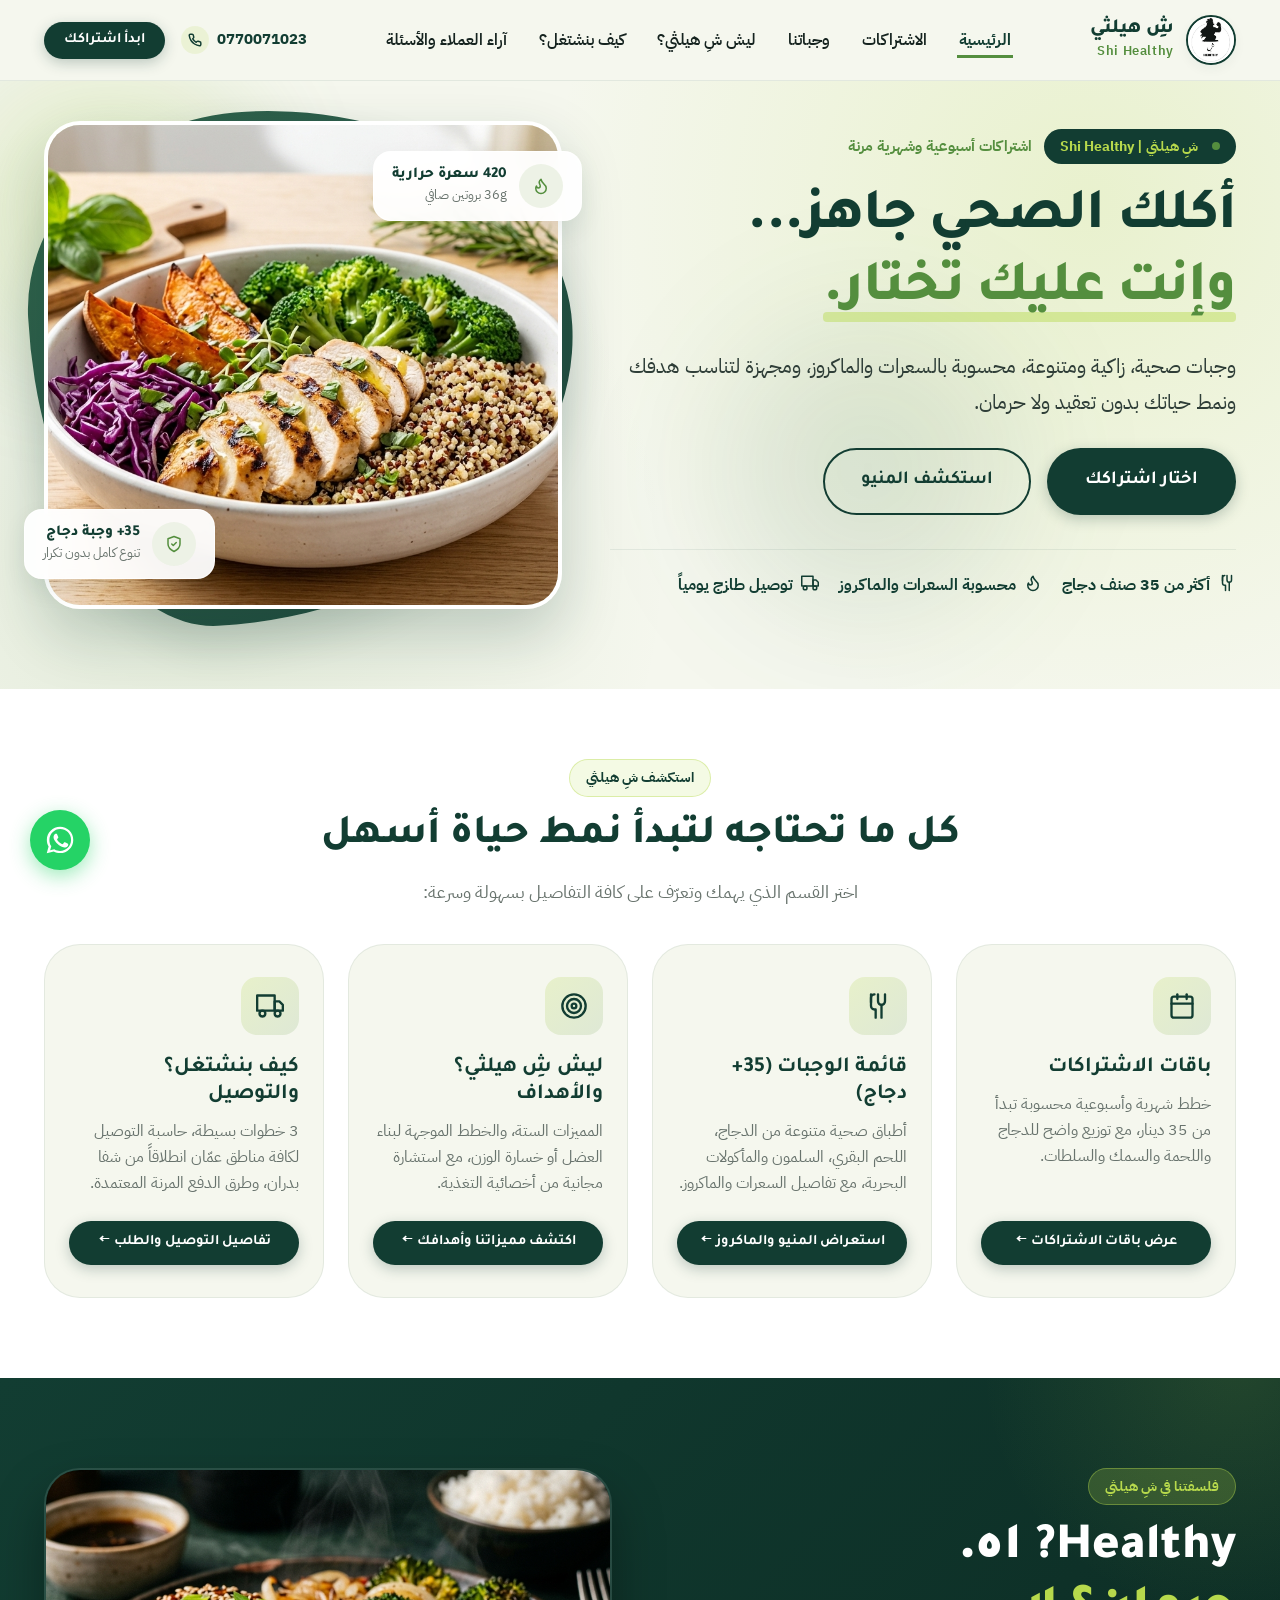
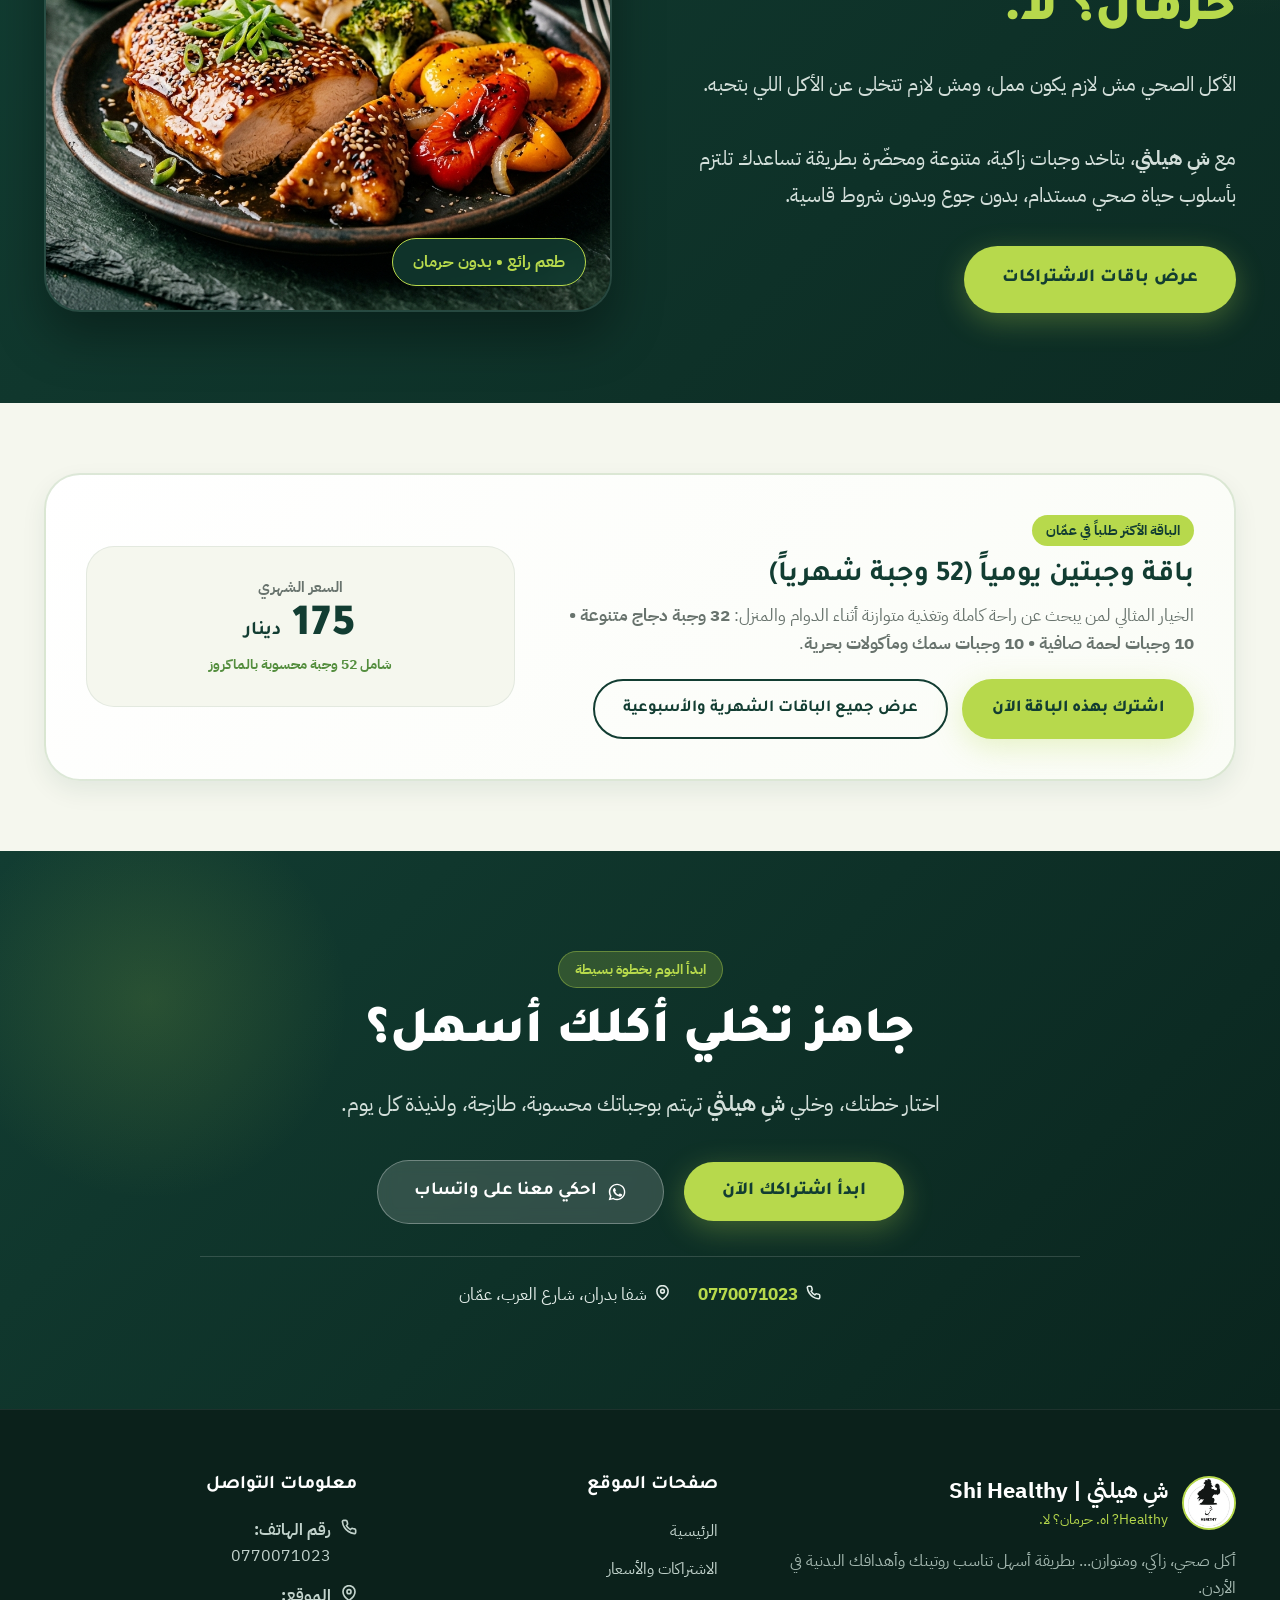
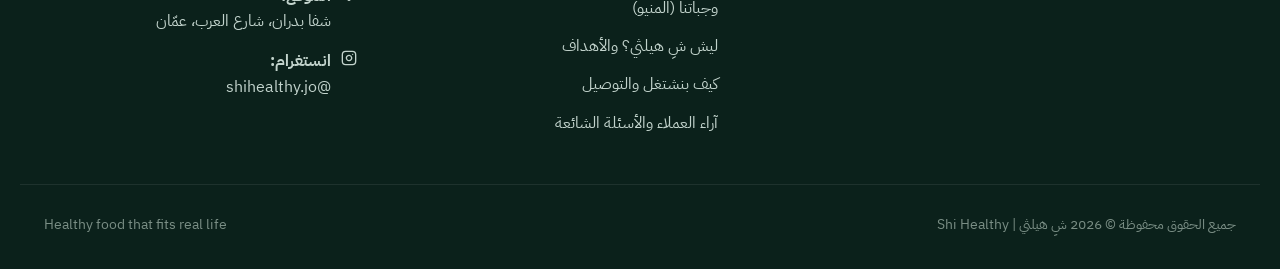
<file: index.html>
<!DOCTYPE html>
<html lang="ar" dir="rtl">
<head>
  <meta charset="UTF-8">
  <meta name="viewport" content="width=device-width, initial-scale=1.0">
  <title>شِ هيلثي | Shi Healthy - اشتراكات وجبات صحية في الأردن</title>
  <meta name="description" content="وجبات صحية، زاكية ومتنوعة محسوبة بالسعرات والماكروز في الأردن. شِ هيلثي توفر لك اشتراكات شهرية وأسبوعية تريحك من التفكير اليومي في الأكل. Healthy? اه. حرمان؟ لا.">
  <meta name="theme-color" content="#123D32">
  <meta property="og:title" content="شِ هيلثي | Shi Healthy - اشتراكات وجبات صحية في عمّان">
  <meta property="og:description" content="أكلك الصحي جاهز وإنت عليك تختار. وجبات صحية، زاكية ومتنوعة، محسوبة بالسعرات والماكروز. شفا بدران، شارع العرب.">
  <meta property="og:image" content="assets/images/hero_dish.jpg">
  <meta property="og:type" content="website">

  <!-- Google Fonts: IBM Plex Sans Arabic & Tajawal -->
  <link rel="preconnect" href="https://fonts.googleapis.com">
  <link rel="preconnect" href="https://fonts.gstatic.com" crossorigin>
  <link href="https://fonts.googleapis.com/css2?family=IBM+Plex+Sans+Arabic:wght@300;400;500;600;700;800&family=Tajawal:wght@400;500;700;800;900&display=swap" rel="stylesheet">

  <link rel="stylesheet" href="index.css">
  <link rel="icon" type="image/png" href="assets/images/shi_healthy_logo.png">
</head>
<body>

  <!-- ==========================================================================
       Sticky Header Navigation
       ========================================================================== -->
  <header class="site-header" id="site-header">
    <div class="container navbar">
      <!-- Right: Brand Logo & Title -->
      <a href="index.html" class="nav-brand" id="brand-logo-link" aria-label="شِ هيلثي الرئيسية">
        <img src="assets/images/shi_healthy_logo.png" alt="شعار شِ هيلثي" class="nav-logo-img" width="50" height="50">
        <div class="nav-brand-text">
          <span class="brand-arabic">شِ هيلثي</span>
          <span class="brand-english">Shi Healthy</span>
        </div>
      </a>

      <!-- Center: Navigation Links -->
      <nav class="desktop-nav" aria-label="القائمة الرئيسية">
        <ul class="nav-links">
          <li><a href="index.html" class="active" id="nav-link-home">الرئيسية</a></li>
          <li><a href="subscriptions.html" id="nav-link-subs">الاشتراكات</a></li>
          <li><a href="meals.html" id="nav-link-meals">وجباتنا</a></li>
          <li><a href="why-us.html" id="nav-link-why">ليش شِ هيلثي؟</a></li>
          <li><a href="how-it-works.html" id="nav-link-how">كيف بنشتغل؟</a></li>
          <li><a href="reviews-faq.html" id="nav-link-reviews">آراء العملاء والأسئلة</a></li>
        </ul>
      </nav>

      <!-- Left: Contact & Primary CTA -->
      <!-- Left: Contact & Primary CTA (Desktop) -->
      <div class="nav-actions">
        <a href="tel:0770071023" class="nav-phone" title="اتصل بنا مباشرة" id="header-phone-link">
          <span class="nav-phone-icon">
            <svg width="14" height="14" viewBox="0 0 24 24" fill="none" stroke="currentColor" stroke-width="2.5" stroke-linecap="round" stroke-linejoin="round"><path d="M22 16.92v3a2 2 0 0 1-2.18 2 19.79 19.79 0 0 1-8.63-3.07 19.5 19.5 0 0 1-6-6 19.79 19.79 0 0 1-3.07-8.67A2 2 0 0 1 4.11 2h3a2 2 0 0 1 2 1.72 12.84 12.84 0 0 0 .7 2.81 2 2 0 0 1-.45 2.11L8.09 9.91a16 16 0 0 0 6 6l1.27-1.27a2 2 0 0 1 2.11-.45 12.84 12.84 0 0 0 2.81.7A2 2 0 0 1 22 16.92z"></path></svg>
          </span>
          <span>0770071023</span>
        </a>
        <button class="btn btn-primary btn-sm trigger-subscription-flow" data-plan-id="plan-m-2" id="header-cta-btn">
          ابدأ اشتراكك
        </button>
      </div>

      <!-- Mobile Top Actions: Quick WhatsApp + Hamburger Button -->
      <div class="mobile-header-actions">
        <a href="https://wa.me/962770071023?text=%D9%85%D8%B1%D8%AD%D8%A8%D8%A7%D9%8B%20%D8%B4%D9%90%20%D9%87%D9%8A%D9%84%D8%AB%D9%8A" class="mobile-quick-wa" aria-label="تواصل واتساب" target="_blank" rel="noopener">
          <svg width="20" height="20" viewBox="0 0 24 24" fill="currentColor"><path d="M12.04 2C6.58 2 2.13 6.45 2.13 11.91C2.13 13.66 2.59 15.36 3.45 16.86L2.05 22L7.3 20.62C8.75 21.41 10.38 21.83 12.04 21.83C17.5 21.83 21.95 17.38 21.95 11.92C21.95 9.27 20.92 6.78 19.05 4.91C17.18 3.03 14.69 2 12.04 2ZM12.05 3.67C14.25 3.67 16.31 4.53 17.87 6.09C19.42 7.65 20.28 9.72 20.28 11.92C20.28 16.46 16.58 20.16 12.04 20.16C10.61 20.16 9.22 19.78 8.01 19.07L7.72 18.9L4.62 19.71L5.45 16.69L5.26 16.38C4.47 15.13 4.05 13.54 4.05 11.91C4.05 7.37 7.75 3.67 12.05 3.67ZM8.84 7.33C8.65 7.33 8.35 7.4 8.1 7.67C7.85 7.94 7.15 8.6 7.15 9.94C7.15 11.28 8.13 12.57 8.27 12.75C8.41 12.94 10.19 15.69 12.92 16.86C15.18 17.84 15.65 17.64 16.14 17.6C16.64 17.55 17.75 16.94 17.98 16.3C18.21 15.65 18.21 15.1 18.14 14.98C18.07 14.87 17.88 14.8 17.6 14.66C17.32 14.52 15.96 13.85 15.71 13.76C15.45 13.67 15.27 13.62 15.08 13.9C14.9 14.18 14.38 14.8 14.22 14.98C14.06 15.17 13.9 15.19 13.62 15.05C13.35 14.91 12.45 14.61 11.39 13.67C10.57 12.94 10.01 12.03 9.87 11.79C9.73 11.54 9.85 11.41 9.99 11.27C10.12 11.14 10.27 10.94 10.41 10.78C10.55 10.62 10.6 10.5 10.69 10.32C10.78 10.13 10.74 9.97 10.67 9.83C10.6 9.69 10.05 8.34 9.82 7.78C9.6 7.24 9.37 7.31 9.2 7.31L8.84 7.33Z"/></svg>
        </a>
        <button class="hamburger-btn" id="hamburger-menu-btn" aria-label="فتح القائمة">
          <svg width="24" height="24" viewBox="0 0 24 24" fill="none" stroke="currentColor" stroke-width="2.5" stroke-linecap="round" stroke-linejoin="round">
            <line x1="3" y1="12" x2="21" y2="12"></line>
            <line x1="3" y1="6" x2="21" y2="6"></line>
            <line x1="3" y1="18" x2="21" y2="18"></line>
          </svg>
        </button>
      </div>
    </div>
  </header>

  <!-- Mobile Drawer Menu (Native App Style) -->
  <div class="mobile-nav" id="mobile-drawer-nav" aria-hidden="true">
    <div class="mobile-nav-panel">
      <div class="mobile-nav-header">
        <a href="index.html" class="nav-brand">
          <img src="assets/images/shi_healthy_logo.png" alt="شِ هيلثي" class="nav-logo-img" width="42" height="42">
          <div class="nav-brand-text">
            <span class="brand-arabic">شِ هيلثي</span>
            <span class="brand-english">Shi Healthy</span>
          </div>
        </a>
        <button class="mobile-close-btn" id="mobile-drawer-close" aria-label="إغلاق القائمة">
          <svg width="20" height="20" viewBox="0 0 24 24" fill="none" stroke="currentColor" stroke-width="2.5" stroke-linecap="round" stroke-linejoin="round">
            <line x1="18" y1="6" x2="6" y2="18"></line>
            <line x1="6" y1="6" x2="18" y2="18"></line>
          </svg>
        </button>
      </div>

      <div class="mobile-nav-tagline">
        <span class="mobile-nav-tagline-dot"></span>
        <span>وجبات صحية طازجة ومحسوبة يومياً في عمّان</span>
      </div>

      <ul class="mobile-links">
        <li>
          <a href="index.html" class="active">
            <span class="mobile-link-inner">
              <span class="mobile-link-icon">
                <svg width="18" height="18" viewBox="0 0 24 24" fill="none" stroke="currentColor" stroke-width="2" stroke-linecap="round" stroke-linejoin="round"><path d="M3 9l9-7 9 7v11a2 2 0 0 1-2 2H5a2 2 0 0 1-2-2z"></path><polyline points="9 22 9 12 15 12 15 22"></polyline></svg>
              </span>
              <span>الرئيسية</span>
            </span>
            <span class="mobile-link-arrow">‹</span>
          </a>
        </li>
        <li>
          <a href="subscriptions.html">
            <span class="mobile-link-inner">
              <span class="mobile-link-icon">
                <svg width="18" height="18" viewBox="0 0 24 24" fill="none" stroke="currentColor" stroke-width="2" stroke-linecap="round" stroke-linejoin="round"><rect x="3" y="4" width="18" height="18" rx="2" ry="2"></rect><line x1="16" y1="2" x2="16" y2="6"></line><line x1="8" y1="2" x2="8" y2="6"></line><line x1="3" y1="10" x2="21" y2="10"></line></svg>
              </span>
              <span>باقات الاشتراكات والأسعار</span>
            </span>
            <span class="mobile-link-arrow">‹</span>
          </a>
        </li>
        <li>
          <a href="meals.html">
            <span class="mobile-link-inner">
              <span class="mobile-link-icon">
                <svg width="18" height="18" viewBox="0 0 24 24" fill="none" stroke="currentColor" stroke-width="2" stroke-linecap="round" stroke-linejoin="round"><path d="M18 2v6a3 3 0 0 1-3 3 3 3 0 0 1-3-3V2"></path><path d="M15 11v11"></path><path d="M6 2v10a3 3 0 0 0 3 3h1v7"></path><path d="M9 2a3 3 0 0 0-3 3v4"></path></svg>
              </span>
              <span>قائمة الوجبات (المنيو)</span>
            </span>
            <span class="mobile-link-arrow">‹</span>
          </a>
        </li>
        <li>
          <a href="why-us.html">
            <span class="mobile-link-inner">
              <span class="mobile-link-icon">
                <svg width="18" height="18" viewBox="0 0 24 24" fill="none" stroke="currentColor" stroke-width="2" stroke-linecap="round" stroke-linejoin="round"><circle cx="12" cy="12" r="10"></circle><circle cx="12" cy="12" r="6"></circle><circle cx="12" cy="12" r="2"></circle></svg>
              </span>
              <span>ليش شِ هيلثي؟ والأهداف</span>
            </span>
            <span class="mobile-link-arrow">‹</span>
          </a>
        </li>
        <li>
          <a href="how-it-works.html">
            <span class="mobile-link-inner">
              <span class="mobile-link-icon">
                <svg width="18" height="18" viewBox="0 0 24 24" fill="none" stroke="currentColor" stroke-width="2" stroke-linecap="round" stroke-linejoin="round"><rect x="1" y="3" width="15" height="13"></rect><polygon points="16 8 20 8 23 11 23 16 16 16 16 8"></polygon><circle cx="5.5" cy="18.5" r="2.5"></circle><circle cx="18.5" cy="18.5" r="2.5"></circle></svg>
              </span>
              <span>كيف بنشتغل والتوصيل</span>
            </span>
            <span class="mobile-link-arrow">‹</span>
          </a>
        </li>
        <li>
          <a href="reviews-faq.html">
            <span class="mobile-link-inner">
              <span class="mobile-link-icon">
                <svg width="18" height="18" viewBox="0 0 24 24" fill="none" stroke="currentColor" stroke-width="2" stroke-linecap="round" stroke-linejoin="round"><path d="M21 15a2 2 0 0 1-2 2H7l-4 4V5a2 2 0 0 1 2-2h14a2 2 0 0 1 2 2z"></path></svg>
              </span>
              <span>آراء العملاء والأسئلة الشائعة</span>
            </span>
            <span class="mobile-link-arrow">‹</span>
          </a>
        </li>
      </ul>

      <div class="mobile-nav-footer">
        <button class="btn btn-primary trigger-subscription-flow" data-plan-id="plan-m-2">
          ابدأ اشتراكك الآن
        </button>
        <a href="https://wa.me/962770071023?text=%D9%85%D8%B1%D8%AD%D8%A8%D8%A7%D9%8B%20%D8%B4%D9%90%20%D9%87%D9%8A%D9%84%D8%AB%D9%8A%D8%8C%20%D8%A3%D9%88%D8%AF%20%D8%A7%D9%84%D8%A7%D8%B3%D8%AA%D9%81%D8%B3%D8%A7%D8%B1%20%D8%B9%D9%86%20%D8%A7%D9%84%D8%A7%D8%B4%D8%AA%D8%B1%D8%A7%D9%83%D8%A7%D8%AA" target="_blank" rel="noopener" class="btn btn-lime">
          <svg width="18" height="18" viewBox="0 0 24 24" fill="currentColor"><path d="M12.04 2C6.58 2 2.13 6.45 2.13 11.91C2.13 13.66 2.59 15.36 3.45 16.86L2.05 22L7.3 20.62C8.75 21.41 10.38 21.83 12.04 21.83C17.5 21.83 21.95 17.38 21.95 11.92C21.95 9.27 20.92 6.78 19.05 4.91C17.18 3.03 14.69 2 12.04 2ZM12.05 3.67C14.25 3.67 16.31 4.53 17.87 6.09C19.42 7.65 20.28 9.72 20.28 11.92C20.28 16.46 16.58 20.16 12.04 20.16C10.61 20.16 9.22 19.78 8.01 19.07L7.72 18.9L4.62 19.71L5.45 16.69L5.26 16.38C4.47 15.13 4.05 13.54 4.05 11.91C4.05 7.37 7.75 3.67 12.05 3.67ZM8.84 7.33C8.65 7.33 8.35 7.4 8.1 7.67C7.85 7.94 7.15 8.6 7.15 9.94C7.15 11.28 8.13 12.57 8.27 12.75C8.41 12.94 10.19 15.69 12.92 16.86C15.18 17.84 15.65 17.64 16.14 17.6C16.64 17.55 17.75 16.94 17.98 16.3C18.21 15.65 18.21 15.1 18.14 14.98C18.07 14.87 17.88 14.8 17.6 14.66C17.32 14.52 15.96 13.85 15.71 13.76C15.45 13.67 15.27 13.62 15.08 13.9C14.9 14.18 14.38 14.8 14.22 14.98C14.06 15.17 13.9 15.19 13.62 15.05C13.35 14.91 12.45 14.61 11.39 13.67C10.57 12.94 10.01 12.03 9.87 11.79C9.73 11.54 9.85 11.41 9.99 11.27C10.12 11.14 10.27 10.94 10.41 10.78C10.55 10.62 10.6 10.5 10.69 10.32C10.78 10.13 10.74 9.97 10.67 9.83C10.6 9.69 10.05 8.34 9.82 7.78C9.6 7.24 9.37 7.31 9.2 7.31L8.84 7.33Z"/></svg>
          تواصل واتساب مباشرة
        </a>
        <div class="mobile-nav-contact-hint">
          شفا بدران، شارع العرب • 0770071023
        </div>
      </div>
    </div>
  </div>

  <main>
    <!-- ==========================================================================
         Hero Section (Focused & Punchy)
         ========================================================================== -->
    <section class="hero-section" id="hero">
      <div class="hero-shape-blob-1"></div>
      <div class="hero-shape-blob-2"></div>
      
      <div class="container hero-grid">
        <!-- Content Column -->
        <div class="hero-content">
          <div class="hero-badge-wrap">
            <span class="hero-badge">
              <span class="badge-dot"></span> شِ هيلثي | Shi Healthy
            </span>
            <span class="hero-trust-tag">اشتراكات أسبوعية وشهرية مرنة</span>
          </div>

          <h1 class="hero-headline">
            أكلك الصحي جاهز...<br>
            <span class="highlight-lime">وإنت عليك تختار.</span>
          </h1>

          <p class="hero-subheadline">
            وجبات صحية، زاكية ومتنوعة، محسوبة بالسعرات والماكروز، ومجهزة لتناسب هدفك ونمط حياتك بدون تعقيد ولا حرمان.
          </p>

          <div class="hero-cta-group">
            <a href="subscriptions.html" class="btn btn-primary btn-lg" id="hero-primary-cta">
              اختار اشتراكك
            </a>
            <a href="meals.html" class="btn btn-secondary btn-lg" id="hero-secondary-cta">
              استكشف المنيو
            </a>
          </div>

          <!-- 3 Small Benefits Under CTAs -->
          <div class="hero-benefits">
            <div class="hero-benefit-item">
              <span class="icon">
                <svg width="18" height="18" viewBox="0 0 24 24" fill="none" stroke="currentColor" stroke-width="2" stroke-linecap="round" stroke-linejoin="round"><path d="M18 2v6a3 3 0 0 1-3 3 3 3 0 0 1-3-3V2"></path><path d="M15 11v11"></path><path d="M6 2v10a3 3 0 0 0 3 3h1v7"></path><path d="M9 2a3 3 0 0 0-3 3v4"></path></svg>
              </span>
              <span>أكثر من 35 صنف دجاج</span>
            </div>
            <div class="hero-benefit-item">
              <span class="icon">
                <svg width="18" height="18" viewBox="0 0 24 24" fill="none" stroke="currentColor" stroke-width="2" stroke-linecap="round" stroke-linejoin="round"><path d="M8.5 14.5A2.5 2.5 0 0 0 11 12c0-1.38-.5-2-1-3-1.072-2.143-.224-4.054 2-6 .5 2.5 2 4.9 4 6.5 2 1.6 3 3.5 3 5.5a7 7 0 1 1-14 0c0-1.153.433-2.294 1-3a2.5 2.5 0 0 0 2.5 2.5z"></path></svg>
              </span>
              <span>محسوبة السعرات والماكروز</span>
            </div>
            <div class="hero-benefit-item">
              <span class="icon">
                <svg width="18" height="18" viewBox="0 0 24 24" fill="none" stroke="currentColor" stroke-width="2" stroke-linecap="round" stroke-linejoin="round"><rect x="1" y="3" width="15" height="13"></rect><polygon points="16 8 20 8 23 11 23 16 16 16 16 8"></polygon><circle cx="5.5" cy="18.5" r="2.5"></circle><circle cx="18.5" cy="18.5" r="2.5"></circle></svg>
              </span>
              <span>توصيل طازج يومياً</span>
            </div>
          </div>
        </div>

        <!-- Visual Photography Column (40-50% dominant) -->
        <div class="hero-visual-wrapper">
          <div class="hero-organic-bg"></div>
          
          <div class="hero-image-card">
            <img src="assets/images/hero_dish.jpg" alt="طبق دجاج مشوي صحي مع كينوا وخضار مشوية من شِ هيلثي" width="620" height="480" loading="eager">
          </div>

          <!-- Floating Micro Badges -->
          <div class="hero-floating-badge hero-badge-left">
            <div class="badge-icon-box">
              <svg width="18" height="18" viewBox="0 0 24 24" fill="none" stroke="currentColor" stroke-width="2" stroke-linecap="round" stroke-linejoin="round"><path d="M8.5 14.5A2.5 2.5 0 0 0 11 12c0-1.38-.5-2-1-3-1.072-2.143-.224-4.054 2-6 .5 2.5 2 4.9 4 6.5 2 1.6 3 3.5 3 5.5a7 7 0 1 1-14 0c0-1.153.433-2.294 1-3a2.5 2.5 0 0 0 2.5 2.5z"></path></svg>
            </div>
            <div class="badge-text-box">
              <h4>420 سعرة حرارية</h4>
              <p>36g بروتين صافي</p>
            </div>
          </div>

          <div class="hero-floating-badge hero-badge-right">
            <div class="badge-icon-box">
              <svg width="18" height="18" viewBox="0 0 24 24" fill="none" stroke="currentColor" stroke-width="2" stroke-linecap="round" stroke-linejoin="round"><path d="M12 22s8-4 8-10V5l-8-3-8 3v7c0 6 8 10 8 10z"></path><path d="m9 12 2 2 4-4"></path></svg>
            </div>
            <div class="badge-text-box">
              <h4>35+ وجبة دجاج</h4>
              <p>تنوع كامل بدون تكرار</p>
            </div>
          </div>
        </div>
      </div>
    </section>

    <!-- ==========================================================================
         Sections Gateway (Fast Navigation to Subpages)
         ========================================================================== -->
    <section class="sections-gateway">
      <div class="container">
        <div class="section-header text-center" style="margin-bottom: 24px;">
          <span class="section-tag">استكشف شِ هيلثي</span>
          <h2>كل ما تحتاجه لتبدأ نمط حياة أسهل</h2>
          <p>اختر القسم الذي يهمك وتعرّف على كافة التفاصيل بسهولة وسرعة:</p>
        </div>

        <div class="sections-gateway-grid">
          <!-- Gateway 1: Subscriptions -->
          <div class="gateway-card">
            <div>
              <div class="gateway-icon">
                <svg width="26" height="26" viewBox="0 0 24 24" fill="none" stroke="currentColor" stroke-width="2" stroke-linecap="round" stroke-linejoin="round"><rect x="3" y="4" width="18" height="18" rx="2" ry="2"></rect><line x1="16" y1="2" x2="16" y2="6"></line><line x1="8" y1="2" x2="8" y2="6"></line><line x1="3" y1="10" x2="21" y2="10"></line></svg>
              </div>
              <h3>باقات الاشتراكات</h3>
              <p>خطط شهرية وأسبوعية محسوبة تبدأ من 35 دينار، مع توزيع واضح للدجاج واللحمة والسمك والسلطات.</p>
            </div>
            <a href="subscriptions.html" class="btn btn-primary btn-sm">عرض باقات الاشتراكات ←</a>
          </div>

          <!-- Gateway 2: Meals / Menu -->
          <div class="gateway-card">
            <div>
              <div class="gateway-icon">
                <svg width="26" height="26" viewBox="0 0 24 24" fill="none" stroke="currentColor" stroke-width="2" stroke-linecap="round" stroke-linejoin="round"><path d="M18 2v6a3 3 0 0 1-3 3 3 3 0 0 1-3-3V2"></path><path d="M15 11v11"></path><path d="M6 2v10a3 3 0 0 0 3 3h1v7"></path><path d="M9 2a3 3 0 0 0-3 3v4"></path></svg>
              </div>
              <h3>قائمة الوجبات (35+ دجاج)</h3>
              <p>أطباق صحية متنوعة من الدجاج، اللحم البقري، السلمون والمأكولات البحرية، مع تفاصيل السعرات والماكروز.</p>
            </div>
            <a href="meals.html" class="btn btn-primary btn-sm">استعراض المنيو والماكروز ←</a>
          </div>

          <!-- Gateway 3: Why Us & Goals -->
          <div class="gateway-card">
            <div>
              <div class="gateway-icon">
                <svg width="26" height="26" viewBox="0 0 24 24" fill="none" stroke="currentColor" stroke-width="2" stroke-linecap="round" stroke-linejoin="round"><circle cx="12" cy="12" r="10"></circle><circle cx="12" cy="12" r="6"></circle><circle cx="12" cy="12" r="2"></circle></svg>
              </div>
              <h3>ليش شِ هيلثي؟ والأهداف</h3>
              <p>المميزات الستة، والخطط الموجهة لبناء العضل أو خسارة الوزن، مع استشارة مجانية من أخصائية التغذية.</p>
            </div>
            <a href="why-us.html" class="btn btn-primary btn-sm">اكتشف مميزاتنا وأهدافك ←</a>
          </div>

          <!-- Gateway 4: How it Works & Delivery -->
          <div class="gateway-card">
            <div>
              <div class="gateway-icon">
                <svg width="26" height="26" viewBox="0 0 24 24" fill="none" stroke="currentColor" stroke-width="2" stroke-linecap="round" stroke-linejoin="round"><rect x="1" y="3" width="15" height="13"></rect><polygon points="16 8 20 8 23 11 23 16 16 16 16 8"></polygon><circle cx="5.5" cy="18.5" r="2.5"></circle><circle cx="18.5" cy="18.5" r="2.5"></circle></svg>
              </div>
              <h3>كيف بنشتغل؟ والتوصيل</h3>
              <p>3 خطوات بسيطة، حاسبة التوصيل لكافة مناطق عمّان انطلاقاً من شفا بدران، وطرق الدفع المرنة المعتمدة.</p>
            </div>
            <a href="how-it-works.html" class="btn btn-primary btn-sm">تفاصيل التوصيل والطلب ←</a>
          </div>
        </div>
      </div>
    </section>

    <!-- ==========================================================================
         Core Brand Message ("Healthy? اه. حرمان؟ لا.")
         ========================================================================== -->
    <section class="brand-message-section" id="brand-message">
      <div class="container message-grid">
        <div class="message-content">
          <span class="section-tag" style="background: rgba(183, 217, 76, 0.2); color: var(--lime-accent); border-color: rgba(183, 217, 76, 0.4);">
            فلسفتنا في شِ هيلثي
          </span>
          <h2>
            Healthy? اه.<br>
            <span class="lime-word">حرمان؟ لا.</span>
          </h2>
          <p>
            الأكل الصحي مش لازم يكون ممل، ومش لازم تتخلى عن الأكل اللي بتحبه.<br><br>
            مع <strong>شِ هيلثي</strong>، بتاخد وجبات زاكية، متنوعة ومحضّرة بطريقة تساعدك تلتزم بأسلوب حياة صحي مستدام، بدون جوع وبدون شروط قاسية.
          </p>
          <a href="subscriptions.html" class="btn btn-lime btn-lg">
            عرض باقات الاشتراكات
          </a>
        </div>

        <div class="message-image-wrap">
          <img src="assets/images/food_experience.jpg" alt="وجبة دجاج ترياكي صحية زاكية وغنية بالنكهات" width="600" height="440" loading="lazy">
          <div class="message-badge-tag">طعم رائع • بدون حرمان</div>
        </div>
      </div>
    </section>

    <!-- ==========================================================================
         Featured Plan Highlight (The Most Popular Plan)
         ========================================================================== -->
    <section class="featured-plan-section">
      <div class="container">
        <div class="featured-plan-box">
          <div class="featured-plan-info">
            <span class="featured-plan-badge">الباقة الأكثر طلباً في عمّان</span>
            <h3>باقة وجبتين يومياً (52 وجبة شهرياً)</h3>
            <p>
              الخيار المثالي لمن يبحث عن راحة كاملة وتغذية متوازنة أثناء الدوام والمنزل:
              <strong>32 وجبة دجاج متنوعة • 10 وجبات لحمة صافية • 10 وجبات سمك ومأكولات بحرية</strong>.
            </p>
            <div style="margin-top: 20px; display: flex; gap: 14px; flex-wrap: wrap;">
              <button class="btn btn-lime trigger-subscription-flow" data-plan-id="plan-m-2">
                اشترك بهذه الباقة الآن
              </button>
              <a href="subscriptions.html" class="btn btn-secondary">
                عرض جميع الباقات الشهرية والأسبوعية
              </a>
            </div>
          </div>

          <div class="featured-plan-pricing">
            <span style="font-size: 0.95rem; font-weight: 700; color: var(--text-muted); display: block; margin-bottom: 6px;">السعر الشهري</span>
            <div class="price-main">175 <span style="font-size: 1.2rem; font-weight: 700;">دينار</span></div>
            <span style="font-size: 0.88rem; color: var(--fresh-green); font-weight: 700;">شامل 52 وجبة محسوبة بالماكروز</span>
          </div>
        </div>
      </div>
    </section>

    <!-- ==========================================================================
         Final Conversion CTA Section
         ========================================================================== -->
    <section class="final-cta-section" id="final-cta">
      <div class="container">
        <div class="final-cta-card">
          <span class="section-tag" style="background: rgba(183, 217, 76, 0.2); color: var(--lime-accent); border-color: rgba(183, 217, 76, 0.4);">
            ابدأ اليوم بخطوة بسيطة
          </span>
          <h2>جاهز تخلي أكلك أسهل؟</h2>
          <p>اختار خطتك، وخلي <strong>شِ هيلثي</strong> تهتم بوجباتك محسوبة، طازجة، ولذيذة كل يوم.</p>

          <div class="final-cta-buttons">
            <button class="btn btn-lime btn-lg trigger-subscription-flow" data-plan-id="plan-m-2" id="final-start-cta">
              ابدأ اشتراكك الآن
            </button>
            <a href="https://wa.me/962770071023?text=%D9%85%D8%B1%D8%AD%D8%A8%D8%A7%D9%8B%20%D8%B4%D9%90%20%D9%87%D9%8A%D9%84%D8%AB%D9%8A%D8%8C%20%D8%A3%D9%88%D8%AF%20%D8%A7%D9%84%D8%A7%D8%B3%D8%AA%D9%81%D8%B3%D8%A7%D8%B1%20%D8%B9%D9%86%20%D8%A7%D9%84%D8%A7%D8%B4%D8%AA%D8%B1%D8%A7%D9%83%D8%A7%D8%AA" target="_blank" class="btn btn-ghost-white btn-lg" id="final-whatsapp-cta">
              <svg width="20" height="20" viewBox="0 0 24 24" fill="currentColor"><path d="M12.04 2C6.58 2 2.13 6.45 2.13 11.91C2.13 13.66 2.59 15.36 3.45 16.86L2.05 22L7.3 20.62C8.75 21.41 10.38 21.83 12.04 21.83C17.5 21.83 21.95 17.38 21.95 11.92C21.95 9.27 20.92 6.78 19.05 4.91C17.18 3.03 14.69 2 12.04 2ZM12.05 3.67C14.25 3.67 16.31 4.53 17.87 6.09C19.42 7.65 20.28 9.72 20.28 11.92C20.28 16.46 16.58 20.16 12.04 20.16C10.61 20.16 9.22 19.78 8.01 19.07L7.72 18.9L4.62 19.71L5.45 16.69L5.26 16.38C4.47 15.13 4.05 13.54 4.05 11.91C4.05 7.37 7.75 3.67 12.05 3.67ZM8.84 7.33C8.65 7.33 8.35 7.4 8.1 7.67C7.85 7.94 7.15 8.6 7.15 9.94C7.15 11.28 8.13 12.57 8.27 12.75C8.41 12.94 10.19 15.69 12.92 16.86C15.18 17.84 15.65 17.64 16.14 17.6C16.64 17.55 17.75 16.94 17.98 16.3C18.21 15.65 18.21 15.1 18.14 14.98C18.07 14.87 17.88 14.8 17.6 14.66C17.32 14.52 15.96 13.85 15.71 13.76C15.45 13.67 15.27 13.62 15.08 13.9C14.9 14.18 14.38 14.8 14.22 14.98C14.06 15.17 13.9 15.19 13.62 15.05C13.35 14.91 12.45 14.61 11.39 13.67C10.57 12.94 10.01 12.03 9.87 11.79C9.73 11.54 9.85 11.41 9.99 11.27C10.12 11.14 10.27 10.94 10.41 10.78C10.55 10.62 10.6 10.5 10.69 10.32C10.78 10.13 10.74 9.97 10.67 9.83C10.6 9.69 10.05 8.34 9.82 7.78C9.6 7.24 9.37 7.31 9.2 7.31L8.84 7.33Z"/></svg>
              احكي معنا على واتساب
            </a>
          </div>

          <div class="final-contact-row">
            <div class="final-contact-item">
              <span>
                <svg width="15" height="15" viewBox="0 0 24 24" fill="none" stroke="currentColor" stroke-width="2.5" stroke-linecap="round" stroke-linejoin="round"><path d="M22 16.92v3a2 2 0 0 1-2.18 2 19.79 19.79 0 0 1-8.63-3.07 19.5 19.5 0 0 1-6-6 19.79 19.79 0 0 1-3.07-8.67A2 2 0 0 1 4.11 2h3a2 2 0 0 1 2 1.72 12.84 12.84 0 0 0 .7 2.81 2 2 0 0 1-.45 2.11L8.09 9.91a16 16 0 0 0 6 6l1.27-1.27a2 2 0 0 1 2.11-.45 12.84 12.84 0 0 0 2.81.7A2 2 0 0 1 22 16.92z"></path></svg>
              </span>
              <a href="tel:0770071023">0770071023</a>
            </div>
            <div class="final-contact-item">
              <span>
                <svg width="15" height="15" viewBox="0 0 24 24" fill="none" stroke="currentColor" stroke-width="2.5" stroke-linecap="round" stroke-linejoin="round"><path d="M21 10c0 7-9 13-9 13s-9-6-9-13a9 9 0 0 1 18 0z"></path><circle cx="12" cy="10" r="3"></circle></svg>
              </span>
              <span>شفا بدران، شارع العرب، عمّان</span>
            </div>
          </div>
        </div>
      </div>
    </section>
  </main>

  <!-- ==========================================================================
       Footer
       ========================================================================== -->
  <footer class="site-footer">
    <div class="container footer-grid">
      <!-- Col 1: Brand Info -->
      <div class="footer-brand">
        <div class="footer-logo-row">
          <img src="assets/images/shi_healthy_logo.png" alt="شِ هيلثي" class="footer-logo-img">
          <div>
            <div class="footer-brand-title">شِ هيلثي | Shi Healthy</div>
            <div style="font-size: 0.85rem; color: var(--lime-accent);">Healthy? اه. حرمان؟ لا.</div>
          </div>
        </div>
        <p class="footer-brand-desc">
          أكل صحي، زاكي، ومتوازن... بطريقة أسهل تناسب روتينك وأهدافك البدنية في الأردن.
        </p>
      </div>

      <!-- Col 2: Navigation Links -->
      <div class="footer-col">
        <h4>صفحات الموقع</h4>
        <ul class="footer-links-list">
          <li><a href="index.html">الرئيسية</a></li>
          <li><a href="subscriptions.html">الاشتراكات والأسعار</a></li>
          <li><a href="meals.html">وجباتنا (المنيو)</a></li>
          <li><a href="why-us.html">ليش شِ هيلثي؟ والأهداف</a></li>
          <li><a href="how-it-works.html">كيف بنشتغل والتوصيل</a></li>
          <li><a href="reviews-faq.html">آراء العملاء والأسئلة الشائعة</a></li>
        </ul>
      </div>

      <!-- Col 3: Contact Info -->
      <div class="footer-col">
        <h4>معلومات التواصل</h4>
        <div class="footer-contact-info">
          <div class="footer-contact-row">
            <span>
              <svg width="16" height="16" viewBox="0 0 24 24" fill="none" stroke="currentColor" stroke-width="2.5" stroke-linecap="round" stroke-linejoin="round"><path d="M22 16.92v3a2 2 0 0 1-2.18 2 19.79 19.79 0 0 1-8.63-3.07 19.5 19.5 0 0 1-6-6 19.79 19.79 0 0 1-3.07-8.67A2 2 0 0 1 4.11 2h3a2 2 0 0 1 2 1.72 12.84 12.84 0 0 0 .7 2.81 2 2 0 0 1-.45 2.11L8.09 9.91a16 16 0 0 0 6 6l1.27-1.27a2 2 0 0 1 2.11-.45 12.84 12.84 0 0 0 2.81.7A2 2 0 0 1 22 16.92z"></path></svg>
            </span>
            <div>
              <strong>رقم الهاتف:</strong><br>
              <a href="tel:0770071023" style="direction: ltr; display: inline-block;">0770071023</a>
            </div>
          </div>
          <div class="footer-contact-row">
            <span>
              <svg width="16" height="16" viewBox="0 0 24 24" fill="none" stroke="currentColor" stroke-width="2.5" stroke-linecap="round" stroke-linejoin="round"><path d="M21 10c0 7-9 13-9 13s-9-6-9-13a9 9 0 0 1 18 0z"></path><circle cx="12" cy="10" r="3"></circle></svg>
            </span>
            <div>
              <strong>الموقع:</strong><br>
              شفا بدران، شارع العرب، عمّان
            </div>
          </div>
          <div class="footer-contact-row">
            <span>
              <svg width="16" height="16" viewBox="0 0 24 24" fill="none" stroke="currentColor" stroke-width="2" stroke-linecap="round" stroke-linejoin="round"><rect x="2" y="2" width="20" height="20" rx="5" ry="5"></rect><path d="M16 11.37A4 4 0 1 1 12.63 8 4 4 0 0 1 16 11.37z"></path><line x1="17.5" y1="6.5" x2="17.51" y2="6.5"></line></svg>
            </span>
            <div>
              <strong>انستغرام:</strong><br>
              <a href="https://instagram.com" target="_blank" rel="noopener">@shihealthy.jo</a>
            </div>
          </div>
        </div>
      </div>
    </div>

    <div class="container footer-bottom">
      <div>جميع الحقوق محفوظة © 2026 شِ هيلثي | Shi Healthy</div>
      <div>Healthy food that fits real life</div>
    </div>
  </footer>

  <!-- ==========================================================================
       Mobile Sticky Bottom CTA Bar & WhatsApp Floating Button
       ========================================================================== -->
  <div class="mobile-sticky-bar" id="mobile-sticky-bar">
    <button class="btn btn-primary trigger-subscription-flow" data-plan-id="plan-m-2">
      ابدأ اشتراكك الآن
    </button>
    <a href="https://wa.me/962770071023?text=%D9%85%D8%B1%D8%AD%D8%A8%D8%A7%D9%8B%20%D8%B4%D9%90%20%D9%87%D9%8A%D9%84%D8%AB%D9%8A%D8%8C%20%D8%A3%D9%88%D8%AF%20%D8%A7%D9%84%D8%A7%D8%B3%D8%AA%D9%81%D8%B3%D8%A7%D8%B1%20%D8%B9%D9%86%20%D8%A7%D9%84%D8%A7%D8%B4%D8%AA%D8%B1%D8%A7%D9%83%D8%A7%D8%AA" target="_blank" class="mobile-whatsapp-btn" aria-label="محادثة واتساب">
      <svg width="24" height="24" viewBox="0 0 24 24" fill="currentColor"><path d="M12.04 2C6.58 2 2.13 6.45 2.13 11.91C2.13 13.66 2.59 15.36 3.45 16.86L2.05 22L7.3 20.62C8.75 21.41 10.38 21.83 12.04 21.83C17.5 21.83 21.95 17.38 21.95 11.92C21.95 9.27 20.92 6.78 19.05 4.91C17.18 3.03 14.69 2 12.04 2ZM12.05 3.67C14.25 3.67 16.31 4.53 17.87 6.09C19.42 7.65 20.28 9.72 20.28 11.92C20.28 16.46 16.58 20.16 12.04 20.16C10.61 20.16 9.22 19.78 8.01 19.07L7.72 18.9L4.62 19.71L5.45 16.69L5.26 16.38C4.47 15.13 4.05 13.54 4.05 11.91C4.05 7.37 7.75 3.67 12.05 3.67ZM8.84 7.33C8.65 7.33 8.35 7.4 8.1 7.67C7.85 7.94 7.15 8.6 7.15 9.94C7.15 11.28 8.13 12.57 8.27 12.75C8.41 12.94 10.19 15.69 12.92 16.86C15.18 17.84 15.65 17.64 16.14 17.6C16.64 17.55 17.75 16.94 17.98 16.3C18.21 15.65 18.21 15.1 18.14 14.98C18.07 14.87 17.88 14.8 17.6 14.66C17.32 14.52 15.96 13.85 15.71 13.76C15.45 13.67 15.27 13.62 15.08 13.9C14.9 14.18 14.38 14.8 14.22 14.98C14.06 15.17 13.9 15.19 13.62 15.05C13.35 14.91 12.45 14.61 11.39 13.67C10.57 12.94 10.01 12.03 9.87 11.79C9.73 11.54 9.85 11.41 9.99 11.27C10.12 11.14 10.27 10.94 10.41 10.78C10.55 10.62 10.6 10.5 10.69 10.32C10.78 10.13 10.74 9.97 10.67 9.83C10.6 9.69 10.05 8.34 9.82 7.78C9.6 7.24 9.37 7.31 9.2 7.31L8.84 7.33Z"/></svg>
    </a>
  </div>

  <a href="https://wa.me/962770071023?text=%D9%85%D8%B1%D8%AD%D8%A8%D8%A7%D9%8B%20%D8%B4%D9%90%20%D9%87%D9%8A%D9%84%D8%AB%D9%8A%D8%8C%20%D8%A3%D9%88%D8%AF%20%D8%A7%D9%84%D8%A7%D8%B3%D8%AA%D9%81%D8%B3%D8%A7%D8%B1%20%D8%B9%D9%86%20%D8%A7%D9%84%D8%A7%D8%B4%D8%AA%D8%B1%D8%A7%D9%83%D8%A7%D8%AA" target="_blank" class="floating-whatsapp" id="floating-whatsapp-btn" aria-label="احكي معنا على واتساب">
    <svg width="32" height="32" viewBox="0 0 24 24" fill="currentColor"><path d="M12.04 2C6.58 2 2.13 6.45 2.13 11.91C2.13 13.66 2.59 15.36 3.45 16.86L2.05 22L7.3 20.62C8.75 21.41 10.38 21.83 12.04 21.83C17.5 21.83 21.95 17.38 21.95 11.92C21.95 9.27 20.92 6.78 19.05 4.91C17.18 3.03 14.69 2 12.04 2ZM12.05 3.67C14.25 3.67 16.31 4.53 17.87 6.09C19.42 7.65 20.28 9.72 20.28 11.92C20.28 16.46 16.58 20.16 12.04 20.16C10.61 20.16 9.22 19.78 8.01 19.07L7.72 18.9L4.62 19.71L5.45 16.69L5.26 16.38C4.47 15.13 4.05 13.54 4.05 11.91C4.05 7.37 7.75 3.67 12.05 3.67ZM8.84 7.33C8.65 7.33 8.35 7.4 8.1 7.67C7.85 7.94 7.15 8.6 7.15 9.94C7.15 11.28 8.13 12.57 8.27 12.75C8.41 12.94 10.19 15.69 12.92 16.86C15.18 17.84 15.65 17.64 16.14 17.6C16.64 17.55 17.75 16.94 17.98 16.3C18.21 15.65 18.21 15.1 18.14 14.98C18.07 14.87 17.88 14.8 17.6 14.66C17.32 14.52 15.96 13.85 15.71 13.76C15.45 13.67 15.27 13.62 15.08 13.9C14.9 14.18 14.38 14.8 14.22 14.98C14.06 15.17 13.9 15.19 13.62 15.05C13.35 14.91 12.45 14.61 11.39 13.67C10.57 12.94 10.01 12.03 9.87 11.79C9.73 11.54 9.85 11.41 9.99 11.27C10.12 11.14 10.27 10.94 10.41 10.78C10.55 10.62 10.6 10.5 10.69 10.32C10.78 10.13 10.74 9.97 10.67 9.83C10.6 9.69 10.05 8.34 9.82 7.78C9.6 7.24 9.37 7.31 9.2 7.31L8.84 7.33Z"/></svg>
  </a>

  <!-- ==========================================================================
       FLOW B: Multi-Step Subscription Checkout Modal
       ========================================================================== -->
  <div class="modal-overlay" id="checkout-modal" role="dialog" aria-modal="true" aria-labelledby="modal-step-title">
    <div class="checkout-modal-card">
      <div class="modal-header">
        <h3 id="modal-step-title">طلب اشتراك جديد</h3>
        <button class="modal-close-btn" id="modal-close-btn" aria-label="إغلاق النافذة">✕</button>
      </div>

      <div class="stepper-progress-bar">
        <div class="step-indicator active" data-step="1">
          <div class="step-circle">1</div>
          <span class="step-label">الاشتراك</span>
        </div>
        <div class="step-indicator" data-step="2">
          <div class="step-circle">2</div>
          <span class="step-label">الوجبات</span>
        </div>
        <div class="step-indicator" data-step="3">
          <div class="step-circle">3</div>
          <span class="step-label">البيانات</span>
        </div>
        <div class="step-indicator" data-step="4">
          <div class="step-circle">4</div>
          <span class="step-label">الدفع</span>
        </div>
        <div class="step-indicator" data-step="5">
          <div class="step-circle">5</div>
          <span class="step-label">التأكيد</span>
        </div>
      </div>

      <div class="modal-body">
        <div class="checkout-step-panel active" data-step="1">
          <h4 style="font-size: 1.2rem; color: var(--primary-dark); margin-bottom: 6px;">الخطوة 1: حدد نوع الاشتراك</h4>
          <p style="font-size: 0.95rem; color: var(--text-muted); margin-bottom: 16px;">
            اضغط على الخطة التي تناسب عدد وجباتك الشهري أو الأسبوعي:
          </p>
          <div class="modal-plans-list" id="modal-plans-list-container"></div>
        </div>

        <div class="checkout-step-panel" data-step="2">
          <h4 style="font-size: 1.2rem; color: var(--primary-dark); margin-bottom: 6px;">الخطوة 2: اختار وجباتك المفضلة</h4>
          <p style="font-size: 0.95rem; color: var(--text-muted); margin-bottom: 16px;">
            حدد الوجبات التي ترغب بها، وسيقوم شيف شِ هيلثي بتجهيزها وتنسيق التوصيل حسب الخطة:
          </p>
          <div class="meals-counter-bar" id="modal-meals-counter-bar"></div>
          <div class="meals-selection-grid" id="modal-meals-grid"></div>
        </div>

        <div class="checkout-step-panel" data-step="3">
          <h4 style="font-size: 1.2rem; color: var(--primary-dark); margin-bottom: 6px;">الخطوة 3: بيانات التوصيل والتواصل</h4>
          <p style="font-size: 0.95rem; color: var(--text-muted); margin-bottom: 20px;">
            أدخل عنوانك بالتفصيل حتى يتم تنسيق خط التوصيل:
          </p>
          <div class="lead-form-grid" style="margin-top: 0;">
            <div>
              <label for="cust-name" class="form-label">الاسم الكامل *</label>
              <input type="text" id="cust-name" class="form-input" placeholder="اسمك الكريم" required>
            </div>
            <div>
              <label for="cust-phone" class="form-label">رقم الهاتف *</label>
              <input type="tel" id="cust-phone" class="form-input" placeholder="07XXXXXXXX" required>
            </div>
            <div>
              <label for="cust-area" class="form-label">المنطقة في عمّان *</label>
              <select id="cust-area" class="form-select" required>
                <option value="">-- اختار منطقتك --</option>
              </select>
            </div>
            <div>
              <label for="cust-address" class="form-label">العنوان بالتفصيل *</label>
              <input type="text" id="cust-address" class="form-input" placeholder="اسم الشارع، البناية، رقم الشقة">
            </div>
            <div class="form-group-full">
              <label for="cust-notes" class="form-label">ملاحظات التوصيل أو الحساسية من أطعمة معينة</label>
              <textarea id="cust-notes" class="form-textarea" rows="2" placeholder="أي تفاصيل خاصة بتسليم الوجبات أو تفضيلات النكهات"></textarea>
            </div>
          </div>
          <div style="background-color: #FFF9E6; border: 1px solid #E5A823; padding: 10px 14px; border-radius: var(--radius-sm); font-size: 0.85rem; color: #7A5300; margin-top: 14px;">
            * تذكير: تكلفة التوصيل لا تشمل سعر الاشتراك ويتم احتسابها بحسب المنطقة الجغرافية.
          </div>
        </div>

        <div class="checkout-step-panel" data-step="4">
          <h4 style="font-size: 1.2rem; color: var(--primary-dark); margin-bottom: 6px;">الخطوة 4: طريقة الدفع</h4>
          <p style="font-size: 0.95rem; color: var(--text-muted); margin-bottom: 16px;">
            اختر وسيلة الدفع المعتمدة المناسبة لك:
          </p>
          <div class="payment-options-list">
            <label class="payment-option-row selected">
              <input type="radio" name="payment_choice" value="cod" class="payment-radio" checked>
              <div class="payment-title-wrap">
                <h4>الدفع عند الاستلام (كاش)</h4>
                <p>تدفع عند استلام أول دفعة وجبات مباشرة للمندوب</p>
              </div>
            </label>

            <label class="payment-option-row">
              <input type="radio" name="payment_choice" value="card" class="payment-radio">
              <div class="payment-title-wrap">
                <h4>البطاقة الائتمانية (Visa / Mastercard)</h4>
                <p>رابط دفع إلكتروني آمن يتم إرساله إليك</p>
              </div>
            </label>

            <label class="payment-option-row">
              <input type="radio" name="payment_choice" value="cliq" class="payment-radio">
              <div class="payment-title-wrap">
                <h4>كليك والمحافظ الإلكترونية (CliQ / Zain Cash)</h4>
                <p>تحويل فوري عبر اسم المستخدم المعتمد</p>
              </div>
            </label>

            <label class="payment-option-row">
              <input type="radio" name="payment_choice" value="split" class="payment-radio">
              <div class="payment-title-wrap">
                <h4>الدفع مقسم على دفعتين</h4>
                <p>متاح للاشتراكات الشهرية (دفعة عند البدء ودفعة في منتصف الشهر)</p>
              </div>
            </label>
          </div>
        </div>

        <div class="checkout-step-panel" data-step="5">
          <div class="order-success-box">
            <div class="success-icon-animated">✓</div>
            <h3 style="font-size: 1.6rem; color: var(--primary-dark); margin-bottom: 8px;">تم تسجيل طلبك بنجاح!</h3>
            <p style="font-size: 1.05rem; color: var(--text-muted);">
              شكرًا لاختيارك <strong>شِ هيلثي</strong>. فريقنا سيقوم بمراجعة طلبك والتواصل معك لتأكيد موعد أول توصيل.
            </p>
            <div class="order-summary-card" id="order-summary-content"></div>
            <div style="display: flex; flex-direction: column; gap: 12px; align-items: center;">
              <a href="#" id="confirm-whatsapp-btn" target="_blank" class="btn btn-lime btn-lg" style="width: 100%;">
                <svg width="20" height="20" viewBox="0 0 24 24" fill="currentColor"><path d="M12.04 2C6.58 2 2.13 6.45 2.13 11.91C2.13 13.66 2.59 15.36 3.45 16.86L2.05 22L7.3 20.62C8.75 21.41 10.38 21.83 12.04 21.83C17.5 21.83 21.95 17.38 21.95 11.92C21.95 9.27 20.92 6.78 19.05 4.91C17.18 3.03 14.69 2 12.04 2ZM12.05 3.67C14.25 3.67 16.31 4.53 17.87 6.09C19.42 7.65 20.28 9.72 20.28 11.92C20.28 16.46 16.58 20.16 12.04 20.16C10.61 20.16 9.22 19.78 8.01 19.07L7.72 18.9L4.62 19.71L5.45 16.69L5.26 16.38C4.47 15.13 4.05 13.54 4.05 11.91C4.05 7.37 7.75 3.67 12.05 3.67ZM8.84 7.33C8.65 7.33 8.35 7.4 8.1 7.67C7.85 7.94 7.15 8.6 7.15 9.94C7.15 11.28 8.13 12.57 8.27 12.75C8.41 12.94 10.19 15.69 12.92 16.86C15.18 17.84 15.65 17.64 16.14 17.6C16.64 17.55 17.75 16.94 17.98 16.3C18.21 15.65 18.21 15.1 18.14 14.98C18.07 14.87 17.88 14.8 17.6 14.66C17.32 14.52 15.96 13.85 15.71 13.76C15.45 13.67 15.27 13.62 15.08 13.9C14.9 14.18 14.38 14.8 14.22 14.98C14.06 15.17 13.9 15.19 13.62 15.05C13.35 14.91 12.45 14.61 11.39 13.67C10.57 12.94 10.01 12.03 9.87 11.79C9.73 11.54 9.85 11.41 9.99 11.27C10.12 11.14 10.27 10.94 10.41 10.78C10.55 10.62 10.6 10.5 10.69 10.32C10.78 10.13 10.74 9.97 10.67 9.83C10.6 9.69 10.05 8.34 9.82 7.78C9.6 7.24 9.37 7.31 9.2 7.31L8.84 7.33Z"/></svg>
                تأكيد الطلب مباشرة عبر واتساب
              </a>
              <button type="button" class="btn btn-secondary" onclick="document.getElementById('checkout-modal').classList.remove('open');">
                إغلاق والعودة للرئيسية
              </button>
            </div>
          </div>
        </div>
      </div>

      <div class="modal-footer">
        <button type="button" class="btn btn-secondary btn-sm" id="modal-prev-btn" style="display: none;">
          → السابق
        </button>
        <button type="button" class="btn btn-primary btn-sm" id="modal-next-btn">
          المتابعة لاختيار الوجبات ←
        </button>
      </div>
    </div>
  </div>

  <script src="index.js"></script>
</body>
</html>
</file>
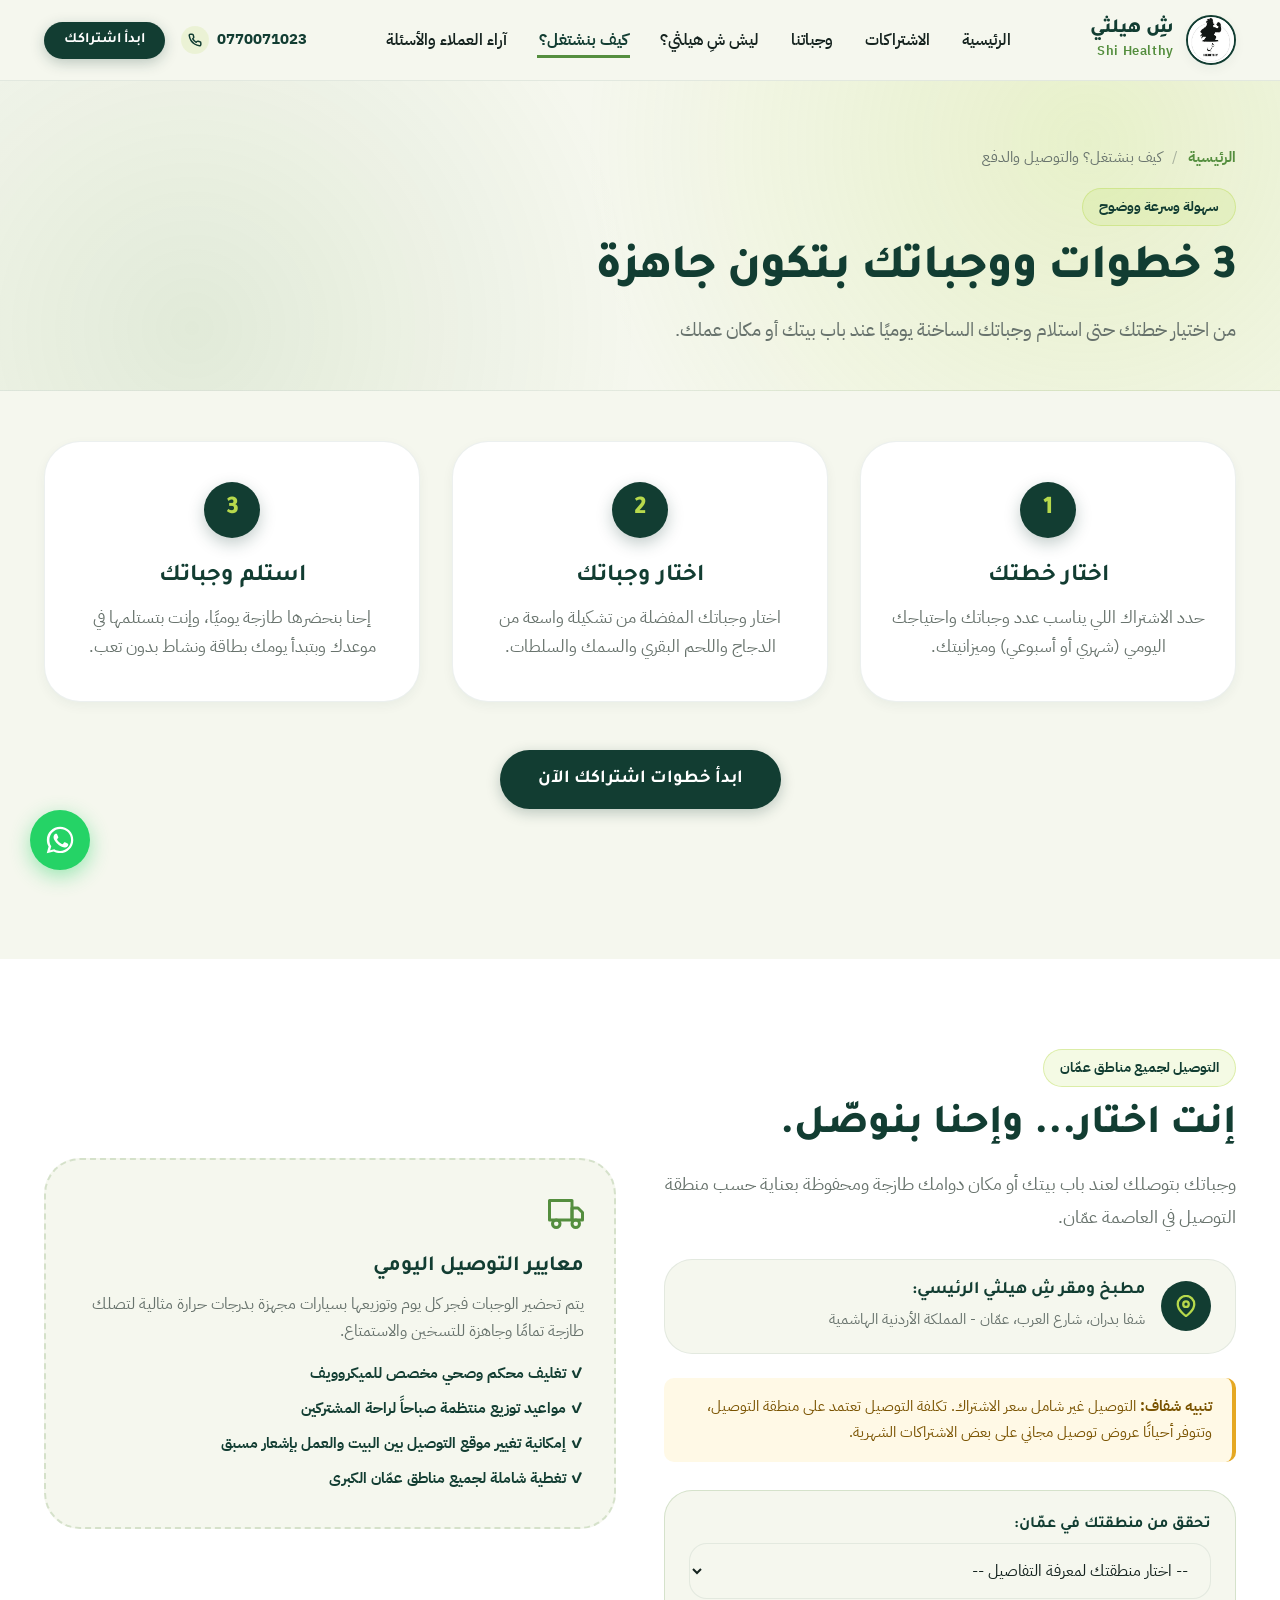
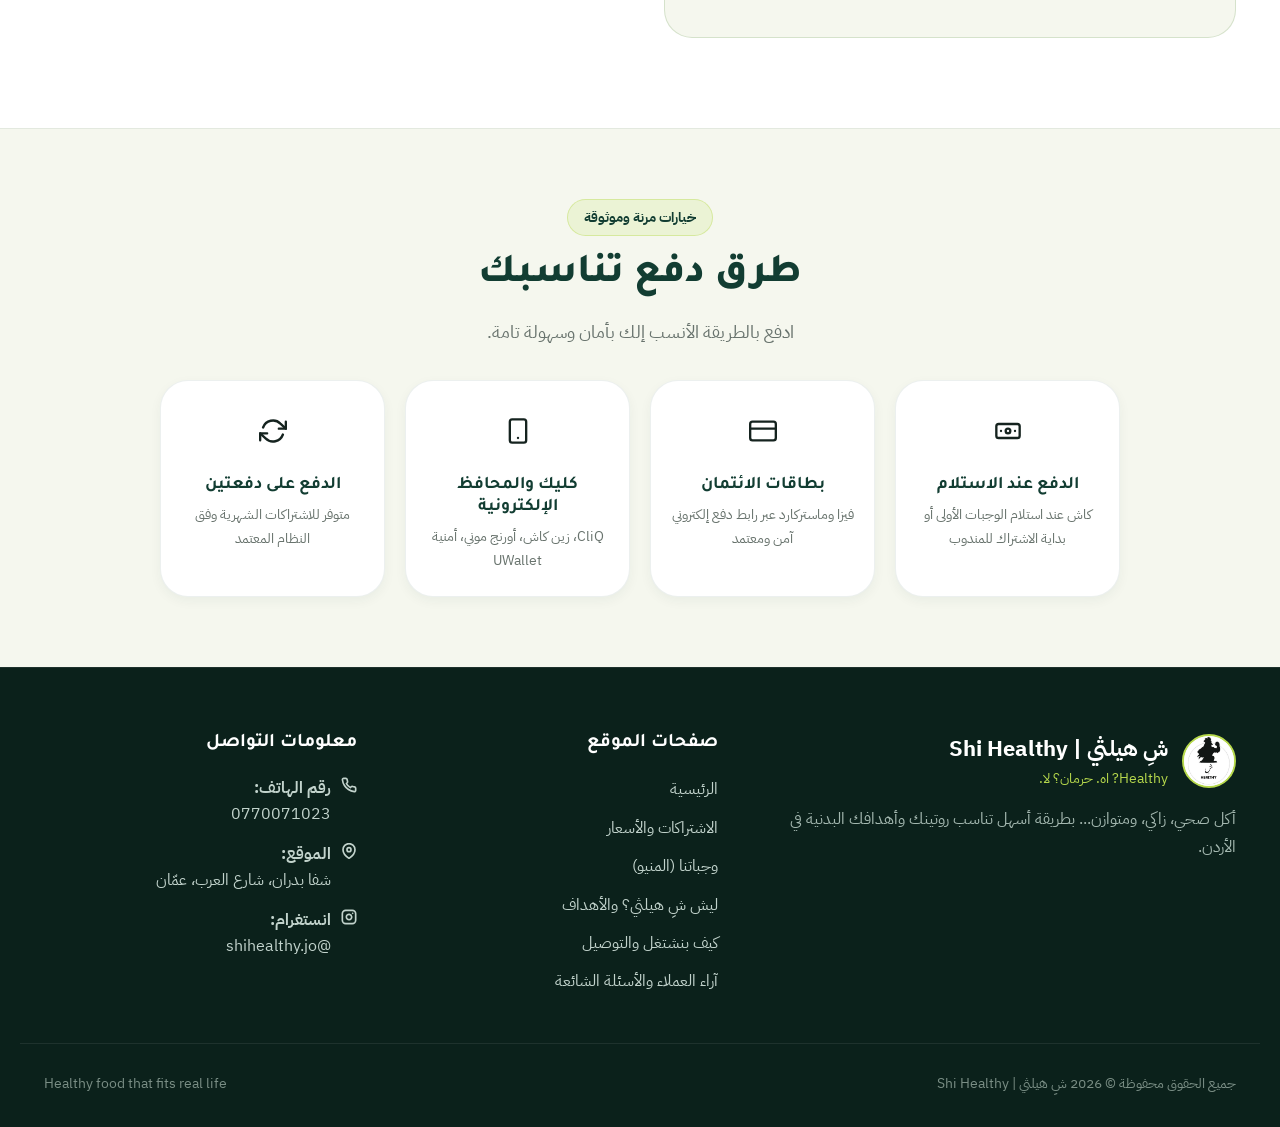
<file: how-it-works.html>
<!DOCTYPE html>
<html lang="ar" dir="rtl">
<head>
  <meta charset="UTF-8">
  <meta name="viewport" content="width=device-width, initial-scale=1.0">
  <title>كيف بنشتغل؟ والتوصيل وطرق الدفع | شِ هيلثي - Shi Healthy</title>
  <meta name="description" content="تعرف على خطوات الاشتراك، التوصيل اليومي في عمّان من شفا بدران شارع العرب، وحاسبة التوصيل لمناطق عمّان، وطرق الدفع المعتمدة لدى شِ هيلثي.">
  <meta name="theme-color" content="#123D32">
  <link rel="preconnect" href="https://fonts.googleapis.com">
  <link rel="preconnect" href="https://fonts.gstatic.com" crossorigin>
  <link href="https://fonts.googleapis.com/css2?family=IBM+Plex+Sans+Arabic:wght@300;400;500;600;700;800&family=Tajawal:wght@400;500;700;800;900&display=swap" rel="stylesheet">
  <link rel="stylesheet" href="index.css">
  <link rel="icon" type="image/png" href="assets/images/shi_healthy_logo.png">
</head>
<body>

  <!-- Sticky Header Navigation -->
  <header class="site-header" id="site-header">
    <div class="container navbar">
      <a href="index.html" class="nav-brand" aria-label="شِ هيلثي الرئيسية">
        <img src="assets/images/shi_healthy_logo.png" alt="شعار شِ هيلثي" class="nav-logo-img" width="50" height="50">
        <div class="nav-brand-text">
          <span class="brand-arabic">شِ هيلثي</span>
          <span class="brand-english">Shi Healthy</span>
        </div>
      </a>

      <nav class="desktop-nav" aria-label="القائمة الرئيسية">
        <ul class="nav-links">
          <li><a href="index.html">الرئيسية</a></li>
          <li><a href="subscriptions.html">الاشتراكات</a></li>
          <li><a href="meals.html">وجباتنا</a></li>
          <li><a href="why-us.html">ليش شِ هيلثي؟</a></li>
          <li><a href="how-it-works.html" class="active">كيف بنشتغل؟</a></li>
          <li><a href="reviews-faq.html">آراء العملاء والأسئلة</a></li>
        </ul>
      </nav>

      <!-- Left: Contact & Primary CTA (Desktop) -->
      <div class="nav-actions">
        <a href="tel:0770071023" class="nav-phone">
          <span class="nav-phone-icon">
            <svg width="14" height="14" viewBox="0 0 24 24" fill="none" stroke="currentColor" stroke-width="2.5" stroke-linecap="round" stroke-linejoin="round"><path d="M22 16.92v3a2 2 0 0 1-2.18 2 19.79 19.79 0 0 1-8.63-3.07 19.5 19.5 0 0 1-6-6 19.79 19.79 0 0 1-3.07-8.67A2 2 0 0 1 4.11 2h3a2 2 0 0 1 2 1.72 12.84 12.84 0 0 0 .7 2.81 2 2 0 0 1-.45 2.11L8.09 9.91a16 16 0 0 0 6 6l1.27-1.27a2 2 0 0 1 2.11-.45 12.84 12.84 0 0 0 2.81.7A2 2 0 0 1 22 16.92z"></path></svg>
          </span>
          <span>0770071023</span>
        </a>
        <button class="btn btn-primary btn-sm trigger-subscription-flow" data-plan-id="plan-m-2">
          ابدأ اشتراكك
        </button>
      </div>

      <!-- Mobile Top Actions: Quick WhatsApp + Hamburger Button -->
      <div class="mobile-header-actions">
        <a href="https://wa.me/962770071023?text=%D9%85%D8%B1%D8%AD%D8%A8%D8%A7%D9%8B%20%D8%B4%D9%90%20%D9%87%D9%8A%D9%84%D8%AB%D9%8A" class="mobile-quick-wa" aria-label="تواصل واتساب" target="_blank" rel="noopener">
          <svg width="20" height="20" viewBox="0 0 24 24" fill="currentColor"><path d="M12.04 2C6.58 2 2.13 6.45 2.13 11.91C2.13 13.66 2.59 15.36 3.45 16.86L2.05 22L7.3 20.62C8.75 21.41 10.38 21.83 12.04 21.83C17.5 21.83 21.95 17.38 21.95 11.92C21.95 9.27 20.92 6.78 19.05 4.91C17.18 3.03 14.69 2 12.04 2ZM12.05 3.67C14.25 3.67 16.31 4.53 17.87 6.09C19.42 7.65 20.28 9.72 20.28 11.92C20.28 16.46 16.58 20.16 12.04 20.16C10.61 20.16 9.22 19.78 8.01 19.07L7.72 18.9L4.62 19.71L5.45 16.69L5.26 16.38C4.47 15.13 4.05 13.54 4.05 11.91C4.05 7.37 7.75 3.67 12.05 3.67ZM8.84 7.33C8.65 7.33 8.35 7.4 8.1 7.67C7.85 7.94 7.15 8.6 7.15 9.94C7.15 11.28 8.13 12.57 8.27 12.75C8.41 12.94 10.19 15.69 12.92 16.86C15.18 17.84 15.65 17.64 16.14 17.6C16.64 17.55 17.75 16.94 17.98 16.3C18.21 15.65 18.21 15.1 18.14 14.98C18.07 14.87 17.88 14.8 17.6 14.66C17.32 14.52 15.96 13.85 15.71 13.76C15.45 13.67 15.27 13.62 15.08 13.9C14.9 14.18 14.38 14.8 14.22 14.98C14.06 15.17 13.9 15.19 13.62 15.05C13.35 14.91 12.45 14.61 11.39 13.67C10.57 12.94 10.01 12.03 9.87 11.79C9.73 11.54 9.85 11.41 9.99 11.27C10.12 11.14 10.27 10.94 10.41 10.78C10.55 10.62 10.6 10.5 10.69 10.32C10.78 10.13 10.74 9.97 10.67 9.83C10.6 9.69 10.05 8.34 9.82 7.78C9.6 7.24 9.37 7.31 9.2 7.31L8.84 7.33Z"/></svg>
        </a>
        <button class="hamburger-btn" id="hamburger-menu-btn" aria-label="فتح القائمة">
          <svg width="24" height="24" viewBox="0 0 24 24" fill="none" stroke="currentColor" stroke-width="2.5" stroke-linecap="round" stroke-linejoin="round">
            <line x1="3" y1="12" x2="21" y2="12"></line>
            <line x1="3" y1="6" x2="21" y2="6"></line>
            <line x1="3" y1="18" x2="21" y2="18"></line>
          </svg>
        </button>
      </div>
    </div>
  </header>

  <!-- Mobile Drawer Menu (Native App Style) -->
  <div class="mobile-nav" id="mobile-drawer-nav" aria-hidden="true">
    <div class="mobile-nav-panel">
      <div class="mobile-nav-header">
        <a href="index.html" class="nav-brand">
          <img src="assets/images/shi_healthy_logo.png" alt="شِ هيلثي" class="nav-logo-img" width="42" height="42">
          <div class="nav-brand-text">
            <span class="brand-arabic">شِ هيلثي</span>
            <span class="brand-english">Shi Healthy</span>
          </div>
        </a>
        <button class="mobile-close-btn" id="mobile-drawer-close" aria-label="إغلاق القائمة">
          <svg width="20" height="20" viewBox="0 0 24 24" fill="none" stroke="currentColor" stroke-width="2.5" stroke-linecap="round" stroke-linejoin="round">
            <line x1="18" y1="6" x2="6" y2="18"></line>
            <line x1="6" y1="6" x2="18" y2="18"></line>
          </svg>
        </button>
      </div>

      <div class="mobile-nav-tagline">
        <span class="mobile-nav-tagline-dot"></span>
        <span>وجبات صحية طازجة ومحسوبة يومياً في عمّان</span>
      </div>

      <ul class="mobile-links">
        <li>
          <a href="index.html">
            <span class="mobile-link-inner">
              <span class="mobile-link-icon">
                <svg width="18" height="18" viewBox="0 0 24 24" fill="none" stroke="currentColor" stroke-width="2" stroke-linecap="round" stroke-linejoin="round"><path d="M3 9l9-7 9 7v11a2 2 0 0 1-2 2H5a2 2 0 0 1-2-2z"></path><polyline points="9 22 9 12 15 12 15 22"></polyline></svg>
              </span>
              <span>الرئيسية</span>
            </span>
            <span class="mobile-link-arrow">‹</span>
          </a>
        </li>
        <li>
          <a href="subscriptions.html">
            <span class="mobile-link-inner">
              <span class="mobile-link-icon">
                <svg width="18" height="18" viewBox="0 0 24 24" fill="none" stroke="currentColor" stroke-width="2" stroke-linecap="round" stroke-linejoin="round"><rect x="3" y="4" width="18" height="18" rx="2" ry="2"></rect><line x1="16" y1="2" x2="16" y2="6"></line><line x1="8" y1="2" x2="8" y2="6"></line><line x1="3" y1="10" x2="21" y2="10"></line></svg>
              </span>
              <span>باقات الاشتراكات والأسعار</span>
            </span>
            <span class="mobile-link-arrow">‹</span>
          </a>
        </li>
        <li>
          <a href="meals.html">
            <span class="mobile-link-inner">
              <span class="mobile-link-icon">
                <svg width="18" height="18" viewBox="0 0 24 24" fill="none" stroke="currentColor" stroke-width="2" stroke-linecap="round" stroke-linejoin="round"><path d="M18 2v6a3 3 0 0 1-3 3 3 3 0 0 1-3-3V2"></path><path d="M15 11v11"></path><path d="M6 2v10a3 3 0 0 0 3 3h1v7"></path><path d="M9 2a3 3 0 0 0-3 3v4"></path></svg>
              </span>
              <span>قائمة الوجبات (المنيو)</span>
            </span>
            <span class="mobile-link-arrow">‹</span>
          </a>
        </li>
        <li>
          <a href="why-us.html">
            <span class="mobile-link-inner">
              <span class="mobile-link-icon">
                <svg width="18" height="18" viewBox="0 0 24 24" fill="none" stroke="currentColor" stroke-width="2" stroke-linecap="round" stroke-linejoin="round"><circle cx="12" cy="12" r="10"></circle><circle cx="12" cy="12" r="6"></circle><circle cx="12" cy="12" r="2"></circle></svg>
              </span>
              <span>ليش شِ هيلثي؟ والأهداف</span>
            </span>
            <span class="mobile-link-arrow">‹</span>
          </a>
        </li>
        <li>
          <a href="how-it-works.html" class="active">
            <span class="mobile-link-inner">
              <span class="mobile-link-icon">
                <svg width="18" height="18" viewBox="0 0 24 24" fill="none" stroke="currentColor" stroke-width="2" stroke-linecap="round" stroke-linejoin="round"><rect x="1" y="3" width="15" height="13"></rect><polygon points="16 8 20 8 23 11 23 16 16 16 16 8"></polygon><circle cx="5.5" cy="18.5" r="2.5"></circle><circle cx="18.5" cy="18.5" r="2.5"></circle></svg>
              </span>
              <span>كيف بنشتغل والتوصيل</span>
            </span>
            <span class="mobile-link-arrow">‹</span>
          </a>
        </li>
        <li>
          <a href="reviews-faq.html">
            <span class="mobile-link-inner">
              <span class="mobile-link-icon">
                <svg width="18" height="18" viewBox="0 0 24 24" fill="none" stroke="currentColor" stroke-width="2" stroke-linecap="round" stroke-linejoin="round"><path d="M21 15a2 2 0 0 1-2 2H7l-4 4V5a2 2 0 0 1 2-2h14a2 2 0 0 1 2 2z"></path></svg>
              </span>
              <span>آراء العملاء والأسئلة الشائعة</span>
            </span>
            <span class="mobile-link-arrow">‹</span>
          </a>
        </li>
      </ul>

      <div class="mobile-nav-footer">
        <button class="btn btn-primary trigger-subscription-flow" data-plan-id="plan-m-2">
          ابدأ اشتراكك الآن
        </button>
        <a href="https://wa.me/962770071023?text=%D9%85%D8%B1%D8%AD%D8%A8%D8%A7%D9%8B%20%D8%B4%D9%90%20%D9%87%D9%8A%D9%84%D8%AB%D9%8A%D8%8C%20%D8%A3%D9%88%D8%AF%20%D8%A7%D9%84%D8%A7%D8%B3%D8%AA%D9%81%D8%B3%D8%A7%D8%B1%20%D8%B9%D9%86%20%D8%A7%D9%84%D8%A7%D8%B4%D8%AA%D8%B1%D8%A7%D9%83%D8%A7%D8%AA" target="_blank" rel="noopener" class="btn btn-lime">
          <svg width="18" height="18" viewBox="0 0 24 24" fill="currentColor"><path d="M12.04 2C6.58 2 2.13 6.45 2.13 11.91C2.13 13.66 2.59 15.36 3.45 16.86L2.05 22L7.3 20.62C8.75 21.41 10.38 21.83 12.04 21.83C17.5 21.83 21.95 17.38 21.95 11.92C21.95 9.27 20.92 6.78 19.05 4.91C17.18 3.03 14.69 2 12.04 2ZM12.05 3.67C14.25 3.67 16.31 4.53 17.87 6.09C19.42 7.65 20.28 9.72 20.28 11.92C20.28 16.46 16.58 20.16 12.04 20.16C10.61 20.16 9.22 19.78 8.01 19.07L7.72 18.9L4.62 19.71L5.45 16.69L5.26 16.38C4.47 15.13 4.05 13.54 4.05 11.91C4.05 7.37 7.75 3.67 12.05 3.67ZM8.84 7.33C8.65 7.33 8.35 7.4 8.1 7.67C7.85 7.94 7.15 8.6 7.15 9.94C7.15 11.28 8.13 12.57 8.27 12.75C8.41 12.94 10.19 15.69 12.92 16.86C15.18 17.84 15.65 17.64 16.14 17.6C16.64 17.55 17.75 16.94 17.98 16.3C18.21 15.65 18.21 15.1 18.14 14.98C18.07 14.87 17.88 14.8 17.6 14.66C17.32 14.52 15.96 13.85 15.71 13.76C15.45 13.67 15.27 13.62 15.08 13.9C14.9 14.18 14.38 14.8 14.22 14.98C14.06 15.17 13.9 15.19 13.62 15.05C13.35 14.91 12.45 14.61 11.39 13.67C10.57 12.94 10.01 12.03 9.87 11.79C9.73 11.54 9.85 11.41 9.99 11.27C10.12 11.14 10.27 10.94 10.41 10.78C10.55 10.62 10.6 10.5 10.69 10.32C10.78 10.13 10.74 9.97 10.67 9.83C10.6 9.69 10.05 8.34 9.82 7.78C9.6 7.24 9.37 7.31 9.2 7.31L8.84 7.33Z"/></svg>
          تواصل واتساب مباشرة
        </a>
        <div class="mobile-nav-contact-hint">
          شفا بدران، شارع العرب • 0770071023
        </div>
      </div>
    </div>
  </div>

<main>
    <!-- Subpage Banner -->
    <section class="page-hero-banner">
      <div class="container">
        <div class="breadcrumb-nav">
          <a href="index.html">الرئيسية</a>
          <span class="breadcrumb-sep">/</span>
          <span>كيف بنشتغل؟ والتوصيل والدفع</span>
        </div>
        <span class="section-tag">سهولة وسرعة ووضوح</span>
        <h1>3 خطوات ووجباتك بتكون جاهزة</h1>
        <p>من اختيار خطتك حتى استلام وجباتك الساخنة يوميًا عند باب بيتك أو مكان عملك.</p>
      </div>
    </section>

    <!-- How It Works Steps -->
    <section class="how-section" style="padding-top: 0; background: none;">
      <div class="container">
        <div class="how-steps-grid">
          <!-- Step 1 -->
          <div class="how-step-card">
            <div class="step-number-badge">1</div>
            <h3>اختار خطتك</h3>
            <p>حدد الاشتراك اللي يناسب عدد وجباتك واحتياجك اليومي (شهري أو أسبوعي) وميزانيتك.</p>
          </div>

          <!-- Step 2 -->
          <div class="how-step-card">
            <div class="step-number-badge">2</div>
            <h3>اختار وجباتك</h3>
            <p>اختار وجباتك المفضلة من تشكيلة واسعة من الدجاج واللحم البقري والسمك والسلطات.</p>
          </div>

          <!-- Step 3 -->
          <div class="how-step-card">
            <div class="step-number-badge">3</div>
            <h3>استلم وجباتك</h3>
            <p>إحنا بنحضرها طازجة يوميًا، وإنت بتستلمها في موعدك وبتبدأ يومك بطاقة ونشاط بدون تعب.</p>
          </div>
        </div>

        <div class="text-center" style="margin-bottom: 60px;">
          <button class="btn btn-primary btn-lg trigger-subscription-flow" data-plan-id="plan-m-2">
            ابدأ خطوات اشتراكك الآن
          </button>
        </div>
      </div>
    </section>

    <!-- Delivery Section -->
    <section class="delivery-section">
      <div class="container delivery-grid">
        <div class="delivery-content">
          <span class="section-tag">التوصيل لجميع مناطق عمّان</span>
          <h2>إنت اختار... وإحنا بنوصّل.</h2>
          <p>
            وجباتك بتوصلك لعند باب بيتك أو مكان دوامك طازجة ومحفوظة بعناية حسب منطقة التوصيل في العاصمة عمّان.
          </p>

          <div class="delivery-location-card">
            <div class="location-icon-box"><svg width="22" height="22" viewBox="0 0 24 24" fill="none" stroke="currentColor" stroke-width="2.5" stroke-linecap="round" stroke-linejoin="round"><path d="M21 10c0 7-9 13-9 13s-9-6-9-13a9 9 0 0 1 18 0z"></path><circle cx="12" cy="10" r="3"></circle></svg></div>
            <div class="location-info">
              <h4>مطبخ ومقر شِ هيلثي الرئيسي:</h4>
              <p>شفا بدران، شارع العرب، عمّان - المملكة الأردنية الهاشمية</p>
            </div>
          </div>

          <div class="delivery-important-note">
            <strong>تنبيه شفاف:</strong> التوصيل غير شامل سعر الاشتراك. تكلفة التوصيل تعتمد على منطقة التوصيل، وتتوفر أحيانًا عروض توصيل مجاني على بعض الاشتراكات الشهرية.
          </div>

          <!-- Direct Area Selector within Page -->
          <div style="background-color: var(--bg-light); border: 1.5px solid var(--border-green); padding: 24px; border-radius: var(--radius-lg); margin-top: 20px;">
            <h4 style="color: var(--primary-dark); margin-bottom: 8px;">تحقق من منطقتك في عمّان:</h4>
            <select id="calc-area-select" class="form-select" style="margin-bottom: 14px;">
              <option value="">-- اختار منطقتك لمعرفة التفاصيل --</option>
            </select>
            <div id="calc-result-box" style="display: none;"></div>
          </div>
        </div>

        <div class="delivery-visual-wrap">
          <div class="why-card" style="background: var(--bg-light); border: 2px dashed var(--border-green);">
            <div style="margin-bottom: 14px; color: var(--fresh-green);"><svg width="36" height="36" viewBox="0 0 24 24" fill="none" stroke="currentColor" stroke-width="2" stroke-linecap="round" stroke-linejoin="round"><rect x="1" y="3" width="15" height="13"></rect><polygon points="16 8 20 8 23 11 23 16 16 16 16 8"></polygon><circle cx="5.5" cy="18.5" r="2.5"></circle><circle cx="18.5" cy="18.5" r="2.5"></circle></svg></div>
            <h3 style="font-size: 1.35rem; margin-bottom: 10px; color: var(--primary-dark);">معايير التوصيل اليومي</h3>
            <p style="font-size: 0.98rem; color: var(--text-muted); margin-bottom: 16px;">
              يتم تحضير الوجبات فجر كل يوم وتوزيعها بسيارات مجهزة بدرجات حرارة مثالية لتصلك طازجة تمامًا وجاهزة للتسخين والاستمتاع.
            </p>
            <ul style="list-style: none; display: flex; flex-direction: column; gap: 10px; font-weight: 700; font-size: 0.95rem; color: var(--primary-dark);">
              <li>✓ تغليف محكم وصحي مخصص للميكروويف</li>
              <li>✓ مواعيد توزيع منتظمة صباحاً لراحة المشتركين</li>
              <li>✓ إمكانية تغيير موقع التوصيل بين البيت والعمل بإشعار مسبق</li>
              <li>✓ تغطية شاملة لجميع مناطق عمّان الكبرى</li>
            </ul>
          </div>
        </div>
      </div>
    </section>

    <!-- Payment Methods Section -->
    <section class="payment-section">
      <div class="container">
        <div class="section-header text-center" style="margin-bottom: 32px;">
          <span class="section-tag">خيارات مرنة وموثوقة</span>
          <h2>طرق دفع تناسبك</h2>
          <p>ادفع بالطريقة الأنسب إلك بأمان وسهولة تامة.</p>
        </div>

        <div class="payment-methods-grid">
          <div class="payment-card">
            <div class="payment-icon"><svg width="28" height="28" viewBox="0 0 24 24" fill="none" stroke="currentColor" stroke-width="2" stroke-linecap="round" stroke-linejoin="round"><rect x="2" y="6" width="20" height="12" rx="2"></rect><circle cx="12" cy="12" r="2"></circle><path d="M6 12h.01M18 12h.01"></path></svg></div>
            <h4>الدفع عند الاستلام</h4>
            <p>كاش عند استلام الوجبات الأولى أو بداية الاشتراك للمندوب</p>
          </div>
          <div class="payment-card">
            <div class="payment-icon"><svg width="28" height="28" viewBox="0 0 24 24" fill="none" stroke="currentColor" stroke-width="2" stroke-linecap="round" stroke-linejoin="round"><rect x="1" y="4" width="22" height="16" rx="2" ry="2"></rect><line x1="1" y1="10" x2="23" y2="10"></line></svg></div>
            <h4>بطاقات الائتمان</h4>
            <p>فيزا وماستركارد عبر رابط دفع إلكتروني آمن ومعتمد</p>
          </div>
          <div class="payment-card">
            <div class="payment-icon"><svg width="28" height="28" viewBox="0 0 24 24" fill="none" stroke="currentColor" stroke-width="2" stroke-linecap="round" stroke-linejoin="round"><rect x="5" y="2" width="14" height="20" rx="2" ry="2"></rect><line x1="12" y1="18" x2="12.01" y2="18"></line></svg></div>
            <h4>كليك والمحافظ الإلكترونية</h4>
            <p>CliQ، زين كاش، أورنج موني، أمنية UWallet</p>
          </div>
          <div class="payment-card">
            <div class="payment-icon"><svg width="28" height="28" viewBox="0 0 24 24" fill="none" stroke="currentColor" stroke-width="2" stroke-linecap="round" stroke-linejoin="round"><polyline points="23 4 23 10 17 10"></polyline><polyline points="1 20 1 14 7 14"></polyline><path d="M3.51 9a9 9 0 0 1 14.85-3.36L23 10M1 14l4.64 4.36A9 9 0 0 0 20.49 15"></path></svg></div>
            <h4>الدفع على دفعتين</h4>
            <p>متوفر للاشتراكات الشهرية وفق النظام المعتمد</p>
          </div>
        </div>
      </div>
    </section>
  </main>

<!-- Footer -->
  <footer class="site-footer">
    <div class="container footer-grid">
      <div class="footer-brand">
        <div class="footer-logo-row">
          <img src="assets/images/shi_healthy_logo.png" alt="شِ هيلثي" class="footer-logo-img">
          <div>
            <div class="footer-brand-title">شِ هيلثي | Shi Healthy</div>
            <div style="font-size: 0.85rem; color: var(--lime-accent);">Healthy? اه. حرمان؟ لا.</div>
          </div>
        </div>
        <p class="footer-brand-desc">أكل صحي، زاكي، ومتوازن... بطريقة أسهل تناسب روتينك وأهدافك البدنية في الأردن.</p>
      </div>

      <div class="footer-col">
        <h4>صفحات الموقع</h4>
        <ul class="footer-links-list">
          <li><a href="index.html">الرئيسية</a></li>
          <li><a href="subscriptions.html">الاشتراكات والأسعار</a></li>
          <li><a href="meals.html">وجباتنا (المنيو)</a></li>
          <li><a href="why-us.html">ليش شِ هيلثي؟ والأهداف</a></li>
          <li><a href="how-it-works.html">كيف بنشتغل والتوصيل</a></li>
          <li><a href="reviews-faq.html">آراء العملاء والأسئلة الشائعة</a></li>
        </ul>
      </div>

      <div class="footer-col">
        <h4>معلومات التواصل</h4>
        <div class="footer-contact-info">
          <div class="footer-contact-row">
            <span>
              <svg width="16" height="16" viewBox="0 0 24 24" fill="none" stroke="currentColor" stroke-width="2.5" stroke-linecap="round" stroke-linejoin="round"><path d="M22 16.92v3a2 2 0 0 1-2.18 2 19.79 19.79 0 0 1-8.63-3.07 19.5 19.5 0 0 1-6-6 19.79 19.79 0 0 1-3.07-8.67A2 2 0 0 1 4.11 2h3a2 2 0 0 1 2 1.72 12.84 12.84 0 0 0 .7 2.81 2 2 0 0 1-.45 2.11L8.09 9.91a16 16 0 0 0 6 6l1.27-1.27a2 2 0 0 1 2.11-.45 12.84 12.84 0 0 0 2.81.7A2 2 0 0 1 22 16.92z"></path></svg>
            </span>
            <div><strong>رقم الهاتف:</strong><br><a href="tel:0770071023" style="direction: ltr; display: inline-block;">0770071023</a></div>
          </div>
          <div class="footer-contact-row">
            <span>
              <svg width="16" height="16" viewBox="0 0 24 24" fill="none" stroke="currentColor" stroke-width="2.5" stroke-linecap="round" stroke-linejoin="round"><path d="M21 10c0 7-9 13-9 13s-9-6-9-13a9 9 0 0 1 18 0z"></path><circle cx="12" cy="10" r="3"></circle></svg>
            </span>
            <div><strong>الموقع:</strong><br>شفا بدران، شارع العرب، عمّان</div>
          </div>
          <div class="footer-contact-row">
            <span>
              <svg width="16" height="16" viewBox="0 0 24 24" fill="none" stroke="currentColor" stroke-width="2.5" stroke-linecap="round" stroke-linejoin="round"><rect x="2" y="2" width="20" height="20" rx="5" ry="5"></rect><path d="M16 11.37A4 4 0 1 1 12.63 8 4 4 0 0 1 16 11.37z"></path><line x1="17.5" y1="6.5" x2="17.51" y2="6.5"></line></svg>
            </span>
            <div><strong>انستغرام:</strong><br><a href="https://instagram.com" target="_blank" rel="noopener">@shihealthy.jo</a></div>
          </div>
        </div>
      </div>
    </div>

    <div class="container footer-bottom">
      <div>جميع الحقوق محفوظة © 2026 شِ هيلثي | Shi Healthy</div>
      <div>Healthy food that fits real life</div>
    </div>
  </footer>

  <!-- Mobile Sticky Bar -->
  <div class="mobile-sticky-bar">
    <button class="btn btn-primary trigger-subscription-flow" data-plan-id="plan-m-2">
      ابدأ اشتراكك الآن
    </button>
    <a href="https://wa.me/962770071023?text=%D9%85%D8%B1%D8%AD%D8%A8%D8%A7%D9%8B%20%D8%B4%D9%90%20%D9%87%D9%8A%D9%84%D8%AB%D9%8A%D8%8C%20%D8%A3%D9%88%D8%AF%20%D8%A7%D9%84%D8%A7%D8%B3%D8%AA%D9%81%D8%B3%D8%A7%D8%B1%20%D8%B9%D9%86%20%D8%A7%D9%84%D8%A7%D8%B4%D8%AA%D8%B1%D8%A7%D9%83%D8%A7%D8%AA" target="_blank" class="mobile-whatsapp-btn" aria-label="محادثة واتساب">
      <svg width="24" height="24" viewBox="0 0 24 24" fill="currentColor"><path d="M12.04 2C6.58 2 2.13 6.45 2.13 11.91C2.13 13.66 2.59 15.36 3.45 16.86L2.05 22L7.3 20.62C8.75 21.41 10.38 21.83 12.04 21.83C17.5 21.83 21.95 17.38 21.95 11.92C21.95 9.27 20.92 6.78 19.05 4.91C17.18 3.03 14.69 2 12.04 2ZM12.05 3.67C14.25 3.67 16.31 4.53 17.87 6.09C19.42 7.65 20.28 9.72 20.28 11.92C20.28 16.46 16.58 20.16 12.04 20.16C10.61 20.16 9.22 19.78 8.01 19.07L7.72 18.9L4.62 19.71L5.45 16.69L5.26 16.38C4.47 15.13 4.05 13.54 4.05 11.91C4.05 7.37 7.75 3.67 12.05 3.67ZM8.84 7.33C8.65 7.33 8.35 7.4 8.1 7.67C7.85 7.94 7.15 8.6 7.15 9.94C7.15 11.28 8.13 12.57 8.27 12.75C8.41 12.94 10.19 15.69 12.92 16.86C15.18 17.84 15.65 17.64 16.14 17.6C16.64 17.55 17.75 16.94 17.98 16.3C18.21 15.1 18.14 14.98C18.07 14.87 17.88 14.8 17.6 14.66C17.32 14.52 15.96 13.85 15.71 13.76C15.45 13.67 15.27 13.62 15.08 13.9C14.9 14.18 14.38 14.8 14.22 14.98C14.06 15.17 13.9 15.19 13.62 15.05C13.35 14.91 12.45 14.61 11.39 13.67C10.57 12.94 10.01 12.03 9.87 11.79C9.73 11.54 9.85 11.41 9.99 11.27C10.12 11.14 10.27 10.94 10.41 10.78C10.55 10.62 10.6 10.5 10.69 10.32C10.78 10.13 10.74 9.97 10.67 9.83C10.6 9.69 10.05 8.34 9.82 7.78C9.6 7.24 9.37 7.31 9.2 7.31L8.84 7.33Z"/></svg>
    </a>
  </div>

  <a href="https://wa.me/962770071023?text=%D9%85%D8%B1%D8%AD%D8%A8%D8%A7%D9%8B%20%D8%B4%D9%90%20%D9%87%D9%8A%D9%84%D8%AB%D9%8A%D8%8C%20%D8%A3%D9%88%D8%AF%20%D8%A7%D9%84%D8%A7%D8%B3%D8%AA%D9%81%D8%B3%D8%A7%D8%B1%20%D8%B9%D9%86%20%D8%A7%D9%84%D8%A7%D8%B4%D8%AA%D8%B1%D8%A7%D9%83%D8%A7%D8%AA" target="_blank" class="floating-whatsapp" aria-label="احكي معنا على واتساب">
    <svg width="32" height="32" viewBox="0 0 24 24" fill="currentColor"><path d="M12.04 2C6.58 2 2.13 6.45 2.13 11.91C2.13 13.66 2.59 15.36 3.45 16.86L2.05 22L7.3 20.62C8.75 21.41 10.38 21.83 12.04 21.83C17.5 21.83 21.95 17.38 21.95 11.92C21.95 9.27 20.92 6.78 19.05 4.91C17.18 3.03 14.69 2 12.04 2ZM12.05 3.67C14.25 3.67 16.31 4.53 17.87 6.09C19.42 7.65 20.28 9.72 20.28 11.92C20.28 16.46 16.58 20.16 12.04 20.16C10.61 20.16 9.22 19.78 8.01 19.07L7.72 18.9L4.62 19.71L5.45 16.69L5.26 16.38C4.47 15.13 4.05 13.54 4.05 11.91C4.05 7.37 7.75 3.67 12.05 3.67ZM8.84 7.33C8.65 7.33 8.35 7.4 8.1 7.67C7.85 7.94 7.15 8.6 7.15 9.94C7.15 11.28 8.13 12.57 8.27 12.75C8.41 12.94 10.19 15.69 12.92 16.86C15.18 17.84 15.65 17.64 16.14 17.6C16.64 17.55 17.75 16.94 17.98 16.3C18.21 15.65 18.21 15.1 18.14 14.98C18.07 14.87 17.88 14.8 17.6 14.66C17.32 14.52 15.96 13.85 15.71 13.76C15.45 13.67 15.27 13.62 15.08 13.9C14.9 14.18 14.38 14.8 14.22 14.98C14.06 15.17 13.9 15.19 13.62 15.05C13.35 14.91 12.45 14.61 11.39 13.67C10.57 12.94 10.01 12.03 9.87 11.79C9.73 11.54 9.85 11.41 9.99 11.27C10.12 11.14 10.27 10.94 10.41 10.78C10.55 10.62 10.6 10.5 10.69 10.32C10.78 10.13 10.74 9.97 10.67 9.83C10.6 9.69 10.05 8.34 9.82 7.78C9.6 7.24 9.37 7.31 9.2 7.31L8.84 7.33Z"/></svg>
  </a>

  <!-- FLOW B Modal -->
  <div class="modal-overlay" id="checkout-modal" role="dialog" aria-modal="true" aria-labelledby="modal-step-title">
    <div class="checkout-modal-card">
      <div class="modal-header">
        <h3 id="modal-step-title">طلب اشتراك جديد</h3>
        <button class="modal-close-btn" id="modal-close-btn" aria-label="إغلاق النافذة">✕</button>
      </div>

      <div class="stepper-progress-bar">
        <div class="step-indicator active" data-step="1">
          <div class="step-circle">1</div>
          <span class="step-label">الاشتراك</span>
        </div>
        <div class="step-indicator" data-step="2">
          <div class="step-circle">2</div>
          <span class="step-label">الوجبات</span>
        </div>
        <div class="step-indicator" data-step="3">
          <div class="step-circle">3</div>
          <span class="step-label">البيانات</span>
        </div>
        <div class="step-indicator" data-step="4">
          <div class="step-circle">4</div>
          <span class="step-label">الدفع</span>
        </div>
        <div class="step-indicator" data-step="5">
          <div class="step-circle">5</div>
          <span class="step-label">التأكيد</span>
        </div>
      </div>

      <div class="modal-body">
        <div class="checkout-step-panel active" data-step="1">
          <h4 style="font-size: 1.2rem; color: var(--primary-dark); margin-bottom: 6px;">الخطوة 1: حدد نوع الاشتراك</h4>
          <p style="font-size: 0.95rem; color: var(--text-muted); margin-bottom: 16px;">اضغط على الخطة التي تناسب عدد وجباتك الشهري أو الأسبوعي:</p>
          <div class="modal-plans-list" id="modal-plans-list-container"></div>
        </div>

        <div class="checkout-step-panel" data-step="2">
          <h4 style="font-size: 1.2rem; color: var(--primary-dark); margin-bottom: 6px;">الخطوة 2: اختار وجباتك المفضلة</h4>
          <p style="font-size: 0.95rem; color: var(--text-muted); margin-bottom: 16px;">حدد الوجبات التي ترغب بها، وسيقوم شيف شِ هيلثي بتجهيزها وتنسيق التوصيل حسب الخطة:</p>
          <div class="meals-counter-bar" id="modal-meals-counter-bar"></div>
          <div class="meals-selection-grid" id="modal-meals-grid"></div>
        </div>

        <div class="checkout-step-panel" data-step="3">
          <h4 style="font-size: 1.2rem; color: var(--primary-dark); margin-bottom: 6px;">الخطوة 3: بيانات التوصيل والتواصل</h4>
          <p style="font-size: 0.95rem; color: var(--text-muted); margin-bottom: 20px;">أدخل عنوانك بالتفصيل حتى يتم تنسيق خط التوصيل:</p>
          <div class="lead-form-grid" style="margin-top: 0;">
            <div>
              <label for="cust-name" class="form-label">الاسم الكامل *</label>
              <input type="text" id="cust-name" class="form-input" placeholder="اسمك الكريم" required>
            </div>
            <div>
              <label for="cust-phone" class="form-label">رقم الهاتف *</label>
              <input type="tel" id="cust-phone" class="form-input" placeholder="07XXXXXXXX" required>
            </div>
            <div>
              <label for="cust-area" class="form-label">المنطقة في عمّان *</label>
              <select id="cust-area" class="form-select" required>
                <option value="">-- اختار منطقتك --</option>
              </select>
            </div>
            <div>
              <label for="cust-address" class="form-label">العنوان بالتفصيل *</label>
              <input type="text" id="cust-address" class="form-input" placeholder="اسم الشارع، البناية، رقم الشقة">
            </div>
            <div class="form-group-full">
              <label for="cust-notes" class="form-label">ملاحظات التوصيل أو الحساسية من أطعمة معينة</label>
              <textarea id="cust-notes" class="form-textarea" rows="2" placeholder="أي تفاصيل خاصة بتسليم الوجبات أو تفضيلات النكهات"></textarea>
            </div>
          </div>
          <div style="background-color: #FFF9E6; border: 1px solid #E5A823; padding: 10px 14px; border-radius: var(--radius-sm); font-size: 0.85rem; color: #7A5300; margin-top: 14px;">
            * تذكير: تكلفة التوصيل لا تشمل سعر الاشتراك ويتم احتسابها بحسب المنطقة الجغرافية.
          </div>
        </div>

        <div class="checkout-step-panel" data-step="4">
          <h4 style="font-size: 1.2rem; color: var(--primary-dark); margin-bottom: 6px;">الخطوة 4: طريقة الدفع</h4>
          <p style="font-size: 0.95rem; color: var(--text-muted); margin-bottom: 16px;">اختر وسيلة الدفع المعتمدة المناسبة لك:</p>
          <div class="payment-options-list">
            <label class="payment-option-row selected">
              <input type="radio" name="payment_choice" value="cod" class="payment-radio" checked>
              <div class="payment-title-wrap">
                <h4>الدفع عند الاستلام (كاش)</h4>
                <p>تدفع عند استلام أول دفعة وجبات مباشرة للمندوب</p>
              </div>
            </label>
            <label class="payment-option-row">
              <input type="radio" name="payment_choice" value="card" class="payment-radio">
              <div class="payment-title-wrap">
                <h4>البطاقة الائتمانية (Visa / Mastercard)</h4>
                <p>رابط دفع إلكتروني آمن يتم إرساله إليك</p>
              </div>
            </label>
            <label class="payment-option-row">
              <input type="radio" name="payment_choice" value="cliq" class="payment-radio">
              <div class="payment-title-wrap">
                <h4>كليك والمحافظ الإلكترونية (CliQ / Zain Cash)</h4>
                <p>تحويل فوري عبر اسم المستخدم المعتمد</p>
              </div>
            </label>
            <label class="payment-option-row">
              <input type="radio" name="payment_choice" value="split" class="payment-radio">
              <div class="payment-title-wrap">
                <h4>الدفع مقسم على دفعتين</h4>
                <p>متاح للاشتراكات الشهرية (دفعة عند البدء ودفعة في منتصف الشهر)</p>
              </div>
            </label>
          </div>
        </div>

        <div class="checkout-step-panel" data-step="5">
          <div class="order-success-box">
            <div class="success-icon-animated">✓</div>
            <h3 style="font-size: 1.6rem; color: var(--primary-dark); margin-bottom: 8px;">تم تسجيل طلبك بنجاح!</h3>
            <p style="font-size: 1.05rem; color: var(--text-muted);">
              شكرًا لاختيارك <strong>شِ هيلثي</strong>. فريقنا سيقوم بمراجعة طلبك والتواصل معك لتأكيد موعد أول توصيل.
            </p>
            <div class="order-summary-card" id="order-summary-content"></div>
            <div style="display: flex; flex-direction: column; gap: 12px; align-items: center;">
              <a href="#" id="confirm-whatsapp-btn" target="_blank" class="btn btn-lime btn-lg" style="width: 100%;">
                <svg width="20" height="20" viewBox="0 0 24 24" fill="currentColor"><path d="M12.04 2C6.58 2 2.13 6.45 2.13 11.91C2.13 13.66 2.59 15.36 3.45 16.86L2.05 22L7.3 20.62C8.75 21.41 10.38 21.83 12.04 21.83C17.5 21.83 21.95 17.38 21.95 11.92C21.95 9.27 20.92 6.78 19.05 4.91C17.18 3.03 14.69 2 12.04 2ZM12.05 3.67C14.25 3.67 16.31 4.53 17.87 6.09C19.42 7.65 20.28 9.72 20.28 11.92C20.28 16.46 16.58 20.16 12.04 20.16C10.61 20.16 9.22 19.78 8.01 19.07L7.72 18.9L4.62 19.71L5.45 16.69L5.26 16.38C4.47 15.13 4.05 13.54 4.05 11.91C4.05 7.37 7.75 3.67 12.05 3.67ZM8.84 7.33C8.65 7.33 8.35 7.4 8.1 7.67C7.85 7.94 7.15 8.6 7.15 9.94C7.15 11.28 8.13 12.57 8.27 12.75C8.41 12.94 10.19 15.69 12.92 16.86C15.18 17.84 15.65 17.64 16.14 17.6C16.64 17.55 17.75 16.94 17.98 16.3C18.21 15.65 18.21 15.1 18.14 14.98C18.07 14.87 17.88 14.8 17.6 14.66C17.32 14.52 15.96 13.85 15.71 13.76C15.45 13.67 15.27 13.62 15.08 13.9C14.9 14.18 14.38 14.8 14.22 14.98C14.06 15.17 13.9 15.19 13.62 15.05C13.35 14.91 12.45 14.61 11.39 13.67C10.57 12.94 10.01 12.03 9.87 11.79C9.73 11.54 9.85 11.41 9.99 11.27C10.12 11.14 10.27 10.94 10.41 10.78C10.55 10.62 10.6 10.5 10.69 10.32C10.78 10.13 10.74 9.97 10.67 9.83C10.6 9.69 10.05 8.34 9.82 7.78C9.6 7.24 9.37 7.31 9.2 7.31L8.84 7.33Z"/></svg>
                تأكيد الطلب مباشرة عبر واتساب
              </a>
              <button type="button" class="btn btn-secondary" onclick="document.getElementById('checkout-modal').classList.remove('open');">
                إغلاق والعودة للباقات
              </button>
            </div>
          </div>
        </div>
      </div>

      <div class="modal-footer">
        <button type="button" class="btn btn-secondary btn-sm" id="modal-prev-btn" style="display: none;">
          → السابق
        </button>
        <button type="button" class="btn btn-primary btn-sm" id="modal-next-btn">
          المتابعة لاختيار الوجبات ←
        </button>
      </div>
    </div>
  </div>

  <script src="index.js"></script>
</body>
</html>
</file>
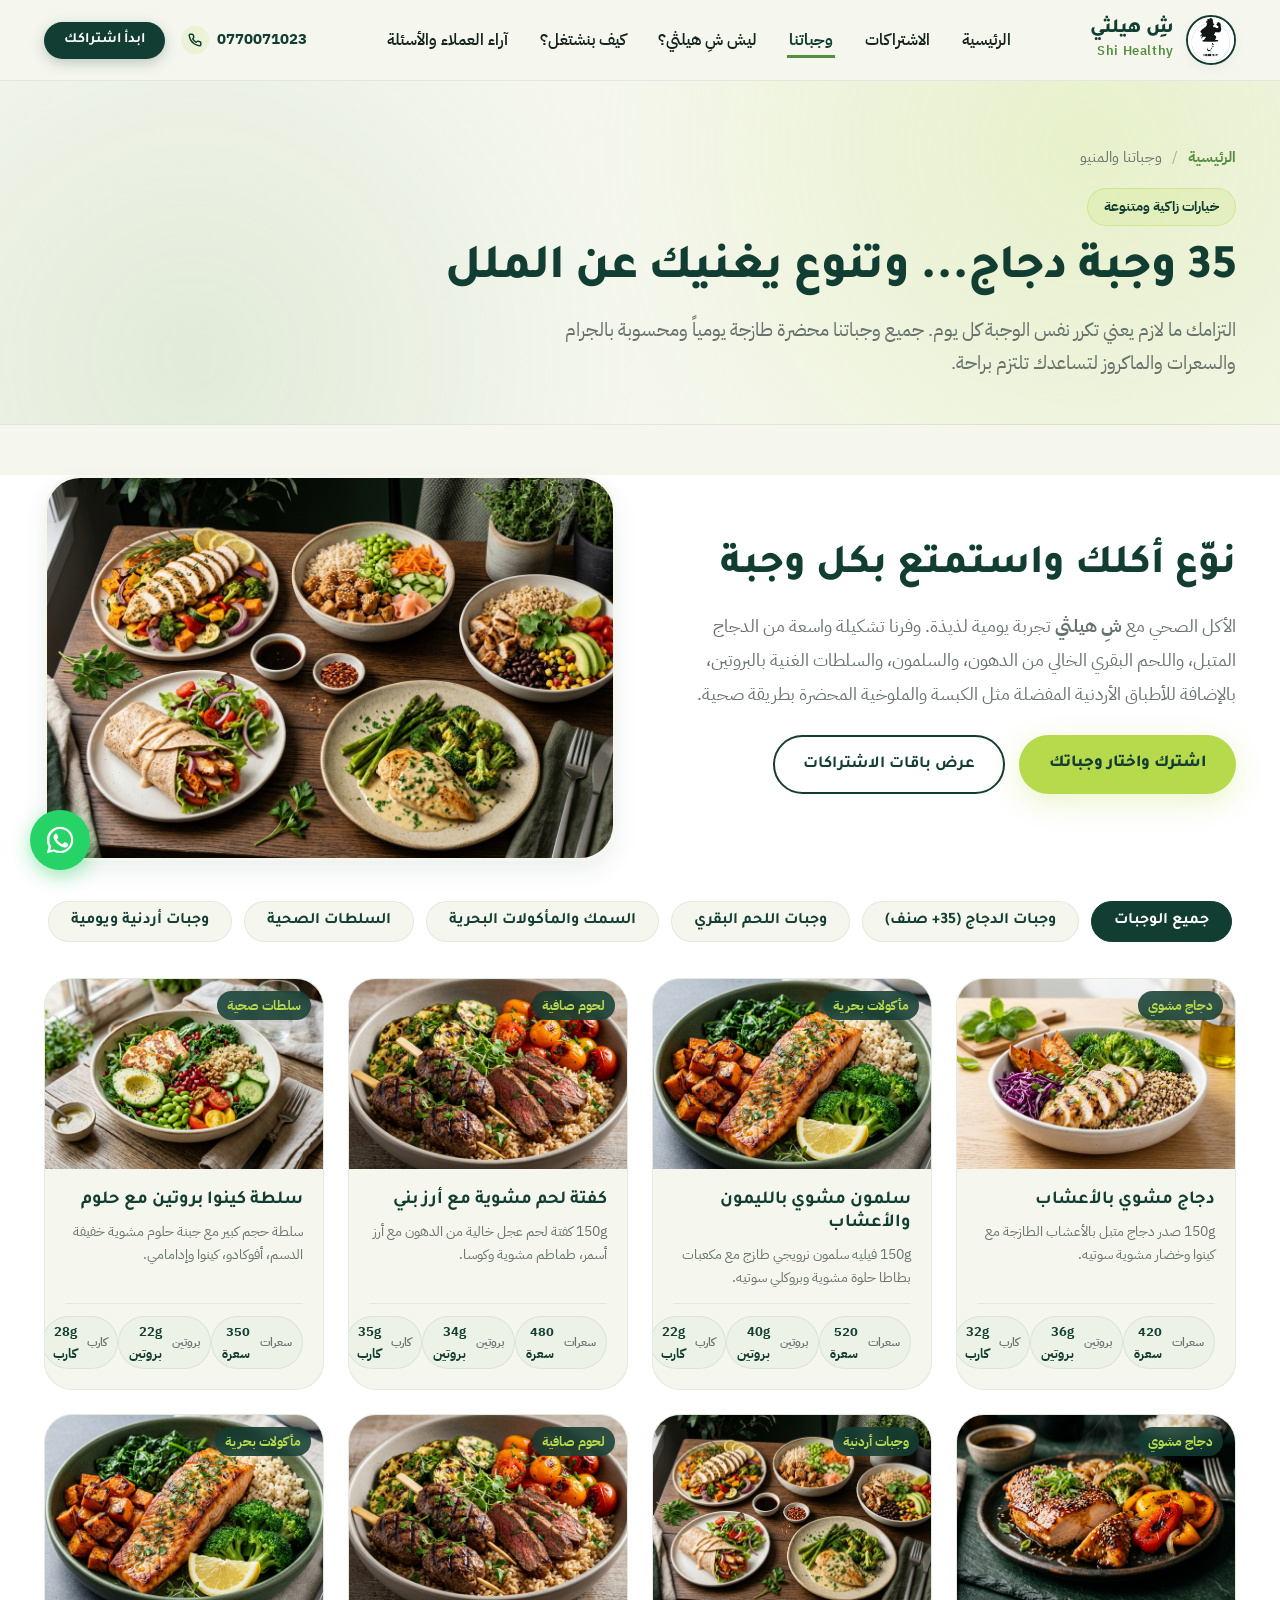
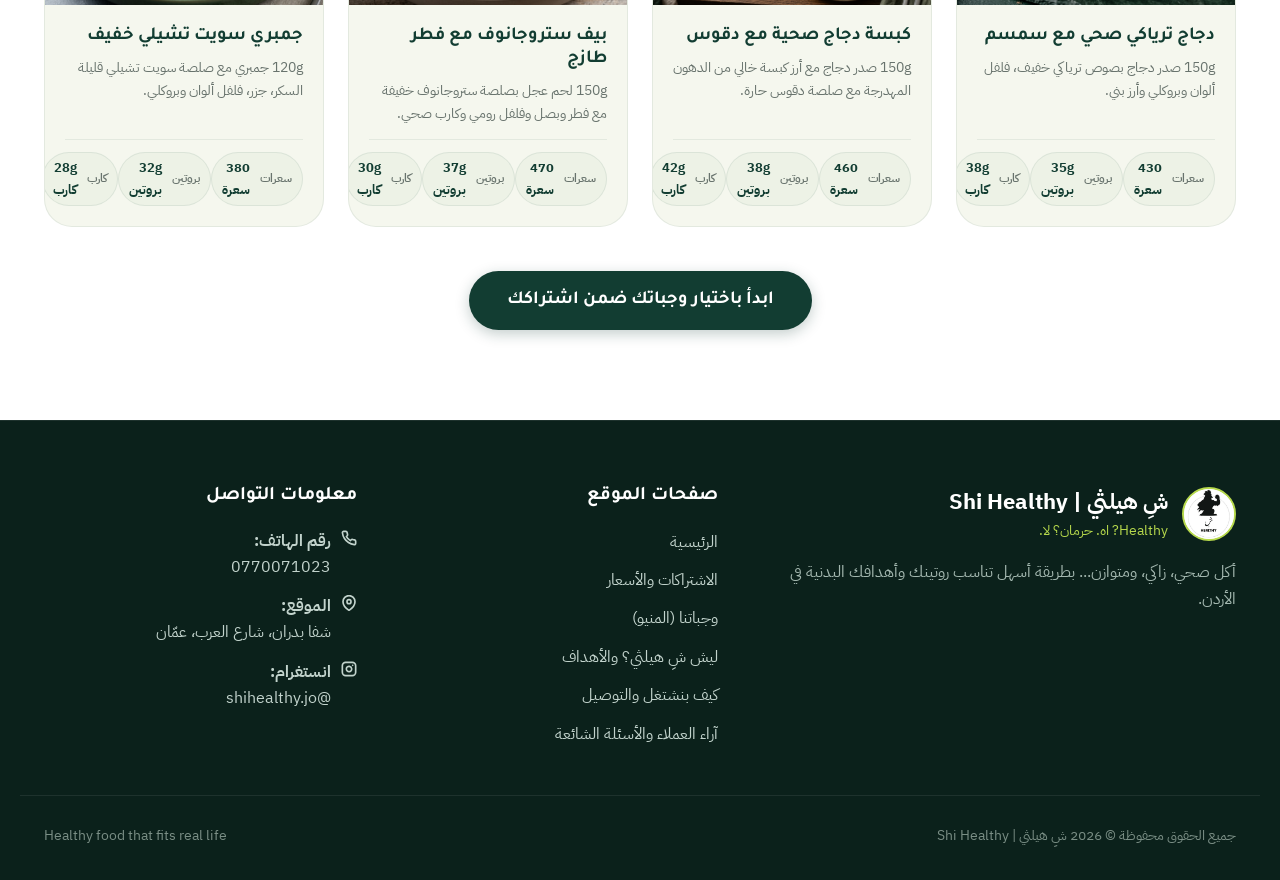
<file: meals.html>
<!DOCTYPE html>
<html lang="ar" dir="rtl">
<head>
  <meta charset="UTF-8">
  <meta name="viewport" content="width=device-width, initial-scale=1.0">
  <title>قائمة الوجبات والماكروز | شِ هيلثي - Shi Healthy</title>
  <meta name="description" content="استعرض قائمة وجبات شِ هيلثي المتنوعة في الأردن: أكثر من 35 وجبة دجاج، ستيك ولحم عجل، سلمون وجمبري، سلطات بروتين، ووجبات أردنية صحية محسوبة السعرات والماكروز.">
  <meta name="theme-color" content="#123D32">
  <link rel="preconnect" href="https://fonts.googleapis.com">
  <link rel="preconnect" href="https://fonts.gstatic.com" crossorigin>
  <link href="https://fonts.googleapis.com/css2?family=IBM+Plex+Sans+Arabic:wght@300;400;500;600;700;800&family=Tajawal:wght@400;500;700;800;900&display=swap" rel="stylesheet">
  <link rel="stylesheet" href="index.css">
  <link rel="icon" type="image/png" href="assets/images/shi_healthy_logo.png">
</head>
<body>

  <!-- Sticky Header Navigation -->
  <header class="site-header" id="site-header">
    <div class="container navbar">
      <a href="index.html" class="nav-brand" aria-label="شِ هيلثي الرئيسية">
        <img src="assets/images/shi_healthy_logo.png" alt="شعار شِ هيلثي" class="nav-logo-img" width="50" height="50">
        <div class="nav-brand-text">
          <span class="brand-arabic">شِ هيلثي</span>
          <span class="brand-english">Shi Healthy</span>
        </div>
      </a>

      <nav class="desktop-nav" aria-label="القائمة الرئيسية">
        <ul class="nav-links">
          <li><a href="index.html">الرئيسية</a></li>
          <li><a href="subscriptions.html">الاشتراكات</a></li>
          <li><a href="meals.html" class="active">وجباتنا</a></li>
          <li><a href="why-us.html">ليش شِ هيلثي؟</a></li>
          <li><a href="how-it-works.html">كيف بنشتغل؟</a></li>
          <li><a href="reviews-faq.html">آراء العملاء والأسئلة</a></li>
        </ul>
      </nav>

      <!-- Left: Contact & Primary CTA (Desktop) -->
      <div class="nav-actions">
        <a href="tel:0770071023" class="nav-phone">
          <span class="nav-phone-icon">
            <svg width="14" height="14" viewBox="0 0 24 24" fill="none" stroke="currentColor" stroke-width="2.5" stroke-linecap="round" stroke-linejoin="round"><path d="M22 16.92v3a2 2 0 0 1-2.18 2 19.79 19.79 0 0 1-8.63-3.07 19.5 19.5 0 0 1-6-6 19.79 19.79 0 0 1-3.07-8.67A2 2 0 0 1 4.11 2h3a2 2 0 0 1 2 1.72 12.84 12.84 0 0 0 .7 2.81 2 2 0 0 1-.45 2.11L8.09 9.91a16 16 0 0 0 6 6l1.27-1.27a2 2 0 0 1 2.11-.45 12.84 12.84 0 0 0 2.81.7A2 2 0 0 1 22 16.92z"></path></svg>
          </span>
          <span>0770071023</span>
        </a>
        <button class="btn btn-primary btn-sm trigger-subscription-flow" data-plan-id="plan-m-2">
          ابدأ اشتراكك
        </button>
      </div>

      <!-- Mobile Top Actions: Quick WhatsApp + Hamburger Button -->
      <div class="mobile-header-actions">
        <a href="https://wa.me/962770071023?text=%D9%85%D8%B1%D8%AD%D8%A8%D8%A7%D9%8B%20%D8%B4%D9%90%20%D9%87%D9%8A%D9%84%D8%AB%D9%8A" class="mobile-quick-wa" aria-label="تواصل واتساب" target="_blank" rel="noopener">
          <svg width="20" height="20" viewBox="0 0 24 24" fill="currentColor"><path d="M12.04 2C6.58 2 2.13 6.45 2.13 11.91C2.13 13.66 2.59 15.36 3.45 16.86L2.05 22L7.3 20.62C8.75 21.41 10.38 21.83 12.04 21.83C17.5 21.83 21.95 17.38 21.95 11.92C21.95 9.27 20.92 6.78 19.05 4.91C17.18 3.03 14.69 2 12.04 2ZM12.05 3.67C14.25 3.67 16.31 4.53 17.87 6.09C19.42 7.65 20.28 9.72 20.28 11.92C20.28 16.46 16.58 20.16 12.04 20.16C10.61 20.16 9.22 19.78 8.01 19.07L7.72 18.9L4.62 19.71L5.45 16.69L5.26 16.38C4.47 15.13 4.05 13.54 4.05 11.91C4.05 7.37 7.75 3.67 12.05 3.67ZM8.84 7.33C8.65 7.33 8.35 7.4 8.1 7.67C7.85 7.94 7.15 8.6 7.15 9.94C7.15 11.28 8.13 12.57 8.27 12.75C8.41 12.94 10.19 15.69 12.92 16.86C15.18 17.84 15.65 17.64 16.14 17.6C16.64 17.55 17.75 16.94 17.98 16.3C18.21 15.65 18.21 15.1 18.14 14.98C18.07 14.87 17.88 14.8 17.6 14.66C17.32 14.52 15.96 13.85 15.71 13.76C15.45 13.67 15.27 13.62 15.08 13.9C14.9 14.18 14.38 14.8 14.22 14.98C14.06 15.17 13.9 15.19 13.62 15.05C13.35 14.91 12.45 14.61 11.39 13.67C10.57 12.94 10.01 12.03 9.87 11.79C9.73 11.54 9.85 11.41 9.99 11.27C10.12 11.14 10.27 10.94 10.41 10.78C10.55 10.62 10.6 10.5 10.69 10.32C10.78 10.13 10.74 9.97 10.67 9.83C10.6 9.69 10.05 8.34 9.82 7.78C9.6 7.24 9.37 7.31 9.2 7.31L8.84 7.33Z"/></svg>
        </a>
        <button class="hamburger-btn" id="hamburger-menu-btn" aria-label="فتح القائمة">
          <svg width="24" height="24" viewBox="0 0 24 24" fill="none" stroke="currentColor" stroke-width="2.5" stroke-linecap="round" stroke-linejoin="round">
            <line x1="3" y1="12" x2="21" y2="12"></line>
            <line x1="3" y1="6" x2="21" y2="6"></line>
            <line x1="3" y1="18" x2="21" y2="18"></line>
          </svg>
        </button>
      </div>
    </div>
  </header>

  <!-- Mobile Drawer Menu (Native App Style) -->
  <div class="mobile-nav" id="mobile-drawer-nav" aria-hidden="true">
    <div class="mobile-nav-panel">
      <div class="mobile-nav-header">
        <a href="index.html" class="nav-brand">
          <img src="assets/images/shi_healthy_logo.png" alt="شِ هيلثي" class="nav-logo-img" width="42" height="42">
          <div class="nav-brand-text">
            <span class="brand-arabic">شِ هيلثي</span>
            <span class="brand-english">Shi Healthy</span>
          </div>
        </a>
        <button class="mobile-close-btn" id="mobile-drawer-close" aria-label="إغلاق القائمة">
          <svg width="20" height="20" viewBox="0 0 24 24" fill="none" stroke="currentColor" stroke-width="2.5" stroke-linecap="round" stroke-linejoin="round">
            <line x1="18" y1="6" x2="6" y2="18"></line>
            <line x1="6" y1="6" x2="18" y2="18"></line>
          </svg>
        </button>
      </div>

      <div class="mobile-nav-tagline">
        <span class="mobile-nav-tagline-dot"></span>
        <span>وجبات صحية طازجة ومحسوبة يومياً في عمّان</span>
      </div>

      <ul class="mobile-links">
        <li>
          <a href="index.html">
            <span class="mobile-link-inner">
              <span class="mobile-link-icon">
                <svg width="18" height="18" viewBox="0 0 24 24" fill="none" stroke="currentColor" stroke-width="2" stroke-linecap="round" stroke-linejoin="round"><path d="M3 9l9-7 9 7v11a2 2 0 0 1-2 2H5a2 2 0 0 1-2-2z"></path><polyline points="9 22 9 12 15 12 15 22"></polyline></svg>
              </span>
              <span>الرئيسية</span>
            </span>
            <span class="mobile-link-arrow">‹</span>
          </a>
        </li>
        <li>
          <a href="subscriptions.html">
            <span class="mobile-link-inner">
              <span class="mobile-link-icon">
                <svg width="18" height="18" viewBox="0 0 24 24" fill="none" stroke="currentColor" stroke-width="2" stroke-linecap="round" stroke-linejoin="round"><rect x="3" y="4" width="18" height="18" rx="2" ry="2"></rect><line x1="16" y1="2" x2="16" y2="6"></line><line x1="8" y1="2" x2="8" y2="6"></line><line x1="3" y1="10" x2="21" y2="10"></line></svg>
              </span>
              <span>باقات الاشتراكات والأسعار</span>
            </span>
            <span class="mobile-link-arrow">‹</span>
          </a>
        </li>
        <li>
          <a href="meals.html" class="active">
            <span class="mobile-link-inner">
              <span class="mobile-link-icon">
                <svg width="18" height="18" viewBox="0 0 24 24" fill="none" stroke="currentColor" stroke-width="2" stroke-linecap="round" stroke-linejoin="round"><path d="M18 2v6a3 3 0 0 1-3 3 3 3 0 0 1-3-3V2"></path><path d="M15 11v11"></path><path d="M6 2v10a3 3 0 0 0 3 3h1v7"></path><path d="M9 2a3 3 0 0 0-3 3v4"></path></svg>
              </span>
              <span>قائمة الوجبات (المنيو)</span>
            </span>
            <span class="mobile-link-arrow">‹</span>
          </a>
        </li>
        <li>
          <a href="why-us.html">
            <span class="mobile-link-inner">
              <span class="mobile-link-icon">
                <svg width="18" height="18" viewBox="0 0 24 24" fill="none" stroke="currentColor" stroke-width="2" stroke-linecap="round" stroke-linejoin="round"><circle cx="12" cy="12" r="10"></circle><circle cx="12" cy="12" r="6"></circle><circle cx="12" cy="12" r="2"></circle></svg>
              </span>
              <span>ليش شِ هيلثي؟ والأهداف</span>
            </span>
            <span class="mobile-link-arrow">‹</span>
          </a>
        </li>
        <li>
          <a href="how-it-works.html">
            <span class="mobile-link-inner">
              <span class="mobile-link-icon">
                <svg width="18" height="18" viewBox="0 0 24 24" fill="none" stroke="currentColor" stroke-width="2" stroke-linecap="round" stroke-linejoin="round"><rect x="1" y="3" width="15" height="13"></rect><polygon points="16 8 20 8 23 11 23 16 16 16 16 8"></polygon><circle cx="5.5" cy="18.5" r="2.5"></circle><circle cx="18.5" cy="18.5" r="2.5"></circle></svg>
              </span>
              <span>كيف بنشتغل والتوصيل</span>
            </span>
            <span class="mobile-link-arrow">‹</span>
          </a>
        </li>
        <li>
          <a href="reviews-faq.html">
            <span class="mobile-link-inner">
              <span class="mobile-link-icon">
                <svg width="18" height="18" viewBox="0 0 24 24" fill="none" stroke="currentColor" stroke-width="2" stroke-linecap="round" stroke-linejoin="round"><path d="M21 15a2 2 0 0 1-2 2H7l-4 4V5a2 2 0 0 1 2-2h14a2 2 0 0 1 2 2z"></path></svg>
              </span>
              <span>آراء العملاء والأسئلة الشائعة</span>
            </span>
            <span class="mobile-link-arrow">‹</span>
          </a>
        </li>
      </ul>

      <div class="mobile-nav-footer">
        <button class="btn btn-primary trigger-subscription-flow" data-plan-id="plan-m-2">
          ابدأ اشتراكك الآن
        </button>
        <a href="https://wa.me/962770071023?text=%D9%85%D8%B1%D8%AD%D8%A8%D8%A7%D9%8B%20%D8%B4%D9%90%20%D9%87%D9%8A%D9%84%D8%AB%D9%8A%D8%8C%20%D8%A3%D9%88%D8%AF%20%D8%A7%D9%84%D8%A7%D8%B3%D8%AA%D9%81%D8%B3%D8%A7%D8%B1%20%D8%B9%D9%86%20%D8%A7%D9%84%D8%A7%D8%B4%D8%AA%D8%B1%D8%A7%D9%83%D8%A7%D8%AA" target="_blank" rel="noopener" class="btn btn-lime">
          <svg width="18" height="18" viewBox="0 0 24 24" fill="currentColor"><path d="M12.04 2C6.58 2 2.13 6.45 2.13 11.91C2.13 13.66 2.59 15.36 3.45 16.86L2.05 22L7.3 20.62C8.75 21.41 10.38 21.83 12.04 21.83C17.5 21.83 21.95 17.38 21.95 11.92C21.95 9.27 20.92 6.78 19.05 4.91C17.18 3.03 14.69 2 12.04 2ZM12.05 3.67C14.25 3.67 16.31 4.53 17.87 6.09C19.42 7.65 20.28 9.72 20.28 11.92C20.28 16.46 16.58 20.16 12.04 20.16C10.61 20.16 9.22 19.78 8.01 19.07L7.72 18.9L4.62 19.71L5.45 16.69L5.26 16.38C4.47 15.13 4.05 13.54 4.05 11.91C4.05 7.37 7.75 3.67 12.05 3.67ZM8.84 7.33C8.65 7.33 8.35 7.4 8.1 7.67C7.85 7.94 7.15 8.6 7.15 9.94C7.15 11.28 8.13 12.57 8.27 12.75C8.41 12.94 10.19 15.69 12.92 16.86C15.18 17.84 15.65 17.64 16.14 17.6C16.64 17.55 17.75 16.94 17.98 16.3C18.21 15.65 18.21 15.1 18.14 14.98C18.07 14.87 17.88 14.8 17.6 14.66C17.32 14.52 15.96 13.85 15.71 13.76C15.45 13.67 15.27 13.62 15.08 13.9C14.9 14.18 14.38 14.8 14.22 14.98C14.06 15.17 13.9 15.19 13.62 15.05C13.35 14.91 12.45 14.61 11.39 13.67C10.57 12.94 10.01 12.03 9.87 11.79C9.73 11.54 9.85 11.41 9.99 11.27C10.12 11.14 10.27 10.94 10.41 10.78C10.55 10.62 10.6 10.5 10.69 10.32C10.78 10.13 10.74 9.97 10.67 9.83C10.6 9.69 10.05 8.34 9.82 7.78C9.6 7.24 9.37 7.31 9.2 7.31L8.84 7.33Z"/></svg>
          تواصل واتساب مباشرة
        </a>
        <div class="mobile-nav-contact-hint">
          شفا بدران، شارع العرب • 0770071023
        </div>
      </div>
    </div>
  </div>

<main>
    <!-- Subpage Banner -->
    <section class="page-hero-banner">
      <div class="container">
        <div class="breadcrumb-nav">
          <a href="index.html">الرئيسية</a>
          <span class="breadcrumb-sep">/</span>
          <span>وجباتنا والمنيو</span>
        </div>
        <span class="section-tag">خيارات زاكية ومتنوعة</span>
        <h1>35 وجبة دجاج... وتنوع يغنيك عن الملل</h1>
        <p>التزامك ما لازم يعني تكرر نفس الوجبة كل يوم. جميع وجباتنا محضرة طازجة يومياً ومحسوبة بالجرام والسعرات والماكروز لتساعدك تلتزم براحة.</p>
      </div>
    </section>

    <!-- Food Variety & Menu Section -->
    <section class="variety-section" style="padding-top: 0;">
      <div class="container">
        <!-- Visual Headline Box -->
        <div class="variety-intro-grid" style="margin-bottom: 40px;">
          <div class="variety-intro-text">
            <h2>نوّع أكلك واستمتع بكل وجبة</h2>
            <p>
              الأكل الصحي مع <strong>شِ هيلثي</strong> تجربة يومية لذيذة. وفرنا تشكيلة واسعة من الدجاج المتبل، واللحم البقري الخالي من الدهون، والسلمون، والسلطات الغنية بالبروتين، بالإضافة للأطباق الأردنية المفضلة مثل الكبسة والملوخية المحضرة بطريقة صحية.
            </p>
            <div style="display: flex; gap: 14px; flex-wrap: wrap;">
              <button class="btn btn-lime trigger-subscription-flow" data-plan-id="plan-m-2">
                اشترك واختار وجباتك
              </button>
              <a href="subscriptions.html" class="btn btn-secondary">
                عرض باقات الاشتراكات
              </a>
            </div>
          </div>
          <div class="variety-intro-img">
            <img src="assets/images/variety_chicken.jpg" alt="تشكيلة متنوعة من وجبات الدجاج والأطباق الصحية" width="600" height="380">
          </div>
        </div>

        <!-- Filter Tabs -->
        <div class="meal-filter-tabs">
          <button class="filter-tab active" data-filter="all">جميع الوجبات</button>
          <button class="filter-tab" data-filter="chicken">وجبات الدجاج (35+ صنف)</button>
          <button class="filter-tab" data-filter="beef">وجبات اللحم البقري</button>
          <button class="filter-tab" data-filter="fish">السمك والمأكولات البحرية</button>
          <button class="filter-tab" data-filter="salad">السلطات الصحية</button>
          <button class="filter-tab" data-filter="daily">وجبات أردنية ويومية</button>
        </div>

        <!-- Meals Showcase Grid -->
        <div class="meals-showcase-grid" id="meals-grid-container">
          <!-- Meal 1 -->
          <div class="meal-showcase-card" data-category="chicken">
            <div class="meal-card-img-wrap">
              <img src="assets/images/hero_dish.jpg" alt="دجاج مشوي بالأعشاب" loading="lazy">
              <span class="meal-tag-category">دجاج مشوي</span>
            </div>
            <div class="meal-card-content">
              <h4 class="meal-card-title">دجاج مشوي بالأعشاب</h4>
              <p class="meal-card-desc">150g صدر دجاج متبل بالأعشاب الطازجة مع كينوا وخضار مشوية سوتيه.</p>
              <div class="meal-macros-row">
                <div class="macro-badge"><span class="macro-label">سعرات</span> <span class="value">420 سعرة</span></div>
                <div class="macro-badge"><span class="macro-label">بروتين</span> <span class="value">36g بروتين</span></div>
                <div class="macro-badge"><span class="macro-label">كارب</span> <span class="value">32g كارب</span></div>
              </div>
            </div>
          </div>

          <!-- Meal 2 -->
          <div class="meal-showcase-card" data-category="fish">
            <div class="meal-card-img-wrap">
              <img src="assets/images/meal_salmon.jpg" alt="سلمون مشوي بالليمون والأعشاب" loading="lazy">
              <span class="meal-tag-category">مأكولات بحرية</span>
            </div>
            <div class="meal-card-content">
              <h4 class="meal-card-title">سلمون مشوي بالليمون والأعشاب</h4>
              <p class="meal-card-desc">150g فيليه سلمون نرويجي طازج مع مكعبات بطاطا حلوة مشوية وبروكلي سوتيه.</p>
              <div class="meal-macros-row">
                <div class="macro-badge"><span class="macro-label">سعرات</span> <span class="value">520 سعرة</span></div>
                <div class="macro-badge"><span class="macro-label">بروتين</span> <span class="value">40g بروتين</span></div>
                <div class="macro-badge"><span class="macro-label">كارب</span> <span class="value">22g كارب</span></div>
              </div>
            </div>
          </div>

          <!-- Meal 3 -->
          <div class="meal-showcase-card" data-category="beef">
            <div class="meal-card-img-wrap">
              <img src="assets/images/meal_beef.jpg" alt="كفتة لحم مشوية مع أرز بني" loading="lazy">
              <span class="meal-tag-category">لحوم صافية</span>
            </div>
            <div class="meal-card-content">
              <h4 class="meal-card-title">كفتة لحم مشوية مع أرز بني</h4>
              <p class="meal-card-desc">150g كفتة لحم عجل خالية من الدهون مع أرز أسمر، طماطم مشوية وكوسا.</p>
              <div class="meal-macros-row">
                <div class="macro-badge"><span class="macro-label">سعرات</span> <span class="value">480 سعرة</span></div>
                <div class="macro-badge"><span class="macro-label">بروتين</span> <span class="value">34g بروتين</span></div>
                <div class="macro-badge"><span class="macro-label">كارب</span> <span class="value">35g كارب</span></div>
              </div>
            </div>
          </div>

          <!-- Meal 4 -->
          <div class="meal-showcase-card" data-category="salad">
            <div class="meal-card-img-wrap">
              <img src="assets/images/meal_salad.jpg" alt="سلطة كينوا بروتين مع حلوم" loading="lazy">
              <span class="meal-tag-category">سلطات صحية</span>
            </div>
            <div class="meal-card-content">
              <h4 class="meal-card-title">سلطة كينوا بروتين مع حلوم</h4>
              <p class="meal-card-desc">سلطة حجم كبير مع جبنة حلوم مشوية خفيفة الدسم، أفوكادو، كينوا وإدامامي.</p>
              <div class="meal-macros-row">
                <div class="macro-badge"><span class="macro-label">سعرات</span> <span class="value">350 سعرة</span></div>
                <div class="macro-badge"><span class="macro-label">بروتين</span> <span class="value">22g بروتين</span></div>
                <div class="macro-badge"><span class="macro-label">كارب</span> <span class="value">28g كارب</span></div>
              </div>
            </div>
          </div>

          <!-- Meal 5 -->
          <div class="meal-showcase-card" data-category="chicken">
            <div class="meal-card-img-wrap">
              <img src="assets/images/food_experience.jpg" alt="دجاج ترياكي صحي" loading="lazy">
              <span class="meal-tag-category">دجاج مشوي</span>
            </div>
            <div class="meal-card-content">
              <h4 class="meal-card-title">دجاج ترياكي صحي مع سمسم</h4>
              <p class="meal-card-desc">150g صدر دجاج بصوص ترياكي خفيف، فلفل ألوان وبروكلي وأرز بني.</p>
              <div class="meal-macros-row">
                <div class="macro-badge"><span class="macro-label">سعرات</span> <span class="value">430 سعرة</span></div>
                <div class="macro-badge"><span class="macro-label">بروتين</span> <span class="value">35g بروتين</span></div>
                <div class="macro-badge"><span class="macro-label">كارب</span> <span class="value">38g كارب</span></div>
              </div>
            </div>
          </div>

          <!-- Meal 6 -->
          <div class="meal-showcase-card" data-category="daily">
            <div class="meal-card-img-wrap">
              <img src="assets/images/variety_chicken.jpg" alt="كبسة دجاج صحية" loading="lazy">
              <span class="meal-tag-category">وجبات أردنية</span>
            </div>
            <div class="meal-card-content">
              <h4 class="meal-card-title">كبسة دجاج صحية مع دقوس</h4>
              <p class="meal-card-desc">150g صدر دجاج مع أرز كبسة خالي من الدهون المهدرجة مع صلصة دقوس حارة.</p>
              <div class="meal-macros-row">
                <div class="macro-badge"><span class="macro-label">سعرات</span> <span class="value">460 سعرة</span></div>
                <div class="macro-badge"><span class="macro-label">بروتين</span> <span class="value">38g بروتين</span></div>
                <div class="macro-badge"><span class="macro-label">كارب</span> <span class="value">42g كارب</span></div>
              </div>
            </div>
          </div>

          <!-- Meal 7 -->
          <div class="meal-showcase-card" data-category="beef">
            <div class="meal-card-img-wrap">
              <img src="assets/images/meal_beef.jpg" alt="بيف ستروجانوف دايت" loading="lazy">
              <span class="meal-tag-category">لحوم صافية</span>
            </div>
            <div class="meal-card-content">
              <h4 class="meal-card-title">بيف ستروجانوف مع فطر طازج</h4>
              <p class="meal-card-desc">150g لحم عجل بصلصة ستروجانوف خفيفة مع فطر وبصل وفلفل رومي وكارب صحي.</p>
              <div class="meal-macros-row">
                <div class="macro-badge"><span class="macro-label">سعرات</span> <span class="value">470 سعرة</span></div>
                <div class="macro-badge"><span class="macro-label">بروتين</span> <span class="value">37g بروتين</span></div>
                <div class="macro-badge"><span class="macro-label">كارب</span> <span class="value">30g كارب</span></div>
              </div>
            </div>
          </div>

          <!-- Meal 8 -->
          <div class="meal-showcase-card" data-category="fish">
            <div class="meal-card-img-wrap">
              <img src="assets/images/meal_salmon.jpg" alt="جمبري سويت تشيلي" loading="lazy">
              <span class="meal-tag-category">مأكولات بحرية</span>
            </div>
            <div class="meal-card-content">
              <h4 class="meal-card-title">جمبري سويت تشيلي خفيف</h4>
              <p class="meal-card-desc">120g جمبري مع صلصة سويت تشيلي قليلة السكر، جزر، فلفل ألوان وبروكلي.</p>
              <div class="meal-macros-row">
                <div class="macro-badge"><span class="macro-label">سعرات</span> <span class="value">380 سعرة</span></div>
                <div class="macro-badge"><span class="macro-label">بروتين</span> <span class="value">32g بروتين</span></div>
                <div class="macro-badge"><span class="macro-label">كارب</span> <span class="value">28g كارب</span></div>
              </div>
            </div>
          </div>
        </div>

        <div class="text-center" style="margin-top: 20px;">
          <button class="btn btn-primary btn-lg trigger-subscription-flow" data-plan-id="plan-m-2">
            ابدأ باختيار وجباتك ضمن اشتراكك
          </button>
        </div>
      </div>
    </section>
  </main>

<!-- Footer -->
  <footer class="site-footer">
    <div class="container footer-grid">
      <div class="footer-brand">
        <div class="footer-logo-row">
          <img src="assets/images/shi_healthy_logo.png" alt="شِ هيلثي" class="footer-logo-img">
          <div>
            <div class="footer-brand-title">شِ هيلثي | Shi Healthy</div>
            <div style="font-size: 0.85rem; color: var(--lime-accent);">Healthy? اه. حرمان؟ لا.</div>
          </div>
        </div>
        <p class="footer-brand-desc">أكل صحي، زاكي، ومتوازن... بطريقة أسهل تناسب روتينك وأهدافك البدنية في الأردن.</p>
      </div>

      <div class="footer-col">
        <h4>صفحات الموقع</h4>
        <ul class="footer-links-list">
          <li><a href="index.html">الرئيسية</a></li>
          <li><a href="subscriptions.html">الاشتراكات والأسعار</a></li>
          <li><a href="meals.html">وجباتنا (المنيو)</a></li>
          <li><a href="why-us.html">ليش شِ هيلثي؟ والأهداف</a></li>
          <li><a href="how-it-works.html">كيف بنشتغل والتوصيل</a></li>
          <li><a href="reviews-faq.html">آراء العملاء والأسئلة الشائعة</a></li>
        </ul>
      </div>

      <div class="footer-col">
        <h4>معلومات التواصل</h4>
        <div class="footer-contact-info">
          <div class="footer-contact-row">
            <span>
              <svg width="16" height="16" viewBox="0 0 24 24" fill="none" stroke="currentColor" stroke-width="2.5" stroke-linecap="round" stroke-linejoin="round"><path d="M22 16.92v3a2 2 0 0 1-2.18 2 19.79 19.79 0 0 1-8.63-3.07 19.5 19.5 0 0 1-6-6 19.79 19.79 0 0 1-3.07-8.67A2 2 0 0 1 4.11 2h3a2 2 0 0 1 2 1.72 12.84 12.84 0 0 0 .7 2.81 2 2 0 0 1-.45 2.11L8.09 9.91a16 16 0 0 0 6 6l1.27-1.27a2 2 0 0 1 2.11-.45 12.84 12.84 0 0 0 2.81.7A2 2 0 0 1 22 16.92z"></path></svg>
            </span>
            <div><strong>رقم الهاتف:</strong><br><a href="tel:0770071023" style="direction: ltr; display: inline-block;">0770071023</a></div>
          </div>
          <div class="footer-contact-row">
            <span>
              <svg width="16" height="16" viewBox="0 0 24 24" fill="none" stroke="currentColor" stroke-width="2.5" stroke-linecap="round" stroke-linejoin="round"><path d="M21 10c0 7-9 13-9 13s-9-6-9-13a9 9 0 0 1 18 0z"></path><circle cx="12" cy="10" r="3"></circle></svg>
            </span>
            <div><strong>الموقع:</strong><br>شفا بدران، شارع العرب، عمّان</div>
          </div>
          <div class="footer-contact-row">
            <span>
              <svg width="16" height="16" viewBox="0 0 24 24" fill="none" stroke="currentColor" stroke-width="2.5" stroke-linecap="round" stroke-linejoin="round"><rect x="2" y="2" width="20" height="20" rx="5" ry="5"></rect><path d="M16 11.37A4 4 0 1 1 12.63 8 4 4 0 0 1 16 11.37z"></path><line x1="17.5" y1="6.5" x2="17.51" y2="6.5"></line></svg>
            </span>
            <div><strong>انستغرام:</strong><br><a href="https://instagram.com" target="_blank" rel="noopener">@shihealthy.jo</a></div>
          </div>
        </div>
      </div>
    </div>

    <div class="container footer-bottom">
      <div>جميع الحقوق محفوظة © 2026 شِ هيلثي | Shi Healthy</div>
      <div>Healthy food that fits real life</div>
    </div>
  </footer>

  <!-- Mobile Sticky Bar -->
  <div class="mobile-sticky-bar">
    <button class="btn btn-primary trigger-subscription-flow" data-plan-id="plan-m-2">
      ابدأ اشتراكك الآن
    </button>
    <a href="https://wa.me/962770071023?text=%D9%85%D8%B1%D8%AD%D8%A8%D8%A7%D9%8B%20%D8%B4%D9%90%20%D9%87%D9%8A%D9%84%D8%AB%D9%8A%D8%8C%20%D8%A3%D9%88%D8%AF%20%D8%A7%D9%84%D8%A7%D8%B3%D8%AA%D9%81%D8%B3%D8%A7%D8%B1%20%D8%B9%D9%86%20%D8%A7%D9%84%D8%A7%D8%B4%D8%AA%D8%B1%D8%A7%D9%83%D8%A7%D8%AA" target="_blank" class="mobile-whatsapp-btn" aria-label="محادثة واتساب">
      <svg width="24" height="24" viewBox="0 0 24 24" fill="currentColor"><path d="M12.04 2C6.58 2 2.13 6.45 2.13 11.91C2.13 13.66 2.59 15.36 3.45 16.86L2.05 22L7.3 20.62C8.75 21.41 10.38 21.83 12.04 21.83C17.5 21.83 21.95 17.38 21.95 11.92C21.95 9.27 20.92 6.78 19.05 4.91C17.18 3.03 14.69 2 12.04 2ZM12.05 3.67C14.25 3.67 16.31 4.53 17.87 6.09C19.42 7.65 20.28 9.72 20.28 11.92C20.28 16.46 16.58 20.16 12.04 20.16C10.61 20.16 9.22 19.78 8.01 19.07L7.72 18.9L4.62 19.71L5.45 16.69L5.26 16.38C4.47 15.13 4.05 13.54 4.05 11.91C4.05 7.37 7.75 3.67 12.05 3.67ZM8.84 7.33C8.65 7.33 8.35 7.4 8.1 7.67C7.85 7.94 7.15 8.6 7.15 9.94C7.15 11.28 8.13 12.57 8.27 12.75C8.41 12.94 10.19 15.69 12.92 16.86C15.18 17.84 15.65 17.64 16.14 17.6C16.64 17.55 17.75 16.94 17.98 16.3C18.21 15.1 18.14 14.98C18.07 14.87 17.88 14.8 17.6 14.66C17.32 14.52 15.96 13.85 15.71 13.76C15.45 13.67 15.27 13.62 15.08 13.9C14.9 14.18 14.38 14.8 14.22 14.98C14.06 15.17 13.9 15.19 13.62 15.05C13.35 14.91 12.45 14.61 11.39 13.67C10.57 12.94 10.01 12.03 9.87 11.79C9.73 11.54 9.85 11.41 9.99 11.27C10.12 11.14 10.27 10.94 10.41 10.78C10.55 10.62 10.6 10.5 10.69 10.32C10.78 10.13 10.74 9.97 10.67 9.83C10.6 9.69 10.05 8.34 9.82 7.78C9.6 7.24 9.37 7.31 9.2 7.31L8.84 7.33Z"/></svg>
    </a>
  </div>

  <a href="https://wa.me/962770071023?text=%D9%85%D8%B1%D8%AD%D8%A8%D8%A7%D9%8B%20%D8%B4%D9%90%20%D9%87%D9%8A%D9%84%D8%AB%D9%8A%D8%8C%20%D8%A3%D9%88%D8%AF%20%D8%A7%D9%84%D8%A7%D8%B3%D8%AA%D9%81%D8%B3%D8%A7%D8%B1%20%D8%B9%D9%86%20%D8%A7%D9%84%D8%A7%D8%B4%D8%AA%D8%B1%D8%A7%D9%83%D8%A7%D8%AA" target="_blank" class="floating-whatsapp" aria-label="احكي معنا على واتساب">
    <svg width="32" height="32" viewBox="0 0 24 24" fill="currentColor"><path d="M12.04 2C6.58 2 2.13 6.45 2.13 11.91C2.13 13.66 2.59 15.36 3.45 16.86L2.05 22L7.3 20.62C8.75 21.41 10.38 21.83 12.04 21.83C17.5 21.83 21.95 17.38 21.95 11.92C21.95 9.27 20.92 6.78 19.05 4.91C17.18 3.03 14.69 2 12.04 2ZM12.05 3.67C14.25 3.67 16.31 4.53 17.87 6.09C19.42 7.65 20.28 9.72 20.28 11.92C20.28 16.46 16.58 20.16 12.04 20.16C10.61 20.16 9.22 19.78 8.01 19.07L7.72 18.9L4.62 19.71L5.45 16.69L5.26 16.38C4.47 15.13 4.05 13.54 4.05 11.91C4.05 7.37 7.75 3.67 12.05 3.67ZM8.84 7.33C8.65 7.33 8.35 7.4 8.1 7.67C7.85 7.94 7.15 8.6 7.15 9.94C7.15 11.28 8.13 12.57 8.27 12.75C8.41 12.94 10.19 15.69 12.92 16.86C15.18 17.84 15.65 17.64 16.14 17.6C16.64 17.55 17.75 16.94 17.98 16.3C18.21 15.65 18.21 15.1 18.14 14.98C18.07 14.87 17.88 14.8 17.6 14.66C17.32 14.52 15.96 13.85 15.71 13.76C15.45 13.67 15.27 13.62 15.08 13.9C14.9 14.18 14.38 14.8 14.22 14.98C14.06 15.17 13.9 15.19 13.62 15.05C13.35 14.91 12.45 14.61 11.39 13.67C10.57 12.94 10.01 12.03 9.87 11.79C9.73 11.54 9.85 11.41 9.99 11.27C10.12 11.14 10.27 10.94 10.41 10.78C10.55 10.62 10.6 10.5 10.69 10.32C10.78 10.13 10.74 9.97 10.67 9.83C10.6 9.69 10.05 8.34 9.82 7.78C9.6 7.24 9.37 7.31 9.2 7.31L8.84 7.33Z"/></svg>
  </a>

  <!-- FLOW B Modal -->
  <div class="modal-overlay" id="checkout-modal" role="dialog" aria-modal="true" aria-labelledby="modal-step-title">
    <div class="checkout-modal-card">
      <div class="modal-header">
        <h3 id="modal-step-title">طلب اشتراك جديد</h3>
        <button class="modal-close-btn" id="modal-close-btn" aria-label="إغلاق النافذة">✕</button>
      </div>

      <div class="stepper-progress-bar">
        <div class="step-indicator active" data-step="1">
          <div class="step-circle">1</div>
          <span class="step-label">الاشتراك</span>
        </div>
        <div class="step-indicator" data-step="2">
          <div class="step-circle">2</div>
          <span class="step-label">الوجبات</span>
        </div>
        <div class="step-indicator" data-step="3">
          <div class="step-circle">3</div>
          <span class="step-label">البيانات</span>
        </div>
        <div class="step-indicator" data-step="4">
          <div class="step-circle">4</div>
          <span class="step-label">الدفع</span>
        </div>
        <div class="step-indicator" data-step="5">
          <div class="step-circle">5</div>
          <span class="step-label">التأكيد</span>
        </div>
      </div>

      <div class="modal-body">
        <div class="checkout-step-panel active" data-step="1">
          <h4 style="font-size: 1.2rem; color: var(--primary-dark); margin-bottom: 6px;">الخطوة 1: حدد نوع الاشتراك</h4>
          <p style="font-size: 0.95rem; color: var(--text-muted); margin-bottom: 16px;">اضغط على الخطة التي تناسب عدد وجباتك الشهري أو الأسبوعي:</p>
          <div class="modal-plans-list" id="modal-plans-list-container"></div>
        </div>

        <div class="checkout-step-panel" data-step="2">
          <h4 style="font-size: 1.2rem; color: var(--primary-dark); margin-bottom: 6px;">الخطوة 2: اختار وجباتك المفضلة</h4>
          <p style="font-size: 0.95rem; color: var(--text-muted); margin-bottom: 16px;">حدد الوجبات التي ترغب بها، وسيقوم شيف شِ هيلثي بتجهيزها وتنسيق التوصيل حسب الخطة:</p>
          <div class="meals-counter-bar" id="modal-meals-counter-bar"></div>
          <div class="meals-selection-grid" id="modal-meals-grid"></div>
        </div>

        <div class="checkout-step-panel" data-step="3">
          <h4 style="font-size: 1.2rem; color: var(--primary-dark); margin-bottom: 6px;">الخطوة 3: بيانات التوصيل والتواصل</h4>
          <p style="font-size: 0.95rem; color: var(--text-muted); margin-bottom: 20px;">أدخل عنوانك بالتفصيل حتى يتم تنسيق خط التوصيل:</p>
          <div class="lead-form-grid" style="margin-top: 0;">
            <div>
              <label for="cust-name" class="form-label">الاسم الكامل *</label>
              <input type="text" id="cust-name" class="form-input" placeholder="اسمك الكريم" required>
            </div>
            <div>
              <label for="cust-phone" class="form-label">رقم الهاتف *</label>
              <input type="tel" id="cust-phone" class="form-input" placeholder="07XXXXXXXX" required>
            </div>
            <div>
              <label for="cust-area" class="form-label">المنطقة في عمّان *</label>
              <select id="cust-area" class="form-select" required>
                <option value="">-- اختار منطقتك --</option>
              </select>
            </div>
            <div>
              <label for="cust-address" class="form-label">العنوان بالتفصيل *</label>
              <input type="text" id="cust-address" class="form-input" placeholder="اسم الشارع، البناية، رقم الشقة">
            </div>
            <div class="form-group-full">
              <label for="cust-notes" class="form-label">ملاحظات التوصيل أو الحساسية من أطعمة معينة</label>
              <textarea id="cust-notes" class="form-textarea" rows="2" placeholder="أي تفاصيل خاصة بتسليم الوجبات أو تفضيلات النكهات"></textarea>
            </div>
          </div>
          <div style="background-color: #FFF9E6; border: 1px solid #E5A823; padding: 10px 14px; border-radius: var(--radius-sm); font-size: 0.85rem; color: #7A5300; margin-top: 14px;">
            * تذكير: تكلفة التوصيل لا تشمل سعر الاشتراك ويتم احتسابها بحسب المنطقة الجغرافية.
          </div>
        </div>

        <div class="checkout-step-panel" data-step="4">
          <h4 style="font-size: 1.2rem; color: var(--primary-dark); margin-bottom: 6px;">الخطوة 4: طريقة الدفع</h4>
          <p style="font-size: 0.95rem; color: var(--text-muted); margin-bottom: 16px;">اختر وسيلة الدفع المعتمدة المناسبة لك:</p>
          <div class="payment-options-list">
            <label class="payment-option-row selected">
              <input type="radio" name="payment_choice" value="cod" class="payment-radio" checked>
              <div class="payment-title-wrap">
                <h4>الدفع عند الاستلام (كاش)</h4>
                <p>تدفع عند استلام أول دفعة وجبات مباشرة للمندوب</p>
              </div>
            </label>
            <label class="payment-option-row">
              <input type="radio" name="payment_choice" value="card" class="payment-radio">
              <div class="payment-title-wrap">
                <h4>البطاقة الائتمانية (Visa / Mastercard)</h4>
                <p>رابط دفع إلكتروني آمن يتم إرساله إليك</p>
              </div>
            </label>
            <label class="payment-option-row">
              <input type="radio" name="payment_choice" value="cliq" class="payment-radio">
              <div class="payment-title-wrap">
                <h4>كليك والمحافظ الإلكترونية (CliQ / Zain Cash)</h4>
                <p>تحويل فوري عبر اسم المستخدم المعتمد</p>
              </div>
            </label>
            <label class="payment-option-row">
              <input type="radio" name="payment_choice" value="split" class="payment-radio">
              <div class="payment-title-wrap">
                <h4>الدفع مقسم على دفعتين</h4>
                <p>متاح للاشتراكات الشهرية (دفعة عند البدء ودفعة في منتصف الشهر)</p>
              </div>
            </label>
          </div>
        </div>

        <div class="checkout-step-panel" data-step="5">
          <div class="order-success-box">
            <div class="success-icon-animated">✓</div>
            <h3 style="font-size: 1.6rem; color: var(--primary-dark); margin-bottom: 8px;">تم تسجيل طلبك بنجاح!</h3>
            <p style="font-size: 1.05rem; color: var(--text-muted);">
              شكرًا لاختيارك <strong>شِ هيلثي</strong>. فريقنا سيقوم بمراجعة طلبك والتواصل معك لتأكيد موعد أول توصيل.
            </p>
            <div class="order-summary-card" id="order-summary-content"></div>
            <div style="display: flex; flex-direction: column; gap: 12px; align-items: center;">
              <a href="#" id="confirm-whatsapp-btn" target="_blank" class="btn btn-lime btn-lg" style="width: 100%;">
                <svg width="20" height="20" viewBox="0 0 24 24" fill="currentColor"><path d="M12.04 2C6.58 2 2.13 6.45 2.13 11.91C2.13 13.66 2.59 15.36 3.45 16.86L2.05 22L7.3 20.62C8.75 21.41 10.38 21.83 12.04 21.83C17.5 21.83 21.95 17.38 21.95 11.92C21.95 9.27 20.92 6.78 19.05 4.91C17.18 3.03 14.69 2 12.04 2ZM12.05 3.67C14.25 3.67 16.31 4.53 17.87 6.09C19.42 7.65 20.28 9.72 20.28 11.92C20.28 16.46 16.58 20.16 12.04 20.16C10.61 20.16 9.22 19.78 8.01 19.07L7.72 18.9L4.62 19.71L5.45 16.69L5.26 16.38C4.47 15.13 4.05 13.54 4.05 11.91C4.05 7.37 7.75 3.67 12.05 3.67ZM8.84 7.33C8.65 7.33 8.35 7.4 8.1 7.67C7.85 7.94 7.15 8.6 7.15 9.94C7.15 11.28 8.13 12.57 8.27 12.75C8.41 12.94 10.19 15.69 12.92 16.86C15.18 17.84 15.65 17.64 16.14 17.6C16.64 17.55 17.75 16.94 17.98 16.3C18.21 15.65 18.21 15.1 18.14 14.98C18.07 14.87 17.88 14.8 17.6 14.66C17.32 14.52 15.96 13.85 15.71 13.76C15.45 13.67 15.27 13.62 15.08 13.9C14.9 14.18 14.38 14.8 14.22 14.98C14.06 15.17 13.9 15.19 13.62 15.05C13.35 14.91 12.45 14.61 11.39 13.67C10.57 12.94 10.01 12.03 9.87 11.79C9.73 11.54 9.85 11.41 9.99 11.27C10.12 11.14 10.27 10.94 10.41 10.78C10.55 10.62 10.6 10.5 10.69 10.32C10.78 10.13 10.74 9.97 10.67 9.83C10.6 9.69 10.05 8.34 9.82 7.78C9.6 7.24 9.37 7.31 9.2 7.31L8.84 7.33Z"/></svg>
                تأكيد الطلب مباشرة عبر واتساب
              </a>
              <button type="button" class="btn btn-secondary" onclick="document.getElementById('checkout-modal').classList.remove('open');">
                إغلاق والعودة للباقات
              </button>
            </div>
          </div>
        </div>
      </div>

      <div class="modal-footer">
        <button type="button" class="btn btn-secondary btn-sm" id="modal-prev-btn" style="display: none;">
          → السابق
        </button>
        <button type="button" class="btn btn-primary btn-sm" id="modal-next-btn">
          المتابعة لاختيار الوجبات ←
        </button>
      </div>
    </div>
  </div>

  <script src="index.js"></script>
</body>
</html>
</file>
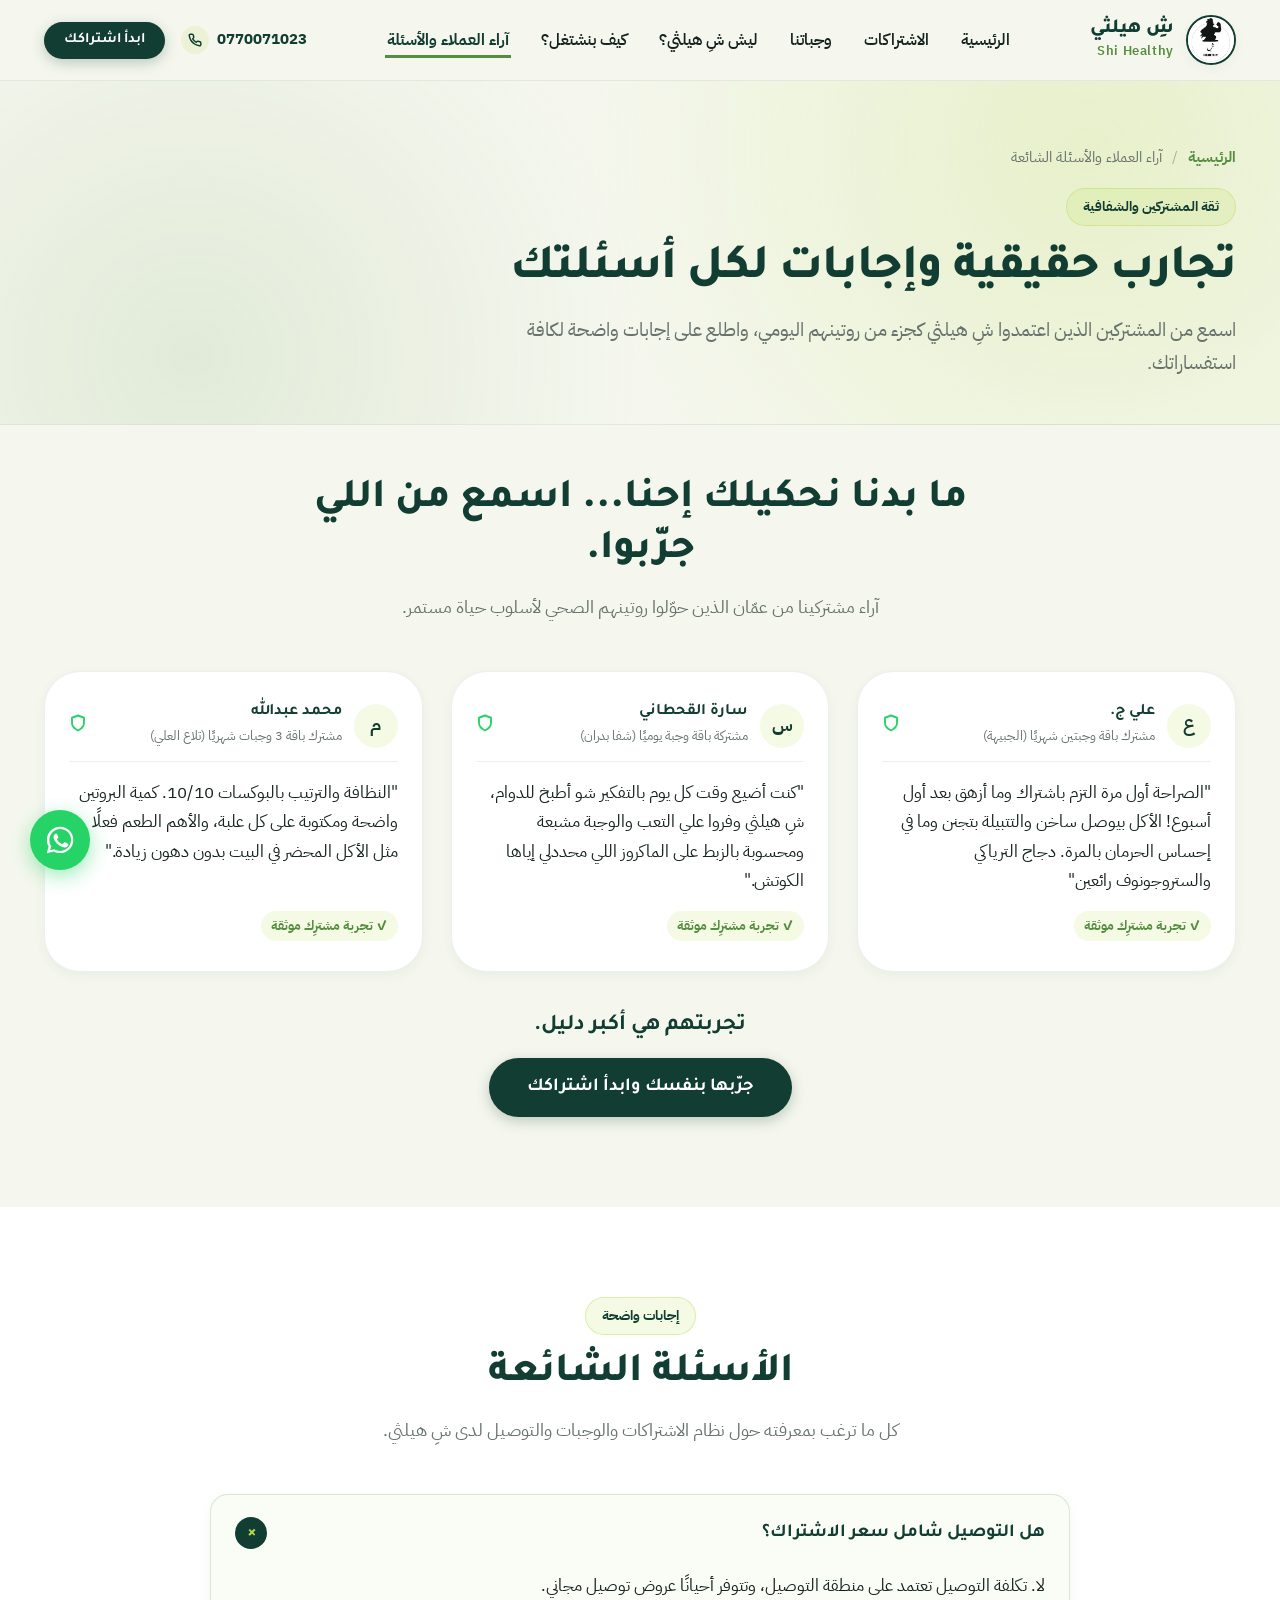
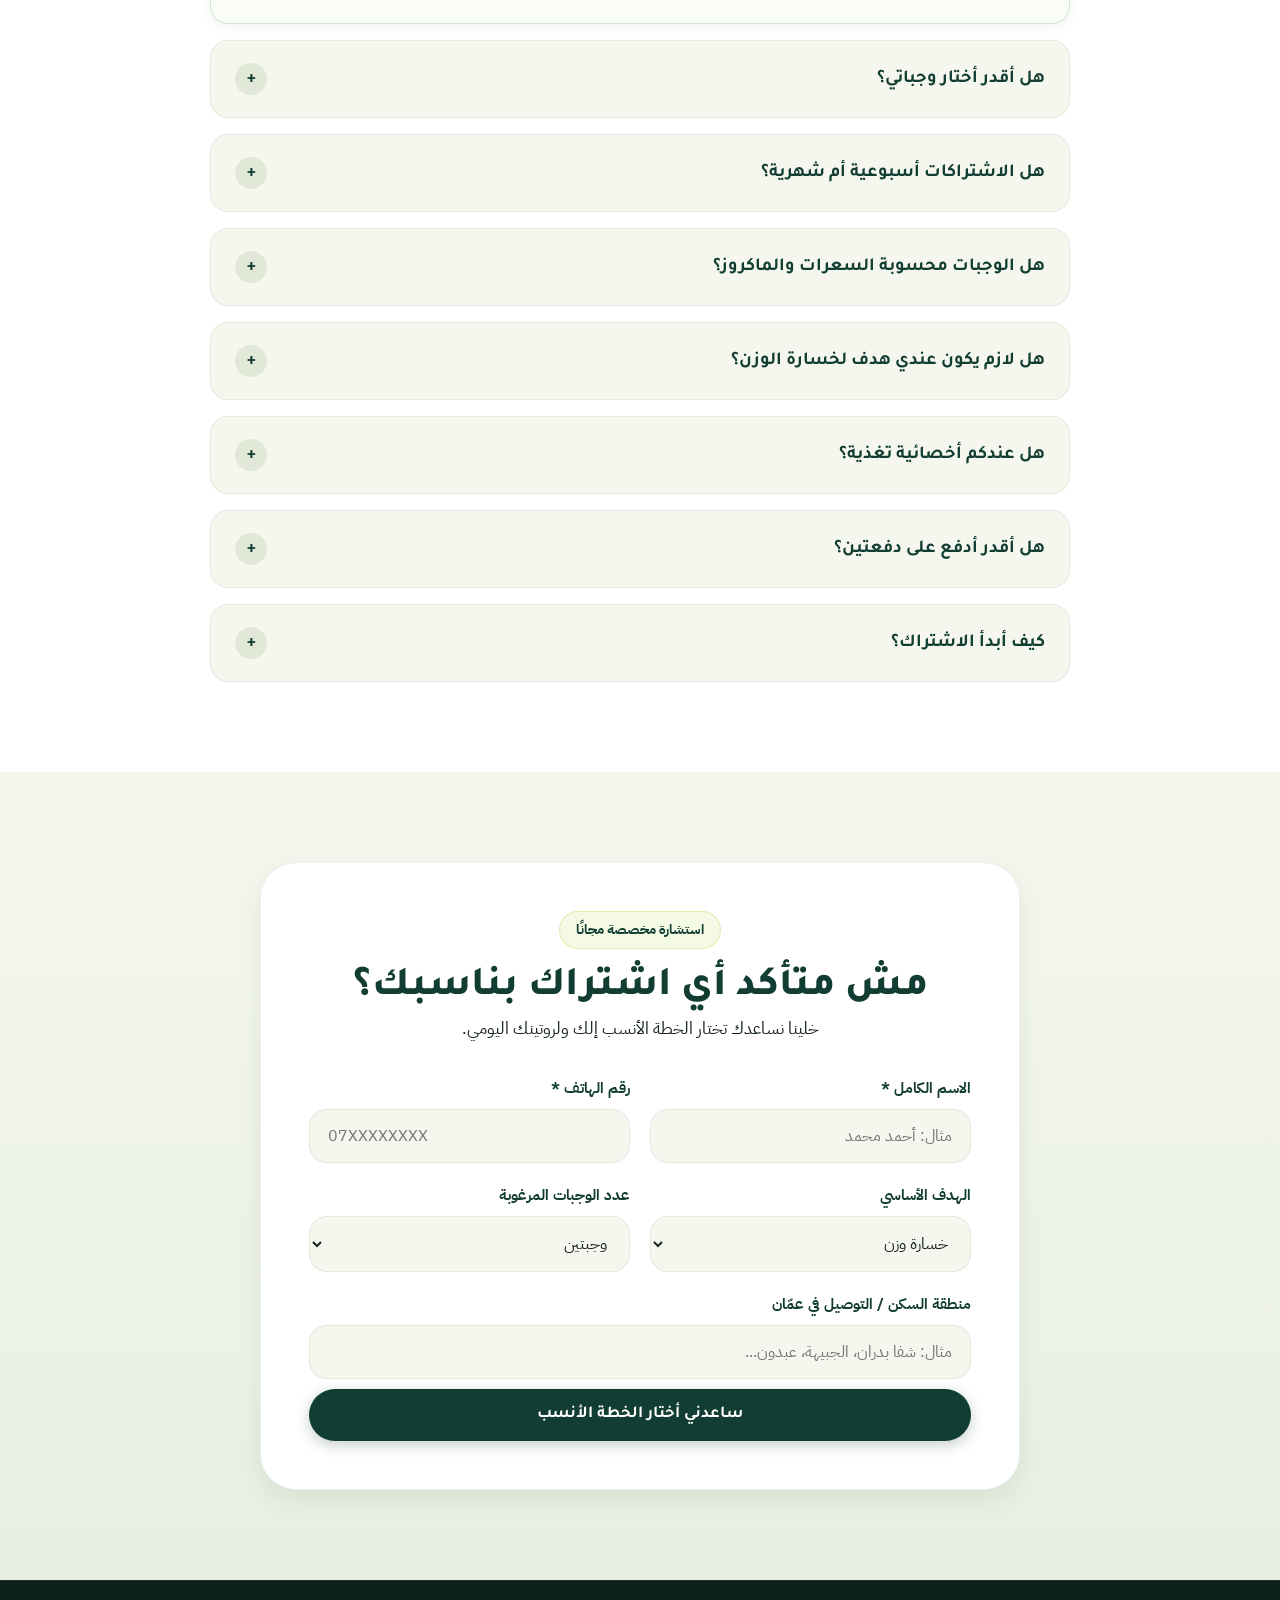
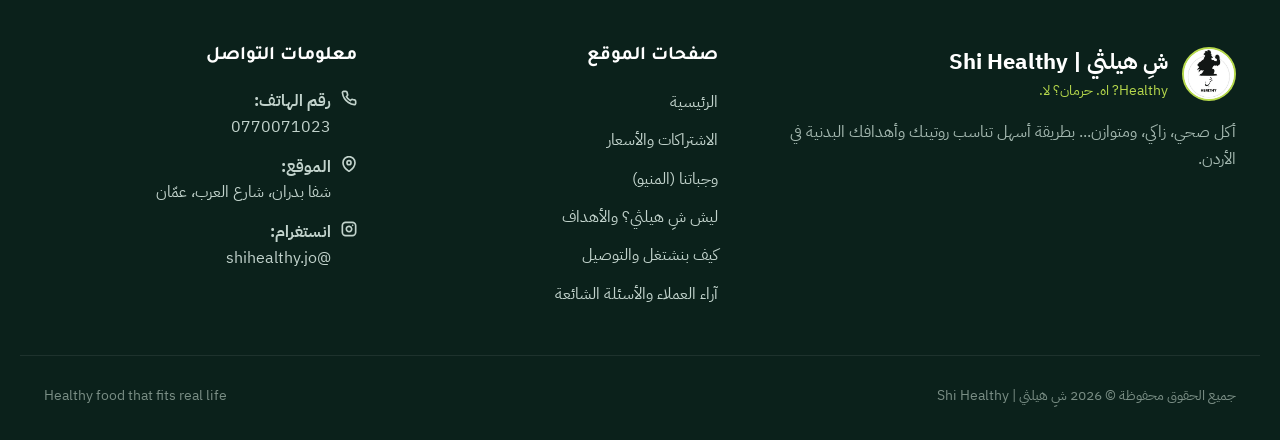
<file: reviews-faq.html>
<!DOCTYPE html>
<html lang="ar" dir="rtl">
<head>
  <meta charset="UTF-8">
  <meta name="viewport" content="width=device-width, initial-scale=1.0">
  <title>آراء العملاء والأسئلة الشائعة | شِ هيلثي - Shi Healthy</title>
  <meta name="description" content="تجارب المشتركين مع شِ هيلثي في عمّان وإجابات لكافة الأسئلة الشائعة حول الاشتراكات والتوصيل وطرق الدفع. اطلب استشارتك المجانية لاختيار باقتك.">
  <meta name="theme-color" content="#123D32">
  <link rel="preconnect" href="https://fonts.googleapis.com">
  <link rel="preconnect" href="https://fonts.gstatic.com" crossorigin>
  <link href="https://fonts.googleapis.com/css2?family=IBM+Plex+Sans+Arabic:wght@300;400;500;600;700;800&family=Tajawal:wght@400;500;700;800;900&display=swap" rel="stylesheet">
  <link rel="stylesheet" href="index.css">
  <link rel="icon" type="image/png" href="assets/images/shi_healthy_logo.png">
</head>
<body>

  <!-- Sticky Header Navigation -->
  <header class="site-header" id="site-header">
    <div class="container navbar">
      <a href="index.html" class="nav-brand" aria-label="شِ هيلثي الرئيسية">
        <img src="assets/images/shi_healthy_logo.png" alt="شعار شِ هيلثي" class="nav-logo-img" width="50" height="50">
        <div class="nav-brand-text">
          <span class="brand-arabic">شِ هيلثي</span>
          <span class="brand-english">Shi Healthy</span>
        </div>
      </a>

      <nav class="desktop-nav" aria-label="القائمة الرئيسية">
        <ul class="nav-links">
          <li><a href="index.html">الرئيسية</a></li>
          <li><a href="subscriptions.html">الاشتراكات</a></li>
          <li><a href="meals.html">وجباتنا</a></li>
          <li><a href="why-us.html">ليش شِ هيلثي؟</a></li>
          <li><a href="how-it-works.html">كيف بنشتغل؟</a></li>
          <li><a href="reviews-faq.html" class="active">آراء العملاء والأسئلة</a></li>
        </ul>
      </nav>

      <!-- Left: Contact & Primary CTA (Desktop) -->
      <div class="nav-actions">
        <a href="tel:0770071023" class="nav-phone">
          <span class="nav-phone-icon">
            <svg width="14" height="14" viewBox="0 0 24 24" fill="none" stroke="currentColor" stroke-width="2.5" stroke-linecap="round" stroke-linejoin="round"><path d="M22 16.92v3a2 2 0 0 1-2.18 2 19.79 19.79 0 0 1-8.63-3.07 19.5 19.5 0 0 1-6-6 19.79 19.79 0 0 1-3.07-8.67A2 2 0 0 1 4.11 2h3a2 2 0 0 1 2 1.72 12.84 12.84 0 0 0 .7 2.81 2 2 0 0 1-.45 2.11L8.09 9.91a16 16 0 0 0 6 6l1.27-1.27a2 2 0 0 1 2.11-.45 12.84 12.84 0 0 0 2.81.7A2 2 0 0 1 22 16.92z"></path></svg>
          </span>
          <span>0770071023</span>
        </a>
        <button class="btn btn-primary btn-sm trigger-subscription-flow" data-plan-id="plan-m-2">
          ابدأ اشتراكك
        </button>
      </div>

      <!-- Mobile Top Actions: Quick WhatsApp + Hamburger Button -->
      <div class="mobile-header-actions">
        <a href="https://wa.me/962770071023?text=%D9%85%D8%B1%D8%AD%D8%A8%D8%A7%D9%8B%20%D8%B4%D9%90%20%D9%87%D9%8A%D9%84%D8%AB%D9%8A" class="mobile-quick-wa" aria-label="تواصل واتساب" target="_blank" rel="noopener">
          <svg width="20" height="20" viewBox="0 0 24 24" fill="currentColor"><path d="M12.04 2C6.58 2 2.13 6.45 2.13 11.91C2.13 13.66 2.59 15.36 3.45 16.86L2.05 22L7.3 20.62C8.75 21.41 10.38 21.83 12.04 21.83C17.5 21.83 21.95 17.38 21.95 11.92C21.95 9.27 20.92 6.78 19.05 4.91C17.18 3.03 14.69 2 12.04 2ZM12.05 3.67C14.25 3.67 16.31 4.53 17.87 6.09C19.42 7.65 20.28 9.72 20.28 11.92C20.28 16.46 16.58 20.16 12.04 20.16C10.61 20.16 9.22 19.78 8.01 19.07L7.72 18.9L4.62 19.71L5.45 16.69L5.26 16.38C4.47 15.13 4.05 13.54 4.05 11.91C4.05 7.37 7.75 3.67 12.05 3.67ZM8.84 7.33C8.65 7.33 8.35 7.4 8.1 7.67C7.85 7.94 7.15 8.6 7.15 9.94C7.15 11.28 8.13 12.57 8.27 12.75C8.41 12.94 10.19 15.69 12.92 16.86C15.18 17.84 15.65 17.64 16.14 17.6C16.64 17.55 17.75 16.94 17.98 16.3C18.21 15.65 18.21 15.1 18.14 14.98C18.07 14.87 17.88 14.8 17.6 14.66C17.32 14.52 15.96 13.85 15.71 13.76C15.45 13.67 15.27 13.62 15.08 13.9C14.9 14.18 14.38 14.8 14.22 14.98C14.06 15.17 13.9 15.19 13.62 15.05C13.35 14.91 12.45 14.61 11.39 13.67C10.57 12.94 10.01 12.03 9.87 11.79C9.73 11.54 9.85 11.41 9.99 11.27C10.12 11.14 10.27 10.94 10.41 10.78C10.55 10.62 10.6 10.5 10.69 10.32C10.78 10.13 10.74 9.97 10.67 9.83C10.6 9.69 10.05 8.34 9.82 7.78C9.6 7.24 9.37 7.31 9.2 7.31L8.84 7.33Z"/></svg>
        </a>
        <button class="hamburger-btn" id="hamburger-menu-btn" aria-label="فتح القائمة">
          <svg width="24" height="24" viewBox="0 0 24 24" fill="none" stroke="currentColor" stroke-width="2.5" stroke-linecap="round" stroke-linejoin="round">
            <line x1="3" y1="12" x2="21" y2="12"></line>
            <line x1="3" y1="6" x2="21" y2="6"></line>
            <line x1="3" y1="18" x2="21" y2="18"></line>
          </svg>
        </button>
      </div>
    </div>
  </header>

  <!-- Mobile Drawer Menu (Native App Style) -->
  <div class="mobile-nav" id="mobile-drawer-nav" aria-hidden="true">
    <div class="mobile-nav-panel">
      <div class="mobile-nav-header">
        <a href="index.html" class="nav-brand">
          <img src="assets/images/shi_healthy_logo.png" alt="شِ هيلثي" class="nav-logo-img" width="42" height="42">
          <div class="nav-brand-text">
            <span class="brand-arabic">شِ هيلثي</span>
            <span class="brand-english">Shi Healthy</span>
          </div>
        </a>
        <button class="mobile-close-btn" id="mobile-drawer-close" aria-label="إغلاق القائمة">
          <svg width="20" height="20" viewBox="0 0 24 24" fill="none" stroke="currentColor" stroke-width="2.5" stroke-linecap="round" stroke-linejoin="round">
            <line x1="18" y1="6" x2="6" y2="18"></line>
            <line x1="6" y1="6" x2="18" y2="18"></line>
          </svg>
        </button>
      </div>

      <div class="mobile-nav-tagline">
        <span class="mobile-nav-tagline-dot"></span>
        <span>وجبات صحية طازجة ومحسوبة يومياً في عمّان</span>
      </div>

      <ul class="mobile-links">
        <li>
          <a href="index.html">
            <span class="mobile-link-inner">
              <span class="mobile-link-icon">
                <svg width="18" height="18" viewBox="0 0 24 24" fill="none" stroke="currentColor" stroke-width="2" stroke-linecap="round" stroke-linejoin="round"><path d="M3 9l9-7 9 7v11a2 2 0 0 1-2 2H5a2 2 0 0 1-2-2z"></path><polyline points="9 22 9 12 15 12 15 22"></polyline></svg>
              </span>
              <span>الرئيسية</span>
            </span>
            <span class="mobile-link-arrow">‹</span>
          </a>
        </li>
        <li>
          <a href="subscriptions.html">
            <span class="mobile-link-inner">
              <span class="mobile-link-icon">
                <svg width="18" height="18" viewBox="0 0 24 24" fill="none" stroke="currentColor" stroke-width="2" stroke-linecap="round" stroke-linejoin="round"><rect x="3" y="4" width="18" height="18" rx="2" ry="2"></rect><line x1="16" y1="2" x2="16" y2="6"></line><line x1="8" y1="2" x2="8" y2="6"></line><line x1="3" y1="10" x2="21" y2="10"></line></svg>
              </span>
              <span>باقات الاشتراكات والأسعار</span>
            </span>
            <span class="mobile-link-arrow">‹</span>
          </a>
        </li>
        <li>
          <a href="meals.html">
            <span class="mobile-link-inner">
              <span class="mobile-link-icon">
                <svg width="18" height="18" viewBox="0 0 24 24" fill="none" stroke="currentColor" stroke-width="2" stroke-linecap="round" stroke-linejoin="round"><path d="M18 2v6a3 3 0 0 1-3 3 3 3 0 0 1-3-3V2"></path><path d="M15 11v11"></path><path d="M6 2v10a3 3 0 0 0 3 3h1v7"></path><path d="M9 2a3 3 0 0 0-3 3v4"></path></svg>
              </span>
              <span>قائمة الوجبات (المنيو)</span>
            </span>
            <span class="mobile-link-arrow">‹</span>
          </a>
        </li>
        <li>
          <a href="why-us.html">
            <span class="mobile-link-inner">
              <span class="mobile-link-icon">
                <svg width="18" height="18" viewBox="0 0 24 24" fill="none" stroke="currentColor" stroke-width="2" stroke-linecap="round" stroke-linejoin="round"><circle cx="12" cy="12" r="10"></circle><circle cx="12" cy="12" r="6"></circle><circle cx="12" cy="12" r="2"></circle></svg>
              </span>
              <span>ليش شِ هيلثي؟ والأهداف</span>
            </span>
            <span class="mobile-link-arrow">‹</span>
          </a>
        </li>
        <li>
          <a href="how-it-works.html">
            <span class="mobile-link-inner">
              <span class="mobile-link-icon">
                <svg width="18" height="18" viewBox="0 0 24 24" fill="none" stroke="currentColor" stroke-width="2" stroke-linecap="round" stroke-linejoin="round"><rect x="1" y="3" width="15" height="13"></rect><polygon points="16 8 20 8 23 11 23 16 16 16 16 8"></polygon><circle cx="5.5" cy="18.5" r="2.5"></circle><circle cx="18.5" cy="18.5" r="2.5"></circle></svg>
              </span>
              <span>كيف بنشتغل والتوصيل</span>
            </span>
            <span class="mobile-link-arrow">‹</span>
          </a>
        </li>
        <li>
          <a href="reviews-faq.html" class="active">
            <span class="mobile-link-inner">
              <span class="mobile-link-icon">
                <svg width="18" height="18" viewBox="0 0 24 24" fill="none" stroke="currentColor" stroke-width="2" stroke-linecap="round" stroke-linejoin="round"><path d="M21 15a2 2 0 0 1-2 2H7l-4 4V5a2 2 0 0 1 2-2h14a2 2 0 0 1 2 2z"></path></svg>
              </span>
              <span>آراء العملاء والأسئلة الشائعة</span>
            </span>
            <span class="mobile-link-arrow">‹</span>
          </a>
        </li>
      </ul>

      <div class="mobile-nav-footer">
        <button class="btn btn-primary trigger-subscription-flow" data-plan-id="plan-m-2">
          ابدأ اشتراكك الآن
        </button>
        <a href="https://wa.me/962770071023?text=%D9%85%D8%B1%D8%AD%D8%A8%D8%A7%D9%8B%20%D8%B4%D9%90%20%D9%87%D9%8A%D9%84%D8%AB%D9%8A%D8%8C%20%D8%A3%D9%88%D8%AF%20%D8%A7%D9%84%D8%A7%D8%B3%D8%AA%D9%81%D8%B3%D8%A7%D8%B1%20%D8%B9%D9%86%20%D8%A7%D9%84%D8%A7%D8%B4%D8%AA%D8%B1%D8%A7%D9%83%D8%A7%D8%AA" target="_blank" rel="noopener" class="btn btn-lime">
          <svg width="18" height="18" viewBox="0 0 24 24" fill="currentColor"><path d="M12.04 2C6.58 2 2.13 6.45 2.13 11.91C2.13 13.66 2.59 15.36 3.45 16.86L2.05 22L7.3 20.62C8.75 21.41 10.38 21.83 12.04 21.83C17.5 21.83 21.95 17.38 21.95 11.92C21.95 9.27 20.92 6.78 19.05 4.91C17.18 3.03 14.69 2 12.04 2ZM12.05 3.67C14.25 3.67 16.31 4.53 17.87 6.09C19.42 7.65 20.28 9.72 20.28 11.92C20.28 16.46 16.58 20.16 12.04 20.16C10.61 20.16 9.22 19.78 8.01 19.07L7.72 18.9L4.62 19.71L5.45 16.69L5.26 16.38C4.47 15.13 4.05 13.54 4.05 11.91C4.05 7.37 7.75 3.67 12.05 3.67ZM8.84 7.33C8.65 7.33 8.35 7.4 8.1 7.67C7.85 7.94 7.15 8.6 7.15 9.94C7.15 11.28 8.13 12.57 8.27 12.75C8.41 12.94 10.19 15.69 12.92 16.86C15.18 17.84 15.65 17.64 16.14 17.6C16.64 17.55 17.75 16.94 17.98 16.3C18.21 15.65 18.21 15.1 18.14 14.98C18.07 14.87 17.88 14.8 17.6 14.66C17.32 14.52 15.96 13.85 15.71 13.76C15.45 13.67 15.27 13.62 15.08 13.9C14.9 14.18 14.38 14.8 14.22 14.98C14.06 15.17 13.9 15.19 13.62 15.05C13.35 14.91 12.45 14.61 11.39 13.67C10.57 12.94 10.01 12.03 9.87 11.79C9.73 11.54 9.85 11.41 9.99 11.27C10.12 11.14 10.27 10.94 10.41 10.78C10.55 10.62 10.6 10.5 10.69 10.32C10.78 10.13 10.74 9.97 10.67 9.83C10.6 9.69 10.05 8.34 9.82 7.78C9.6 7.24 9.37 7.31 9.2 7.31L8.84 7.33Z"/></svg>
          تواصل واتساب مباشرة
        </a>
        <div class="mobile-nav-contact-hint">
          شفا بدران، شارع العرب • 0770071023
        </div>
      </div>
    </div>
  </div>

<main>
    <!-- Subpage Banner -->
    <section class="page-hero-banner">
      <div class="container">
        <div class="breadcrumb-nav">
          <a href="index.html">الرئيسية</a>
          <span class="breadcrumb-sep">/</span>
          <span>آراء العملاء والأسئلة الشائعة</span>
        </div>
        <span class="section-tag">ثقة المشتركين والشفافية</span>
        <h1>تجارب حقيقية وإجابات لكل أسئلتك</h1>
        <p>اسمع من المشتركين الذين اعتمدوا شِ هيلثي كجزء من روتينهم اليومي، واطلع على إجابات واضحة لكافة استفساراتك.</p>
      </div>
    </section>

    <!-- Social Proof Section -->
    <section class="social-proof-section" style="padding-top: 0; background: none;">
      <div class="container">
        <div class="section-header text-center">
          <h2>ما بدنا نحكيلك إحنا... اسمع من اللي جرّبوا.</h2>
          <p>آراء مشتركينا من عمّان الذين حوّلوا روتينهم الصحي لأسلوب حياة مستمر.</p>
        </div>

        <div class="testimonials-grid">
          <!-- Review 1 -->
          <div class="testimonial-card">
            <div class="testimonial-header">
              <div class="user-info">
                <div class="user-avatar">ع</div>
                <div class="user-name-box">
                  <h4>علي ج.</h4>
                  <span>مشترك باقة وجبتين شهريًا (الجبيهة)</span>
                </div>
              </div>
              <span class="whatsapp-badge-icon"><svg width="18" height="18" viewBox="0 0 24 24" fill="none" stroke="currentColor" stroke-width="2.5" stroke-linecap="round" stroke-linejoin="round"><path d="M12 22s8-4 8-10V5l-8-3-8 3v7c0 6 8 10 8 10z"></path></svg></span>
            </div>
            <p class="testimonial-text">
              "الصراحة أول مرة التزم باشتراك وما أزهق بعد أول أسبوع! الأكل بيوصل ساخن والتتبيلة بتجنن وما في إحساس الحرمان بالمرة. دجاج الترياكي والستروجونوف رائعين"
            </p>
            <span class="testimonial-proof-tag">✓ تجربة مشترِك موثقة</span>
          </div>

          <!-- Review 2 -->
          <div class="testimonial-card">
            <div class="testimonial-header">
              <div class="user-info">
                <div class="user-avatar">س</div>
                <div class="user-name-box">
                  <h4>سارة القحطاني</h4>
                  <span>مشتركة باقة وجبة يوميًا (شفا بدران)</span>
                </div>
              </div>
              <span class="whatsapp-badge-icon"><svg width="18" height="18" viewBox="0 0 24 24" fill="none" stroke="currentColor" stroke-width="2.5" stroke-linecap="round" stroke-linejoin="round"><path d="M12 22s8-4 8-10V5l-8-3-8 3v7c0 6 8 10 8 10z"></path></svg></span>
            </div>
            <p class="testimonial-text">
              "كنت أضيع وقت كل يوم بالتفكير شو أطبخ للدوام، شِ هيلثي وفروا علي التعب والوجبة مشبعة ومحسوبة بالزبط على الماكروز اللي محددلي إياها الكوتش."
            </p>
            <span class="testimonial-proof-tag">✓ تجربة مشترِك موثقة</span>
          </div>

          <!-- Review 3 -->
          <div class="testimonial-card">
            <div class="testimonial-header">
              <div class="user-info">
                <div class="user-avatar">م</div>
                <div class="user-name-box">
                  <h4>محمد عبدالله</h4>
                  <span>مشترك باقة 3 وجبات شهريًا (تلاع العلي)</span>
                </div>
              </div>
              <span class="whatsapp-badge-icon"><svg width="18" height="18" viewBox="0 0 24 24" fill="none" stroke="currentColor" stroke-width="2.5" stroke-linecap="round" stroke-linejoin="round"><path d="M12 22s8-4 8-10V5l-8-3-8 3v7c0 6 8 10 8 10z"></path></svg></span>
            </div>
            <p class="testimonial-text">
              "النظافة والترتيب بالبوكسات 10/10. كمية البروتين واضحة ومكتوبة على كل علبة، والأهم الطعم فعلًا مثل الأكل المحضر في البيت بدون دهون زيادة."
            </p>
            <span class="testimonial-proof-tag">✓ تجربة مشترِك موثقة</span>
          </div>
        </div>

        <div class="social-proof-footer">
          <h3>تجربتهم هي أكبر دليل.</h3>
          <button class="btn btn-primary btn-lg trigger-subscription-flow" data-plan-id="plan-m-2">
            جرّبها بنفسك وابدأ اشتراكك
          </button>
        </div>
      </div>
    </section>

    <!-- FAQ Accordion Section -->
    <section class="faq-section">
      <div class="container">
        <div class="section-header text-center">
          <span class="section-tag">إجابات واضحة</span>
          <h2>الأسئلة الشائعة</h2>
          <p>كل ما ترغب بمعرفته حول نظام الاشتراكات والوجبات والتوصيل لدى شِ هيلثي.</p>
        </div>

        <div class="faq-accordion-wrap">
          <div class="faq-item" id="faq-item-1">
            <button class="faq-question-btn" aria-expanded="true">
              <span>هل التوصيل شامل سعر الاشتراك؟</span>
              <span class="faq-toggle-icon">+</span>
            </button>
            <div class="faq-answer-content">
              <p>لا. تكلفة التوصيل تعتمد على منطقة التوصيل، وتتوفر أحيانًا عروض توصيل مجاني.</p>
            </div>
          </div>

          <div class="faq-item" id="faq-item-2">
            <button class="faq-question-btn" aria-expanded="false">
              <span>هل أقدر أختار وجباتي؟</span>
              <span class="faq-toggle-icon">+</span>
            </button>
            <div class="faq-answer-content">
              <p>نعم، بعد اختيار الاشتراك يمكنك اختيار وجباتك من الخيارات المتاحة.</p>
            </div>
          </div>

          <div class="faq-item" id="faq-item-3">
            <button class="faq-question-btn" aria-expanded="false">
              <span>هل الاشتراكات أسبوعية أم شهرية؟</span>
              <span class="faq-toggle-icon">+</span>
            </button>
            <div class="faq-answer-content">
              <p>عندنا اشتراكات أسبوعية وشهرية.</p>
            </div>
          </div>

          <div class="faq-item" id="faq-item-4">
            <button class="faq-question-btn" aria-expanded="false">
              <span>هل الوجبات محسوبة السعرات والماكروز؟</span>
              <span class="faq-toggle-icon">+</span>
            </button>
            <div class="faq-answer-content">
              <p>نعم، الوجبات عند شِ هيلثي محسوبة من ناحية السعرات والماكروز.</p>
            </div>
          </div>

          <div class="faq-item" id="faq-item-5">
            <button class="faq-question-btn" aria-expanded="false">
              <span>هل لازم يكون عندي هدف لخسارة الوزن؟</span>
              <span class="faq-toggle-icon">+</span>
            </button>
            <div class="faq-answer-content">
              <p>لا. الاشتراكات مناسبة لأهداف وأنماط حياة مختلفة.</p>
            </div>
          </div>

          <div class="faq-item" id="faq-item-6">
            <button class="faq-question-btn" aria-expanded="false">
              <span>هل عندكم أخصائية تغذية؟</span>
              <span class="faq-toggle-icon">+</span>
            </button>
            <div class="faq-answer-content">
              <p>نعم، ويمكنك التواصل معها للمساعدة في اختيار الخطة المناسبة.</p>
            </div>
          </div>

          <div class="faq-item" id="faq-item-7">
            <button class="faq-question-btn" aria-expanded="false">
              <span>هل أقدر أدفع على دفعتين؟</span>
              <span class="faq-toggle-icon">+</span>
            </button>
            <div class="faq-answer-content">
              <p>نعم، يتوفر الدفع على دفعتين وفق الاشتراك والنظام المعتمد.</p>
            </div>
          </div>

          <div class="faq-item" id="faq-item-8">
            <button class="faq-question-btn" aria-expanded="false">
              <span>كيف أبدأ الاشتراك؟</span>
              <span class="faq-toggle-icon">+</span>
            </button>
            <div class="faq-answer-content">
              <p>اختار الخطة المناسبة، اختار وجباتك، أدخل بياناتك، ثم أكمل الدفع.</p>
            </div>
          </div>
        </div>
      </div>
    </section>

    <!-- Lead Form Section -->
    <section class="lead-section" id="lead-form-section">
      <div class="container">
        <div class="lead-card-box">
          <div class="text-center">
            <span class="section-tag">استشارة مخصصة مجانًا</span>
            <h2>مش متأكد أي اشتراك بناسبك؟</h2>
            <p>خلينا نساعدك تختار الخطة الأنسب إلك ولروتينك اليومي.</p>
          </div>

          <form id="lead-consultation-form">
            <div class="lead-form-grid">
              <div>
                <label for="lead-name" class="form-label">الاسم الكامل *</label>
                <input type="text" id="lead-name" class="form-input" placeholder="مثال: أحمد محمد" required>
              </div>
              <div>
                <label for="lead-phone" class="form-label">رقم الهاتف *</label>
                <input type="tel" id="lead-phone" class="form-input" placeholder="07XXXXXXXX" required>
              </div>
              <div>
                <label for="lead-goal" class="form-label">الهدف الأساسي</label>
                <select id="lead-goal" class="form-select">
                  <option value="خسارة وزن">خسارة وزن</option>
                  <option value="بناء عضل">بناء عضل</option>
                  <option value="المحافظة على الوزن">المحافظة على الوزن</option>
                  <option value="أكل صحي">أكل صحي</option>
                  <option value="توفير وقت">توفير وقت</option>
                  <option value="غير ذلك">غير ذلك</option>
                </select>
              </div>
              <div>
                <label for="lead-meals" class="form-label">عدد الوجبات المرغوبة</label>
                <select id="lead-meals" class="form-select">
                  <option value="وجبة يوميًا">وجبة</option>
                  <option value="وجبتين يوميًا" selected>وجبتين</option>
                  <option value="3 وجبات يوميًا">3 وجبات</option>
                  <option value="مش متأكد">مش متأكد</option>
                </select>
              </div>
              <div class="form-group-full">
                <label for="lead-area" class="form-label">منطقة السكن / التوصيل في عمّان</label>
                <input type="text" id="lead-area" class="form-input" placeholder="مثال: شفا بدران، الجبيهة، عبدون...">
              </div>
            </div>

            <button type="submit" class="btn btn-primary lead-submit-btn" id="lead-submit-btn">
              ساعدني أختار الخطة الأنسب
            </button>
          </form>

          <div class="lead-success-msg" id="lead-success-message">
            <h4>وصلتنا معلوماتك</h4>
            <p style="margin-bottom: 16px;">رح نتواصل معك ونساعدك تختار الخطة الأنسب إلك في أقرب وقت.</p>
            <a href="#" id="lead-whatsapp-instant" target="_blank" class="btn btn-primary btn-sm">
              تواصل معنا مباشرة عبر واتساب
            </a>
          </div>
        </div>
      </div>
    </section>
  </main>

<!-- Footer -->
  <footer class="site-footer">
    <div class="container footer-grid">
      <div class="footer-brand">
        <div class="footer-logo-row">
          <img src="assets/images/shi_healthy_logo.png" alt="شِ هيلثي" class="footer-logo-img">
          <div>
            <div class="footer-brand-title">شِ هيلثي | Shi Healthy</div>
            <div style="font-size: 0.85rem; color: var(--lime-accent);">Healthy? اه. حرمان؟ لا.</div>
          </div>
        </div>
        <p class="footer-brand-desc">أكل صحي، زاكي، ومتوازن... بطريقة أسهل تناسب روتينك وأهدافك البدنية في الأردن.</p>
      </div>

      <div class="footer-col">
        <h4>صفحات الموقع</h4>
        <ul class="footer-links-list">
          <li><a href="index.html">الرئيسية</a></li>
          <li><a href="subscriptions.html">الاشتراكات والأسعار</a></li>
          <li><a href="meals.html">وجباتنا (المنيو)</a></li>
          <li><a href="why-us.html">ليش شِ هيلثي؟ والأهداف</a></li>
          <li><a href="how-it-works.html">كيف بنشتغل والتوصيل</a></li>
          <li><a href="reviews-faq.html">آراء العملاء والأسئلة الشائعة</a></li>
        </ul>
      </div>

      <div class="footer-col">
        <h4>معلومات التواصل</h4>
        <div class="footer-contact-info">
          <div class="footer-contact-row">
            <span>
              <svg width="16" height="16" viewBox="0 0 24 24" fill="none" stroke="currentColor" stroke-width="2.5" stroke-linecap="round" stroke-linejoin="round"><path d="M22 16.92v3a2 2 0 0 1-2.18 2 19.79 19.79 0 0 1-8.63-3.07 19.5 19.5 0 0 1-6-6 19.79 19.79 0 0 1-3.07-8.67A2 2 0 0 1 4.11 2h3a2 2 0 0 1 2 1.72 12.84 12.84 0 0 0 .7 2.81 2 2 0 0 1-.45 2.11L8.09 9.91a16 16 0 0 0 6 6l1.27-1.27a2 2 0 0 1 2.11-.45 12.84 12.84 0 0 0 2.81.7A2 2 0 0 1 22 16.92z"></path></svg>
            </span>
            <div><strong>رقم الهاتف:</strong><br><a href="tel:0770071023" style="direction: ltr; display: inline-block;">0770071023</a></div>
          </div>
          <div class="footer-contact-row">
            <span>
              <svg width="16" height="16" viewBox="0 0 24 24" fill="none" stroke="currentColor" stroke-width="2.5" stroke-linecap="round" stroke-linejoin="round"><path d="M21 10c0 7-9 13-9 13s-9-6-9-13a9 9 0 0 1 18 0z"></path><circle cx="12" cy="10" r="3"></circle></svg>
            </span>
            <div><strong>الموقع:</strong><br>شفا بدران، شارع العرب، عمّان</div>
          </div>
          <div class="footer-contact-row">
            <span>
              <svg width="16" height="16" viewBox="0 0 24 24" fill="none" stroke="currentColor" stroke-width="2.5" stroke-linecap="round" stroke-linejoin="round"><rect x="2" y="2" width="20" height="20" rx="5" ry="5"></rect><path d="M16 11.37A4 4 0 1 1 12.63 8 4 4 0 0 1 16 11.37z"></path><line x1="17.5" y1="6.5" x2="17.51" y2="6.5"></line></svg>
            </span>
            <div><strong>انستغرام:</strong><br><a href="https://instagram.com" target="_blank" rel="noopener">@shihealthy.jo</a></div>
          </div>
        </div>
      </div>
    </div>

    <div class="container footer-bottom">
      <div>جميع الحقوق محفوظة © 2026 شِ هيلثي | Shi Healthy</div>
      <div>Healthy food that fits real life</div>
    </div>
  </footer>

  <!-- Mobile Sticky Bar -->
  <div class="mobile-sticky-bar">
    <button class="btn btn-primary trigger-subscription-flow" data-plan-id="plan-m-2">
      ابدأ اشتراكك الآن
    </button>
    <a href="https://wa.me/962770071023?text=%D9%85%D8%B1%D8%AD%D8%A8%D8%A7%D9%8B%20%D8%B4%D9%90%20%D9%87%D9%8A%D9%84%D8%AB%D9%8A%D8%8C%20%D8%A3%D9%88%D8%AF%20%D8%A7%D9%84%D8%A7%D8%B3%D8%AA%D9%81%D8%B3%D8%A7%D8%B1%20%D8%B9%D9%86%20%D8%A7%D9%84%D8%A7%D8%B4%D8%AA%D8%B1%D8%A7%D9%83%D8%A7%D8%AA" target="_blank" class="mobile-whatsapp-btn" aria-label="محادثة واتساب">
      <svg width="24" height="24" viewBox="0 0 24 24" fill="currentColor"><path d="M12.04 2C6.58 2 2.13 6.45 2.13 11.91C2.13 13.66 2.59 15.36 3.45 16.86L2.05 22L7.3 20.62C8.75 21.41 10.38 21.83 12.04 21.83C17.5 21.83 21.95 17.38 21.95 11.92C21.95 9.27 20.92 6.78 19.05 4.91C17.18 3.03 14.69 2 12.04 2ZM12.05 3.67C14.25 3.67 16.31 4.53 17.87 6.09C19.42 7.65 20.28 9.72 20.28 11.92C20.28 16.46 16.58 20.16 12.04 20.16C10.61 20.16 9.22 19.78 8.01 19.07L7.72 18.9L4.62 19.71L5.45 16.69L5.26 16.38C4.47 15.13 4.05 13.54 4.05 11.91C4.05 7.37 7.75 3.67 12.05 3.67ZM8.84 7.33C8.65 7.33 8.35 7.4 8.1 7.67C7.85 7.94 7.15 8.6 7.15 9.94C7.15 11.28 8.13 12.57 8.27 12.75C8.41 12.94 10.19 15.69 12.92 16.86C15.18 17.84 15.65 17.64 16.14 17.6C16.64 17.55 17.75 16.94 17.98 16.3C18.21 15.1 18.14 14.98C18.07 14.87 17.88 14.8 17.6 14.66C17.32 14.52 15.96 13.85 15.71 13.76C15.45 13.67 15.27 13.62 15.08 13.9C14.9 14.18 14.38 14.8 14.22 14.98C14.06 15.17 13.9 15.19 13.62 15.05C13.35 14.91 12.45 14.61 11.39 13.67C10.57 12.94 10.01 12.03 9.87 11.79C9.73 11.54 9.85 11.41 9.99 11.27C10.12 11.14 10.27 10.94 10.41 10.78C10.55 10.62 10.6 10.5 10.69 10.32C10.78 10.13 10.74 9.97 10.67 9.83C10.6 9.69 10.05 8.34 9.82 7.78C9.6 7.24 9.37 7.31 9.2 7.31L8.84 7.33Z"/></svg>
    </a>
  </div>

  <a href="https://wa.me/962770071023?text=%D9%85%D8%B1%D8%AD%D8%A8%D8%A7%D9%8B%20%D8%B4%D9%90%20%D9%87%D9%8A%D9%84%D8%AB%D9%8A%D8%8C%20%D8%A3%D9%88%D8%AF%20%D8%A7%D9%84%D8%A7%D8%B3%D8%AA%D9%81%D8%B3%D8%A7%D8%B1%20%D8%B9%D9%86%20%D8%A7%D9%84%D8%A7%D8%B4%D8%AA%D8%B1%D8%A7%D9%83%D8%A7%D8%AA" target="_blank" class="floating-whatsapp" aria-label="احكي معنا على واتساب">
    <svg width="32" height="32" viewBox="0 0 24 24" fill="currentColor"><path d="M12.04 2C6.58 2 2.13 6.45 2.13 11.91C2.13 13.66 2.59 15.36 3.45 16.86L2.05 22L7.3 20.62C8.75 21.41 10.38 21.83 12.04 21.83C17.5 21.83 21.95 17.38 21.95 11.92C21.95 9.27 20.92 6.78 19.05 4.91C17.18 3.03 14.69 2 12.04 2ZM12.05 3.67C14.25 3.67 16.31 4.53 17.87 6.09C19.42 7.65 20.28 9.72 20.28 11.92C20.28 16.46 16.58 20.16 12.04 20.16C10.61 20.16 9.22 19.78 8.01 19.07L7.72 18.9L4.62 19.71L5.45 16.69L5.26 16.38C4.47 15.13 4.05 13.54 4.05 11.91C4.05 7.37 7.75 3.67 12.05 3.67ZM8.84 7.33C8.65 7.33 8.35 7.4 8.1 7.67C7.85 7.94 7.15 8.6 7.15 9.94C7.15 11.28 8.13 12.57 8.27 12.75C8.41 12.94 10.19 15.69 12.92 16.86C15.18 17.84 15.65 17.64 16.14 17.6C16.64 17.55 17.75 16.94 17.98 16.3C18.21 15.65 18.21 15.1 18.14 14.98C18.07 14.87 17.88 14.8 17.6 14.66C17.32 14.52 15.96 13.85 15.71 13.76C15.45 13.67 15.27 13.62 15.08 13.9C14.9 14.18 14.38 14.8 14.22 14.98C14.06 15.17 13.9 15.19 13.62 15.05C13.35 14.91 12.45 14.61 11.39 13.67C10.57 12.94 10.01 12.03 9.87 11.79C9.73 11.54 9.85 11.41 9.99 11.27C10.12 11.14 10.27 10.94 10.41 10.78C10.55 10.62 10.6 10.5 10.69 10.32C10.78 10.13 10.74 9.97 10.67 9.83C10.6 9.69 10.05 8.34 9.82 7.78C9.6 7.24 9.37 7.31 9.2 7.31L8.84 7.33Z"/></svg>
  </a>

  <!-- FLOW B Modal -->
  <div class="modal-overlay" id="checkout-modal" role="dialog" aria-modal="true" aria-labelledby="modal-step-title">
    <div class="checkout-modal-card">
      <div class="modal-header">
        <h3 id="modal-step-title">طلب اشتراك جديد</h3>
        <button class="modal-close-btn" id="modal-close-btn" aria-label="إغلاق النافذة">✕</button>
      </div>

      <div class="stepper-progress-bar">
        <div class="step-indicator active" data-step="1">
          <div class="step-circle">1</div>
          <span class="step-label">الاشتراك</span>
        </div>
        <div class="step-indicator" data-step="2">
          <div class="step-circle">2</div>
          <span class="step-label">الوجبات</span>
        </div>
        <div class="step-indicator" data-step="3">
          <div class="step-circle">3</div>
          <span class="step-label">البيانات</span>
        </div>
        <div class="step-indicator" data-step="4">
          <div class="step-circle">4</div>
          <span class="step-label">الدفع</span>
        </div>
        <div class="step-indicator" data-step="5">
          <div class="step-circle">5</div>
          <span class="step-label">التأكيد</span>
        </div>
      </div>

      <div class="modal-body">
        <div class="checkout-step-panel active" data-step="1">
          <h4 style="font-size: 1.2rem; color: var(--primary-dark); margin-bottom: 6px;">الخطوة 1: حدد نوع الاشتراك</h4>
          <p style="font-size: 0.95rem; color: var(--text-muted); margin-bottom: 16px;">اضغط على الخطة التي تناسب عدد وجباتك الشهري أو الأسبوعي:</p>
          <div class="modal-plans-list" id="modal-plans-list-container"></div>
        </div>

        <div class="checkout-step-panel" data-step="2">
          <h4 style="font-size: 1.2rem; color: var(--primary-dark); margin-bottom: 6px;">الخطوة 2: اختار وجباتك المفضلة</h4>
          <p style="font-size: 0.95rem; color: var(--text-muted); margin-bottom: 16px;">حدد الوجبات التي ترغب بها، وسيقوم شيف شِ هيلثي بتجهيزها وتنسيق التوصيل حسب الخطة:</p>
          <div class="meals-counter-bar" id="modal-meals-counter-bar"></div>
          <div class="meals-selection-grid" id="modal-meals-grid"></div>
        </div>

        <div class="checkout-step-panel" data-step="3">
          <h4 style="font-size: 1.2rem; color: var(--primary-dark); margin-bottom: 6px;">الخطوة 3: بيانات التوصيل والتواصل</h4>
          <p style="font-size: 0.95rem; color: var(--text-muted); margin-bottom: 20px;">أدخل عنوانك بالتفصيل حتى يتم تنسيق خط التوصيل:</p>
          <div class="lead-form-grid" style="margin-top: 0;">
            <div>
              <label for="cust-name" class="form-label">الاسم الكامل *</label>
              <input type="text" id="cust-name" class="form-input" placeholder="اسمك الكريم" required>
            </div>
            <div>
              <label for="cust-phone" class="form-label">رقم الهاتف *</label>
              <input type="tel" id="cust-phone" class="form-input" placeholder="07XXXXXXXX" required>
            </div>
            <div>
              <label for="cust-area" class="form-label">المنطقة في عمّان *</label>
              <select id="cust-area" class="form-select" required>
                <option value="">-- اختار منطقتك --</option>
              </select>
            </div>
            <div>
              <label for="cust-address" class="form-label">العنوان بالتفصيل *</label>
              <input type="text" id="cust-address" class="form-input" placeholder="اسم الشارع، البناية، رقم الشقة">
            </div>
            <div class="form-group-full">
              <label for="cust-notes" class="form-label">ملاحظات التوصيل أو الحساسية من أطعمة معينة</label>
              <textarea id="cust-notes" class="form-textarea" rows="2" placeholder="أي تفاصيل خاصة بتسليم الوجبات أو تفضيلات النكهات"></textarea>
            </div>
          </div>
          <div style="background-color: #FFF9E6; border: 1px solid #E5A823; padding: 10px 14px; border-radius: var(--radius-sm); font-size: 0.85rem; color: #7A5300; margin-top: 14px;">
            * تذكير: تكلفة التوصيل لا تشمل سعر الاشتراك ويتم احتسابها بحسب المنطقة الجغرافية.
          </div>
        </div>

        <div class="checkout-step-panel" data-step="4">
          <h4 style="font-size: 1.2rem; color: var(--primary-dark); margin-bottom: 6px;">الخطوة 4: طريقة الدفع</h4>
          <p style="font-size: 0.95rem; color: var(--text-muted); margin-bottom: 16px;">اختر وسيلة الدفع المعتمدة المناسبة لك:</p>
          <div class="payment-options-list">
            <label class="payment-option-row selected">
              <input type="radio" name="payment_choice" value="cod" class="payment-radio" checked>
              <div class="payment-title-wrap">
                <h4>الدفع عند الاستلام (كاش)</h4>
                <p>تدفع عند استلام أول دفعة وجبات مباشرة للمندوب</p>
              </div>
            </label>
            <label class="payment-option-row">
              <input type="radio" name="payment_choice" value="card" class="payment-radio">
              <div class="payment-title-wrap">
                <h4>البطاقة الائتمانية (Visa / Mastercard)</h4>
                <p>رابط دفع إلكتروني آمن يتم إرساله إليك</p>
              </div>
            </label>
            <label class="payment-option-row">
              <input type="radio" name="payment_choice" value="cliq" class="payment-radio">
              <div class="payment-title-wrap">
                <h4>كليك والمحافظ الإلكترونية (CliQ / Zain Cash)</h4>
                <p>تحويل فوري عبر اسم المستخدم المعتمد</p>
              </div>
            </label>
            <label class="payment-option-row">
              <input type="radio" name="payment_choice" value="split" class="payment-radio">
              <div class="payment-title-wrap">
                <h4>الدفع مقسم على دفعتين</h4>
                <p>متاح للاشتراكات الشهرية (دفعة عند البدء ودفعة في منتصف الشهر)</p>
              </div>
            </label>
          </div>
        </div>

        <div class="checkout-step-panel" data-step="5">
          <div class="order-success-box">
            <div class="success-icon-animated">✓</div>
            <h3 style="font-size: 1.6rem; color: var(--primary-dark); margin-bottom: 8px;">تم تسجيل طلبك بنجاح!</h3>
            <p style="font-size: 1.05rem; color: var(--text-muted);">
              شكرًا لاختيارك <strong>شِ هيلثي</strong>. فريقنا سيقوم بمراجعة طلبك والتواصل معك لتأكيد موعد أول توصيل.
            </p>
            <div class="order-summary-card" id="order-summary-content"></div>
            <div style="display: flex; flex-direction: column; gap: 12px; align-items: center;">
              <a href="#" id="confirm-whatsapp-btn" target="_blank" class="btn btn-lime btn-lg" style="width: 100%;">
                <svg width="20" height="20" viewBox="0 0 24 24" fill="currentColor"><path d="M12.04 2C6.58 2 2.13 6.45 2.13 11.91C2.13 13.66 2.59 15.36 3.45 16.86L2.05 22L7.3 20.62C8.75 21.41 10.38 21.83 12.04 21.83C17.5 21.83 21.95 17.38 21.95 11.92C21.95 9.27 20.92 6.78 19.05 4.91C17.18 3.03 14.69 2 12.04 2ZM12.05 3.67C14.25 3.67 16.31 4.53 17.87 6.09C19.42 7.65 20.28 9.72 20.28 11.92C20.28 16.46 16.58 20.16 12.04 20.16C10.61 20.16 9.22 19.78 8.01 19.07L7.72 18.9L4.62 19.71L5.45 16.69L5.26 16.38C4.47 15.13 4.05 13.54 4.05 11.91C4.05 7.37 7.75 3.67 12.05 3.67ZM8.84 7.33C8.65 7.33 8.35 7.4 8.1 7.67C7.85 7.94 7.15 8.6 7.15 9.94C7.15 11.28 8.13 12.57 8.27 12.75C8.41 12.94 10.19 15.69 12.92 16.86C15.18 17.84 15.65 17.64 16.14 17.6C16.64 17.55 17.75 16.94 17.98 16.3C18.21 15.65 18.21 15.1 18.14 14.98C18.07 14.87 17.88 14.8 17.6 14.66C17.32 14.52 15.96 13.85 15.71 13.76C15.45 13.67 15.27 13.62 15.08 13.9C14.9 14.18 14.38 14.8 14.22 14.98C14.06 15.17 13.9 15.19 13.62 15.05C13.35 14.91 12.45 14.61 11.39 13.67C10.57 12.94 10.01 12.03 9.87 11.79C9.73 11.54 9.85 11.41 9.99 11.27C10.12 11.14 10.27 10.94 10.41 10.78C10.55 10.62 10.6 10.5 10.69 10.32C10.78 10.13 10.74 9.97 10.67 9.83C10.6 9.69 10.05 8.34 9.82 7.78C9.6 7.24 9.37 7.31 9.2 7.31L8.84 7.33Z"/></svg>
                تأكيد الطلب مباشرة عبر واتساب
              </a>
              <button type="button" class="btn btn-secondary" onclick="document.getElementById('checkout-modal').classList.remove('open');">
                إغلاق والعودة للباقات
              </button>
            </div>
          </div>
        </div>
      </div>

      <div class="modal-footer">
        <button type="button" class="btn btn-secondary btn-sm" id="modal-prev-btn" style="display: none;">
          → السابق
        </button>
        <button type="button" class="btn btn-primary btn-sm" id="modal-next-btn">
          المتابعة لاختيار الوجبات ←
        </button>
      </div>
    </div>
  </div>

  <script src="index.js"></script>
</body>
</html>
</file>
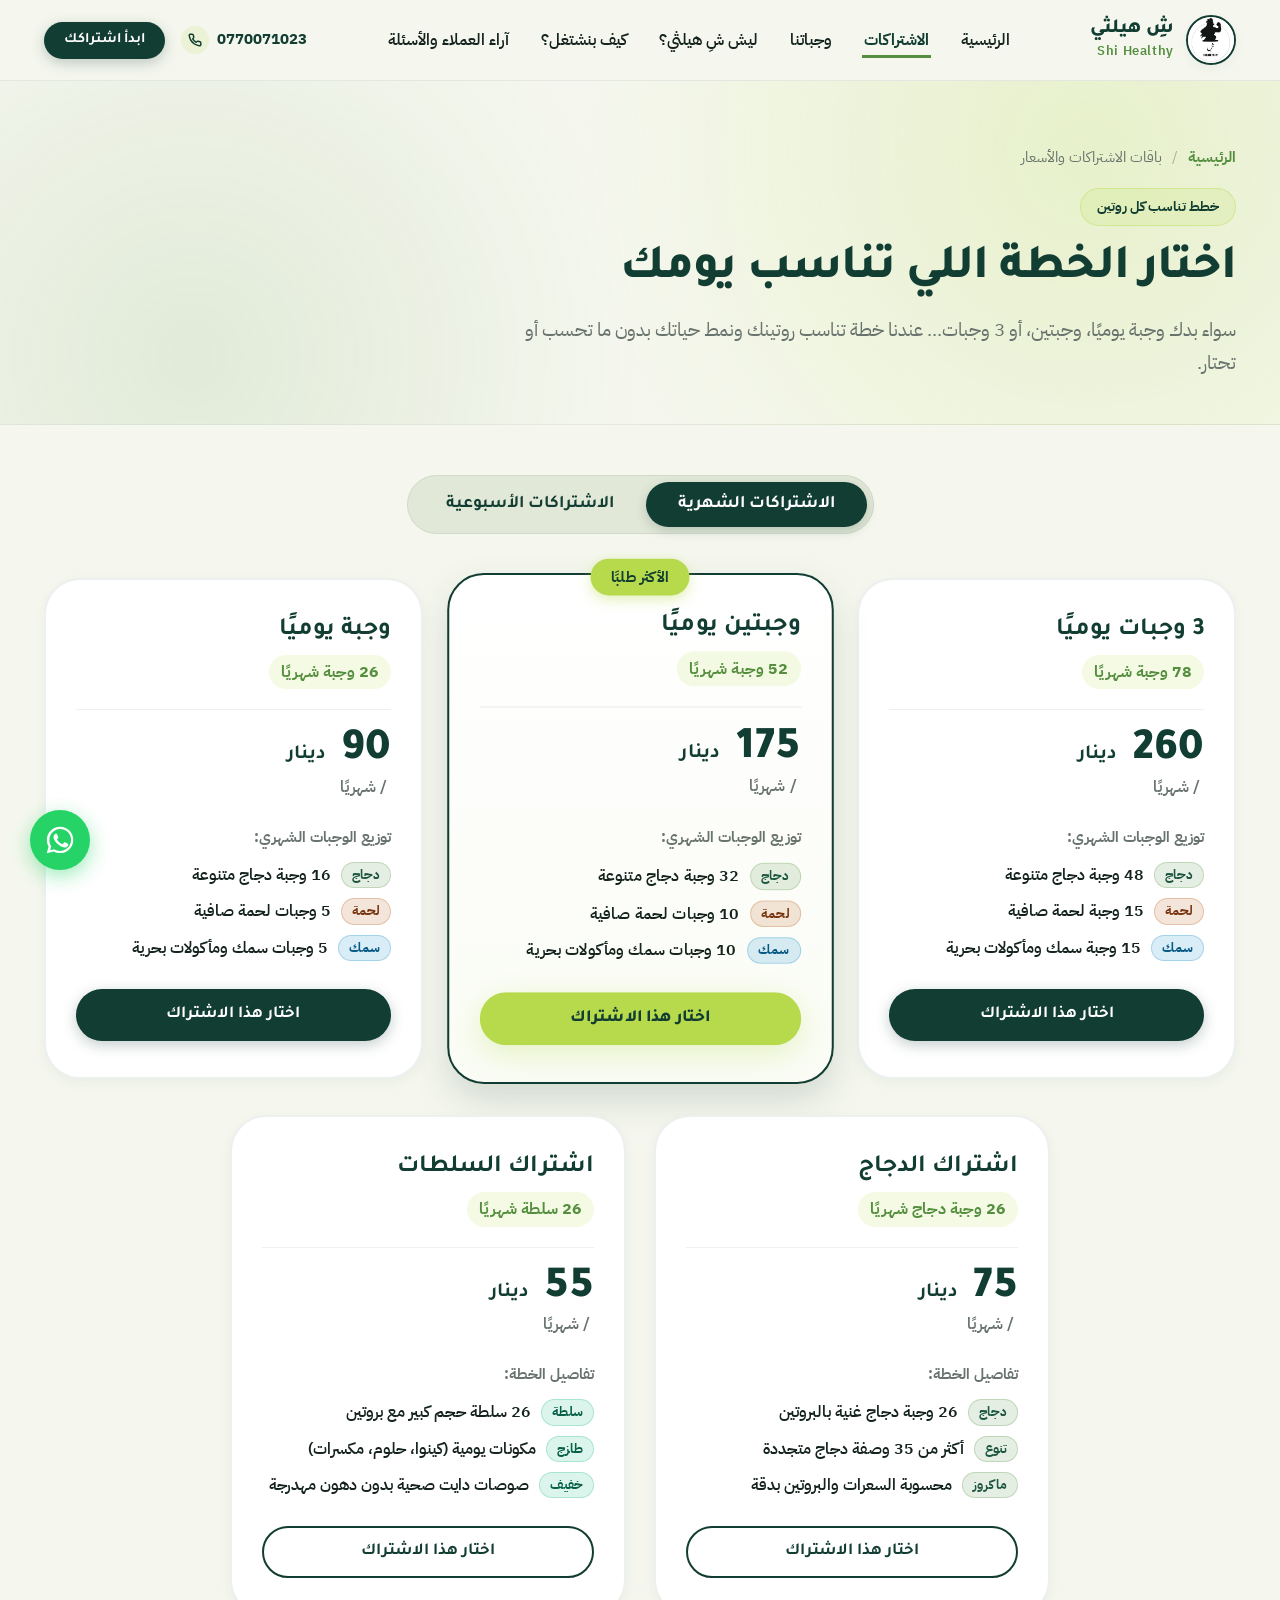
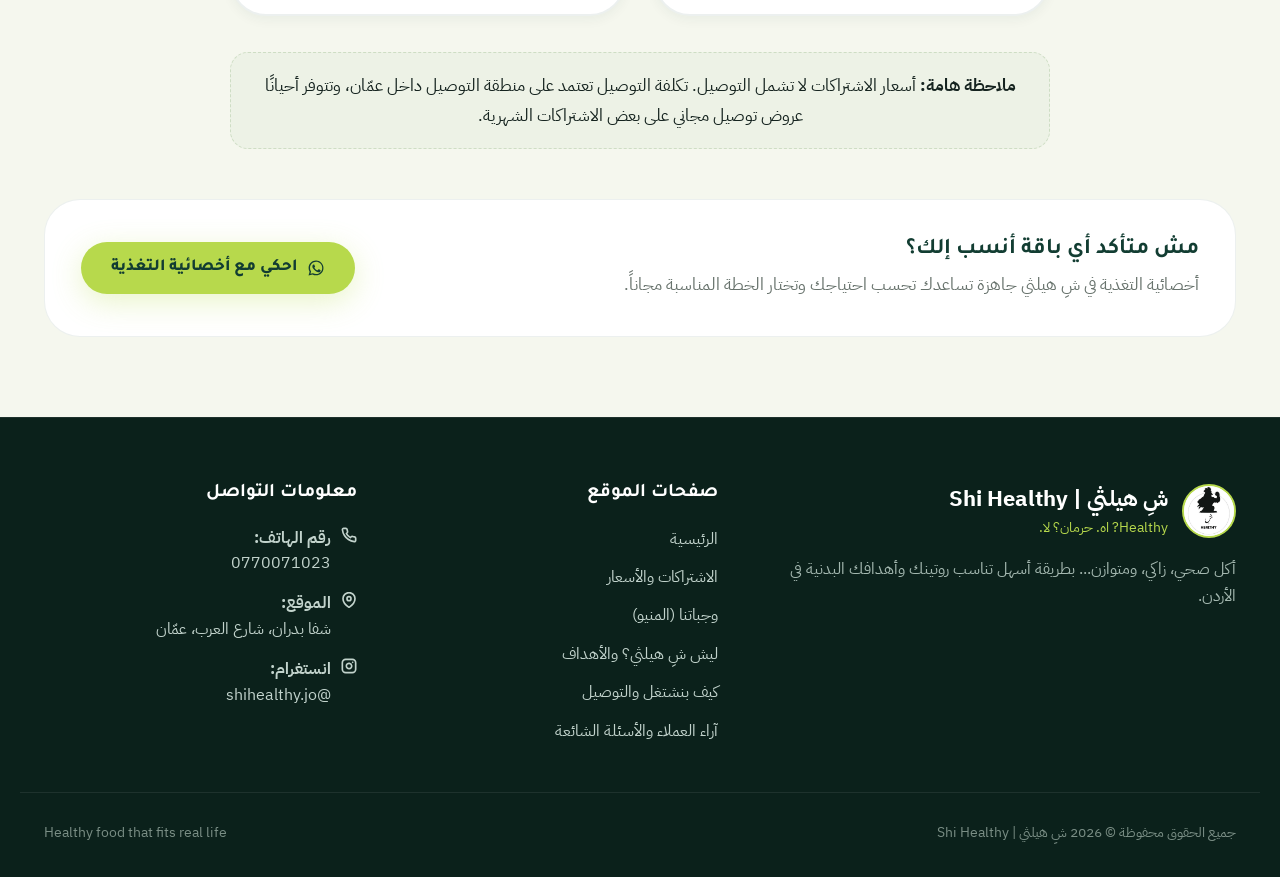
<file: subscriptions.html>
<!DOCTYPE html>
<html lang="ar" dir="rtl">
<head>
  <meta charset="UTF-8">
  <meta name="viewport" content="width=device-width, initial-scale=1.0">
  <title>باقات الاشتراكات والأسعار | شِ هيلثي - Shi Healthy</title>
  <meta name="description" content="اختار الخطة اللي تناسب يومك وروتينك من شِ هيلثي. اشتراكات شهرية وأسبوعية محسوبة الماكروز والسعرات في عمّان. وجبات دجاج، لحمة، سمك، وسلطات.">
  <meta name="theme-color" content="#123D32">
  <link rel="preconnect" href="https://fonts.googleapis.com">
  <link rel="preconnect" href="https://fonts.gstatic.com" crossorigin>
  <link href="https://fonts.googleapis.com/css2?family=IBM+Plex+Sans+Arabic:wght@300;400;500;600;700;800&family=Tajawal:wght@400;500;700;800;900&display=swap" rel="stylesheet">
  <link rel="stylesheet" href="index.css">
  <link rel="icon" type="image/png" href="assets/images/shi_healthy_logo.png">
</head>
<body>

  <!-- Sticky Header Navigation -->
  <header class="site-header" id="site-header">
    <div class="container navbar">
      <a href="index.html" class="nav-brand" aria-label="شِ هيلثي الرئيسية">
        <img src="assets/images/shi_healthy_logo.png" alt="شعار شِ هيلثي" class="nav-logo-img" width="50" height="50">
        <div class="nav-brand-text">
          <span class="brand-arabic">شِ هيلثي</span>
          <span class="brand-english">Shi Healthy</span>
        </div>
      </a>

      <nav class="desktop-nav" aria-label="القائمة الرئيسية">
        <ul class="nav-links">
          <li><a href="index.html">الرئيسية</a></li>
          <li><a href="subscriptions.html" class="active">الاشتراكات</a></li>
          <li><a href="meals.html">وجباتنا</a></li>
          <li><a href="why-us.html">ليش شِ هيلثي؟</a></li>
          <li><a href="how-it-works.html">كيف بنشتغل؟</a></li>
          <li><a href="reviews-faq.html">آراء العملاء والأسئلة</a></li>
        </ul>
      </nav>

      <!-- Left: Contact & Primary CTA (Desktop) -->
      <div class="nav-actions">
        <a href="tel:0770071023" class="nav-phone">
          <span class="nav-phone-icon">
            <svg width="14" height="14" viewBox="0 0 24 24" fill="none" stroke="currentColor" stroke-width="2.5" stroke-linecap="round" stroke-linejoin="round"><path d="M22 16.92v3a2 2 0 0 1-2.18 2 19.79 19.79 0 0 1-8.63-3.07 19.5 19.5 0 0 1-6-6 19.79 19.79 0 0 1-3.07-8.67A2 2 0 0 1 4.11 2h3a2 2 0 0 1 2 1.72 12.84 12.84 0 0 0 .7 2.81 2 2 0 0 1-.45 2.11L8.09 9.91a16 16 0 0 0 6 6l1.27-1.27a2 2 0 0 1 2.11-.45 12.84 12.84 0 0 0 2.81.7A2 2 0 0 1 22 16.92z"></path></svg>
          </span>
          <span>0770071023</span>
        </a>
        <button class="btn btn-primary btn-sm trigger-subscription-flow" data-plan-id="plan-m-2">
          ابدأ اشتراكك
        </button>
      </div>

      <!-- Mobile Top Actions: Quick WhatsApp + Hamburger Button -->
      <div class="mobile-header-actions">
        <a href="https://wa.me/962770071023?text=%D9%85%D8%B1%D8%AD%D8%A8%D8%A7%D9%8B%20%D8%B4%D9%90%20%D9%87%D9%8A%D9%84%D8%AB%D9%8A" class="mobile-quick-wa" aria-label="تواصل واتساب" target="_blank" rel="noopener">
          <svg width="20" height="20" viewBox="0 0 24 24" fill="currentColor"><path d="M12.04 2C6.58 2 2.13 6.45 2.13 11.91C2.13 13.66 2.59 15.36 3.45 16.86L2.05 22L7.3 20.62C8.75 21.41 10.38 21.83 12.04 21.83C17.5 21.83 21.95 17.38 21.95 11.92C21.95 9.27 20.92 6.78 19.05 4.91C17.18 3.03 14.69 2 12.04 2ZM12.05 3.67C14.25 3.67 16.31 4.53 17.87 6.09C19.42 7.65 20.28 9.72 20.28 11.92C20.28 16.46 16.58 20.16 12.04 20.16C10.61 20.16 9.22 19.78 8.01 19.07L7.72 18.9L4.62 19.71L5.45 16.69L5.26 16.38C4.47 15.13 4.05 13.54 4.05 11.91C4.05 7.37 7.75 3.67 12.05 3.67ZM8.84 7.33C8.65 7.33 8.35 7.4 8.1 7.67C7.85 7.94 7.15 8.6 7.15 9.94C7.15 11.28 8.13 12.57 8.27 12.75C8.41 12.94 10.19 15.69 12.92 16.86C15.18 17.84 15.65 17.64 16.14 17.6C16.64 17.55 17.75 16.94 17.98 16.3C18.21 15.65 18.21 15.1 18.14 14.98C18.07 14.87 17.88 14.8 17.6 14.66C17.32 14.52 15.96 13.85 15.71 13.76C15.45 13.67 15.27 13.62 15.08 13.9C14.9 14.18 14.38 14.8 14.22 14.98C14.06 15.17 13.9 15.19 13.62 15.05C13.35 14.91 12.45 14.61 11.39 13.67C10.57 12.94 10.01 12.03 9.87 11.79C9.73 11.54 9.85 11.41 9.99 11.27C10.12 11.14 10.27 10.94 10.41 10.78C10.55 10.62 10.6 10.5 10.69 10.32C10.78 10.13 10.74 9.97 10.67 9.83C10.6 9.69 10.05 8.34 9.82 7.78C9.6 7.24 9.37 7.31 9.2 7.31L8.84 7.33Z"/></svg>
        </a>
        <button class="hamburger-btn" id="hamburger-menu-btn" aria-label="فتح القائمة">
          <svg width="24" height="24" viewBox="0 0 24 24" fill="none" stroke="currentColor" stroke-width="2.5" stroke-linecap="round" stroke-linejoin="round">
            <line x1="3" y1="12" x2="21" y2="12"></line>
            <line x1="3" y1="6" x2="21" y2="6"></line>
            <line x1="3" y1="18" x2="21" y2="18"></line>
          </svg>
        </button>
      </div>
    </div>
  </header>

  <!-- Mobile Drawer Menu (Native App Style) -->
  <div class="mobile-nav" id="mobile-drawer-nav" aria-hidden="true">
    <div class="mobile-nav-panel">
      <div class="mobile-nav-header">
        <a href="index.html" class="nav-brand">
          <img src="assets/images/shi_healthy_logo.png" alt="شِ هيلثي" class="nav-logo-img" width="42" height="42">
          <div class="nav-brand-text">
            <span class="brand-arabic">شِ هيلثي</span>
            <span class="brand-english">Shi Healthy</span>
          </div>
        </a>
        <button class="mobile-close-btn" id="mobile-drawer-close" aria-label="إغلاق القائمة">
          <svg width="20" height="20" viewBox="0 0 24 24" fill="none" stroke="currentColor" stroke-width="2.5" stroke-linecap="round" stroke-linejoin="round">
            <line x1="18" y1="6" x2="6" y2="18"></line>
            <line x1="6" y1="6" x2="18" y2="18"></line>
          </svg>
        </button>
      </div>

      <div class="mobile-nav-tagline">
        <span class="mobile-nav-tagline-dot"></span>
        <span>وجبات صحية طازجة ومحسوبة يومياً في عمّان</span>
      </div>

      <ul class="mobile-links">
        <li>
          <a href="index.html">
            <span class="mobile-link-inner">
              <span class="mobile-link-icon">
                <svg width="18" height="18" viewBox="0 0 24 24" fill="none" stroke="currentColor" stroke-width="2" stroke-linecap="round" stroke-linejoin="round"><path d="M3 9l9-7 9 7v11a2 2 0 0 1-2 2H5a2 2 0 0 1-2-2z"></path><polyline points="9 22 9 12 15 12 15 22"></polyline></svg>
              </span>
              <span>الرئيسية</span>
            </span>
            <span class="mobile-link-arrow">‹</span>
          </a>
        </li>
        <li>
          <a href="subscriptions.html" class="active">
            <span class="mobile-link-inner">
              <span class="mobile-link-icon">
                <svg width="18" height="18" viewBox="0 0 24 24" fill="none" stroke="currentColor" stroke-width="2" stroke-linecap="round" stroke-linejoin="round"><rect x="3" y="4" width="18" height="18" rx="2" ry="2"></rect><line x1="16" y1="2" x2="16" y2="6"></line><line x1="8" y1="2" x2="8" y2="6"></line><line x1="3" y1="10" x2="21" y2="10"></line></svg>
              </span>
              <span>باقات الاشتراكات والأسعار</span>
            </span>
            <span class="mobile-link-arrow">‹</span>
          </a>
        </li>
        <li>
          <a href="meals.html">
            <span class="mobile-link-inner">
              <span class="mobile-link-icon">
                <svg width="18" height="18" viewBox="0 0 24 24" fill="none" stroke="currentColor" stroke-width="2" stroke-linecap="round" stroke-linejoin="round"><path d="M18 2v6a3 3 0 0 1-3 3 3 3 0 0 1-3-3V2"></path><path d="M15 11v11"></path><path d="M6 2v10a3 3 0 0 0 3 3h1v7"></path><path d="M9 2a3 3 0 0 0-3 3v4"></path></svg>
              </span>
              <span>قائمة الوجبات (المنيو)</span>
            </span>
            <span class="mobile-link-arrow">‹</span>
          </a>
        </li>
        <li>
          <a href="why-us.html">
            <span class="mobile-link-inner">
              <span class="mobile-link-icon">
                <svg width="18" height="18" viewBox="0 0 24 24" fill="none" stroke="currentColor" stroke-width="2" stroke-linecap="round" stroke-linejoin="round"><circle cx="12" cy="12" r="10"></circle><circle cx="12" cy="12" r="6"></circle><circle cx="12" cy="12" r="2"></circle></svg>
              </span>
              <span>ليش شِ هيلثي؟ والأهداف</span>
            </span>
            <span class="mobile-link-arrow">‹</span>
          </a>
        </li>
        <li>
          <a href="how-it-works.html">
            <span class="mobile-link-inner">
              <span class="mobile-link-icon">
                <svg width="18" height="18" viewBox="0 0 24 24" fill="none" stroke="currentColor" stroke-width="2" stroke-linecap="round" stroke-linejoin="round"><rect x="1" y="3" width="15" height="13"></rect><polygon points="16 8 20 8 23 11 23 16 16 16 16 8"></polygon><circle cx="5.5" cy="18.5" r="2.5"></circle><circle cx="18.5" cy="18.5" r="2.5"></circle></svg>
              </span>
              <span>كيف بنشتغل والتوصيل</span>
            </span>
            <span class="mobile-link-arrow">‹</span>
          </a>
        </li>
        <li>
          <a href="reviews-faq.html">
            <span class="mobile-link-inner">
              <span class="mobile-link-icon">
                <svg width="18" height="18" viewBox="0 0 24 24" fill="none" stroke="currentColor" stroke-width="2" stroke-linecap="round" stroke-linejoin="round"><path d="M21 15a2 2 0 0 1-2 2H7l-4 4V5a2 2 0 0 1 2-2h14a2 2 0 0 1 2 2z"></path></svg>
              </span>
              <span>آراء العملاء والأسئلة الشائعة</span>
            </span>
            <span class="mobile-link-arrow">‹</span>
          </a>
        </li>
      </ul>

      <div class="mobile-nav-footer">
        <button class="btn btn-primary trigger-subscription-flow" data-plan-id="plan-m-2">
          ابدأ اشتراكك الآن
        </button>
        <a href="https://wa.me/962770071023?text=%D9%85%D8%B1%D8%AD%D8%A8%D8%A7%D9%8B%20%D8%B4%D9%90%20%D9%87%D9%8A%D9%84%D8%AB%D9%8A%D8%8C%20%D8%A3%D9%88%D8%AF%20%D8%A7%D9%84%D8%A7%D8%B3%D8%AA%D9%81%D8%B3%D8%A7%D8%B1%20%D8%B9%D9%86%20%D8%A7%D9%84%D8%A7%D8%B4%D8%AA%D8%B1%D8%A7%D9%83%D8%A7%D8%AA" target="_blank" rel="noopener" class="btn btn-lime">
          <svg width="18" height="18" viewBox="0 0 24 24" fill="currentColor"><path d="M12.04 2C6.58 2 2.13 6.45 2.13 11.91C2.13 13.66 2.59 15.36 3.45 16.86L2.05 22L7.3 20.62C8.75 21.41 10.38 21.83 12.04 21.83C17.5 21.83 21.95 17.38 21.95 11.92C21.95 9.27 20.92 6.78 19.05 4.91C17.18 3.03 14.69 2 12.04 2ZM12.05 3.67C14.25 3.67 16.31 4.53 17.87 6.09C19.42 7.65 20.28 9.72 20.28 11.92C20.28 16.46 16.58 20.16 12.04 20.16C10.61 20.16 9.22 19.78 8.01 19.07L7.72 18.9L4.62 19.71L5.45 16.69L5.26 16.38C4.47 15.13 4.05 13.54 4.05 11.91C4.05 7.37 7.75 3.67 12.05 3.67ZM8.84 7.33C8.65 7.33 8.35 7.4 8.1 7.67C7.85 7.94 7.15 8.6 7.15 9.94C7.15 11.28 8.13 12.57 8.27 12.75C8.41 12.94 10.19 15.69 12.92 16.86C15.18 17.84 15.65 17.64 16.14 17.6C16.64 17.55 17.75 16.94 17.98 16.3C18.21 15.65 18.21 15.1 18.14 14.98C18.07 14.87 17.88 14.8 17.6 14.66C17.32 14.52 15.96 13.85 15.71 13.76C15.45 13.67 15.27 13.62 15.08 13.9C14.9 14.18 14.38 14.8 14.22 14.98C14.06 15.17 13.9 15.19 13.62 15.05C13.35 14.91 12.45 14.61 11.39 13.67C10.57 12.94 10.01 12.03 9.87 11.79C9.73 11.54 9.85 11.41 9.99 11.27C10.12 11.14 10.27 10.94 10.41 10.78C10.55 10.62 10.6 10.5 10.69 10.32C10.78 10.13 10.74 9.97 10.67 9.83C10.6 9.69 10.05 8.34 9.82 7.78C9.6 7.24 9.37 7.31 9.2 7.31L8.84 7.33Z"/></svg>
          تواصل واتساب مباشرة
        </a>
        <div class="mobile-nav-contact-hint">
          شفا بدران، شارع العرب • 0770071023
        </div>
      </div>
    </div>
  </div>

  <main>
    <!-- Subpage Banner -->
    <section class="page-hero-banner">
      <div class="container">
        <div class="breadcrumb-nav">
          <a href="index.html">الرئيسية</a>
          <span class="breadcrumb-sep">/</span>
          <span>باقات الاشتراكات والأسعار</span>
        </div>
        <span class="section-tag">خطط تناسب كل روتين</span>
        <h1>اختار الخطة اللي تناسب يومك</h1>
        <p>سواء بدك وجبة يوميًا، وجبتين، أو 3 وجبات... عندنا خطة تناسب روتينك ونمط حياتك بدون ما تحسب أو تحتار.</p>
      </div>
    </section>

    <!-- Subscription Section -->
    <section class="subscription-section" style="padding-top: 0;">
      <div class="container">
        <!-- Toggle Tabs: Monthly vs Weekly -->
        <div class="subscription-toggle-wrap">
          <div class="subscription-toggle" role="tablist">
            <button class="toggle-btn active" id="toggle-monthly" role="tab" aria-selected="true">
              الاشتراكات الشهرية
            </button>
            <button class="toggle-btn" id="toggle-weekly" role="tab" aria-selected="false">
              الاشتراكات الأسبوعية
            </button>
          </div>
        </div>

        <!-- Monthly Plans Wrapper -->
        <div class="plans-container" id="monthly-plans-wrapper">
          <div class="plans-grid">
            <!-- Plan 1: 3 Meals Daily -->
            <div class="plan-card" id="card-plan-m-3">
              <div class="plan-header">
                <h3 class="plan-title">3 وجبات يوميًا</h3>
                <span class="plan-meals-count">78 وجبة شهريًا</span>
              </div>
              <div class="plan-price-box">
                <div class="price-main">260 <span class="price-currency">دينار</span></div>
                <div class="price-period">/ شهريًا</div>
              </div>
              <div class="plan-breakdown">
                <div class="breakdown-title">توزيع الوجبات الشهري:</div>
                <ul class="breakdown-list">
                  <li class="breakdown-item">
                    <span class="type-badge chicken">دجاج</span>
                    <span>48 وجبة دجاج متنوعة</span>
                  </li>
                  <li class="breakdown-item">
                    <span class="type-badge beef">لحمة</span>
                    <span>15 وجبة لحمة صافية</span>
                  </li>
                  <li class="breakdown-item">
                    <span class="type-badge fish">سمك</span>
                    <span>15 وجبة سمك ومأكولات بحرية</span>
                  </li>
                </ul>
              </div>
              <div class="plan-footer">
                <button class="btn btn-primary trigger-subscription-flow" data-plan-id="plan-m-3">
                  اختار هذا الاشتراك
                </button>
              </div>
            </div>

            <!-- Plan 2: 2 Meals Daily (POPULAR / HIGHLIGHTED) -->
            <div class="plan-card popular" id="card-plan-m-2">
              <span class="plan-badge-popular">الأكثر طلبًا</span>
              <div class="plan-header">
                <h3 class="plan-title">وجبتين يوميًا</h3>
                <span class="plan-meals-count">52 وجبة شهريًا</span>
              </div>
              <div class="plan-price-box">
                <div class="price-main">175 <span class="price-currency">دينار</span></div>
                <div class="price-period">/ شهريًا</div>
              </div>
              <div class="plan-breakdown">
                <div class="breakdown-title">توزيع الوجبات الشهري:</div>
                <ul class="breakdown-list">
                  <li class="breakdown-item">
                    <span class="type-badge chicken">دجاج</span>
                    <span>32 وجبة دجاج متنوعة</span>
                  </li>
                  <li class="breakdown-item">
                    <span class="type-badge beef">لحمة</span>
                    <span>10 وجبات لحمة صافية</span>
                  </li>
                  <li class="breakdown-item">
                    <span class="type-badge fish">سمك</span>
                    <span>10 وجبات سمك ومأكولات بحرية</span>
                  </li>
                </ul>
              </div>
              <div class="plan-footer">
                <button class="btn btn-lime trigger-subscription-flow" data-plan-id="plan-m-2">
                  اختار هذا الاشتراك
                </button>
              </div>
            </div>

            <!-- Plan 3: 1 Meal Daily -->
            <div class="plan-card" id="card-plan-m-1">
              <div class="plan-header">
                <h3 class="plan-title">وجبة يوميًا</h3>
                <span class="plan-meals-count">26 وجبة شهريًا</span>
              </div>
              <div class="plan-price-box">
                <div class="price-main">90 <span class="price-currency">دينار</span></div>
                <div class="price-period">/ شهريًا</div>
              </div>
              <div class="plan-breakdown">
                <div class="breakdown-title">توزيع الوجبات الشهري:</div>
                <ul class="breakdown-list">
                  <li class="breakdown-item">
                    <span class="type-badge chicken">دجاج</span>
                    <span>16 وجبة دجاج متنوعة</span>
                  </li>
                  <li class="breakdown-item">
                    <span class="type-badge beef">لحمة</span>
                    <span>5 وجبات لحمة صافية</span>
                  </li>
                  <li class="breakdown-item">
                    <span class="type-badge fish">سمك</span>
                    <span>5 وجبات سمك ومأكولات بحرية</span>
                  </li>
                </ul>
              </div>
              <div class="plan-footer">
                <button class="btn btn-primary trigger-subscription-flow" data-plan-id="plan-m-1">
                  اختار هذا الاشتراك
                </button>
              </div>
            </div>
          </div>

          <!-- Specialized Monthly Plans Grid (Chicken & Salads) -->
          <div class="plans-grid-special">
            <!-- Plan 4: Chicken Plan -->
            <div class="plan-card" id="card-plan-m-chicken">
              <div class="plan-header">
                <h3 class="plan-title">اشتراك الدجاج</h3>
                <span class="plan-meals-count">26 وجبة دجاج شهريًا</span>
              </div>
              <div class="plan-price-box">
                <div class="price-main">75 <span class="price-currency">دينار</span></div>
                <div class="price-period">/ شهريًا</div>
              </div>
              <div class="plan-breakdown">
                <div class="breakdown-title">تفاصيل الخطة:</div>
                <ul class="breakdown-list">
                  <li class="breakdown-item">
                    <span class="type-badge chicken">دجاج</span>
                    <span>26 وجبة دجاج غنية بالبروتين</span>
                  </li>
                  <li class="breakdown-item">
                    <span class="type-badge chicken">تنوع</span>
                    <span>أكثر من 35 وصفة دجاج متجددة</span>
                  </li>
                  <li class="breakdown-item">
                    <span class="type-badge chicken">ماكروز</span>
                    <span>محسوبة السعرات والبروتين بدقة</span>
                  </li>
                </ul>
              </div>
              <div class="plan-footer">
                <button class="btn btn-secondary trigger-subscription-flow" data-plan-id="plan-m-chicken">
                  اختار هذا الاشتراك
                </button>
              </div>
            </div>

            <!-- Plan 5: Salad Plan -->
            <div class="plan-card" id="card-plan-m-salad">
              <div class="plan-header">
                <h3 class="plan-title">اشتراك السلطات</h3>
                <span class="plan-meals-count">26 سلطة شهريًا</span>
              </div>
              <div class="plan-price-box">
                <div class="price-main">55 <span class="price-currency">دينار</span></div>
                <div class="price-period">/ شهريًا</div>
              </div>
              <div class="plan-breakdown">
                <div class="breakdown-title">تفاصيل الخطة:</div>
                <ul class="breakdown-list">
                  <li class="breakdown-item">
                    <span class="type-badge salad">سلطة</span>
                    <span>26 سلطة حجم كبير مع بروتين</span>
                  </li>
                  <li class="breakdown-item">
                    <span class="type-badge salad">طازج</span>
                    <span>مكونات يومية (كينوا، حلوم، مكسرات)</span>
                  </li>
                  <li class="breakdown-item">
                    <span class="type-badge salad">خفيف</span>
                    <span>صوصات دايت صحية بدون دهون مهدرجة</span>
                  </li>
                </ul>
              </div>
              <div class="plan-footer">
                <button class="btn btn-secondary trigger-subscription-flow" data-plan-id="plan-m-salad">
                  اختار هذا الاشتراك
                </button>
              </div>
            </div>
          </div>
        </div>

        <!-- Weekly Plans Wrapper -->
        <div class="plans-container" id="weekly-plans-wrapper" style="display: none;">
          <div class="plans-grid-weekly">
            <!-- Weekly Plan 1 -->
            <div class="plan-card" id="card-plan-w-14">
              <div class="plan-header">
                <h3 class="plan-title">14 وجبة أسبوعية</h3>
                <span class="plan-meals-count">وجبتين يوميًا لمدة أسبوع</span>
              </div>
              <div class="plan-price-box">
                <div class="price-main">65 <span class="price-currency">دينار</span></div>
                <div class="price-period">/ أسبوعيًا</div>
              </div>
              <div class="plan-breakdown">
                <div class="breakdown-title">توزيع الوجبات الأسبوعي:</div>
                <ul class="breakdown-list">
                  <li class="breakdown-item">
                    <span class="type-badge chicken">دجاج</span>
                    <span>8 وجبات دجاج</span>
                  </li>
                  <li class="breakdown-item">
                    <span class="type-badge beef">لحمة</span>
                    <span>3 وجبات لحمة</span>
                  </li>
                  <li class="breakdown-item">
                    <span class="type-badge fish">سمك</span>
                    <span>3 وجبات سمك</span>
                  </li>
                </ul>
              </div>
              <div class="plan-footer">
                <button class="btn btn-primary trigger-subscription-flow" data-plan-id="plan-w-14">
                  اشترك أسبوعيًا
                </button>
              </div>
            </div>

            <!-- Weekly Plan 2 -->
            <div class="plan-card" id="card-plan-w-7">
              <div class="plan-header">
                <h3 class="plan-title">7 وجبات أسبوعية</h3>
                <span class="plan-meals-count">وجبة يوميًا لمدة أسبوع</span>
              </div>
              <div class="plan-price-box">
                <div class="price-main">35 <span class="price-currency">دينار</span></div>
                <div class="price-period">/ أسبوعيًا</div>
              </div>
              <div class="plan-breakdown">
                <div class="breakdown-title">توزيع الوجبات الأسبوعي:</div>
                <ul class="breakdown-list">
                  <li class="breakdown-item">
                    <span class="type-badge chicken">دجاج</span>
                    <span>5 وجبات دجاج</span>
                  </li>
                  <li class="breakdown-item">
                    <span class="type-badge beef">لحمة</span>
                    <span>1 وجبة لحمة</span>
                  </li>
                  <li class="breakdown-item">
                    <span class="type-badge fish">سمك</span>
                    <span>1 وجبة سمك</span>
                  </li>
                </ul>
              </div>
              <div class="plan-footer">
                <button class="btn btn-primary trigger-subscription-flow" data-plan-id="plan-w-7">
                  اشترك أسبوعيًا
                </button>
              </div>
            </div>
          </div>
        </div>

        <!-- Honest Small Note Below Plans -->
        <div class="subscription-note">
          <p>
            <strong>ملاحظة هامة:</strong> أسعار الاشتراكات لا تشمل التوصيل. تكلفة التوصيل تعتمد على منطقة التوصيل داخل عمّان، وتتوفر أحيانًا عروض توصيل مجاني على بعض الاشتراكات الشهرية.
          </p>
        </div>

        <!-- Consultation Banner -->
        <div style="margin-top: 50px; background-color: #ffffff; border-radius: var(--radius-xl); padding: 36px; border: 1.5px solid var(--border-light); display: flex; align-items: center; justify-content: space-between; gap: 24px; flex-wrap: wrap;">
          <div>
            <h3 style="font-size: 1.4rem; color: var(--primary-dark); margin-bottom: 6px;">مش متأكد أي باقة أنسب إلك؟</h3>
            <p style="color: var(--text-muted); font-size: 1.05rem;">أخصائية التغذية في شِ هيلثي جاهزة تساعدك تحسب احتياجك وتختار الخطة المناسبة مجاناً.</p>
          </div>
          <button class="btn btn-lime open-nutritionist-chat">
            <svg width="18" height="18" viewBox="0 0 24 24" fill="currentColor"><path d="M12.04 2C6.58 2 2.13 6.45 2.13 11.91C2.13 13.66 2.59 15.36 3.45 16.86L2.05 22L7.3 20.62C8.75 21.41 10.38 21.83 12.04 21.83C17.5 21.83 21.95 17.38 21.95 11.92C21.95 9.27 20.92 6.78 19.05 4.91C17.18 3.03 14.69 2 12.04 2ZM12.05 3.67C14.25 3.67 16.31 4.53 17.87 6.09C19.42 7.65 20.28 9.72 20.28 11.92C20.28 16.46 16.58 20.16 12.04 20.16C10.61 20.16 9.22 19.78 8.01 19.07L7.72 18.9L4.62 19.71L5.45 16.69L5.26 16.38C4.47 15.13 4.05 13.54 4.05 11.91C4.05 7.37 7.75 3.67 12.05 3.67ZM8.84 7.33C8.65 7.33 8.35 7.4 8.1 7.67C7.85 7.94 7.15 8.6 7.15 9.94C7.15 11.28 8.13 12.57 8.27 12.75C8.41 12.94 10.19 15.69 12.92 16.86C15.18 17.84 15.65 17.64 16.14 17.6C16.64 17.55 17.75 16.94 17.98 16.3C18.21 15.65 18.21 15.1 18.14 14.98C18.07 14.87 17.88 14.8 17.6 14.66C17.32 14.52 15.96 13.85 15.71 13.76C15.45 13.67 15.27 13.62 15.08 13.9C14.9 14.18 14.38 14.8 14.22 14.98C14.06 15.17 13.9 15.19 13.62 15.05C13.35 14.91 12.45 14.61 11.39 13.67C10.57 12.94 10.01 12.03 9.87 11.79C9.73 11.54 9.85 11.41 9.99 11.27C10.12 11.14 10.27 10.94 10.41 10.78C10.55 10.62 10.6 10.5 10.69 10.32C10.78 10.13 10.74 9.97 10.67 9.83C10.6 9.69 10.05 8.34 9.82 7.78C9.6 7.24 9.37 7.31 9.2 7.31L8.84 7.33Z"/></svg>
            احكي مع أخصائية التغذية
          </button>
        </div>
      </div>
    </section>
  </main>

  <!-- Footer -->
  <footer class="site-footer">
    <div class="container footer-grid">
      <div class="footer-brand">
        <div class="footer-logo-row">
          <img src="assets/images/shi_healthy_logo.png" alt="شِ هيلثي" class="footer-logo-img">
          <div>
            <div class="footer-brand-title">شِ هيلثي | Shi Healthy</div>
            <div style="font-size: 0.85rem; color: var(--lime-accent);">Healthy? اه. حرمان؟ لا.</div>
          </div>
        </div>
        <p class="footer-brand-desc">أكل صحي، زاكي، ومتوازن... بطريقة أسهل تناسب روتينك وأهدافك البدنية في الأردن.</p>
      </div>

      <div class="footer-col">
        <h4>صفحات الموقع</h4>
        <ul class="footer-links-list">
          <li><a href="index.html">الرئيسية</a></li>
          <li><a href="subscriptions.html">الاشتراكات والأسعار</a></li>
          <li><a href="meals.html">وجباتنا (المنيو)</a></li>
          <li><a href="why-us.html">ليش شِ هيلثي؟ والأهداف</a></li>
          <li><a href="how-it-works.html">كيف بنشتغل والتوصيل</a></li>
          <li><a href="reviews-faq.html">آراء العملاء والأسئلة الشائعة</a></li>
        </ul>
      </div>

      <div class="footer-col">
        <h4>معلومات التواصل</h4>
        <div class="footer-contact-info">
          <div class="footer-contact-row">
            <span>
              <svg width="16" height="16" viewBox="0 0 24 24" fill="none" stroke="currentColor" stroke-width="2.5" stroke-linecap="round" stroke-linejoin="round"><path d="M22 16.92v3a2 2 0 0 1-2.18 2 19.79 19.79 0 0 1-8.63-3.07 19.5 19.5 0 0 1-6-6 19.79 19.79 0 0 1-3.07-8.67A2 2 0 0 1 4.11 2h3a2 2 0 0 1 2 1.72 12.84 12.84 0 0 0 .7 2.81 2 2 0 0 1-.45 2.11L8.09 9.91a16 16 0 0 0 6 6l1.27-1.27a2 2 0 0 1 2.11-.45 12.84 12.84 0 0 0 2.81.7A2 2 0 0 1 22 16.92z"></path></svg>
            </span>
            <div><strong>رقم الهاتف:</strong><br><a href="tel:0770071023" style="direction: ltr; display: inline-block;">0770071023</a></div>
          </div>
          <div class="footer-contact-row">
            <span>
              <svg width="16" height="16" viewBox="0 0 24 24" fill="none" stroke="currentColor" stroke-width="2.5" stroke-linecap="round" stroke-linejoin="round"><path d="M21 10c0 7-9 13-9 13s-9-6-9-13a9 9 0 0 1 18 0z"></path><circle cx="12" cy="10" r="3"></circle></svg>
            </span>
            <div><strong>الموقع:</strong><br>شفا بدران، شارع العرب، عمّان</div>
          </div>
          <div class="footer-contact-row">
            <span>
              <svg width="16" height="16" viewBox="0 0 24 24" fill="none" stroke="currentColor" stroke-width="2.5" stroke-linecap="round" stroke-linejoin="round"><rect x="2" y="2" width="20" height="20" rx="5" ry="5"></rect><path d="M16 11.37A4 4 0 1 1 12.63 8 4 4 0 0 1 16 11.37z"></path><line x1="17.5" y1="6.5" x2="17.51" y2="6.5"></line></svg>
            </span>
            <div><strong>انستغرام:</strong><br><a href="https://instagram.com" target="_blank" rel="noopener">@shihealthy.jo</a></div>
          </div>
        </div>
      </div>
    </div>

    <div class="container footer-bottom">
      <div>جميع الحقوق محفوظة © 2026 شِ هيلثي | Shi Healthy</div>
      <div>Healthy food that fits real life</div>
    </div>
  </footer>

  <!-- Mobile Sticky Bar -->
  <div class="mobile-sticky-bar">
    <button class="btn btn-primary trigger-subscription-flow" data-plan-id="plan-m-2">
      ابدأ اشتراكك الآن
    </button>
    <a href="https://wa.me/962770071023?text=%D9%85%D8%B1%D8%AD%D8%A8%D8%A7%D9%8B%20%D8%B4%D9%90%20%D9%87%D9%8A%D9%84%D8%AB%D9%8A%D8%8C%20%D8%A3%D9%88%D8%AF%20%D8%A7%D9%84%D8%A7%D8%B3%D8%AA%D9%81%D8%B3%D8%A7%D8%B1%20%D8%B9%D9%86%20%D8%A7%D9%84%D8%A7%D8%B4%D8%AA%D8%B1%D8%A7%D9%83%D8%A7%D8%AA" target="_blank" class="mobile-whatsapp-btn" aria-label="محادثة واتساب">
      <svg width="24" height="24" viewBox="0 0 24 24" fill="currentColor"><path d="M12.04 2C6.58 2 2.13 6.45 2.13 11.91C2.13 13.66 2.59 15.36 3.45 16.86L2.05 22L7.3 20.62C8.75 21.41 10.38 21.83 12.04 21.83C17.5 21.83 21.95 17.38 21.95 11.92C21.95 9.27 20.92 6.78 19.05 4.91C17.18 3.03 14.69 2 12.04 2ZM12.05 3.67C14.25 3.67 16.31 4.53 17.87 6.09C19.42 7.65 20.28 9.72 20.28 11.92C20.28 16.46 16.58 20.16 12.04 20.16C10.61 20.16 9.22 19.78 8.01 19.07L7.72 18.9L4.62 19.71L5.45 16.69L5.26 16.38C4.47 15.13 4.05 13.54 4.05 11.91C4.05 7.37 7.75 3.67 12.05 3.67ZM8.84 7.33C8.65 7.33 8.35 7.4 8.1 7.67C7.85 7.94 7.15 8.6 7.15 9.94C7.15 11.28 8.13 12.57 8.27 12.75C8.41 12.94 10.19 15.69 12.92 16.86C15.18 17.84 15.65 17.64 16.14 17.6C16.64 17.55 17.75 16.94 17.98 16.3C18.21 15.1 18.14 14.98C18.07 14.87 17.88 14.8 17.6 14.66C17.32 14.52 15.96 13.85 15.71 13.76C15.45 13.67 15.27 13.62 15.08 13.9C14.9 14.18 14.38 14.8 14.22 14.98C14.06 15.17 13.9 15.19 13.62 15.05C13.35 14.91 12.45 14.61 11.39 13.67C10.57 12.94 10.01 12.03 9.87 11.79C9.73 11.54 9.85 11.41 9.99 11.27C10.12 11.14 10.27 10.94 10.41 10.78C10.55 10.62 10.6 10.5 10.69 10.32C10.78 10.13 10.74 9.97 10.67 9.83C10.6 9.69 10.05 8.34 9.82 7.78C9.6 7.24 9.37 7.31 9.2 7.31L8.84 7.33Z"/></svg>
    </a>
  </div>

  <a href="https://wa.me/962770071023?text=%D9%85%D8%B1%D8%AD%D8%A8%D8%A7%D9%8B%20%D8%B4%D9%90%20%D9%87%D9%8A%D9%84%D8%AB%D9%8A%D8%8C%20%D8%A3%D9%88%D8%AF%20%D8%A7%D9%84%D8%A7%D8%B3%D8%AA%D9%81%D8%B3%D8%A7%D8%B1%20%D8%B9%D9%86%20%D8%A7%D9%84%D8%A7%D8%B4%D8%AA%D8%B1%D8%A7%D9%83%D8%A7%D8%AA" target="_blank" class="floating-whatsapp" aria-label="احكي معنا على واتساب">
    <svg width="32" height="32" viewBox="0 0 24 24" fill="currentColor"><path d="M12.04 2C6.58 2 2.13 6.45 2.13 11.91C2.13 13.66 2.59 15.36 3.45 16.86L2.05 22L7.3 20.62C8.75 21.41 10.38 21.83 12.04 21.83C17.5 21.83 21.95 17.38 21.95 11.92C21.95 9.27 20.92 6.78 19.05 4.91C17.18 3.03 14.69 2 12.04 2ZM12.05 3.67C14.25 3.67 16.31 4.53 17.87 6.09C19.42 7.65 20.28 9.72 20.28 11.92C20.28 16.46 16.58 20.16 12.04 20.16C10.61 20.16 9.22 19.78 8.01 19.07L7.72 18.9L4.62 19.71L5.45 16.69L5.26 16.38C4.47 15.13 4.05 13.54 4.05 11.91C4.05 7.37 7.75 3.67 12.05 3.67ZM8.84 7.33C8.65 7.33 8.35 7.4 8.1 7.67C7.85 7.94 7.15 8.6 7.15 9.94C7.15 11.28 8.13 12.57 8.27 12.75C8.41 12.94 10.19 15.69 12.92 16.86C15.18 17.84 15.65 17.64 16.14 17.6C16.64 17.55 17.75 16.94 17.98 16.3C18.21 15.65 18.21 15.1 18.14 14.98C18.07 14.87 17.88 14.8 17.6 14.66C17.32 14.52 15.96 13.85 15.71 13.76C15.45 13.67 15.27 13.62 15.08 13.9C14.9 14.18 14.38 14.8 14.22 14.98C14.06 15.17 13.9 15.19 13.62 15.05C13.35 14.91 12.45 14.61 11.39 13.67C10.57 12.94 10.01 12.03 9.87 11.79C9.73 11.54 9.85 11.41 9.99 11.27C10.12 11.14 10.27 10.94 10.41 10.78C10.55 10.62 10.6 10.5 10.69 10.32C10.78 10.13 10.74 9.97 10.67 9.83C10.6 9.69 10.05 8.34 9.82 7.78C9.6 7.24 9.37 7.31 9.2 7.31L8.84 7.33Z"/></svg>
  </a>

  <!-- FLOW B Modal -->
  <div class="modal-overlay" id="checkout-modal" role="dialog" aria-modal="true" aria-labelledby="modal-step-title">
    <div class="checkout-modal-card">
      <div class="modal-header">
        <h3 id="modal-step-title">طلب اشتراك جديد</h3>
        <button class="modal-close-btn" id="modal-close-btn" aria-label="إغلاق النافذة">✕</button>
      </div>

      <div class="stepper-progress-bar">
        <div class="step-indicator active" data-step="1">
          <div class="step-circle">1</div>
          <span class="step-label">الاشتراك</span>
        </div>
        <div class="step-indicator" data-step="2">
          <div class="step-circle">2</div>
          <span class="step-label">الوجبات</span>
        </div>
        <div class="step-indicator" data-step="3">
          <div class="step-circle">3</div>
          <span class="step-label">البيانات</span>
        </div>
        <div class="step-indicator" data-step="4">
          <div class="step-circle">4</div>
          <span class="step-label">الدفع</span>
        </div>
        <div class="step-indicator" data-step="5">
          <div class="step-circle">5</div>
          <span class="step-label">التأكيد</span>
        </div>
      </div>

      <div class="modal-body">
        <div class="checkout-step-panel active" data-step="1">
          <h4 style="font-size: 1.2rem; color: var(--primary-dark); margin-bottom: 6px;">الخطوة 1: حدد نوع الاشتراك</h4>
          <p style="font-size: 0.95rem; color: var(--text-muted); margin-bottom: 16px;">اضغط على الخطة التي تناسب عدد وجباتك الشهري أو الأسبوعي:</p>
          <div class="modal-plans-list" id="modal-plans-list-container"></div>
        </div>

        <div class="checkout-step-panel" data-step="2">
          <h4 style="font-size: 1.2rem; color: var(--primary-dark); margin-bottom: 6px;">الخطوة 2: اختار وجباتك المفضلة</h4>
          <p style="font-size: 0.95rem; color: var(--text-muted); margin-bottom: 16px;">حدد الوجبات التي ترغب بها، وسيقوم شيف شِ هيلثي بتجهيزها وتنسيق التوصيل حسب الخطة:</p>
          <div class="meals-counter-bar" id="modal-meals-counter-bar"></div>
          <div class="meals-selection-grid" id="modal-meals-grid"></div>
        </div>

        <div class="checkout-step-panel" data-step="3">
          <h4 style="font-size: 1.2rem; color: var(--primary-dark); margin-bottom: 6px;">الخطوة 3: بيانات التوصيل والتواصل</h4>
          <p style="font-size: 0.95rem; color: var(--text-muted); margin-bottom: 20px;">أدخل عنوانك بالتفصيل حتى يتم تنسيق خط التوصيل:</p>
          <div class="lead-form-grid" style="margin-top: 0;">
            <div>
              <label for="cust-name" class="form-label">الاسم الكامل *</label>
              <input type="text" id="cust-name" class="form-input" placeholder="اسمك الكريم" required>
            </div>
            <div>
              <label for="cust-phone" class="form-label">رقم الهاتف *</label>
              <input type="tel" id="cust-phone" class="form-input" placeholder="07XXXXXXXX" required>
            </div>
            <div>
              <label for="cust-area" class="form-label">المنطقة في عمّان *</label>
              <select id="cust-area" class="form-select" required>
                <option value="">-- اختار منطقتك --</option>
              </select>
            </div>
            <div>
              <label for="cust-address" class="form-label">العنوان بالتفصيل *</label>
              <input type="text" id="cust-address" class="form-input" placeholder="اسم الشارع، البناية، رقم الشقة">
            </div>
            <div class="form-group-full">
              <label for="cust-notes" class="form-label">ملاحظات التوصيل أو الحساسية من أطعمة معينة</label>
              <textarea id="cust-notes" class="form-textarea" rows="2" placeholder="أي تفاصيل خاصة بتسليم الوجبات أو تفضيلات النكهات"></textarea>
            </div>
          </div>
          <div style="background-color: #FFF9E6; border: 1px solid #E5A823; padding: 10px 14px; border-radius: var(--radius-sm); font-size: 0.85rem; color: #7A5300; margin-top: 14px;">
            * تذكير: تكلفة التوصيل لا تشمل سعر الاشتراك ويتم احتسابها بحسب المنطقة الجغرافية.
          </div>
        </div>

        <div class="checkout-step-panel" data-step="4">
          <h4 style="font-size: 1.2rem; color: var(--primary-dark); margin-bottom: 6px;">الخطوة 4: طريقة الدفع</h4>
          <p style="font-size: 0.95rem; color: var(--text-muted); margin-bottom: 16px;">اختر وسيلة الدفع المعتمدة المناسبة لك:</p>
          <div class="payment-options-list">
            <label class="payment-option-row selected">
              <input type="radio" name="payment_choice" value="cod" class="payment-radio" checked>
              <div class="payment-title-wrap">
                <h4>الدفع عند الاستلام (كاش)</h4>
                <p>تدفع عند استلام أول دفعة وجبات مباشرة للمندوب</p>
              </div>
            </label>
            <label class="payment-option-row">
              <input type="radio" name="payment_choice" value="card" class="payment-radio">
              <div class="payment-title-wrap">
                <h4>البطاقة الائتمانية (Visa / Mastercard)</h4>
                <p>رابط دفع إلكتروني آمن يتم إرساله إليك</p>
              </div>
            </label>
            <label class="payment-option-row">
              <input type="radio" name="payment_choice" value="cliq" class="payment-radio">
              <div class="payment-title-wrap">
                <h4>كليك والمحافظ الإلكترونية (CliQ / Zain Cash)</h4>
                <p>تحويل فوري عبر اسم المستخدم المعتمد</p>
              </div>
            </label>
            <label class="payment-option-row">
              <input type="radio" name="payment_choice" value="split" class="payment-radio">
              <div class="payment-title-wrap">
                <h4>الدفع مقسم على دفعتين</h4>
                <p>متاح للاشتراكات الشهرية (دفعة عند البدء ودفعة في منتصف الشهر)</p>
              </div>
            </label>
          </div>
        </div>

        <div class="checkout-step-panel" data-step="5">
          <div class="order-success-box">
            <div class="success-icon-animated">✓</div>
            <h3 style="font-size: 1.6rem; color: var(--primary-dark); margin-bottom: 8px;">تم تسجيل طلبك بنجاح!</h3>
            <p style="font-size: 1.05rem; color: var(--text-muted);">
              شكرًا لاختيارك <strong>شِ هيلثي</strong>. فريقنا سيقوم بمراجعة طلبك والتواصل معك لتأكيد موعد أول توصيل.
            </p>
            <div class="order-summary-card" id="order-summary-content"></div>
            <div style="display: flex; flex-direction: column; gap: 12px; align-items: center;">
              <a href="#" id="confirm-whatsapp-btn" target="_blank" class="btn btn-lime btn-lg" style="width: 100%;">
                <svg width="20" height="20" viewBox="0 0 24 24" fill="currentColor"><path d="M12.04 2C6.58 2 2.13 6.45 2.13 11.91C2.13 13.66 2.59 15.36 3.45 16.86L2.05 22L7.3 20.62C8.75 21.41 10.38 21.83 12.04 21.83C17.5 21.83 21.95 17.38 21.95 11.92C21.95 9.27 20.92 6.78 19.05 4.91C17.18 3.03 14.69 2 12.04 2ZM12.05 3.67C14.25 3.67 16.31 4.53 17.87 6.09C19.42 7.65 20.28 9.72 20.28 11.92C20.28 16.46 16.58 20.16 12.04 20.16C10.61 20.16 9.22 19.78 8.01 19.07L7.72 18.9L4.62 19.71L5.45 16.69L5.26 16.38C4.47 15.13 4.05 13.54 4.05 11.91C4.05 7.37 7.75 3.67 12.05 3.67ZM8.84 7.33C8.65 7.33 8.35 7.4 8.1 7.67C7.85 7.94 7.15 8.6 7.15 9.94C7.15 11.28 8.13 12.57 8.27 12.75C8.41 12.94 10.19 15.69 12.92 16.86C15.18 17.84 15.65 17.64 16.14 17.6C16.64 17.55 17.75 16.94 17.98 16.3C18.21 15.65 18.21 15.1 18.14 14.98C18.07 14.87 17.88 14.8 17.6 14.66C17.32 14.52 15.96 13.85 15.71 13.76C15.45 13.67 15.27 13.62 15.08 13.9C14.9 14.18 14.38 14.8 14.22 14.98C14.06 15.17 13.9 15.19 13.62 15.05C13.35 14.91 12.45 14.61 11.39 13.67C10.57 12.94 10.01 12.03 9.87 11.79C9.73 11.54 9.85 11.41 9.99 11.27C10.12 11.14 10.27 10.94 10.41 10.78C10.55 10.62 10.6 10.5 10.69 10.32C10.78 10.13 10.74 9.97 10.67 9.83C10.6 9.69 10.05 8.34 9.82 7.78C9.6 7.24 9.37 7.31 9.2 7.31L8.84 7.33Z"/></svg>
                تأكيد الطلب مباشرة عبر واتساب
              </a>
              <button type="button" class="btn btn-secondary" onclick="document.getElementById('checkout-modal').classList.remove('open');">
                إغلاق والعودة للباقات
              </button>
            </div>
          </div>
        </div>
      </div>

      <div class="modal-footer">
        <button type="button" class="btn btn-secondary btn-sm" id="modal-prev-btn" style="display: none;">
          → السابق
        </button>
        <button type="button" class="btn btn-primary btn-sm" id="modal-next-btn">
          المتابعة لاختيار الوجبات ←
        </button>
      </div>
    </div>
  </div>

  <script src="index.js"></script>
</body>
</html>
</file>
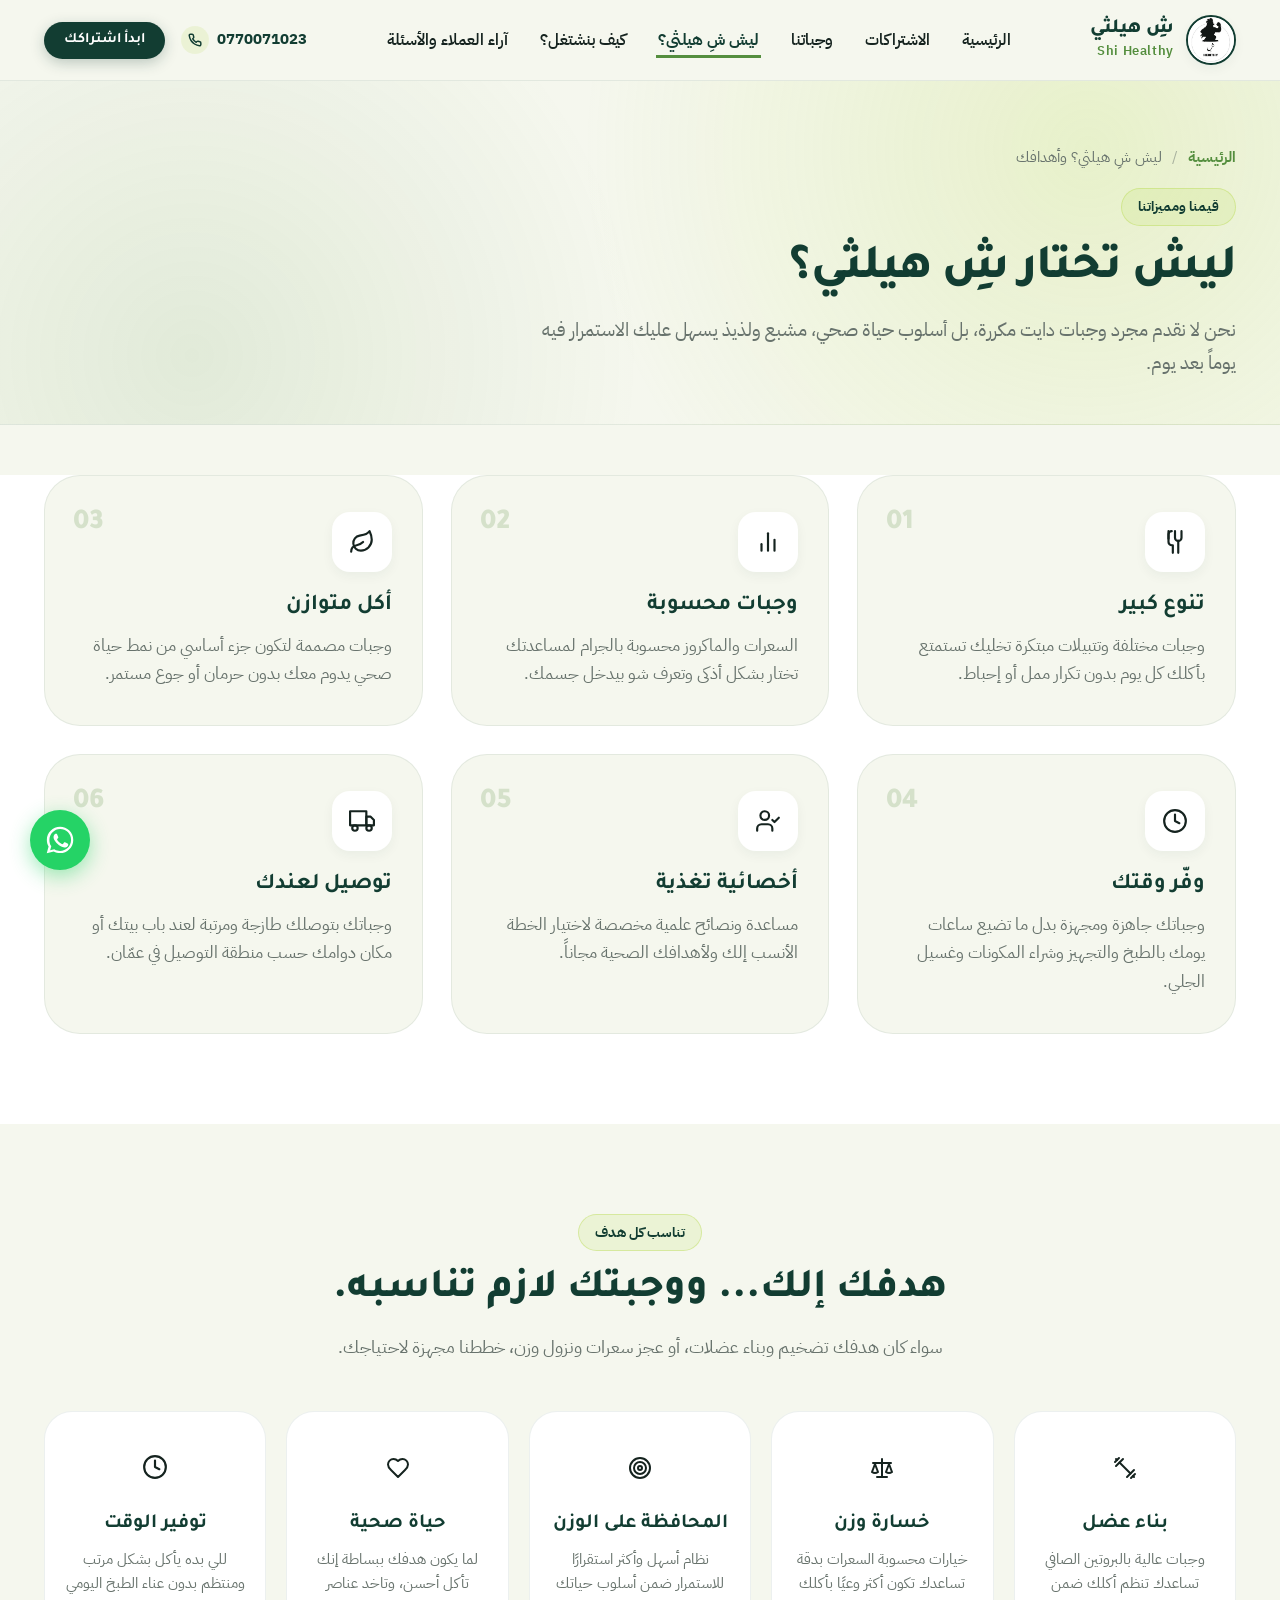
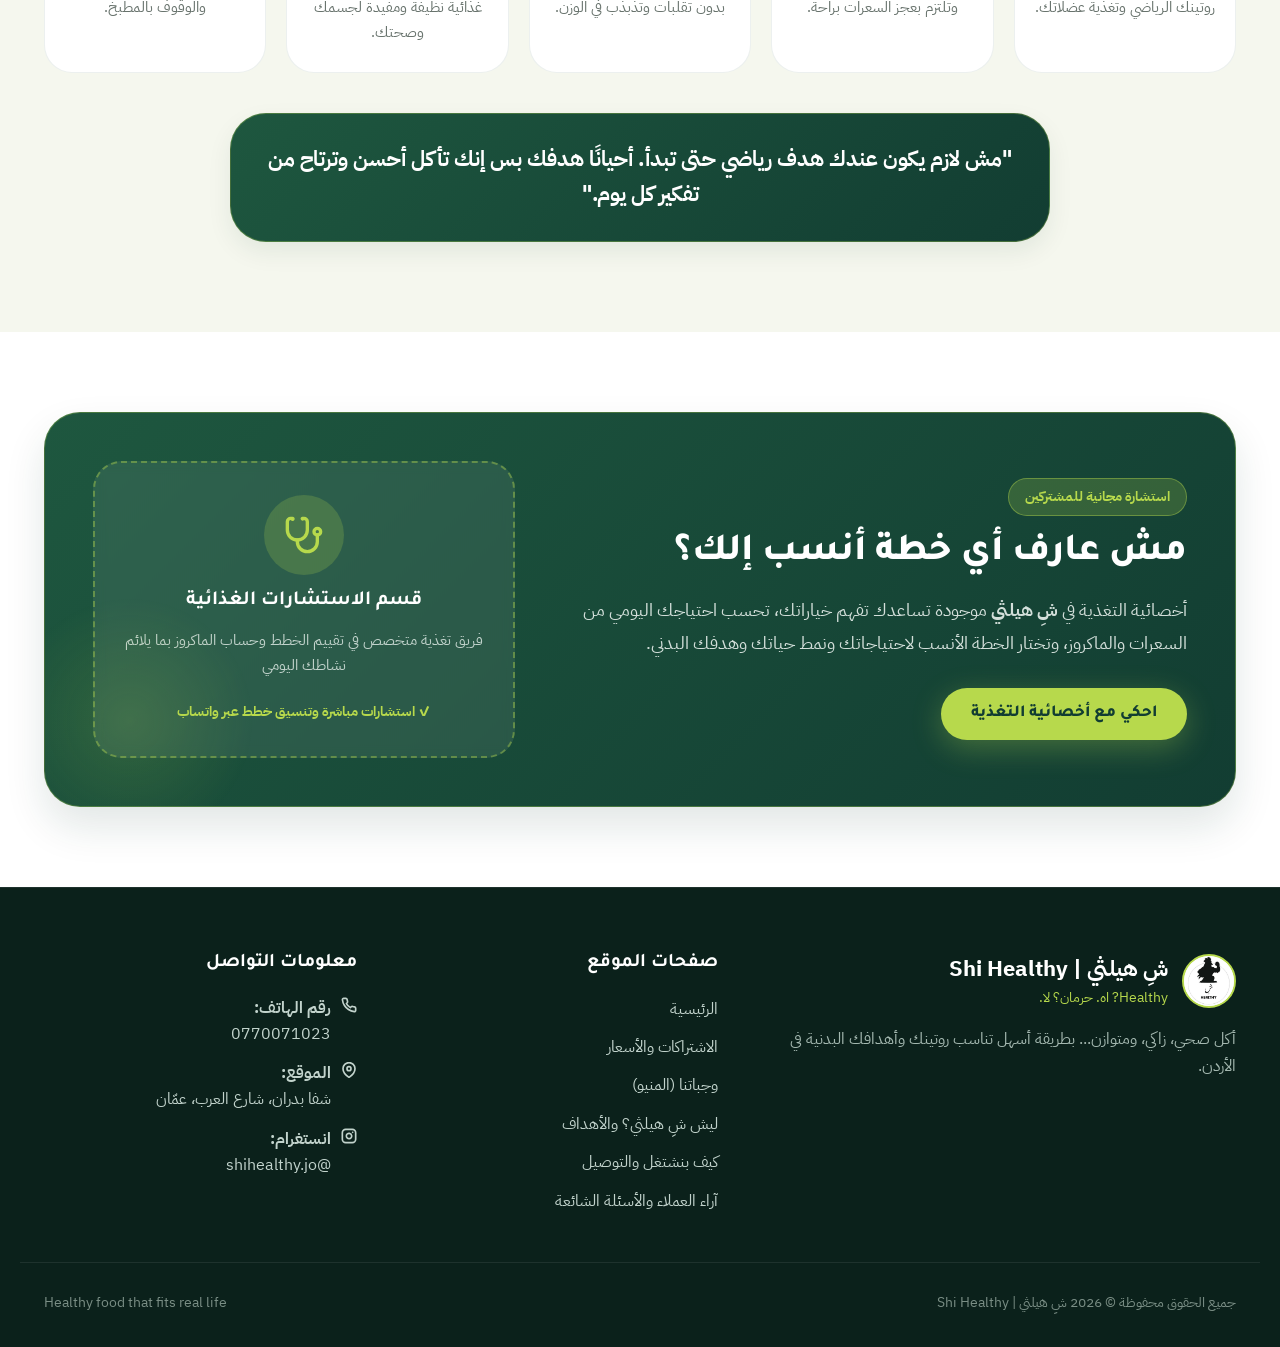
<file: why-us.html>
<!DOCTYPE html>
<html lang="ar" dir="rtl">
<head>
  <meta charset="UTF-8">
  <meta name="viewport" content="width=device-width, initial-scale=1.0">
  <title>ليش شِ هيلثي؟ وأهدافك الصحية | Shi Healthy</title>
  <meta name="description" content="تعرف على مميزات شِ هيلثي وكيف تناسب وجباتنا أهدافك البدنية: بناء عضل، نزول وزن، أو أسلوب حياة صحي. استشارة مجانية مع أخصائية التغذية في عمّان.">
  <meta name="theme-color" content="#123D32">
  <link rel="preconnect" href="https://fonts.googleapis.com">
  <link rel="preconnect" href="https://fonts.gstatic.com" crossorigin>
  <link href="https://fonts.googleapis.com/css2?family=IBM+Plex+Sans+Arabic:wght@300;400;500;600;700;800&family=Tajawal:wght@400;500;700;800;900&display=swap" rel="stylesheet">
  <link rel="stylesheet" href="index.css">
  <link rel="icon" type="image/png" href="assets/images/shi_healthy_logo.png">
</head>
<body>

  <!-- Sticky Header Navigation -->
  <header class="site-header" id="site-header">
    <div class="container navbar">
      <a href="index.html" class="nav-brand" aria-label="شِ هيلثي الرئيسية">
        <img src="assets/images/shi_healthy_logo.png" alt="شعار شِ هيلثي" class="nav-logo-img" width="50" height="50">
        <div class="nav-brand-text">
          <span class="brand-arabic">شِ هيلثي</span>
          <span class="brand-english">Shi Healthy</span>
        </div>
      </a>

      <nav class="desktop-nav" aria-label="القائمة الرئيسية">
        <ul class="nav-links">
          <li><a href="index.html">الرئيسية</a></li>
          <li><a href="subscriptions.html">الاشتراكات</a></li>
          <li><a href="meals.html">وجباتنا</a></li>
          <li><a href="why-us.html" class="active">ليش شِ هيلثي؟</a></li>
          <li><a href="how-it-works.html">كيف بنشتغل؟</a></li>
          <li><a href="reviews-faq.html">آراء العملاء والأسئلة</a></li>
        </ul>
      </nav>

      <!-- Left: Contact & Primary CTA (Desktop) -->
      <div class="nav-actions">
        <a href="tel:0770071023" class="nav-phone">
          <span class="nav-phone-icon">
            <svg width="14" height="14" viewBox="0 0 24 24" fill="none" stroke="currentColor" stroke-width="2.5" stroke-linecap="round" stroke-linejoin="round"><path d="M22 16.92v3a2 2 0 0 1-2.18 2 19.79 19.79 0 0 1-8.63-3.07 19.5 19.5 0 0 1-6-6 19.79 19.79 0 0 1-3.07-8.67A2 2 0 0 1 4.11 2h3a2 2 0 0 1 2 1.72 12.84 12.84 0 0 0 .7 2.81 2 2 0 0 1-.45 2.11L8.09 9.91a16 16 0 0 0 6 6l1.27-1.27a2 2 0 0 1 2.11-.45 12.84 12.84 0 0 0 2.81.7A2 2 0 0 1 22 16.92z"></path></svg>
          </span>
          <span>0770071023</span>
        </a>
        <button class="btn btn-primary btn-sm trigger-subscription-flow" data-plan-id="plan-m-2">
          ابدأ اشتراكك
        </button>
      </div>

      <!-- Mobile Top Actions: Quick WhatsApp + Hamburger Button -->
      <div class="mobile-header-actions">
        <a href="https://wa.me/962770071023?text=%D9%85%D8%B1%D8%AD%D8%A8%D8%A7%D9%8B%20%D8%B4%D9%90%20%D9%87%D9%8A%D9%84%D8%AB%D9%8A" class="mobile-quick-wa" aria-label="تواصل واتساب" target="_blank" rel="noopener">
          <svg width="20" height="20" viewBox="0 0 24 24" fill="currentColor"><path d="M12.04 2C6.58 2 2.13 6.45 2.13 11.91C2.13 13.66 2.59 15.36 3.45 16.86L2.05 22L7.3 20.62C8.75 21.41 10.38 21.83 12.04 21.83C17.5 21.83 21.95 17.38 21.95 11.92C21.95 9.27 20.92 6.78 19.05 4.91C17.18 3.03 14.69 2 12.04 2ZM12.05 3.67C14.25 3.67 16.31 4.53 17.87 6.09C19.42 7.65 20.28 9.72 20.28 11.92C20.28 16.46 16.58 20.16 12.04 20.16C10.61 20.16 9.22 19.78 8.01 19.07L7.72 18.9L4.62 19.71L5.45 16.69L5.26 16.38C4.47 15.13 4.05 13.54 4.05 11.91C4.05 7.37 7.75 3.67 12.05 3.67ZM8.84 7.33C8.65 7.33 8.35 7.4 8.1 7.67C7.85 7.94 7.15 8.6 7.15 9.94C7.15 11.28 8.13 12.57 8.27 12.75C8.41 12.94 10.19 15.69 12.92 16.86C15.18 17.84 15.65 17.64 16.14 17.6C16.64 17.55 17.75 16.94 17.98 16.3C18.21 15.65 18.21 15.1 18.14 14.98C18.07 14.87 17.88 14.8 17.6 14.66C17.32 14.52 15.96 13.85 15.71 13.76C15.45 13.67 15.27 13.62 15.08 13.9C14.9 14.18 14.38 14.8 14.22 14.98C14.06 15.17 13.9 15.19 13.62 15.05C13.35 14.91 12.45 14.61 11.39 13.67C10.57 12.94 10.01 12.03 9.87 11.79C9.73 11.54 9.85 11.41 9.99 11.27C10.12 11.14 10.27 10.94 10.41 10.78C10.55 10.62 10.6 10.5 10.69 10.32C10.78 10.13 10.74 9.97 10.67 9.83C10.6 9.69 10.05 8.34 9.82 7.78C9.6 7.24 9.37 7.31 9.2 7.31L8.84 7.33Z"/></svg>
        </a>
        <button class="hamburger-btn" id="hamburger-menu-btn" aria-label="فتح القائمة">
          <svg width="24" height="24" viewBox="0 0 24 24" fill="none" stroke="currentColor" stroke-width="2.5" stroke-linecap="round" stroke-linejoin="round">
            <line x1="3" y1="12" x2="21" y2="12"></line>
            <line x1="3" y1="6" x2="21" y2="6"></line>
            <line x1="3" y1="18" x2="21" y2="18"></line>
          </svg>
        </button>
      </div>
    </div>
  </header>

  <!-- Mobile Drawer Menu (Native App Style) -->
  <div class="mobile-nav" id="mobile-drawer-nav" aria-hidden="true">
    <div class="mobile-nav-panel">
      <div class="mobile-nav-header">
        <a href="index.html" class="nav-brand">
          <img src="assets/images/shi_healthy_logo.png" alt="شِ هيلثي" class="nav-logo-img" width="42" height="42">
          <div class="nav-brand-text">
            <span class="brand-arabic">شِ هيلثي</span>
            <span class="brand-english">Shi Healthy</span>
          </div>
        </a>
        <button class="mobile-close-btn" id="mobile-drawer-close" aria-label="إغلاق القائمة">
          <svg width="20" height="20" viewBox="0 0 24 24" fill="none" stroke="currentColor" stroke-width="2.5" stroke-linecap="round" stroke-linejoin="round">
            <line x1="18" y1="6" x2="6" y2="18"></line>
            <line x1="6" y1="6" x2="18" y2="18"></line>
          </svg>
        </button>
      </div>

      <div class="mobile-nav-tagline">
        <span class="mobile-nav-tagline-dot"></span>
        <span>وجبات صحية طازجة ومحسوبة يومياً في عمّان</span>
      </div>

      <ul class="mobile-links">
        <li>
          <a href="index.html">
            <span class="mobile-link-inner">
              <span class="mobile-link-icon">
                <svg width="18" height="18" viewBox="0 0 24 24" fill="none" stroke="currentColor" stroke-width="2" stroke-linecap="round" stroke-linejoin="round"><path d="M3 9l9-7 9 7v11a2 2 0 0 1-2 2H5a2 2 0 0 1-2-2z"></path><polyline points="9 22 9 12 15 12 15 22"></polyline></svg>
              </span>
              <span>الرئيسية</span>
            </span>
            <span class="mobile-link-arrow">‹</span>
          </a>
        </li>
        <li>
          <a href="subscriptions.html">
            <span class="mobile-link-inner">
              <span class="mobile-link-icon">
                <svg width="18" height="18" viewBox="0 0 24 24" fill="none" stroke="currentColor" stroke-width="2" stroke-linecap="round" stroke-linejoin="round"><rect x="3" y="4" width="18" height="18" rx="2" ry="2"></rect><line x1="16" y1="2" x2="16" y2="6"></line><line x1="8" y1="2" x2="8" y2="6"></line><line x1="3" y1="10" x2="21" y2="10"></line></svg>
              </span>
              <span>باقات الاشتراكات والأسعار</span>
            </span>
            <span class="mobile-link-arrow">‹</span>
          </a>
        </li>
        <li>
          <a href="meals.html">
            <span class="mobile-link-inner">
              <span class="mobile-link-icon">
                <svg width="18" height="18" viewBox="0 0 24 24" fill="none" stroke="currentColor" stroke-width="2" stroke-linecap="round" stroke-linejoin="round"><path d="M18 2v6a3 3 0 0 1-3 3 3 3 0 0 1-3-3V2"></path><path d="M15 11v11"></path><path d="M6 2v10a3 3 0 0 0 3 3h1v7"></path><path d="M9 2a3 3 0 0 0-3 3v4"></path></svg>
              </span>
              <span>قائمة الوجبات (المنيو)</span>
            </span>
            <span class="mobile-link-arrow">‹</span>
          </a>
        </li>
        <li>
          <a href="why-us.html" class="active">
            <span class="mobile-link-inner">
              <span class="mobile-link-icon">
                <svg width="18" height="18" viewBox="0 0 24 24" fill="none" stroke="currentColor" stroke-width="2" stroke-linecap="round" stroke-linejoin="round"><circle cx="12" cy="12" r="10"></circle><circle cx="12" cy="12" r="6"></circle><circle cx="12" cy="12" r="2"></circle></svg>
              </span>
              <span>ليش شِ هيلثي؟ والأهداف</span>
            </span>
            <span class="mobile-link-arrow">‹</span>
          </a>
        </li>
        <li>
          <a href="how-it-works.html">
            <span class="mobile-link-inner">
              <span class="mobile-link-icon">
                <svg width="18" height="18" viewBox="0 0 24 24" fill="none" stroke="currentColor" stroke-width="2" stroke-linecap="round" stroke-linejoin="round"><rect x="1" y="3" width="15" height="13"></rect><polygon points="16 8 20 8 23 11 23 16 16 16 16 8"></polygon><circle cx="5.5" cy="18.5" r="2.5"></circle><circle cx="18.5" cy="18.5" r="2.5"></circle></svg>
              </span>
              <span>كيف بنشتغل والتوصيل</span>
            </span>
            <span class="mobile-link-arrow">‹</span>
          </a>
        </li>
        <li>
          <a href="reviews-faq.html">
            <span class="mobile-link-inner">
              <span class="mobile-link-icon">
                <svg width="18" height="18" viewBox="0 0 24 24" fill="none" stroke="currentColor" stroke-width="2" stroke-linecap="round" stroke-linejoin="round"><path d="M21 15a2 2 0 0 1-2 2H7l-4 4V5a2 2 0 0 1 2-2h14a2 2 0 0 1 2 2z"></path></svg>
              </span>
              <span>آراء العملاء والأسئلة الشائعة</span>
            </span>
            <span class="mobile-link-arrow">‹</span>
          </a>
        </li>
      </ul>

      <div class="mobile-nav-footer">
        <button class="btn btn-primary trigger-subscription-flow" data-plan-id="plan-m-2">
          ابدأ اشتراكك الآن
        </button>
        <a href="https://wa.me/962770071023?text=%D9%85%D8%B1%D8%AD%D8%A8%D8%A7%D9%8B%20%D8%B4%D9%90%20%D9%87%D9%8A%D9%84%D8%AB%D9%8A%D8%8C%20%D8%A3%D9%88%D8%AF%20%D8%A7%D9%84%D8%A7%D8%B3%D8%AA%D9%81%D8%B3%D8%A7%D8%B1%20%D8%B9%D9%86%20%D8%A7%D9%84%D8%A7%D8%B4%D8%AA%D8%B1%D8%A7%D9%83%D8%A7%D8%AA" target="_blank" rel="noopener" class="btn btn-lime">
          <svg width="18" height="18" viewBox="0 0 24 24" fill="currentColor"><path d="M12.04 2C6.58 2 2.13 6.45 2.13 11.91C2.13 13.66 2.59 15.36 3.45 16.86L2.05 22L7.3 20.62C8.75 21.41 10.38 21.83 12.04 21.83C17.5 21.83 21.95 17.38 21.95 11.92C21.95 9.27 20.92 6.78 19.05 4.91C17.18 3.03 14.69 2 12.04 2ZM12.05 3.67C14.25 3.67 16.31 4.53 17.87 6.09C19.42 7.65 20.28 9.72 20.28 11.92C20.28 16.46 16.58 20.16 12.04 20.16C10.61 20.16 9.22 19.78 8.01 19.07L7.72 18.9L4.62 19.71L5.45 16.69L5.26 16.38C4.47 15.13 4.05 13.54 4.05 11.91C4.05 7.37 7.75 3.67 12.05 3.67ZM8.84 7.33C8.65 7.33 8.35 7.4 8.1 7.67C7.85 7.94 7.15 8.6 7.15 9.94C7.15 11.28 8.13 12.57 8.27 12.75C8.41 12.94 10.19 15.69 12.92 16.86C15.18 17.84 15.65 17.64 16.14 17.6C16.64 17.55 17.75 16.94 17.98 16.3C18.21 15.65 18.21 15.1 18.14 14.98C18.07 14.87 17.88 14.8 17.6 14.66C17.32 14.52 15.96 13.85 15.71 13.76C15.45 13.67 15.27 13.62 15.08 13.9C14.9 14.18 14.38 14.8 14.22 14.98C14.06 15.17 13.9 15.19 13.62 15.05C13.35 14.91 12.45 14.61 11.39 13.67C10.57 12.94 10.01 12.03 9.87 11.79C9.73 11.54 9.85 11.41 9.99 11.27C10.12 11.14 10.27 10.94 10.41 10.78C10.55 10.62 10.6 10.5 10.69 10.32C10.78 10.13 10.74 9.97 10.67 9.83C10.6 9.69 10.05 8.34 9.82 7.78C9.6 7.24 9.37 7.31 9.2 7.31L8.84 7.33Z"/></svg>
          تواصل واتساب مباشرة
        </a>
        <div class="mobile-nav-contact-hint">
          شفا بدران، شارع العرب • 0770071023
        </div>
      </div>
    </div>
  </div>

<main>
    <!-- Subpage Banner -->
    <section class="page-hero-banner">
      <div class="container">
        <div class="breadcrumb-nav">
          <a href="index.html">الرئيسية</a>
          <span class="breadcrumb-sep">/</span>
          <span>ليش شِ هيلثي؟ وأهدافك</span>
        </div>
        <span class="section-tag">قيمنا ومميزاتنا</span>
        <h1>ليش تختار شِ هيلثي؟</h1>
        <p>نحن لا نقدم مجرد وجبات دايت مكررة، بل أسلوب حياة صحي، مشبع ولذيذ يسهل عليك الاستمرار فيه يوماً بعد يوم.</p>
      </div>
    </section>

    <!-- Why Section -->
    <section class="why-section" style="padding-top: 0;">
      <div class="container">
        <div class="why-grid">
          <!-- Card 1 -->
          <div class="why-card">
            <span class="why-number">01</span>
            <div class="why-icon-box"><svg width="26" height="26" viewBox="0 0 24 24" fill="none" stroke="currentColor" stroke-width="2" stroke-linecap="round" stroke-linejoin="round"><path d="M18 2v6a3 3 0 0 1-3 3 3 3 0 0 1-3-3V2"></path><path d="M15 11v11"></path><path d="M6 2v10a3 3 0 0 0 3 3h1v7"></path><path d="M9 2a3 3 0 0 0-3 3v4"></path></svg></div>
            <h3>تنوع كبير</h3>
            <p>وجبات مختلفة وتتبيلات مبتكرة تخليك تستمتع بأكلك كل يوم بدون تكرار ممل أو إحباط.</p>
          </div>

          <!-- Card 2 -->
          <div class="why-card">
            <span class="why-number">02</span>
            <div class="why-icon-box"><svg width="26" height="26" viewBox="0 0 24 24" fill="none" stroke="currentColor" stroke-width="2" stroke-linecap="round" stroke-linejoin="round"><line x1="18" y1="20" x2="18" y2="10"></line><line x1="12" y1="20" x2="12" y2="4"></line><line x1="6" y1="20" x2="6" y2="14"></line></svg></div>
            <h3>وجبات محسوبة</h3>
            <p>السعرات والماكروز محسوبة بالجرام لمساعدتك تختار بشكل أذكى وتعرف شو بيدخل جسمك.</p>
          </div>

          <!-- Card 3 -->
          <div class="why-card">
            <span class="why-number">03</span>
            <div class="why-icon-box"><svg width="26" height="26" viewBox="0 0 24 24" fill="none" stroke="currentColor" stroke-width="2" stroke-linecap="round" stroke-linejoin="round"><path d="M11 20A7 7 0 0 1 9.8 6.1C15.5 5 17 4.48 19 2c1 2 2 4.18 2 8 0 5.5-4.78 10-10 10Z"></path><path d="M2 21c0-3 1.85-5.36 5.08-6C9.5 14.52 12 13 13 12"></path></svg></div>
            <h3>أكل متوازن</h3>
            <p>وجبات مصممة لتكون جزء أساسي من نمط حياة صحي يدوم معك بدون حرمان أو جوع مستمر.</p>
          </div>

          <!-- Card 4 -->
          <div class="why-card">
            <span class="why-number">04</span>
            <div class="why-icon-box"><svg width="26" height="26" viewBox="0 0 24 24" fill="none" stroke="currentColor" stroke-width="2" stroke-linecap="round" stroke-linejoin="round"><circle cx="12" cy="12" r="10"></circle><polyline points="12 6 12 12 16 14"></polyline></svg></div>
            <h3>وفّر وقتك</h3>
            <p>وجباتك جاهزة ومجهزة بدل ما تضيع ساعات يومك بالطبخ والتجهيز وشراء المكونات وغسيل الجلي.</p>
          </div>

          <!-- Card 5 -->
          <div class="why-card">
            <span class="why-number">05</span>
            <div class="why-icon-box"><svg width="26" height="26" viewBox="0 0 24 24" fill="none" stroke="currentColor" stroke-width="2" stroke-linecap="round" stroke-linejoin="round"><path d="M16 21v-2a4 4 0 0 0-4-4H6a4 4 0 0 0-4 4v2"></path><circle cx="9" cy="7" r="4"></circle><polyline points="16 11 18 13 22 9"></polyline></svg></div>
            <h3>أخصائية تغذية</h3>
            <p>مساعدة ونصائح علمية مخصصة لاختيار الخطة الأنسب إلك ولأهدافك الصحية مجاناً.</p>
          </div>

          <!-- Card 6 -->
          <div class="why-card">
            <span class="why-number">06</span>
            <div class="why-icon-box"><svg width="26" height="26" viewBox="0 0 24 24" fill="none" stroke="currentColor" stroke-width="2" stroke-linecap="round" stroke-linejoin="round"><rect x="1" y="3" width="15" height="13"></rect><polygon points="16 8 20 8 23 11 23 16 16 16 16 8"></polygon><circle cx="5.5" cy="18.5" r="2.5"></circle><circle cx="18.5" cy="18.5" r="2.5"></circle></svg></div>
            <h3>توصيل لعندك</h3>
            <p>وجباتك بتوصلك طازجة ومرتبة لعند باب بيتك أو مكان دوامك حسب منطقة التوصيل في عمّان.</p>
          </div>
        </div>
      </div>
    </section>

    <!-- Goals Section -->
    <section class="goals-section">
      <div class="container">
        <div class="section-header text-center">
          <span class="section-tag">تناسب كل هدف</span>
          <h2>هدفك إلك... ووجبتك لازم تناسبه.</h2>
          <p>سواء كان هدفك تضخيم وبناء عضلات، أو عجز سعرات ونزول وزن، خططنا مجهزة لاحتياجك.</p>
        </div>

        <div class="goals-grid">
          <!-- Goal 1 -->
          <div class="goal-card">
            <div class="goal-icon"><svg width="24" height="24" viewBox="0 0 24 24" fill="none" stroke="currentColor" stroke-width="2" stroke-linecap="round" stroke-linejoin="round"><path d="m6.5 6.5 11 11"></path><path d="m21 21-1-1"></path><path d="m3 3 1 1"></path><path d="m18 22 4-4"></path><path d="m2 6 4-4"></path><path d="m3 10 7-7"></path><path d="m14 21 7-7"></path></svg></div>
            <h3>بناء عضل</h3>
            <p>وجبات عالية بالبروتين الصافي تساعدك تنظم أكلك ضمن روتينك الرياضي وتغذية عضلاتك.</p>
          </div>

          <!-- Goal 2 -->
          <div class="goal-card">
            <div class="goal-icon"><svg width="24" height="24" viewBox="0 0 24 24" fill="none" stroke="currentColor" stroke-width="2" stroke-linecap="round" stroke-linejoin="round"><path d="m16 16 3-8 3 8c-.87.65-1.92 1-3 1s-2.13-.35-3-1Z"></path><path d="m2 16 3-8 3 8c-.87.65-1.92 1-3 1s-2.13-.35-3-1Z"></path><path d="M7 21h10"></path><path d="M12 3v18"></path><path d="M3 7h18"></path></svg></div>
            <h3>خسارة وزن</h3>
            <p>خيارات محسوبة السعرات بدقة تساعدك تكون أكثر وعيًا بأكلك وتلتزم بعجز السعرات براحة.</p>
          </div>

          <!-- Goal 3 -->
          <div class="goal-card">
            <div class="goal-icon"><svg width="24" height="24" viewBox="0 0 24 24" fill="none" stroke="currentColor" stroke-width="2" stroke-linecap="round" stroke-linejoin="round"><circle cx="12" cy="12" r="10"></circle><circle cx="12" cy="12" r="6"></circle><circle cx="12" cy="12" r="2"></circle></svg></div>
            <h3>المحافظة على الوزن</h3>
            <p>نظام أسهل وأكثر استقرارًا للاستمرار ضمن أسلوب حياتك بدون تقلبات وتذبذب في الوزن.</p>
          </div>

          <!-- Goal 4 -->
          <div class="goal-card">
            <div class="goal-icon"><svg width="24" height="24" viewBox="0 0 24 24" fill="none" stroke="currentColor" stroke-width="2" stroke-linecap="round" stroke-linejoin="round"><path d="M19 14c1.49-1.46 3-3.21 3-5.5A5.5 5.5 0 0 0 16.5 3c-1.76 0-3 .5-4.5 2-1.5-1.5-2.74-2-4.5-2A5.5 5.5 0 0 0 2 8.5c0 2.3 1.5 4.05 3 5.5l7 7Z"></path></svg></div>
            <h3>حياة صحية</h3>
            <p>لما يكون هدفك ببساطة إنك تأكل أحسن، وتاخد عناصر غذائية نظيفة ومفيدة لجسمك وصحتك.</p>
          </div>

          <!-- Goal 5 -->
          <div class="goal-card">
            <div class="goal-icon"><svg width="26" height="26" viewBox="0 0 24 24" fill="none" stroke="currentColor" stroke-width="2" stroke-linecap="round" stroke-linejoin="round"><circle cx="12" cy="12" r="10"></circle><polyline points="12 6 12 12 16 14"></polyline></svg></div>
            <h3>توفير الوقت</h3>
            <p>للي بده يأكل بشكل مرتب ومنتظم بدون عناء الطبخ اليومي والوقوف بالمطبخ.</p>
          </div>
        </div>

        <div class="goals-highlight-statement">
          <p>
            "مش لازم يكون عندك هدف رياضي حتى تبدأ. أحيانًا هدفك بس إنك تأكل أحسن وترتاح من تفكير كل يوم."
          </p>
        </div>
      </div>
    </section>

    <!-- Nutritionist Section -->
    <section class="nutritionist-section">
      <div class="container">
        <div class="nutritionist-card">
          <div class="nutritionist-content">
            <span class="section-tag" style="background: rgba(183, 217, 76, 0.2); color: var(--lime-accent); border-color: rgba(183, 217, 76, 0.4);">
              استشارة مجانية للمشتركين
            </span>
            <h2>مش عارف أي خطة أنسب إلك؟</h2>
            <p>
              أخصائية التغذية في <strong>شِ هيلثي</strong> موجودة تساعدك تفهم خياراتك، تحسب احتياجك اليومي من السعرات والماكروز، وتختار الخطة الأنسب لاحتياجاتك ونمط حياتك وهدفك البدني.
            </p>
            <button class="btn btn-lime open-nutritionist-chat">
              احكي مع أخصائية التغذية
            </button>
          </div>

          <!-- Clean Professional Visual Placeholder as instructed -->
          <div class="nutritionist-visual-placeholder">
            <div class="nutritionist-icon-big"><svg width="40" height="40" viewBox="0 0 24 24" fill="none" stroke="currentColor" stroke-width="2" stroke-linecap="round" stroke-linejoin="round"><path d="M4.8 2.3A.3.3 0 1 0 5 2H4a2 2 0 0 0-2 2v5a6 6 0 0 0 6 6v0a6 6 0 0 0 6-6V4a2 2 0 0 0-2-2h-1a.2.2 0 1 0 .3.3"></path><path d="M8 15v1a6 6 0 0 0 6 6v0a6 6 0 0 0 6-6v-4"></path><circle cx="20" cy="10" r="2"></circle></svg></div>
            <h4>قسم الاستشارات الغذائية</h4>
            <p>فريق تغذية متخصص في تقييم الخطط وحساب الماكروز بما يلائم نشاطك اليومي</p>
            <div style="font-size: 0.85rem; color: var(--lime-accent); font-weight: 700; margin-top: 8px;">
              ✓ استشارات مباشرة وتنسيق خطط عبر واتساب
            </div>
          </div>
        </div>
      </div>
    </section>
  </main>

<!-- Footer -->
  <footer class="site-footer">
    <div class="container footer-grid">
      <div class="footer-brand">
        <div class="footer-logo-row">
          <img src="assets/images/shi_healthy_logo.png" alt="شِ هيلثي" class="footer-logo-img">
          <div>
            <div class="footer-brand-title">شِ هيلثي | Shi Healthy</div>
            <div style="font-size: 0.85rem; color: var(--lime-accent);">Healthy? اه. حرمان؟ لا.</div>
          </div>
        </div>
        <p class="footer-brand-desc">أكل صحي، زاكي، ومتوازن... بطريقة أسهل تناسب روتينك وأهدافك البدنية في الأردن.</p>
      </div>

      <div class="footer-col">
        <h4>صفحات الموقع</h4>
        <ul class="footer-links-list">
          <li><a href="index.html">الرئيسية</a></li>
          <li><a href="subscriptions.html">الاشتراكات والأسعار</a></li>
          <li><a href="meals.html">وجباتنا (المنيو)</a></li>
          <li><a href="why-us.html">ليش شِ هيلثي؟ والأهداف</a></li>
          <li><a href="how-it-works.html">كيف بنشتغل والتوصيل</a></li>
          <li><a href="reviews-faq.html">آراء العملاء والأسئلة الشائعة</a></li>
        </ul>
      </div>

      <div class="footer-col">
        <h4>معلومات التواصل</h4>
        <div class="footer-contact-info">
          <div class="footer-contact-row">
            <span>
              <svg width="16" height="16" viewBox="0 0 24 24" fill="none" stroke="currentColor" stroke-width="2.5" stroke-linecap="round" stroke-linejoin="round"><path d="M22 16.92v3a2 2 0 0 1-2.18 2 19.79 19.79 0 0 1-8.63-3.07 19.5 19.5 0 0 1-6-6 19.79 19.79 0 0 1-3.07-8.67A2 2 0 0 1 4.11 2h3a2 2 0 0 1 2 1.72 12.84 12.84 0 0 0 .7 2.81 2 2 0 0 1-.45 2.11L8.09 9.91a16 16 0 0 0 6 6l1.27-1.27a2 2 0 0 1 2.11-.45 12.84 12.84 0 0 0 2.81.7A2 2 0 0 1 22 16.92z"></path></svg>
            </span>
            <div><strong>رقم الهاتف:</strong><br><a href="tel:0770071023" style="direction: ltr; display: inline-block;">0770071023</a></div>
          </div>
          <div class="footer-contact-row">
            <span>
              <svg width="16" height="16" viewBox="0 0 24 24" fill="none" stroke="currentColor" stroke-width="2.5" stroke-linecap="round" stroke-linejoin="round"><path d="M21 10c0 7-9 13-9 13s-9-6-9-13a9 9 0 0 1 18 0z"></path><circle cx="12" cy="10" r="3"></circle></svg>
            </span>
            <div><strong>الموقع:</strong><br>شفا بدران، شارع العرب، عمّان</div>
          </div>
          <div class="footer-contact-row">
            <span>
              <svg width="16" height="16" viewBox="0 0 24 24" fill="none" stroke="currentColor" stroke-width="2.5" stroke-linecap="round" stroke-linejoin="round"><rect x="2" y="2" width="20" height="20" rx="5" ry="5"></rect><path d="M16 11.37A4 4 0 1 1 12.63 8 4 4 0 0 1 16 11.37z"></path><line x1="17.5" y1="6.5" x2="17.51" y2="6.5"></line></svg>
            </span>
            <div><strong>انستغرام:</strong><br><a href="https://instagram.com" target="_blank" rel="noopener">@shihealthy.jo</a></div>
          </div>
        </div>
      </div>
    </div>

    <div class="container footer-bottom">
      <div>جميع الحقوق محفوظة © 2026 شِ هيلثي | Shi Healthy</div>
      <div>Healthy food that fits real life</div>
    </div>
  </footer>

  <!-- Mobile Sticky Bar -->
  <div class="mobile-sticky-bar">
    <button class="btn btn-primary trigger-subscription-flow" data-plan-id="plan-m-2">
      ابدأ اشتراكك الآن
    </button>
    <a href="https://wa.me/962770071023?text=%D9%85%D8%B1%D8%AD%D8%A8%D8%A7%D9%8B%20%D8%B4%D9%90%20%D9%87%D9%8A%D9%84%D8%AB%D9%8A%D8%8C%20%D8%A3%D9%88%D8%AF%20%D8%A7%D9%84%D8%A7%D8%B3%D8%AA%D9%81%D8%B3%D8%A7%D8%B1%20%D8%B9%D9%86%20%D8%A7%D9%84%D8%A7%D8%B4%D8%AA%D8%B1%D8%A7%D9%83%D8%A7%D8%AA" target="_blank" class="mobile-whatsapp-btn" aria-label="محادثة واتساب">
      <svg width="24" height="24" viewBox="0 0 24 24" fill="currentColor"><path d="M12.04 2C6.58 2 2.13 6.45 2.13 11.91C2.13 13.66 2.59 15.36 3.45 16.86L2.05 22L7.3 20.62C8.75 21.41 10.38 21.83 12.04 21.83C17.5 21.83 21.95 17.38 21.95 11.92C21.95 9.27 20.92 6.78 19.05 4.91C17.18 3.03 14.69 2 12.04 2ZM12.05 3.67C14.25 3.67 16.31 4.53 17.87 6.09C19.42 7.65 20.28 9.72 20.28 11.92C20.28 16.46 16.58 20.16 12.04 20.16C10.61 20.16 9.22 19.78 8.01 19.07L7.72 18.9L4.62 19.71L5.45 16.69L5.26 16.38C4.47 15.13 4.05 13.54 4.05 11.91C4.05 7.37 7.75 3.67 12.05 3.67ZM8.84 7.33C8.65 7.33 8.35 7.4 8.1 7.67C7.85 7.94 7.15 8.6 7.15 9.94C7.15 11.28 8.13 12.57 8.27 12.75C8.41 12.94 10.19 15.69 12.92 16.86C15.18 17.84 15.65 17.64 16.14 17.6C16.64 17.55 17.75 16.94 17.98 16.3C18.21 15.1 18.14 14.98C18.07 14.87 17.88 14.8 17.6 14.66C17.32 14.52 15.96 13.85 15.71 13.76C15.45 13.67 15.27 13.62 15.08 13.9C14.9 14.18 14.38 14.8 14.22 14.98C14.06 15.17 13.9 15.19 13.62 15.05C13.35 14.91 12.45 14.61 11.39 13.67C10.57 12.94 10.01 12.03 9.87 11.79C9.73 11.54 9.85 11.41 9.99 11.27C10.12 11.14 10.27 10.94 10.41 10.78C10.55 10.62 10.6 10.5 10.69 10.32C10.78 10.13 10.74 9.97 10.67 9.83C10.6 9.69 10.05 8.34 9.82 7.78C9.6 7.24 9.37 7.31 9.2 7.31L8.84 7.33Z"/></svg>
    </a>
  </div>

  <a href="https://wa.me/962770071023?text=%D9%85%D8%B1%D8%AD%D8%A8%D8%A7%D9%8B%20%D8%B4%D9%90%20%D9%87%D9%8A%D9%84%D8%AB%D9%8A%D8%8C%20%D8%A3%D9%88%D8%AF%20%D8%A7%D9%84%D8%A7%D8%B3%D8%AA%D9%81%D8%B3%D8%A7%D8%B1%20%D8%B9%D9%86%20%D8%A7%D9%84%D8%A7%D8%B4%D8%AA%D8%B1%D8%A7%D9%83%D8%A7%D8%AA" target="_blank" class="floating-whatsapp" aria-label="احكي معنا على واتساب">
    <svg width="32" height="32" viewBox="0 0 24 24" fill="currentColor"><path d="M12.04 2C6.58 2 2.13 6.45 2.13 11.91C2.13 13.66 2.59 15.36 3.45 16.86L2.05 22L7.3 20.62C8.75 21.41 10.38 21.83 12.04 21.83C17.5 21.83 21.95 17.38 21.95 11.92C21.95 9.27 20.92 6.78 19.05 4.91C17.18 3.03 14.69 2 12.04 2ZM12.05 3.67C14.25 3.67 16.31 4.53 17.87 6.09C19.42 7.65 20.28 9.72 20.28 11.92C20.28 16.46 16.58 20.16 12.04 20.16C10.61 20.16 9.22 19.78 8.01 19.07L7.72 18.9L4.62 19.71L5.45 16.69L5.26 16.38C4.47 15.13 4.05 13.54 4.05 11.91C4.05 7.37 7.75 3.67 12.05 3.67ZM8.84 7.33C8.65 7.33 8.35 7.4 8.1 7.67C7.85 7.94 7.15 8.6 7.15 9.94C7.15 11.28 8.13 12.57 8.27 12.75C8.41 12.94 10.19 15.69 12.92 16.86C15.18 17.84 15.65 17.64 16.14 17.6C16.64 17.55 17.75 16.94 17.98 16.3C18.21 15.65 18.21 15.1 18.14 14.98C18.07 14.87 17.88 14.8 17.6 14.66C17.32 14.52 15.96 13.85 15.71 13.76C15.45 13.67 15.27 13.62 15.08 13.9C14.9 14.18 14.38 14.8 14.22 14.98C14.06 15.17 13.9 15.19 13.62 15.05C13.35 14.91 12.45 14.61 11.39 13.67C10.57 12.94 10.01 12.03 9.87 11.79C9.73 11.54 9.85 11.41 9.99 11.27C10.12 11.14 10.27 10.94 10.41 10.78C10.55 10.62 10.6 10.5 10.69 10.32C10.78 10.13 10.74 9.97 10.67 9.83C10.6 9.69 10.05 8.34 9.82 7.78C9.6 7.24 9.37 7.31 9.2 7.31L8.84 7.33Z"/></svg>
  </a>

  <!-- FLOW B Modal -->
  <div class="modal-overlay" id="checkout-modal" role="dialog" aria-modal="true" aria-labelledby="modal-step-title">
    <div class="checkout-modal-card">
      <div class="modal-header">
        <h3 id="modal-step-title">طلب اشتراك جديد</h3>
        <button class="modal-close-btn" id="modal-close-btn" aria-label="إغلاق النافذة">✕</button>
      </div>

      <div class="stepper-progress-bar">
        <div class="step-indicator active" data-step="1">
          <div class="step-circle">1</div>
          <span class="step-label">الاشتراك</span>
        </div>
        <div class="step-indicator" data-step="2">
          <div class="step-circle">2</div>
          <span class="step-label">الوجبات</span>
        </div>
        <div class="step-indicator" data-step="3">
          <div class="step-circle">3</div>
          <span class="step-label">البيانات</span>
        </div>
        <div class="step-indicator" data-step="4">
          <div class="step-circle">4</div>
          <span class="step-label">الدفع</span>
        </div>
        <div class="step-indicator" data-step="5">
          <div class="step-circle">5</div>
          <span class="step-label">التأكيد</span>
        </div>
      </div>

      <div class="modal-body">
        <div class="checkout-step-panel active" data-step="1">
          <h4 style="font-size: 1.2rem; color: var(--primary-dark); margin-bottom: 6px;">الخطوة 1: حدد نوع الاشتراك</h4>
          <p style="font-size: 0.95rem; color: var(--text-muted); margin-bottom: 16px;">اضغط على الخطة التي تناسب عدد وجباتك الشهري أو الأسبوعي:</p>
          <div class="modal-plans-list" id="modal-plans-list-container"></div>
        </div>

        <div class="checkout-step-panel" data-step="2">
          <h4 style="font-size: 1.2rem; color: var(--primary-dark); margin-bottom: 6px;">الخطوة 2: اختار وجباتك المفضلة</h4>
          <p style="font-size: 0.95rem; color: var(--text-muted); margin-bottom: 16px;">حدد الوجبات التي ترغب بها، وسيقوم شيف شِ هيلثي بتجهيزها وتنسيق التوصيل حسب الخطة:</p>
          <div class="meals-counter-bar" id="modal-meals-counter-bar"></div>
          <div class="meals-selection-grid" id="modal-meals-grid"></div>
        </div>

        <div class="checkout-step-panel" data-step="3">
          <h4 style="font-size: 1.2rem; color: var(--primary-dark); margin-bottom: 6px;">الخطوة 3: بيانات التوصيل والتواصل</h4>
          <p style="font-size: 0.95rem; color: var(--text-muted); margin-bottom: 20px;">أدخل عنوانك بالتفصيل حتى يتم تنسيق خط التوصيل:</p>
          <div class="lead-form-grid" style="margin-top: 0;">
            <div>
              <label for="cust-name" class="form-label">الاسم الكامل *</label>
              <input type="text" id="cust-name" class="form-input" placeholder="اسمك الكريم" required>
            </div>
            <div>
              <label for="cust-phone" class="form-label">رقم الهاتف *</label>
              <input type="tel" id="cust-phone" class="form-input" placeholder="07XXXXXXXX" required>
            </div>
            <div>
              <label for="cust-area" class="form-label">المنطقة في عمّان *</label>
              <select id="cust-area" class="form-select" required>
                <option value="">-- اختار منطقتك --</option>
              </select>
            </div>
            <div>
              <label for="cust-address" class="form-label">العنوان بالتفصيل *</label>
              <input type="text" id="cust-address" class="form-input" placeholder="اسم الشارع، البناية، رقم الشقة">
            </div>
            <div class="form-group-full">
              <label for="cust-notes" class="form-label">ملاحظات التوصيل أو الحساسية من أطعمة معينة</label>
              <textarea id="cust-notes" class="form-textarea" rows="2" placeholder="أي تفاصيل خاصة بتسليم الوجبات أو تفضيلات النكهات"></textarea>
            </div>
          </div>
          <div style="background-color: #FFF9E6; border: 1px solid #E5A823; padding: 10px 14px; border-radius: var(--radius-sm); font-size: 0.85rem; color: #7A5300; margin-top: 14px;">
            * تذكير: تكلفة التوصيل لا تشمل سعر الاشتراك ويتم احتسابها بحسب المنطقة الجغرافية.
          </div>
        </div>

        <div class="checkout-step-panel" data-step="4">
          <h4 style="font-size: 1.2rem; color: var(--primary-dark); margin-bottom: 6px;">الخطوة 4: طريقة الدفع</h4>
          <p style="font-size: 0.95rem; color: var(--text-muted); margin-bottom: 16px;">اختر وسيلة الدفع المعتمدة المناسبة لك:</p>
          <div class="payment-options-list">
            <label class="payment-option-row selected">
              <input type="radio" name="payment_choice" value="cod" class="payment-radio" checked>
              <div class="payment-title-wrap">
                <h4>الدفع عند الاستلام (كاش)</h4>
                <p>تدفع عند استلام أول دفعة وجبات مباشرة للمندوب</p>
              </div>
            </label>
            <label class="payment-option-row">
              <input type="radio" name="payment_choice" value="card" class="payment-radio">
              <div class="payment-title-wrap">
                <h4>البطاقة الائتمانية (Visa / Mastercard)</h4>
                <p>رابط دفع إلكتروني آمن يتم إرساله إليك</p>
              </div>
            </label>
            <label class="payment-option-row">
              <input type="radio" name="payment_choice" value="cliq" class="payment-radio">
              <div class="payment-title-wrap">
                <h4>كليك والمحافظ الإلكترونية (CliQ / Zain Cash)</h4>
                <p>تحويل فوري عبر اسم المستخدم المعتمد</p>
              </div>
            </label>
            <label class="payment-option-row">
              <input type="radio" name="payment_choice" value="split" class="payment-radio">
              <div class="payment-title-wrap">
                <h4>الدفع مقسم على دفعتين</h4>
                <p>متاح للاشتراكات الشهرية (دفعة عند البدء ودفعة في منتصف الشهر)</p>
              </div>
            </label>
          </div>
        </div>

        <div class="checkout-step-panel" data-step="5">
          <div class="order-success-box">
            <div class="success-icon-animated">✓</div>
            <h3 style="font-size: 1.6rem; color: var(--primary-dark); margin-bottom: 8px;">تم تسجيل طلبك بنجاح!</h3>
            <p style="font-size: 1.05rem; color: var(--text-muted);">
              شكرًا لاختيارك <strong>شِ هيلثي</strong>. فريقنا سيقوم بمراجعة طلبك والتواصل معك لتأكيد موعد أول توصيل.
            </p>
            <div class="order-summary-card" id="order-summary-content"></div>
            <div style="display: flex; flex-direction: column; gap: 12px; align-items: center;">
              <a href="#" id="confirm-whatsapp-btn" target="_blank" class="btn btn-lime btn-lg" style="width: 100%;">
                <svg width="20" height="20" viewBox="0 0 24 24" fill="currentColor"><path d="M12.04 2C6.58 2 2.13 6.45 2.13 11.91C2.13 13.66 2.59 15.36 3.45 16.86L2.05 22L7.3 20.62C8.75 21.41 10.38 21.83 12.04 21.83C17.5 21.83 21.95 17.38 21.95 11.92C21.95 9.27 20.92 6.78 19.05 4.91C17.18 3.03 14.69 2 12.04 2ZM12.05 3.67C14.25 3.67 16.31 4.53 17.87 6.09C19.42 7.65 20.28 9.72 20.28 11.92C20.28 16.46 16.58 20.16 12.04 20.16C10.61 20.16 9.22 19.78 8.01 19.07L7.72 18.9L4.62 19.71L5.45 16.69L5.26 16.38C4.47 15.13 4.05 13.54 4.05 11.91C4.05 7.37 7.75 3.67 12.05 3.67ZM8.84 7.33C8.65 7.33 8.35 7.4 8.1 7.67C7.85 7.94 7.15 8.6 7.15 9.94C7.15 11.28 8.13 12.57 8.27 12.75C8.41 12.94 10.19 15.69 12.92 16.86C15.18 17.84 15.65 17.64 16.14 17.6C16.64 17.55 17.75 16.94 17.98 16.3C18.21 15.65 18.21 15.1 18.14 14.98C18.07 14.87 17.88 14.8 17.6 14.66C17.32 14.52 15.96 13.85 15.71 13.76C15.45 13.67 15.27 13.62 15.08 13.9C14.9 14.18 14.38 14.8 14.22 14.98C14.06 15.17 13.9 15.19 13.62 15.05C13.35 14.91 12.45 14.61 11.39 13.67C10.57 12.94 10.01 12.03 9.87 11.79C9.73 11.54 9.85 11.41 9.99 11.27C10.12 11.14 10.27 10.94 10.41 10.78C10.55 10.62 10.6 10.5 10.69 10.32C10.78 10.13 10.74 9.97 10.67 9.83C10.6 9.69 10.05 8.34 9.82 7.78C9.6 7.24 9.37 7.31 9.2 7.31L8.84 7.33Z"/></svg>
                تأكيد الطلب مباشرة عبر واتساب
              </a>
              <button type="button" class="btn btn-secondary" onclick="document.getElementById('checkout-modal').classList.remove('open');">
                إغلاق والعودة للباقات
              </button>
            </div>
          </div>
        </div>
      </div>

      <div class="modal-footer">
        <button type="button" class="btn btn-secondary btn-sm" id="modal-prev-btn" style="display: none;">
          → السابق
        </button>
        <button type="button" class="btn btn-primary btn-sm" id="modal-next-btn">
          المتابعة لاختيار الوجبات ←
        </button>
      </div>
    </div>
  </div>

  <script src="index.js"></script>
</body>
</html>
</file>
<file: index.css>
/* ==========================================================================
   شِ هيلثي | Shi Healthy - Design System & Stylesheet
   Arabic-First, RTL Native, Premium Healthy Food Subscription Landing Page
   ========================================================================== */

:root {
  /* Color Palette */
  --primary-dark: #123D32;       /* Primary Dark Green */
  --secondary-dark: #1E573F;     /* Secondary Dark Green */
  --fresh-green: #548E3E;        /* Fresh Green */
  --lime-accent: #B7D94C;        /* Lime / Accent */
  --lime-hover: #c4e954;
  --lime-subtle: rgba(183, 217, 76, 0.15);
  --bg-light: #F5F7EE;           /* Light Background */
  --bg-surface: #FFFFFF;
  --bg-subtle: #EDF2E6;
  --bg-dark-card: #18473B;
  --text-dark: #15231F;          /* Dark Text */
  --text-muted: #68736D;         /* Muted Text */
  --text-light: #F5F7EE;
  
  /* Borders & Shadows */
  --border-light: rgba(18, 61, 50, 0.08);
  --border-green: rgba(84, 142, 62, 0.2);
  --border-lime: rgba(183, 217, 76, 0.5);
  --shadow-sm: 0 4px 12px rgba(18, 61, 50, 0.05);
  --shadow-md: 0 10px 25px rgba(18, 61, 50, 0.08);
  --shadow-lg: 0 20px 40px rgba(18, 61, 50, 0.12);
  --shadow-glow: 0 8px 30px rgba(183, 217, 76, 0.3);
  
  /* Radii */
  --radius-sm: 10px;
  --radius-md: 18px;
  --radius-lg: 28px;
  --radius-xl: 36px;
  --radius-pill: 9999px;
  
  /* Typography */
  --font-main: 'IBM Plex Sans Arabic', 'Tajawal', system-ui, -apple-system, sans-serif;
  --font-heading: 'Tajawal', 'IBM Plex Sans Arabic', sans-serif;
  
  /* Transitions */
  --transition-fast: 0.2s cubic-bezier(0.16, 1, 0.3, 1);
  --transition-smooth: 0.35s cubic-bezier(0.16, 1, 0.3, 1);
  --transition-bounce: 0.5s cubic-bezier(0.34, 1.56, 0.64, 1);
}

/* ==========================================================================
   CSS Reset & Base Rules
   ========================================================================== */
*, *::before, *::after {
  box-sizing: border-box;
  margin: 0;
  padding: 0;
}

html {
  font-size: 16px;
  scroll-behavior: smooth;
  direction: rtl;
  text-align: right;
  -webkit-font-smoothing: antialiased;
  -moz-osx-font-smoothing: grayscale;
}

body {
  font-family: var(--font-main);
  background-color: var(--bg-light);
  color: var(--text-dark);
  line-height: 1.65;
  overflow-x: hidden;
  position: relative;
}

/* Typography Defaults */
h1, h2, h3, h4, h5, h6 {
  font-family: var(--font-heading);
  color: var(--primary-dark);
  line-height: 1.25;
  font-weight: 700;
}

h1 {
  font-size: clamp(2.2rem, 4.5vw, 3.8rem);
  font-weight: 800;
  letter-spacing: -0.02em;
}

h2 {
  font-size: clamp(1.8rem, 3.2vw, 2.75rem);
  font-weight: 800;
}

h3 {
  font-size: clamp(1.25rem, 2vw, 1.65rem);
  font-weight: 700;
}

p {
  color: var(--text-dark);
  font-size: 1.05rem;
  line-height: 1.75;
}

p.lead {
  font-size: clamp(1.1rem, 1.8vw, 1.35rem);
  color: #31423C;
}

a {
  color: inherit;
  text-decoration: none;
  transition: color var(--transition-fast);
}

img {
  max-width: 100%;
  height: auto;
  display: block;
}

button, input, select, textarea {
  font-family: inherit;
  font-size: inherit;
}

.container {
  width: 100%;
  max-width: 1240px;
  margin-inline: auto;
  padding-inline: 24px;
}

.text-center {
  text-align: center;
}

.section-tag {
  display: inline-flex;
  align-items: center;
  gap: 8px;
  background-color: var(--lime-subtle);
  color: var(--primary-dark);
  font-weight: 700;
  font-size: 0.9rem;
  padding: 6px 16px;
  border-radius: var(--radius-pill);
  border: 1px solid rgba(183, 217, 76, 0.4);
  margin-bottom: 14px;
}

.section-header {
  max-width: 720px;
  margin-inline: auto;
  margin-bottom: 48px;
}

.section-header h2 {
  margin-bottom: 14px;
}

.section-header p {
  color: var(--text-muted);
  font-size: 1.15rem;
}

/* ==========================================================================
   Buttons
   ========================================================================== */
.btn {
  display: inline-flex;
  align-items: center;
  justify-content: center;
  gap: 10px;
  font-family: var(--font-heading);
  font-weight: 700;
  font-size: 1.05rem;
  padding: 14px 28px;
  border-radius: var(--radius-pill);
  border: 2px solid transparent;
  cursor: pointer;
  transition: all var(--transition-smooth);
  text-align: center;
  white-space: nowrap;
  user-select: none;
}

.btn-primary {
  background-color: var(--primary-dark);
  color: #ffffff;
  box-shadow: 0 4px 14px rgba(18, 61, 50, 0.25);
}

.btn-primary:hover {
  background-color: var(--secondary-dark);
  transform: translateY(-2px);
  box-shadow: 0 8px 22px rgba(18, 61, 50, 0.35);
}

.btn-lime {
  background-color: var(--lime-accent);
  color: var(--primary-dark);
  font-weight: 800;
  box-shadow: var(--shadow-glow);
}

.btn-lime:hover {
  background-color: var(--lime-hover);
  transform: translateY(-2px);
  box-shadow: 0 8px 30px rgba(183, 217, 76, 0.5);
}

.btn-secondary {
  background-color: transparent;
  color: var(--primary-dark);
  border-color: var(--primary-dark);
}

.btn-secondary:hover {
  background-color: var(--primary-dark);
  color: #ffffff;
  transform: translateY(-2px);
}

.btn-ghost-white {
  background-color: rgba(255, 255, 255, 0.15);
  color: #ffffff;
  border: 1px solid rgba(255, 255, 255, 0.3);
  backdrop-filter: blur(8px);
}

.btn-ghost-white:hover {
  background-color: #ffffff;
  color: var(--primary-dark);
  transform: translateY(-2px);
}

.btn-lg {
  padding: 16px 36px;
  font-size: 1.15rem;
}

.btn-sm {
  padding: 8px 18px;
  font-size: 0.9rem;
}

/* ==========================================================================
   Header & Sticky Navigation
   ========================================================================== */
.site-header {
  position: sticky;
  top: 0;
  z-index: 1000;
  background-color: rgba(245, 247, 238, 0.92);
  backdrop-filter: blur(12px);
  -webkit-backdrop-filter: blur(12px);
  border-bottom: 1px solid var(--border-light);
  transition: all var(--transition-smooth);
}

.site-header.scrolled {
  background-color: rgba(255, 255, 255, 0.97);
  box-shadow: var(--shadow-sm);
}

.navbar {
  display: flex;
  align-items: center;
  justify-content: space-between;
  height: 80px;
}

.nav-brand {
  display: flex;
  align-items: center;
  gap: 12px;
}

.nav-logo-img {
  width: 50px;
  height: 50px;
  border-radius: 50%;
  object-fit: cover;
  border: 2px solid var(--primary-dark);
  background-color: #ffffff;
  box-shadow: var(--shadow-sm);
}

.nav-brand-text {
  display: flex;
  flex-direction: column;
}

.brand-arabic {
  font-family: var(--font-heading);
  font-size: 1.25rem;
  font-weight: 800;
  color: var(--primary-dark);
  line-height: 1.1;
}

.brand-english {
  font-family: var(--font-main);
  font-size: 0.8rem;
  font-weight: 600;
  color: var(--fresh-green);
  letter-spacing: 0.05em;
}

.nav-links {
  display: flex;
  align-items: center;
  gap: 28px;
  list-style: none;
}

.nav-links a {
  font-size: 0.98rem;
  font-weight: 600;
  color: var(--text-dark);
  position: relative;
  padding: 6px 2px;
}

.nav-links a::after {
  content: '';
  position: absolute;
  bottom: 0;
  right: 0;
  width: 0;
  height: 2px;
  background-color: var(--fresh-green);
  transition: width var(--transition-fast);
}

.nav-links a:hover {
  color: var(--primary-dark);
}

.nav-links a:hover::after {
  width: 100%;
}

.nav-links a.active {
  color: var(--primary-dark);
  font-weight: 800;
}

.nav-links a.active::after {
  width: 100%;
  background-color: var(--fresh-green);
  height: 3px;
}

.nav-actions {
  display: flex;
  align-items: center;
  gap: 16px;
}

.nav-phone {
  display: flex;
  align-items: center;
  gap: 8px;
  font-weight: 700;
  font-size: 0.95rem;
  color: var(--primary-dark);
  direction: ltr;
}

.nav-phone-icon {
  width: 28px;
  height: 28px;
  border-radius: 50%;
  background-color: var(--lime-subtle);
  display: flex;
  align-items: center;
  justify-content: center;
  color: var(--primary-dark);
}

/* Mobile Actions in Header */
.mobile-header-actions {
  display: none;
  align-items: center;
  gap: 10px;
}

.mobile-quick-wa {
  width: 42px;
  height: 42px;
  border-radius: 12px;
  background-color: rgba(37, 211, 102, 0.12);
  color: #1E8E3E;
  display: flex;
  align-items: center;
  justify-content: center;
  transition: all var(--transition-fast);
  border: 1px solid rgba(37, 211, 102, 0.25);
  -webkit-tap-highlight-color: transparent;
}

.mobile-quick-wa:active {
  transform: scale(0.94);
  background-color: rgba(37, 211, 102, 0.2);
}

.hamburger-btn {
  display: none;
  width: 42px;
  height: 42px;
  background-color: rgba(18, 61, 50, 0.05);
  border: 1px solid rgba(18, 61, 50, 0.12);
  border-radius: 12px;
  cursor: pointer;
  padding: 0;
  color: var(--primary-dark);
  align-items: center;
  justify-content: center;
  transition: all var(--transition-fast);
  -webkit-tap-highlight-color: transparent;
}

.hamburger-btn:active {
  background-color: rgba(18, 61, 50, 0.12);
  transform: scale(0.94);
}

/* Mobile Navigation Drawer - Premium Native App Style */
.mobile-nav {
  position: fixed;
  inset: 0;
  width: 100%;
  height: 100%;
  background-color: rgba(10, 35, 29, 0.65);
  backdrop-filter: blur(10px);
  -webkit-backdrop-filter: blur(10px);
  z-index: 9999;
  opacity: 0;
  visibility: hidden;
  pointer-events: none;
  transition: opacity 0.3s cubic-bezier(0.16, 1, 0.3, 1), visibility 0.3s cubic-bezier(0.16, 1, 0.3, 1);
}

.mobile-nav.open {
  opacity: 1;
  visibility: visible;
  pointer-events: auto;
}

.mobile-nav-panel {
  position: fixed;
  top: 0;
  right: 0;
  bottom: 0;
  width: min(86vw, 350px);
  height: 100%;
  background-color: #FFFFFF;
  padding: 22px 20px 24px;
  display: flex;
  flex-direction: column;
  box-shadow: -10px 0 40px rgba(0, 0, 0, 0.25);
  transform: translateX(100%);
  transition: transform 0.32s cubic-bezier(0.16, 1, 0.3, 1);
  overflow-y: auto;
  -webkit-overflow-scrolling: touch;
  z-index: 10000;
}

.mobile-nav.open .mobile-nav-panel {
  transform: translateX(0);
}

.mobile-nav-header {
  display: flex;
  align-items: center;
  justify-content: space-between;
  padding-bottom: 16px;
  border-bottom: 1px solid var(--border-light);
}

.mobile-close-btn {
  width: 38px;
  height: 38px;
  border-radius: 50%;
  background-color: var(--bg-subtle);
  border: 1px solid var(--border-light);
  display: flex;
  align-items: center;
  justify-content: center;
  cursor: pointer;
  color: var(--primary-dark);
  transition: all var(--transition-fast);
  -webkit-tap-highlight-color: transparent;
  flex-shrink: 0;
}

.mobile-close-btn:active {
  background-color: rgba(18, 61, 50, 0.12);
  transform: scale(0.92);
}

.mobile-nav-tagline {
  padding: 10px 14px;
  background: var(--bg-subtle);
  border-radius: var(--radius-sm);
  margin: 16px 0;
  font-size: 0.85rem;
  font-weight: 600;
  color: var(--fresh-green);
  display: flex;
  align-items: center;
  gap: 8px;
}

.mobile-nav-tagline-dot {
  width: 8px;
  height: 8px;
  border-radius: 50%;
  background-color: var(--lime-accent);
  box-shadow: 0 0 0 3px rgba(183, 217, 76, 0.25);
}

.mobile-links {
  list-style: none;
  display: flex;
  flex-direction: column;
  gap: 6px;
  margin-bottom: 24px;
}

.mobile-links li a {
  display: flex;
  align-items: center;
  justify-content: space-between;
  padding: 11px 12px;
  border-radius: var(--radius-sm);
  color: var(--text-dark);
  font-size: 1rem;
  font-weight: 600;
  transition: all var(--transition-fast);
}

.mobile-links li a:active,
.mobile-links li a:hover {
  background-color: var(--bg-subtle);
  color: var(--primary-dark);
}

.mobile-links li a.active {
  background: linear-gradient(135deg, rgba(18, 61, 50, 0.08), rgba(84, 142, 62, 0.12));
  color: var(--primary-dark);
  font-weight: 800;
  border-right: 3px solid var(--fresh-green);
}

.mobile-link-inner {
  display: flex;
  align-items: center;
  gap: 12px;
}

.mobile-link-icon {
  width: 32px;
  height: 32px;
  border-radius: 8px;
  background-color: var(--bg-subtle);
  display: flex;
  align-items: center;
  justify-content: center;
  color: var(--fresh-green);
  flex-shrink: 0;
}

.mobile-links li a.active .mobile-link-icon {
  background-color: var(--primary-dark);
  color: var(--lime-accent);
}

.mobile-link-arrow {
  color: var(--text-muted);
  font-size: 1.1rem;
  line-height: 1;
}

.mobile-nav-footer {
  margin-top: auto;
  display: flex;
  flex-direction: column;
  gap: 10px;
  padding-top: 16px;
  border-top: 1px solid var(--border-light);
}

.mobile-nav-contact-hint {
  font-size: 0.8rem;
  color: var(--text-muted);
  text-align: center;
  margin-top: 6px;
}

/* ==========================================================================
   Hero Section
   ========================================================================== */
.hero-section {
  position: relative;
  padding-top: 40px;
  padding-bottom: 80px;
  overflow: hidden;
  background: radial-gradient(circle at 85% 20%, rgba(183, 217, 76, 0.2) 0%, transparent 45%),
              radial-gradient(circle at 15% 80%, rgba(84, 142, 62, 0.12) 0%, transparent 40%),
              var(--bg-light);
}

.hero-shape-blob-1 {
  position: absolute;
  top: -60px;
  left: -80px;
  width: 380px;
  height: 380px;
  background: radial-gradient(circle, rgba(183, 217, 76, 0.28) 0%, rgba(84, 142, 62, 0.05) 70%, transparent 100%);
  border-radius: 53% 47% 70% 30% / 30% 50% 50% 70%;
  filter: blur(40px);
  z-index: 0;
  pointer-events: none;
}

.hero-shape-blob-2 {
  position: absolute;
  bottom: 0;
  right: 15%;
  width: 440px;
  height: 440px;
  background: radial-gradient(circle, rgba(30, 87, 63, 0.15) 0%, transparent 70%);
  border-radius: 40% 60% 60% 40% / 60% 30% 70% 40%;
  filter: blur(50px);
  z-index: 0;
  pointer-events: none;
}

.hero-grid {
  display: grid;
  grid-template-columns: 1.15fr 0.95fr;
  align-items: center;
  gap: 48px;
  position: relative;
  z-index: 1;
}

.hero-content {
  display: flex;
  flex-direction: column;
  gap: 20px;
}

.hero-badge-wrap {
  display: flex;
  align-items: center;
  gap: 12px;
  flex-wrap: wrap;
}

.hero-badge {
  display: inline-flex;
  align-items: center;
  gap: 8px;
  background-color: var(--primary-dark);
  color: var(--lime-accent);
  padding: 6px 16px;
  border-radius: var(--radius-pill);
  font-size: 0.9rem;
  font-weight: 700;
}

.hero-trust-tag {
  color: var(--fresh-green);
  font-weight: 700;
  font-size: 0.95rem;
}

.hero-headline {
  color: var(--primary-dark);
}

.hero-headline .highlight-lime {
  color: var(--fresh-green);
  position: relative;
  display: inline-block;
}

.hero-headline .highlight-lime::after {
  content: '';
  position: absolute;
  bottom: 6px;
  left: 0;
  right: 0;
  height: 10px;
  background-color: var(--lime-accent);
  z-index: -1;
  opacity: 0.45;
  border-radius: 4px;
}

.hero-subheadline {
  font-size: 1.25rem;
  line-height: 1.8;
  color: #2F3E38;
}

.hero-cta-group {
  display: flex;
  align-items: center;
  gap: 16px;
  flex-wrap: wrap;
  margin-top: 8px;
}

.hero-benefits {
  display: flex;
  align-items: center;
  gap: 20px;
  flex-wrap: wrap;
  margin-top: 14px;
  padding-top: 20px;
  border-top: 1px solid var(--border-light);
}

.hero-benefit-item {
  display: flex;
  align-items: center;
  gap: 8px;
  font-size: 0.98rem;
  font-weight: 700;
  color: var(--primary-dark);
}

.hero-benefit-item span.icon {
  font-size: 1.2rem;
}

/* Hero Visual & Organic Backdrop */
.hero-visual-wrapper {
  position: relative;
  display: flex;
  justify-content: center;
  align-items: center;
}

.hero-organic-bg {
  position: absolute;
  width: 105%;
  height: 105%;
  background: linear-gradient(135deg, rgba(30, 87, 63, 0.9) 0%, rgba(18, 61, 50, 0.95) 100%);
  border-radius: 42% 58% 68% 32% / 38% 45% 55% 62%;
  transform: rotate(-3deg);
  box-shadow: var(--shadow-lg);
  z-index: 1;
  animation: organicFloat 10s ease-in-out infinite alternate;
}

@keyframes organicFloat {
  0% {
    border-radius: 42% 58% 68% 32% / 38% 45% 55% 62%;
    transform: rotate(-3deg) scale(1);
  }
  100% {
    border-radius: 55% 45% 40% 60% / 50% 60% 40% 50%;
    transform: rotate(3deg) scale(1.02);
  }
}

.hero-image-card {
  position: relative;
  z-index: 2;
  width: 100%;
  border-radius: var(--radius-xl);
  overflow: hidden;
  box-shadow: 0 25px 60px rgba(18, 61, 50, 0.22);
  border: 4px solid #ffffff;
  transition: transform var(--transition-smooth);
}

.hero-image-card:hover {
  transform: translateY(-4px) scale(1.01);
}

.hero-image-card img {
  width: 100%;
  height: 480px;
  object-fit: cover;
}

/* Hero Floating Badges */
.hero-floating-badge {
  position: absolute;
  background-color: rgba(255, 255, 255, 0.95);
  backdrop-filter: blur(10px);
  padding: 12px 18px;
  border-radius: var(--radius-md);
  box-shadow: var(--shadow-md);
  border: 1px solid rgba(255, 255, 255, 0.8);
  display: flex;
  align-items: center;
  gap: 12px;
  z-index: 3;
  animation: badgeFloat 4s ease-in-out infinite alternate;
}

.hero-badge-left {
  top: 30px;
  right: -20px;
}

.hero-badge-right {
  bottom: 30px;
  left: -20px;
  animation-delay: -2s;
}

@keyframes badgeFloat {
  0% { transform: translateY(0); }
  100% { transform: translateY(-8px); }
}

.badge-icon-box {
  width: 44px;
  height: 44px;
  border-radius: 50%;
  background-color: var(--bg-subtle);
  display: flex;
  align-items: center;
  justify-content: center;
  font-size: 1.3rem;
  color: var(--fresh-green);
}

.badge-text-box h4 {
  font-size: 0.95rem;
  color: var(--primary-dark);
  font-weight: 800;
}

.badge-text-box p {
  font-size: 0.8rem;
  color: var(--text-muted);
}

/* ==========================================================================
   Problem Section
   ========================================================================== */
.problem-section {
  padding: 90px 0;
  background-color: #ffffff;
  position: relative;
}

.problem-lead-box {
  max-width: 820px;
  margin-inline: auto;
  text-align: center;
  margin-bottom: 56px;
}

.problem-lead-box h2 {
  font-size: clamp(2rem, 3.5vw, 2.8rem);
  margin-bottom: 20px;
  color: var(--primary-dark);
}

.problem-lead-box p.problem-text {
  font-size: 1.25rem;
  color: var(--text-muted);
  line-height: 1.9;
  margin-bottom: 24px;
}

.problem-solution-callout {
  display: inline-block;
  background-color: var(--bg-subtle);
  border: 1px solid var(--border-green);
  padding: 16px 28px;
  border-radius: var(--radius-lg);
  font-size: 1.2rem;
  font-weight: 700;
  color: var(--primary-dark);
}

.problem-solution-callout strong {
  color: var(--fresh-green);
}

.benefit-cards-grid {
  display: grid;
  grid-template-columns: repeat(3, 1fr);
  gap: 28px;
}

.benefit-card {
  background-color: var(--bg-light);
  border: 1px solid var(--border-light);
  border-radius: var(--radius-lg);
  padding: 36px 28px;
  text-align: center;
  transition: all var(--transition-smooth);
  position: relative;
  overflow: hidden;
}

.benefit-card::before {
  content: '';
  position: absolute;
  top: 0;
  left: 0;
  right: 0;
  height: 4px;
  background: linear-gradient(90deg, var(--fresh-green), var(--lime-accent));
  opacity: 0;
  transition: opacity var(--transition-fast);
}

.benefit-card:hover {
  transform: translateY(-6px);
  box-shadow: var(--shadow-md);
  border-color: var(--border-green);
  background-color: #ffffff;
}

.benefit-card:hover::before {
  opacity: 1;
}

.benefit-icon-circle {
  width: 72px;
  height: 72px;
  border-radius: 50%;
  background: linear-gradient(135deg, var(--lime-subtle) 0%, rgba(84, 142, 62, 0.15) 100%);
  display: flex;
  align-items: center;
  justify-content: center;
  font-size: 2rem;
  margin-inline: auto;
  margin-bottom: 20px;
}

.benefit-card h3 {
  font-size: 1.45rem;
  color: var(--primary-dark);
  margin-bottom: 12px;
}

.benefit-card p {
  color: var(--text-muted);
  font-size: 1.05rem;
  line-height: 1.7;
}

/* ==========================================================================
   Core Brand Message Section ("Healthy? اه. حرمان؟ لا.")
   ========================================================================== */
.brand-message-section {
  padding: 90px 0;
  background: linear-gradient(135deg, var(--primary-dark) 0%, #0c2b23 100%);
  color: #ffffff;
  position: relative;
  overflow: hidden;
}

.brand-message-section::before {
  content: '';
  position: absolute;
  top: -50%;
  right: -20%;
  width: 600px;
  height: 600px;
  background: radial-gradient(circle, rgba(183, 217, 76, 0.12) 0%, transparent 60%);
  border-radius: 50%;
  pointer-events: none;
}

.message-grid {
  display: grid;
  grid-template-columns: 1fr 1fr;
  align-items: center;
  gap: 56px;
  position: relative;
  z-index: 1;
}

.message-content h2 {
  color: #ffffff;
  font-size: clamp(2.4rem, 4vw, 3.6rem);
  font-weight: 900;
  line-height: 1.2;
  margin-bottom: 24px;
}

.message-content h2 .lime-word {
  color: var(--lime-accent);
}

.message-content p {
  color: #D3DFDA;
  font-size: 1.25rem;
  line-height: 1.85;
  margin-bottom: 32px;
}

.message-image-wrap {
  position: relative;
  border-radius: var(--radius-xl);
  overflow: hidden;
  box-shadow: 0 25px 50px rgba(0, 0, 0, 0.35);
  border: 2px solid rgba(255, 255, 255, 0.1);
}

.message-image-wrap img {
  width: 100%;
  height: 440px;
  object-fit: cover;
  transition: transform var(--transition-smooth);
}

.message-image-wrap:hover img {
  transform: scale(1.03);
}

.message-badge-tag {
  position: absolute;
  bottom: 24px;
  right: 24px;
  background-color: rgba(18, 61, 50, 0.85);
  backdrop-filter: blur(8px);
  border: 1px solid var(--lime-accent);
  padding: 10px 20px;
  border-radius: var(--radius-pill);
  font-weight: 800;
  color: var(--lime-accent);
  font-size: 1rem;
}

/* ==========================================================================
   Subscription Section (MOST IMPORTANT)
   ========================================================================== */
.subscription-section {
  padding: 100px 0 80px;
  background-color: var(--bg-light);
  position: relative;
}

.subscription-toggle-wrap {
  display: flex;
  justify-content: center;
  margin-bottom: 44px;
}

.subscription-toggle {
  display: inline-flex;
  background-color: #E2E8D8;
  padding: 6px;
  border-radius: var(--radius-pill);
  border: 1px solid var(--border-light);
  position: relative;
}

.toggle-btn {
  padding: 12px 32px;
  border-radius: var(--radius-pill);
  border: none;
  background: transparent;
  font-family: var(--font-heading);
  font-size: 1.1rem;
  font-weight: 700;
  color: var(--primary-dark);
  cursor: pointer;
  transition: all var(--transition-fast);
}

.toggle-btn.active {
  background-color: var(--primary-dark);
  color: #ffffff;
  box-shadow: 0 4px 12px rgba(18, 61, 50, 0.2);
}

/* Plans Grid */
.plans-container {
  display: block;
}

.plans-grid {
  display: grid;
  grid-template-columns: repeat(3, 1fr);
  gap: 28px;
  margin-bottom: 36px;
}

.plans-grid-special {
  display: grid;
  grid-template-columns: repeat(2, 1fr);
  gap: 28px;
  max-width: 820px;
  margin-inline: auto;
  margin-bottom: 36px;
}

.plans-grid-weekly {
  display: grid;
  grid-template-columns: repeat(2, 1fr);
  gap: 28px;
  max-width: 820px;
  margin-inline: auto;
  margin-bottom: 36px;
}

/* Plan Card */
.plan-card {
  background-color: var(--bg-surface);
  border-radius: var(--radius-xl);
  padding: 36px 30px;
  border: 2px solid var(--border-light);
  box-shadow: var(--shadow-sm);
  display: flex;
  flex-direction: column;
  position: relative;
  transition: all var(--transition-smooth);
}

.plan-card:hover {
  transform: translateY(-8px);
  box-shadow: var(--shadow-lg);
  border-color: var(--border-green);
}

.plan-card.popular {
  border-color: var(--primary-dark);
  background: linear-gradient(180deg, #ffffff 0%, #FAFCF5 100%);
  box-shadow: 0 16px 36px rgba(18, 61, 50, 0.15);
  transform: scale(1.02);
}

.plan-card.popular:hover {
  transform: translateY(-8px) scale(1.02);
}

.plan-badge-popular {
  position: absolute;
  top: -16px;
  left: 50%;
  transform: translateX(-50%);
  background-color: var(--lime-accent);
  color: var(--primary-dark);
  font-weight: 800;
  font-size: 0.92rem;
  padding: 6px 20px;
  border-radius: var(--radius-pill);
  box-shadow: 0 4px 12px rgba(183, 217, 76, 0.4);
  white-space: nowrap;
}

.plan-header {
  margin-bottom: 20px;
  padding-bottom: 20px;
  border-bottom: 1px solid var(--border-light);
}

.plan-title {
  font-size: 1.55rem;
  color: var(--primary-dark);
  margin-bottom: 8px;
}

.plan-meals-count {
  display: inline-flex;
  align-items: center;
  gap: 6px;
  font-size: 1rem;
  font-weight: 700;
  color: var(--fresh-green);
  background-color: var(--lime-subtle);
  padding: 4px 12px;
  border-radius: var(--radius-pill);
}

.plan-price-box {
  margin-bottom: 24px;
}

.price-main {
  font-family: var(--font-heading);
  font-size: 2.8rem;
  font-weight: 900;
  color: var(--primary-dark);
  line-height: 1;
}

.price-currency {
  font-size: 1.25rem;
  font-weight: 700;
  margin-right: 4px;
}

.price-period {
  font-size: 0.98rem;
  color: var(--text-muted);
  margin-right: 4px;
  font-weight: 600;
}

.plan-breakdown {
  margin-bottom: 28px;
  flex-grow: 1;
}

.breakdown-title {
  font-size: 0.95rem;
  font-weight: 700;
  color: var(--text-muted);
  margin-bottom: 12px;
  text-transform: uppercase;
}

.breakdown-list {
  list-style: none;
  display: flex;
  flex-direction: column;
  gap: 10px;
}

.breakdown-item {
  display: flex;
  align-items: center;
  gap: 10px;
  font-size: 1rem;
  font-weight: 600;
  color: var(--text-dark);
}

.breakdown-icon {
  width: 24px;
  height: 24px;
  border-radius: 50%;
  background-color: var(--lime-subtle);
  display: flex;
  align-items: center;
  justify-content: center;
  color: var(--fresh-green);
  font-size: 0.85rem;
  flex-shrink: 0;
}

.plan-footer {
  margin-top: auto;
}

.plan-footer .btn {
  width: 100%;
}

.subscription-note {
  max-width: 820px;
  margin-inline: auto;
  text-align: center;
  background-color: var(--bg-subtle);
  border: 1px dashed var(--border-green);
  padding: 18px 24px;
  border-radius: var(--radius-md);
  font-size: 0.95rem;
  color: var(--text-muted);
  line-height: 1.7;
}

/* ==========================================================================
   Food Variety Section ("35 وجبة دجاج")
   ========================================================================== */
.variety-section {
  padding: 90px 0;
  background-color: #ffffff;
  position: relative;
}

.variety-intro-grid {
  display: grid;
  grid-template-columns: 1fr 1fr;
  align-items: center;
  gap: 48px;
  margin-bottom: 48px;
}

.variety-intro-text h2 {
  font-size: clamp(2rem, 3.2vw, 2.8rem);
  margin-bottom: 16px;
  color: var(--primary-dark);
}

.variety-intro-text p {
  font-size: 1.15rem;
  color: var(--text-muted);
  line-height: 1.85;
  margin-bottom: 24px;
}

.variety-intro-img {
  border-radius: var(--radius-xl);
  overflow: hidden;
  box-shadow: var(--shadow-md);
  border: 3px solid var(--bg-light);
}

.variety-intro-img img {
  width: 100%;
  height: 380px;
  object-fit: cover;
}

/* Meal Filters */
.meal-filter-tabs {
  display: flex;
  justify-content: center;
  gap: 12px;
  flex-wrap: wrap;
  margin-bottom: 36px;
}

.filter-tab {
  padding: 10px 22px;
  border-radius: var(--radius-pill);
  border: 1px solid var(--border-light);
  background-color: var(--bg-light);
  font-family: var(--font-heading);
  font-size: 1rem;
  font-weight: 700;
  color: var(--primary-dark);
  cursor: pointer;
  transition: all var(--transition-fast);
}

.filter-tab.active {
  background-color: var(--primary-dark);
  color: #ffffff;
  border-color: var(--primary-dark);
}

.filter-tab:hover:not(.active) {
  background-color: #E6ECD9;
}

/* Meal Cards Grid */
.meals-showcase-grid {
  display: grid;
  grid-template-columns: repeat(4, 1fr);
  gap: 24px;
  margin-bottom: 44px;
}

.meal-showcase-card {
  background-color: var(--bg-light);
  border-radius: var(--radius-lg);
  overflow: hidden;
  border: 1px solid var(--border-light);
  transition: all var(--transition-smooth);
  display: flex;
  flex-direction: column;
}

.meal-showcase-card:hover {
  transform: translateY(-6px);
  box-shadow: var(--shadow-md);
  border-color: var(--border-green);
}

.meal-card-img-wrap {
  position: relative;
  height: 190px;
  overflow: hidden;
  background-color: #E2E8D8;
}

.meal-card-img-wrap img {
  width: 100%;
  height: 100%;
  object-fit: cover;
  transition: transform var(--transition-smooth);
}

.meal-showcase-card:hover .meal-card-img-wrap img {
  transform: scale(1.05);
}

.meal-tag-category {
  position: absolute;
  top: 12px;
  right: 12px;
  background-color: rgba(18, 61, 50, 0.85);
  backdrop-filter: blur(6px);
  color: var(--lime-accent);
  font-size: 0.8rem;
  font-weight: 700;
  padding: 4px 10px;
  border-radius: var(--radius-pill);
}

.meal-card-content {
  padding: 20px;
  flex-grow: 1;
  display: flex;
  flex-direction: column;
}

.meal-card-title {
  font-size: 1.15rem;
  color: var(--primary-dark);
  margin-bottom: 8px;
}

.meal-card-desc {
  font-size: 0.9rem;
  color: var(--text-muted);
  line-height: 1.6;
  margin-bottom: 14px;
  flex-grow: 1;
}

.meal-macros-row {
  display: flex;
  align-items: center;
  justify-content: space-between;
  padding-top: 12px;
  border-top: 1px solid var(--border-light);
  font-size: 0.85rem;
  font-weight: 700;
}

.macro-badge {
  display: flex;
  align-items: center;
  gap: 6px;
  color: var(--primary-dark);
  background: var(--bg-subtle);
  border: 1px solid var(--border-light);
  padding: 4px 10px;
  border-radius: var(--radius-pill);
  font-size: 0.82rem;
}

.macro-badge .macro-label {
  font-size: 0.74rem;
  color: var(--text-muted);
  font-weight: 600;
}

.macro-badge span.value {
  color: var(--primary-dark);
  font-weight: 700;
}

/* ==========================================================================
   Goals Section
   ========================================================================== */
.goals-section {
  padding: 90px 0;
  background-color: var(--bg-light);
  position: relative;
}

.goals-grid {
  display: grid;
  grid-template-columns: repeat(5, 1fr);
  gap: 20px;
  margin-bottom: 40px;
}

.goal-card {
  background-color: #ffffff;
  border-radius: var(--radius-lg);
  padding: 28px 20px;
  text-align: center;
  border: 1px solid var(--border-light);
  transition: all var(--transition-smooth);
}

.goal-card:hover {
  transform: translateY(-6px);
  box-shadow: var(--shadow-md);
  border-color: var(--fresh-green);
}

.goal-icon {
  font-size: 2.2rem;
  margin-bottom: 14px;
}

.goal-card h3 {
  font-size: 1.25rem;
  color: var(--primary-dark);
  margin-bottom: 10px;
}

.goal-card p {
  font-size: 0.95rem;
  color: var(--text-muted);
  line-height: 1.6;
}

.goals-highlight-statement {
  max-width: 820px;
  margin-inline: auto;
  text-align: center;
  background: linear-gradient(135deg, var(--secondary-dark) 0%, var(--primary-dark) 100%);
  color: #ffffff;
  padding: 28px 36px;
  border-radius: var(--radius-xl);
  box-shadow: var(--shadow-md);
  border: 1px solid rgba(183, 217, 76, 0.3);
}

.goals-highlight-statement p {
  color: #ffffff;
  font-size: 1.3rem;
  font-weight: 700;
  line-height: 1.7;
}

/* ==========================================================================
   Why Shi Healthy Section
   ========================================================================== */
.why-section {
  padding: 90px 0;
  background-color: #ffffff;
  position: relative;
}

.why-grid {
  display: grid;
  grid-template-columns: repeat(3, 1fr);
  gap: 28px;
}

.why-card {
  background-color: var(--bg-light);
  border: 1px solid var(--border-light);
  border-radius: var(--radius-xl);
  padding: 36px 30px;
  transition: all var(--transition-smooth);
  position: relative;
}

.why-card:hover {
  transform: translateY(-6px);
  box-shadow: var(--shadow-md);
  border-color: var(--border-green);
  background-color: #ffffff;
}

.why-number {
  position: absolute;
  top: 24px;
  left: 28px;
  font-family: var(--font-heading);
  font-size: 1.8rem;
  font-weight: 900;
  color: rgba(84, 142, 62, 0.2);
}

.why-icon-box {
  width: 60px;
  height: 60px;
  border-radius: var(--radius-md);
  background-color: #ffffff;
  box-shadow: var(--shadow-sm);
  display: flex;
  align-items: center;
  justify-content: center;
  font-size: 1.8rem;
  margin-bottom: 20px;
}

.why-card h3 {
  font-size: 1.4rem;
  color: var(--primary-dark);
  margin-bottom: 12px;
}

.why-card p {
  color: var(--text-muted);
  font-size: 1.05rem;
  line-height: 1.7;
}

/* ==========================================================================
   How It Works Section
   ========================================================================== */
.how-section {
  padding: 90px 0;
  background: linear-gradient(180deg, var(--bg-light) 0%, #E9EFE2 100%);
  position: relative;
}

.how-steps-grid {
  display: grid;
  grid-template-columns: repeat(3, 1fr);
  gap: 32px;
  margin-bottom: 48px;
  position: relative;
}

.how-step-card {
  background-color: #ffffff;
  border-radius: var(--radius-xl);
  padding: 40px 30px;
  text-align: center;
  border: 1px solid var(--border-light);
  box-shadow: var(--shadow-sm);
  position: relative;
  transition: all var(--transition-smooth);
}

.how-step-card:hover {
  transform: translateY(-6px);
  box-shadow: var(--shadow-md);
}

.step-number-badge {
  width: 56px;
  height: 56px;
  border-radius: 50%;
  background: var(--primary-dark);
  color: var(--lime-accent);
  font-family: var(--font-heading);
  font-size: 1.6rem;
  font-weight: 800;
  display: flex;
  align-items: center;
  justify-content: center;
  margin-inline: auto;
  margin-bottom: 24px;
  box-shadow: 0 6px 16px rgba(18, 61, 50, 0.25);
}

.how-step-card h3 {
  font-size: 1.5rem;
  color: var(--primary-dark);
  margin-bottom: 12px;
}

.how-step-card p {
  color: var(--text-muted);
  font-size: 1.05rem;
  line-height: 1.7;
}

/* ==========================================================================
   Nutritionist Section
   ========================================================================== */
.nutritionist-section {
  padding: 80px 0;
  background-color: #ffffff;
}

.nutritionist-card {
  background: linear-gradient(135deg, var(--secondary-dark) 0%, var(--primary-dark) 100%);
  border-radius: var(--radius-xl);
  padding: 48px;
  color: #ffffff;
  display: grid;
  grid-template-columns: 1.2fr 0.8fr;
  align-items: center;
  gap: 40px;
  box-shadow: var(--shadow-lg);
  border: 1px solid rgba(183, 217, 76, 0.3);
  position: relative;
  overflow: hidden;
}

.nutritionist-card::after {
  content: '';
  position: absolute;
  bottom: -40px;
  left: -40px;
  width: 250px;
  height: 250px;
  background: radial-gradient(circle, rgba(183, 217, 76, 0.15) 0%, transparent 70%);
  border-radius: 50%;
  pointer-events: none;
}

.nutritionist-content h2 {
  color: #ffffff;
  font-size: clamp(1.8rem, 3vw, 2.5rem);
  margin-bottom: 16px;
}

.nutritionist-content p {
  color: #D3DFDA;
  font-size: 1.15rem;
  line-height: 1.8;
  margin-bottom: 28px;
}

/* Clean Professional Visual Placeholder as instructed */
.nutritionist-visual-placeholder {
  background: rgba(255, 255, 255, 0.08);
  border: 2px dashed rgba(183, 217, 76, 0.4);
  border-radius: var(--radius-lg);
  padding: 32px 24px;
  text-align: center;
  backdrop-filter: blur(6px);
  display: flex;
  flex-direction: column;
  align-items: center;
  gap: 14px;
}

.nutritionist-icon-big {
  width: 80px;
  height: 80px;
  border-radius: 50%;
  background: rgba(183, 217, 76, 0.2);
  display: flex;
  align-items: center;
  justify-content: center;
  font-size: 2.5rem;
  color: var(--lime-accent);
}

.nutritionist-visual-placeholder h4 {
  color: #ffffff;
  font-size: 1.25rem;
}

.nutritionist-visual-placeholder p {
  color: #C2D3CC;
  font-size: 0.92rem;
  margin-bottom: 0;
}

/* ==========================================================================
   Social Proof Section
   ========================================================================== */
.social-proof-section {
  padding: 90px 0;
  background-color: var(--bg-light);
  position: relative;
}

.testimonials-grid {
  display: grid;
  grid-template-columns: repeat(3, 1fr);
  gap: 28px;
  margin-bottom: 40px;
}

.testimonial-card {
  background-color: #ffffff;
  border-radius: var(--radius-xl);
  padding: 30px 24px;
  border: 1px solid var(--border-light);
  box-shadow: var(--shadow-sm);
  display: flex;
  flex-direction: column;
  transition: all var(--transition-smooth);
}

.testimonial-card:hover {
  transform: translateY(-6px);
  box-shadow: var(--shadow-md);
  border-color: var(--border-green);
}

.testimonial-header {
  display: flex;
  align-items: center;
  justify-content: space-between;
  margin-bottom: 16px;
  padding-bottom: 12px;
  border-bottom: 1px solid var(--border-light);
}

.user-info {
  display: flex;
  align-items: center;
  gap: 12px;
}

.user-avatar {
  width: 44px;
  height: 44px;
  border-radius: 50%;
  background: var(--lime-subtle);
  color: var(--primary-dark);
  font-weight: 800;
  display: flex;
  align-items: center;
  justify-content: center;
  font-size: 1.1rem;
}

.user-name-box h4 {
  font-size: 1rem;
  color: var(--primary-dark);
}

.user-name-box span {
  font-size: 0.8rem;
  color: var(--text-muted);
}

.whatsapp-badge-icon {
  color: #25D366;
  font-size: 1.4rem;
}

.testimonial-text {
  font-size: 1.05rem;
  line-height: 1.75;
  color: var(--text-dark);
  margin-bottom: 16px;
  flex-grow: 1;
}

.testimonial-proof-tag {
  display: inline-flex;
  align-items: center;
  gap: 6px;
  font-size: 0.82rem;
  font-weight: 700;
  color: var(--fresh-green);
  background-color: var(--lime-subtle);
  padding: 4px 10px;
  border-radius: var(--radius-pill);
  align-self: flex-start;
}

.social-proof-footer {
  text-align: center;
  margin-top: 24px;
}

.social-proof-footer h3 {
  font-size: 1.4rem;
  color: var(--primary-dark);
  margin-bottom: 18px;
}

/* ==========================================================================
   Food Experience Section ("Healthy? اه. حرمان؟ لا.")
   ========================================================================== */
.experience-banner-section {
  position: relative;
  padding: 100px 0;
  background-color: var(--primary-dark);
  color: #ffffff;
  overflow: hidden;
}

.experience-bg-img {
  position: absolute;
  inset: 0;
  width: 100%;
  height: 100%;
  object-fit: cover;
  opacity: 0.28;
  filter: brightness(0.7);
  z-index: 0;
}

.experience-content {
  position: relative;
  z-index: 1;
  max-width: 760px;
  margin-inline: auto;
  text-align: center;
}

.experience-content h2 {
  color: #ffffff;
  font-size: clamp(2.2rem, 3.8vw, 3.2rem);
  font-weight: 800;
  margin-bottom: 20px;
}

.experience-content p {
  color: #E2ECE8;
  font-size: 1.25rem;
  line-height: 1.85;
  margin-bottom: 28px;
}

.experience-highlight-tag {
  display: inline-block;
  background-color: var(--lime-accent);
  color: var(--primary-dark);
  font-family: var(--font-heading);
  font-size: 1.35rem;
  font-weight: 900;
  padding: 10px 28px;
  border-radius: var(--radius-pill);
  margin-bottom: 32px;
  box-shadow: var(--shadow-glow);
}

/* ==========================================================================
   Delivery & Payment Sections
   ========================================================================== */
.delivery-section {
  padding: 90px 0;
  background-color: #ffffff;
}

.delivery-grid {
  display: grid;
  grid-template-columns: 1fr 1fr;
  align-items: center;
  gap: 48px;
}

.delivery-content h2 {
  font-size: clamp(2rem, 3.2vw, 2.75rem);
  margin-bottom: 16px;
}

.delivery-content p {
  font-size: 1.15rem;
  color: var(--text-muted);
  line-height: 1.8;
  margin-bottom: 24px;
}

.delivery-location-card {
  display: flex;
  align-items: center;
  gap: 16px;
  background-color: var(--bg-light);
  border: 1px solid var(--border-light);
  padding: 20px 24px;
  border-radius: var(--radius-lg);
  margin-bottom: 24px;
}

.location-icon-box {
  width: 50px;
  height: 50px;
  border-radius: 50%;
  background-color: var(--primary-dark);
  color: var(--lime-accent);
  display: flex;
  align-items: center;
  justify-content: center;
  font-size: 1.4rem;
  flex-shrink: 0;
}

.location-info h4 {
  font-size: 1.1rem;
  color: var(--primary-dark);
  margin-bottom: 4px;
}

.location-info p {
  font-size: 0.95rem;
  color: var(--text-muted);
  margin-bottom: 0;
}

.delivery-important-note {
  background-color: #FFF9E6;
  border-right: 4px solid #E5A823;
  padding: 16px 20px;
  border-radius: var(--radius-sm);
  font-size: 0.95rem;
  color: #7A5300;
  line-height: 1.7;
  margin-bottom: 28px;
}

/* Payment Section */
.payment-section {
  padding: 70px 0;
  background-color: var(--bg-light);
  border-top: 1px solid var(--border-light);
}

.payment-methods-grid {
  display: grid;
  grid-template-columns: repeat(4, 1fr);
  gap: 20px;
  max-width: 960px;
  margin-inline: auto;
}

.payment-card {
  background-color: #ffffff;
  border-radius: var(--radius-lg);
  padding: 24px 20px;
  text-align: center;
  border: 1px solid var(--border-light);
  box-shadow: var(--shadow-sm);
  transition: all var(--transition-smooth);
}

.payment-card:hover {
  transform: translateY(-4px);
  border-color: var(--fresh-green);
  box-shadow: var(--shadow-md);
}

.payment-icon {
  font-size: 2.2rem;
  margin-bottom: 12px;
}

.payment-card h4 {
  font-size: 1.1rem;
  color: var(--primary-dark);
  margin-bottom: 6px;
}

.payment-card p {
  font-size: 0.85rem;
  color: var(--text-muted);
}

/* ==========================================================================
   FAQ Section
   ========================================================================== */
.faq-section {
  padding: 90px 0;
  background-color: #ffffff;
}

.faq-accordion-wrap {
  max-width: 860px;
  margin-inline: auto;
  display: flex;
  flex-direction: column;
  gap: 16px;
}

.faq-item {
  background-color: var(--bg-light);
  border: 1px solid var(--border-light);
  border-radius: var(--radius-md);
  overflow: hidden;
  transition: all var(--transition-fast);
}

.faq-item.active {
  border-color: var(--border-green);
  background-color: #FAFCF6;
  box-shadow: var(--shadow-sm);
}

.faq-question-btn {
  width: 100%;
  display: flex;
  align-items: center;
  justify-content: space-between;
  padding: 22px 24px;
  background: none;
  border: none;
  text-align: right;
  cursor: pointer;
  font-family: var(--font-heading);
  font-size: 1.15rem;
  font-weight: 700;
  color: var(--primary-dark);
  gap: 16px;
}

.faq-toggle-icon {
  width: 32px;
  height: 32px;
  border-radius: 50%;
  background-color: #E2E8D8;
  display: flex;
  align-items: center;
  justify-content: center;
  font-size: 1.1rem;
  color: var(--primary-dark);
  flex-shrink: 0;
  transition: transform var(--transition-smooth);
}

.faq-item.active .faq-toggle-icon {
  transform: rotate(45deg);
  background-color: var(--primary-dark);
  color: var(--lime-accent);
}

.faq-answer-content {
  max-height: 0;
  overflow: hidden;
  transition: max-height 0.35s ease-out;
  padding-inline: 24px;
}

.faq-item.active .faq-answer-content {
  padding-bottom: 22px;
}

.faq-answer-content p {
  font-size: 1.05rem;
  color: var(--text-dark);
  line-height: 1.8;
}

/* ==========================================================================
   Lead Form Section
   ========================================================================== */
.lead-section {
  padding: 90px 0;
  background: linear-gradient(180deg, var(--bg-light) 0%, #E8EFE0 100%);
  position: relative;
}

.lead-card-box {
  max-width: 760px;
  margin-inline: auto;
  background-color: #ffffff;
  border-radius: var(--radius-xl);
  padding: 48px;
  box-shadow: var(--shadow-md);
  border: 1px solid var(--border-light);
}

.lead-form-grid {
  display: grid;
  grid-template-columns: 1fr 1fr;
  gap: 20px;
  margin-top: 32px;
}

.form-group-full {
  grid-column: span 2;
}

.form-label {
  display: block;
  font-size: 0.95rem;
  font-weight: 700;
  color: var(--primary-dark);
  margin-bottom: 8px;
}

.form-input, .form-select, .form-textarea {
  width: 100%;
  padding: 14px 18px;
  border-radius: var(--radius-md);
  border: 1.5px solid var(--border-light);
  background-color: var(--bg-light);
  font-family: inherit;
  font-size: 1rem;
  color: var(--text-dark);
  transition: all var(--transition-fast);
}

.form-input:focus, .form-select:focus, .form-textarea:focus {
  outline: none;
  border-color: var(--fresh-green);
  background-color: #ffffff;
  box-shadow: 0 0 0 4px rgba(84, 142, 62, 0.12);
}

.lead-submit-btn {
  width: 100%;
  margin-top: 10px;
}

.lead-success-msg {
  display: none;
  background-color: var(--lime-subtle);
  border: 2px solid var(--fresh-green);
  border-radius: var(--radius-lg);
  padding: 28px;
  text-align: center;
  color: var(--primary-dark);
  margin-top: 24px;
}

.lead-success-msg.show {
  display: block;
  animation: fadeIn 0.4s ease-out;
}

.lead-success-msg h4 {
  font-size: 1.35rem;
  color: var(--primary-dark);
  margin-bottom: 8px;
}

/* ==========================================================================
   Final Conversion CTA Section
   ========================================================================== */
.final-cta-section {
  padding: 100px 0;
  background: linear-gradient(135deg, var(--primary-dark) 0%, #0a251e 100%);
  color: #ffffff;
  position: relative;
  overflow: hidden;
}

.final-cta-section::before {
  content: '';
  position: absolute;
  top: -50px;
  left: -50px;
  width: 400px;
  height: 400px;
  background: radial-gradient(circle, rgba(183, 217, 76, 0.15) 0%, transparent 70%);
  border-radius: 50%;
  pointer-events: none;
}

.final-cta-card {
  max-width: 880px;
  margin-inline: auto;
  text-align: center;
  position: relative;
  z-index: 1;
}

.final-cta-card h2 {
  color: #ffffff;
  font-size: clamp(2.3rem, 4vw, 3.4rem);
  font-weight: 900;
  margin-bottom: 20px;
}

.final-cta-card p {
  color: #D3DFDA;
  font-size: 1.3rem;
  line-height: 1.8;
  margin-bottom: 36px;
}

.final-cta-buttons {
  display: flex;
  align-items: center;
  justify-content: center;
  gap: 20px;
  flex-wrap: wrap;
  margin-bottom: 32px;
}

.final-contact-row {
  display: flex;
  align-items: center;
  justify-content: center;
  gap: 28px;
  flex-wrap: wrap;
  padding-top: 24px;
  border-top: 1px solid rgba(255, 255, 255, 0.15);
  font-size: 1.05rem;
}

.final-contact-item {
  display: flex;
  align-items: center;
  gap: 8px;
  color: #E2ECE8;
}

.final-contact-item a {
  color: var(--lime-accent);
  font-weight: 700;
  direction: ltr;
}

/* ==========================================================================
   Footer
   ========================================================================== */
.site-footer {
  background-color: #0b211b;
  color: #C2D3CC;
  padding: 64px 0 32px;
  border-top: 1px solid rgba(255, 255, 255, 0.08);
}

.footer-grid {
  display: grid;
  grid-template-columns: 1.5fr 1fr 1fr;
  gap: 48px;
  margin-bottom: 48px;
}

.footer-brand {
  display: flex;
  flex-direction: column;
  gap: 16px;
}

.footer-logo-row {
  display: flex;
  align-items: center;
  gap: 14px;
}

.footer-logo-img {
  width: 54px;
  height: 54px;
  border-radius: 50%;
  border: 2px solid var(--lime-accent);
  background-color: #ffffff;
}

.footer-brand-title {
  color: #ffffff;
  font-size: 1.35rem;
  font-weight: 800;
}

.footer-brand-desc {
  font-size: 1rem;
  color: #A4B8B0;
  line-height: 1.7;
}

.footer-col h4 {
  color: #ffffff;
  font-size: 1.2rem;
  margin-bottom: 20px;
}

.footer-links-list {
  list-style: none;
  display: flex;
  flex-direction: column;
  gap: 12px;
}

.footer-links-list a:hover {
  color: var(--lime-accent);
}

.footer-contact-info {
  display: flex;
  flex-direction: column;
  gap: 14px;
}

.footer-contact-row {
  display: flex;
  align-items: flex-start;
  gap: 10px;
  font-size: 0.98rem;
}

.footer-bottom {
  padding-top: 28px;
  border-top: 1px solid rgba(255, 255, 255, 0.08);
  display: flex;
  align-items: center;
  justify-content: space-between;
  font-size: 0.9rem;
  color: #7A8E85;
}

/* ==========================================================================
   Multi-Step Subscription Purchase Flow Modal (FLOW B)
   ========================================================================== */
.modal-overlay {
  position: fixed;
  inset: 0;
  background-color: rgba(18, 61, 50, 0.75);
  backdrop-filter: blur(8px);
  z-index: 2000;
  display: none;
  align-items: center;
  justify-content: center;
  padding: 20px;
  opacity: 0;
  transition: opacity var(--transition-smooth);
}

.modal-overlay.open {
  display: flex;
  opacity: 1;
}

.checkout-modal-card {
  background-color: #ffffff;
  border-radius: var(--radius-xl);
  width: 100%;
  max-width: 860px;
  max-height: 90vh;
  display: flex;
  flex-direction: column;
  box-shadow: 0 30px 70px rgba(0, 0, 0, 0.35);
  border: 1px solid var(--border-light);
  overflow: hidden;
  position: relative;
  transform: translateY(20px);
  transition: transform var(--transition-smooth);
}

.modal-overlay.open .checkout-modal-card {
  transform: translateY(0);
}

.modal-header {
  padding: 24px 32px;
  border-bottom: 1px solid var(--border-light);
  display: flex;
  align-items: center;
  justify-content: space-between;
  background-color: var(--bg-light);
}

.modal-header h3 {
  font-size: 1.45rem;
  color: var(--primary-dark);
}

.modal-close-btn {
  background: none;
  border: none;
  font-size: 1.8rem;
  line-height: 1;
  color: var(--text-muted);
  cursor: pointer;
  transition: color var(--transition-fast);
}

.modal-close-btn:hover {
  color: var(--primary-dark);
}

/* Stepper Progress Indicator */
.stepper-progress-bar {
  display: flex;
  align-items: center;
  justify-content: space-between;
  padding: 16px 32px;
  background-color: #FAFCF6;
  border-bottom: 1px solid var(--border-light);
  position: relative;
}

.step-indicator {
  display: flex;
  align-items: center;
  gap: 8px;
  font-size: 0.92rem;
  font-weight: 700;
  color: var(--text-muted);
  position: relative;
  z-index: 2;
}

.step-circle {
  width: 32px;
  height: 32px;
  border-radius: 50%;
  background-color: #E2E8D8;
  color: var(--primary-dark);
  display: flex;
  align-items: center;
  justify-content: center;
  font-weight: 800;
  font-size: 0.9rem;
  transition: all var(--transition-fast);
}

.step-indicator.active {
  color: var(--primary-dark);
}

.step-indicator.active .step-circle {
  background-color: var(--primary-dark);
  color: var(--lime-accent);
}

.step-indicator.completed .step-circle {
  background-color: var(--fresh-green);
  color: #ffffff;
}

.modal-body {
  padding: 28px 32px;
  overflow-y: auto;
  flex-grow: 1;
}

.checkout-step-panel {
  display: none;
}

.checkout-step-panel.active {
  display: block;
  animation: fadeIn 0.3s ease-out;
}

/* Step 1: Select Plan list inside modal */
.modal-plans-list {
  display: grid;
  grid-template-columns: 1fr 1fr;
  gap: 16px;
  margin-top: 16px;
}

.modal-plan-option {
  border: 2px solid var(--border-light);
  border-radius: var(--radius-md);
  padding: 18px 20px;
  cursor: pointer;
  transition: all var(--transition-fast);
  display: flex;
  flex-direction: column;
  justify-content: space-between;
}

.modal-plan-option:hover {
  border-color: var(--fresh-green);
  background-color: var(--bg-light);
}

.modal-plan-option.selected {
  border-color: var(--primary-dark);
  background-color: var(--lime-subtle);
}

.modal-plan-option h4 {
  font-size: 1.15rem;
  color: var(--primary-dark);
  margin-bottom: 4px;
}

.modal-plan-option .plan-price {
  font-size: 1.3rem;
  font-weight: 800;
  color: var(--primary-dark);
}

/* Step 2: Meal Picker */
.meals-counter-bar {
  background-color: var(--bg-light);
  border: 1px solid var(--border-green);
  border-radius: var(--radius-md);
  padding: 16px 20px;
  display: flex;
  align-items: center;
  justify-content: space-between;
  margin-bottom: 20px;
  flex-wrap: wrap;
  gap: 12px;
}

.counter-item {
  display: flex;
  align-items: center;
  gap: 8px;
  font-weight: 700;
  font-size: 0.95rem;
}

.counter-tag {
  background-color: var(--primary-dark);
  color: #ffffff;
  padding: 3px 10px;
  border-radius: var(--radius-pill);
  font-size: 0.85rem;
}

.meals-selection-grid {
  display: grid;
  grid-template-columns: repeat(3, 1fr);
  gap: 16px;
  max-height: 380px;
  overflow-y: auto;
  padding-left: 6px;
}

.modal-meal-item {
  background-color: var(--bg-light);
  border: 1.5px solid var(--border-light);
  border-radius: var(--radius-md);
  padding: 14px;
  display: flex;
  flex-direction: column;
  justify-content: space-between;
  gap: 10px;
  transition: border-color var(--transition-fast);
}

.modal-meal-item.selected {
  border-color: var(--fresh-green);
  background-color: #FAFCF6;
}

.modal-meal-name {
  font-size: 0.95rem;
  font-weight: 700;
  color: var(--primary-dark);
}

.modal-meal-meta {
  font-size: 0.8rem;
  color: var(--text-muted);
}

.meal-qty-controls {
  display: flex;
  align-items: center;
  justify-content: space-between;
  background-color: #ffffff;
  border: 1px solid var(--border-light);
  border-radius: var(--radius-pill);
  padding: 2px 6px;
}

.qty-btn {
  background: none;
  border: none;
  width: 28px;
  height: 28px;
  font-size: 1.1rem;
  font-weight: 800;
  color: var(--primary-dark);
  cursor: pointer;
  display: flex;
  align-items: center;
  justify-content: center;
}

.qty-val {
  font-weight: 800;
  font-size: 0.95rem;
}

/* Step 4: Payment Selector inside Modal */
.payment-options-list {
  display: flex;
  flex-direction: column;
  gap: 12px;
  margin-top: 16px;
}

.payment-option-row {
  border: 1.5px solid var(--border-light);
  border-radius: var(--radius-md);
  padding: 16px 20px;
  display: flex;
  align-items: center;
  gap: 16px;
  cursor: pointer;
  transition: all var(--transition-fast);
}

.payment-option-row:hover {
  background-color: var(--bg-light);
}

.payment-option-row.selected {
  border-color: var(--primary-dark);
  background-color: var(--lime-subtle);
}

.payment-radio {
  width: 20px;
  height: 20px;
  accent-color: var(--primary-dark);
}

.payment-title-wrap h4 {
  font-size: 1.05rem;
  color: var(--primary-dark);
  margin-bottom: 2px;
}

.payment-title-wrap p {
  font-size: 0.85rem;
  color: var(--text-muted);
}

/* Step 5: Confirmation */
.order-success-box {
  text-align: center;
  padding: 24px 16px;
}

.success-icon-animated {
  width: 80px;
  height: 80px;
  border-radius: 50%;
  background-color: var(--lime-subtle);
  border: 3px solid var(--fresh-green);
  color: var(--primary-dark);
  font-size: 2.8rem;
  display: flex;
  align-items: center;
  justify-content: center;
  margin-inline: auto;
  margin-bottom: 20px;
  animation: scaleBounce 0.5s cubic-bezier(0.34, 1.56, 0.64, 1);
}

@keyframes scaleBounce {
  0% { transform: scale(0.5); opacity: 0; }
  100% { transform: scale(1); opacity: 1; }
}

.order-summary-card {
  background-color: var(--bg-light);
  border: 1px solid var(--border-green);
  border-radius: var(--radius-lg);
  padding: 24px;
  text-align: right;
  margin: 24px 0;
}

.summary-row {
  display: flex;
  justify-content: space-between;
  padding: 8px 0;
  border-bottom: 1px dashed var(--border-light);
  font-size: 0.98rem;
}

.summary-row.total {
  border-bottom: none;
  font-weight: 800;
  font-size: 1.25rem;
  color: var(--primary-dark);
  padding-top: 14px;
}

.modal-footer {
  padding: 20px 32px;
  border-top: 1px solid var(--border-light);
  display: flex;
  align-items: center;
  justify-content: space-between;
  background-color: var(--bg-light);
}

/* ==========================================================================
   Mobile Bottom Bar & WhatsApp Quick Button
   ========================================================================== */
.mobile-sticky-bar {
  display: none;
  position: fixed;
  bottom: 0;
  left: 0;
  right: 0;
  background-color: rgba(255, 255, 255, 0.98);
  backdrop-filter: blur(12px);
  padding: 12px 18px;
  box-shadow: 0 -4px 20px rgba(0, 0, 0, 0.08);
  border-top: 1px solid var(--border-light);
  z-index: 1050;
  gap: 12px;
}

.mobile-sticky-bar .btn {
  flex-grow: 1;
}

.mobile-whatsapp-btn {
  width: 48px;
  height: 48px;
  border-radius: 50%;
  background-color: #25D366;
  color: #ffffff;
  display: flex;
  align-items: center;
  justify-content: center;
  font-size: 1.6rem;
  box-shadow: 0 4px 14px rgba(37, 211, 102, 0.4);
  flex-shrink: 0;
}

.floating-whatsapp {
  position: fixed;
  bottom: 30px;
  left: 30px;
  width: 60px;
  height: 60px;
  border-radius: 50%;
  background-color: #25D366;
  color: #ffffff;
  display: flex;
  align-items: center;
  justify-content: center;
  font-size: 2rem;
  box-shadow: 0 6px 20px rgba(37, 211, 102, 0.45);
  z-index: 990;
  transition: transform var(--transition-smooth);
}

.floating-whatsapp:hover {
  transform: scale(1.1);
}

/* Animation Keyframes */
@keyframes fadeIn {
  from { opacity: 0; transform: translateY(6px); }
  to { opacity: 1; transform: translateY(0); }
}

/* ==========================================================================
   Subpage Banners & Breadcrumbs
   ========================================================================== */
.page-hero-banner {
  padding: 64px 0 44px;
  background: radial-gradient(circle at 85% 20%, rgba(183, 217, 76, 0.22) 0%, transparent 45%),
              radial-gradient(circle at 15% 80%, rgba(84, 142, 62, 0.12) 0%, transparent 40%),
              var(--bg-light);
  border-bottom: 1px solid var(--border-light);
  margin-bottom: 50px;
  position: relative;
}

.page-hero-banner h1 {
  font-size: clamp(2.1rem, 3.8vw, 3.2rem);
  color: var(--primary-dark);
  margin-bottom: 12px;
}

.page-hero-banner p {
  font-size: 1.2rem;
  color: var(--text-muted);
  max-width: 720px;
}

.breadcrumb-nav {
  display: flex;
  align-items: center;
  gap: 10px;
  font-size: 0.95rem;
  color: var(--text-muted);
  margin-bottom: 18px;
}

.breadcrumb-nav a {
  color: var(--fresh-green);
  font-weight: 700;
}

.breadcrumb-nav a:hover {
  text-decoration: underline;
}

.breadcrumb-sep {
  opacity: 0.5;
}

/* ==========================================================================
   Homepage Sections Gateway Cards
   ========================================================================== */
.sections-gateway {
  padding: 70px 0 80px;
  background-color: #ffffff;
}

.sections-gateway-grid {
  display: grid;
  grid-template-columns: repeat(4, 1fr);
  gap: 24px;
  margin-top: 36px;
}

.gateway-card {
  background-color: var(--bg-light);
  border-radius: var(--radius-xl);
  padding: 32px 24px;
  border: 1.5px solid var(--border-light);
  transition: all var(--transition-smooth);
  display: flex;
  flex-direction: column;
  justify-content: space-between;
  position: relative;
  overflow: hidden;
}

.gateway-card::before {
  content: '';
  position: absolute;
  top: 0;
  left: 0;
  right: 0;
  height: 4px;
  background: linear-gradient(90deg, var(--fresh-green), var(--lime-accent));
  opacity: 0;
  transition: opacity var(--transition-fast);
}

.gateway-card:hover {
  transform: translateY(-8px);
  box-shadow: var(--shadow-md);
  border-color: var(--border-green);
  background-color: #ffffff;
}

.gateway-card:hover::before {
  opacity: 1;
}

.gateway-icon {
  width: 58px;
  height: 58px;
  border-radius: 16px;
  background: linear-gradient(135deg, rgba(183, 217, 76, 0.22) 0%, rgba(84, 142, 62, 0.14) 100%);
  display: flex;
  align-items: center;
  justify-content: center;
  color: var(--primary-dark);
  margin-bottom: 20px;
  transition: all var(--transition-fast);
}

.gateway-icon svg {
  width: 28px;
  height: 28px;
  stroke: var(--primary-dark);
  transition: transform var(--transition-fast);
}

.gateway-card:hover .gateway-icon {
  background: var(--primary-dark);
  color: var(--lime-accent);
}

.gateway-card:hover .gateway-icon svg {
  stroke: var(--lime-accent);
  transform: scale(1.08);
}

.badge-dot {
  display: inline-block;
  width: 8px;
  height: 8px;
  border-radius: 50%;
  background-color: var(--fresh-green);
  margin-left: 6px;
}

.type-badge {
  display: inline-flex;
  align-items: center;
  padding: 3px 10px;
  border-radius: var(--radius-pill);
  font-size: 0.82rem;
  font-weight: 700;
  line-height: 1.4;
}

.type-badge.chicken { background: rgba(84, 142, 62, 0.15); color: #1E573F; border: 1px solid rgba(84, 142, 62, 0.25); }
.type-badge.beef { background: rgba(180, 83, 9, 0.15); color: #78350F; border: 1px solid rgba(180, 83, 9, 0.25); }
.type-badge.fish { background: rgba(2, 132, 199, 0.15); color: #075985; border: 1px solid rgba(2, 132, 199, 0.25); }
.type-badge.salad { background: rgba(16, 185, 129, 0.15); color: #065F46; border: 1px solid rgba(16, 185, 129, 0.25); }

.macro-label {
  font-size: 0.82rem;
  color: var(--text-muted);
  font-weight: 600;
  margin-left: 4px;
}

.btn svg {
  flex-shrink: 0;
  transition: transform var(--transition-fast);
}

.btn:hover svg {
  transform: translateX(-3px);
}

.nav-phone-icon svg {
  width: 14px;
  height: 14px;
}

.mobile-whatsapp-btn svg {
  width: 24px;
  height: 24px;
}

.floating-whatsapp svg {
  width: 32px;
  height: 32px;
}

.gateway-card h3 {
  font-size: 1.35rem;
  color: var(--primary-dark);
  margin-bottom: 10px;
}

.gateway-card p {
  font-size: 0.98rem;
  color: var(--text-muted);
  line-height: 1.65;
  margin-bottom: 24px;
  flex-grow: 1;
}

.gateway-card .btn {
  width: 100%;
}

/* Featured Plan Banner on Homepage */
.featured-plan-section {
  padding: 70px 0;
  background-color: var(--bg-light);
}

.featured-plan-box {
  background: linear-gradient(135deg, #ffffff 0%, #FAFCF6 100%);
  border: 2px solid var(--border-green);
  border-radius: var(--radius-xl);
  padding: 40px;
  box-shadow: var(--shadow-md);
  display: grid;
  grid-template-columns: 1.2fr 0.8fr;
  align-items: center;
  gap: 36px;
  position: relative;
}

.featured-plan-badge {
  display: inline-flex;
  align-items: center;
  gap: 6px;
  background-color: var(--lime-accent);
  color: var(--primary-dark);
  font-weight: 800;
  font-size: 0.88rem;
  padding: 4px 14px;
  border-radius: var(--radius-pill);
  margin-bottom: 12px;
}

.featured-plan-info h3 {
  font-size: 1.8rem;
  color: var(--primary-dark);
  margin-bottom: 8px;
}

.featured-plan-info p {
  color: var(--text-muted);
  font-size: 1.05rem;
  line-height: 1.7;
}

.featured-plan-pricing {
  text-align: center;
  background-color: var(--bg-light);
  border-radius: var(--radius-lg);
  padding: 28px 24px;
  border: 1px solid var(--border-light);
}

.featured-plan-pricing .price-main {
  font-size: 2.8rem;
  font-weight: 900;
  color: var(--primary-dark);
}

/* ==========================================================================
   Responsive Breakpoints
   Desktop: 1440px | Tablet: 768-1024px | Mobile: 320-767px
   ========================================================================== */
@media (max-width: 1024px) {
  .hero-grid {
    grid-template-columns: 1fr;
    gap: 40px;
  }
  
  .hero-visual-wrapper {
    order: -1;
  }
  
  .hero-image-card img {
    height: 380px;
  }
  
  .benefit-cards-grid,
  .plans-grid,
  .why-grid,
  .how-steps-grid,
  .testimonials-grid {
    grid-template-columns: 1fr;
    gap: 20px;
  }
  
  .message-grid,
  .variety-intro-grid,
  .delivery-grid,
  .nutritionist-card {
    grid-template-columns: 1fr;
    gap: 32px;
  }
  
  .goals-grid {
    grid-template-columns: repeat(2, 1fr);
  }
  
  .sections-gateway-grid {
    grid-template-columns: repeat(2, 1fr);
  }
  
  .featured-plan-box {
    grid-template-columns: 1fr;
    gap: 24px;
  }
  
  .meals-showcase-grid {
    grid-template-columns: repeat(2, 1fr);
  }
  
  .payment-methods-grid {
    grid-template-columns: repeat(2, 1fr);
  }
  
  .footer-grid {
    grid-template-columns: 1fr;
    gap: 32px;
  }
}

@media (max-width: 991px) {
  .nav-links,
  .nav-actions {
    display: none;
  }
  
  .mobile-header-actions {
    display: flex;
  }
  
  .hamburger-btn {
    display: flex;
  }

  .navbar {
    height: 68px;
  }
}

@media (max-width: 768px) {
  /* Typography scale on mobile */
  h1, .hero-headline {
    font-size: clamp(1.8rem, 5.8vw, 2.3rem);
    line-height: 1.25;
  }
  
  h2 {
    font-size: clamp(1.4rem, 4.5vw, 1.85rem);
    line-height: 1.3;
  }
  
  h3 {
    font-size: clamp(1.15rem, 3.5vw, 1.35rem);
    line-height: 1.35;
  }

  p {
    font-size: 0.98rem;
    line-height: 1.65;
  }

  .navbar {
    height: 62px;
  }

  .nav-logo-img {
    width: 42px;
    height: 42px;
  }

  .brand-arabic {
    font-size: 1.15rem;
  }

  .brand-english {
    font-size: 0.72rem;
  }

  /* Bottom bar active on mobile - hide duplicate floating button */
  .mobile-sticky-bar {
    display: flex;
  }
  
  .floating-whatsapp {
    display: none !important;
  }
  
  body {
    padding-bottom: 76px;
  }
  
  .hero-section {
    padding-top: 18px;
    padding-bottom: 44px;
  }
  
  .hero-image-card img {
    height: 250px;
    border-radius: 20px;
  }

  .hero-floating-badge {
    position: static;
    margin-top: 10px;
  }
  
  .hero-cta-group {
    flex-direction: column;
    align-items: stretch;
    gap: 12px;
  }
  
  .hero-cta-group .btn {
    width: 100%;
  }

  .hero-benefits {
    flex-direction: column;
    gap: 10px;
    align-items: flex-start;
  }
  
  .plans-grid-special,
  .plans-grid-weekly {
    grid-template-columns: 1fr;
  }
  
  .goals-grid {
    grid-template-columns: 1fr;
    gap: 14px;
  }
  
  .sections-gateway {
    padding: 44px 0 50px;
  }

  .sections-gateway-grid {
    grid-template-columns: 1fr;
    gap: 16px;
  }

  .gateway-card {
    padding: 22px 18px;
    border-radius: 20px;
  }
  
  .featured-plan-section {
    padding: 44px 0;
  }

  .featured-plan-box {
    padding: 24px 18px;
    border-radius: 20px;
  }

  .featured-plan-pricing .price-main {
    font-size: 2.3rem;
  }
  
  .meals-showcase-grid {
    grid-template-columns: 1fr;
  }
  
  .lead-form-grid {
    grid-template-columns: 1fr;
  }
  
  .form-group-full {
    grid-column: span 1;
  }
  
  .lead-card-box {
    padding: 26px 18px;
    border-radius: 20px;
  }
  
  .nutritionist-card {
    padding: 28px 18px;
    border-radius: 20px;
  }
  
  .stepper-progress-bar {
    padding: 10px 14px;
    overflow-x: auto;
  }
  
  .step-label {
    display: none;
  }
  
  .modal-plans-list,
  .meals-selection-grid {
    grid-template-columns: 1fr;
  }
  
  .modal-header,
  .modal-body,
  .modal-footer {
    padding: 16px 18px;
  }

  .final-cta-card {
    padding: 36px 20px;
    border-radius: 22px;
  }

  .final-cta-buttons {
    flex-direction: column;
    align-items: stretch;
    width: 100%;
  }

  .final-cta-buttons .btn {
    width: 100%;
  }

  .final-contact-row {
    flex-direction: column;
    gap: 12px;
    align-items: center;
  }
}
</file>
